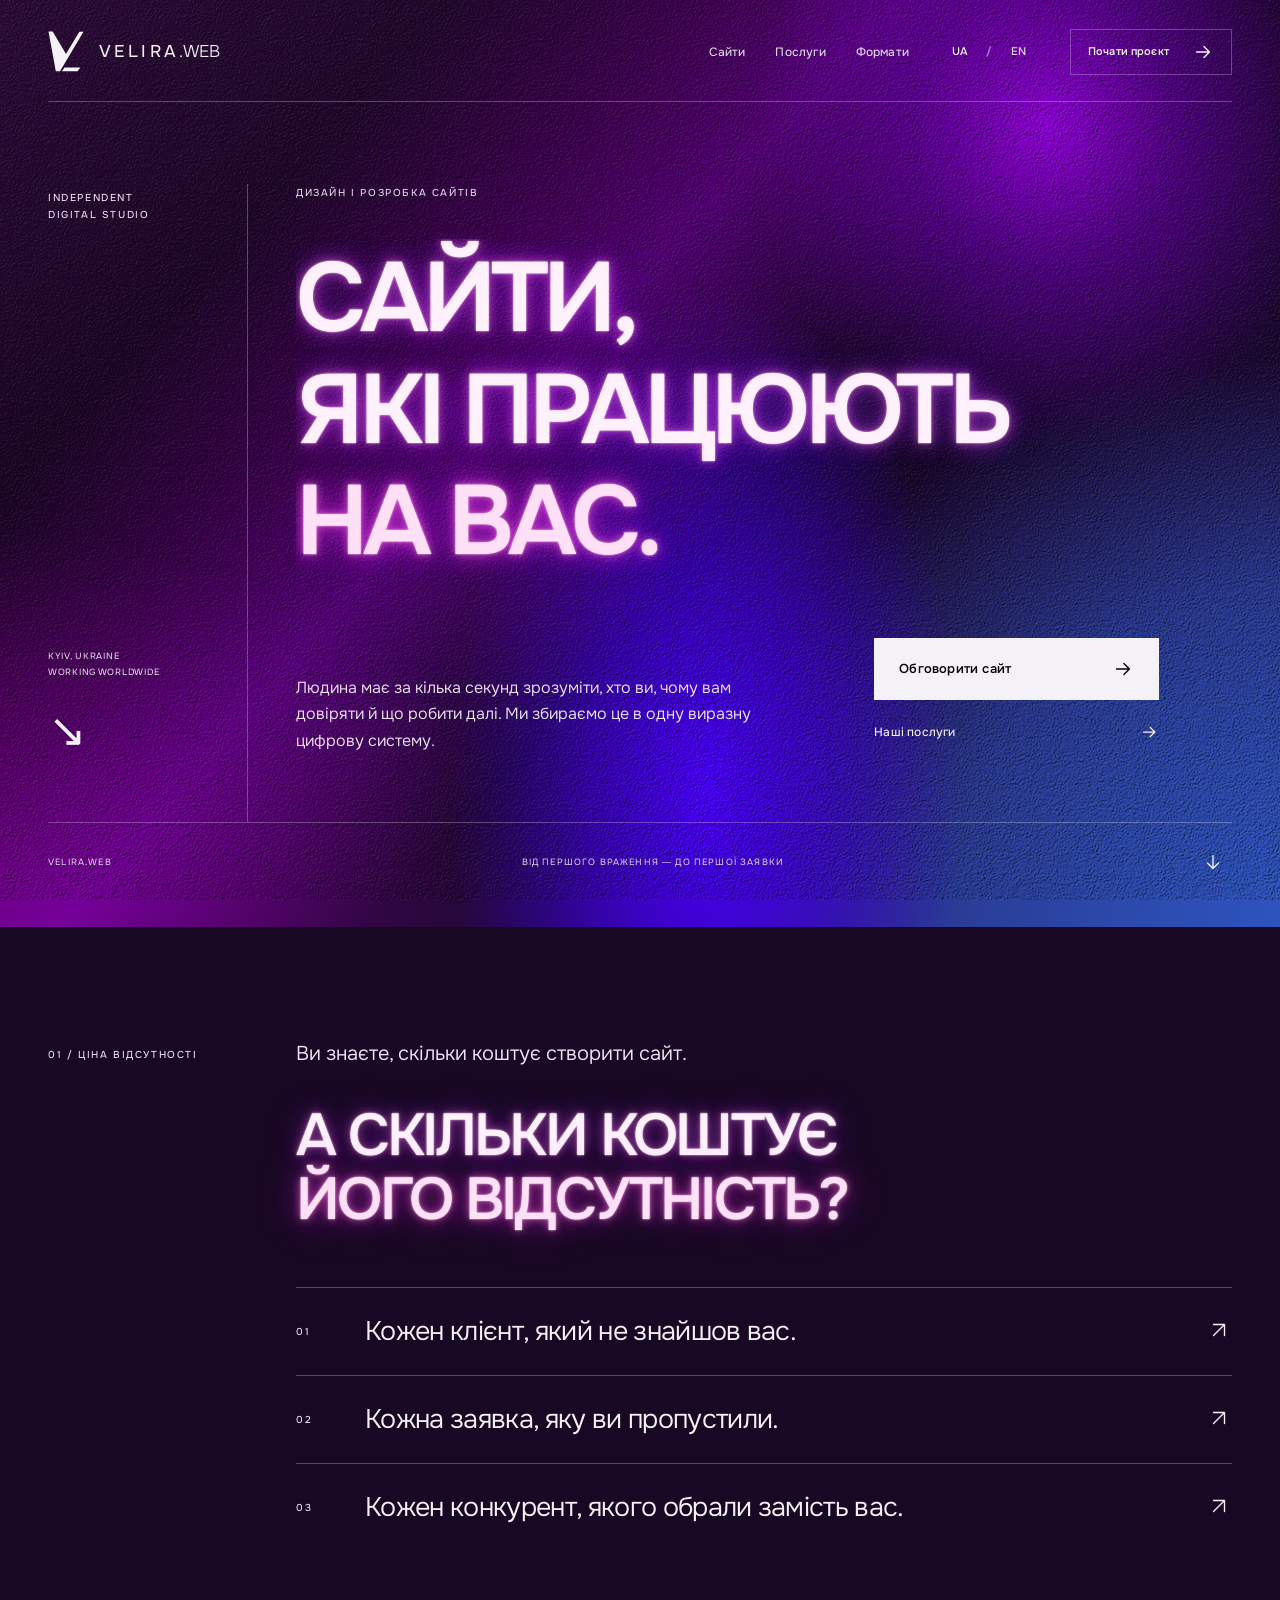
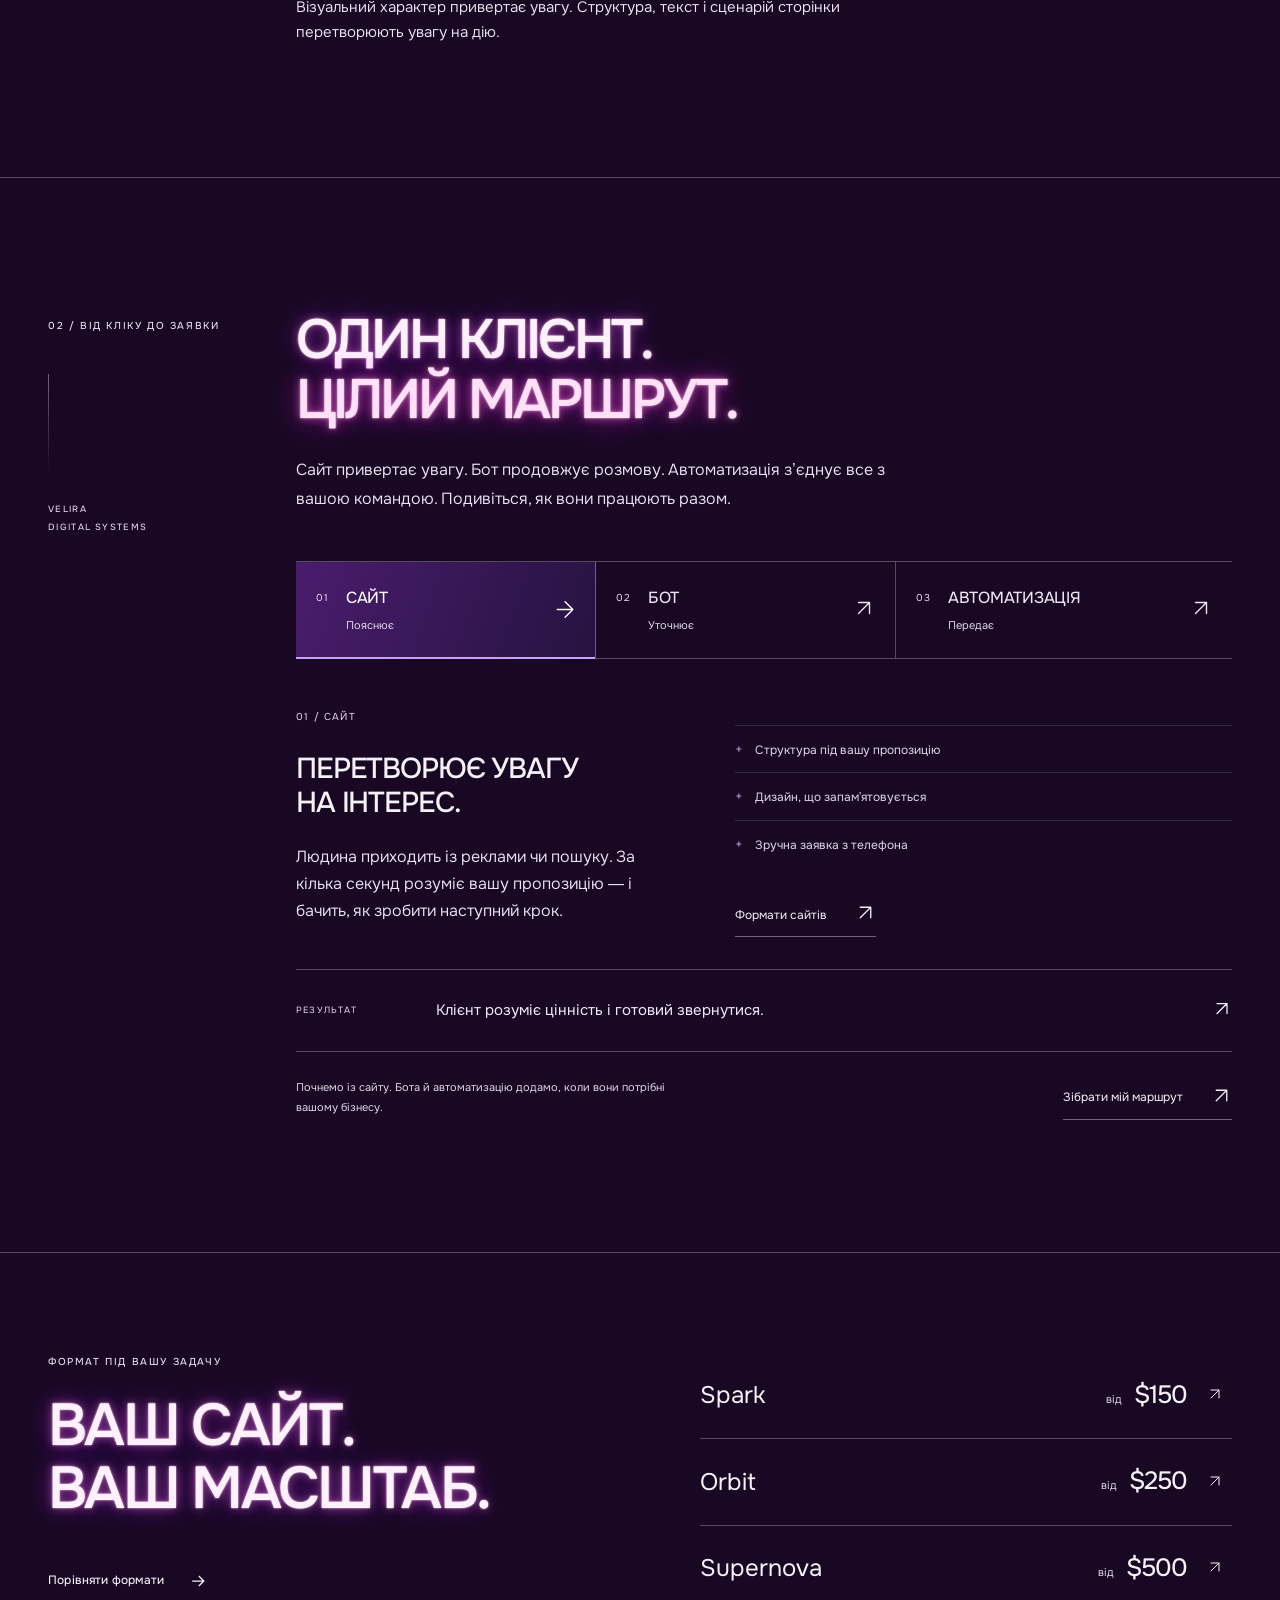
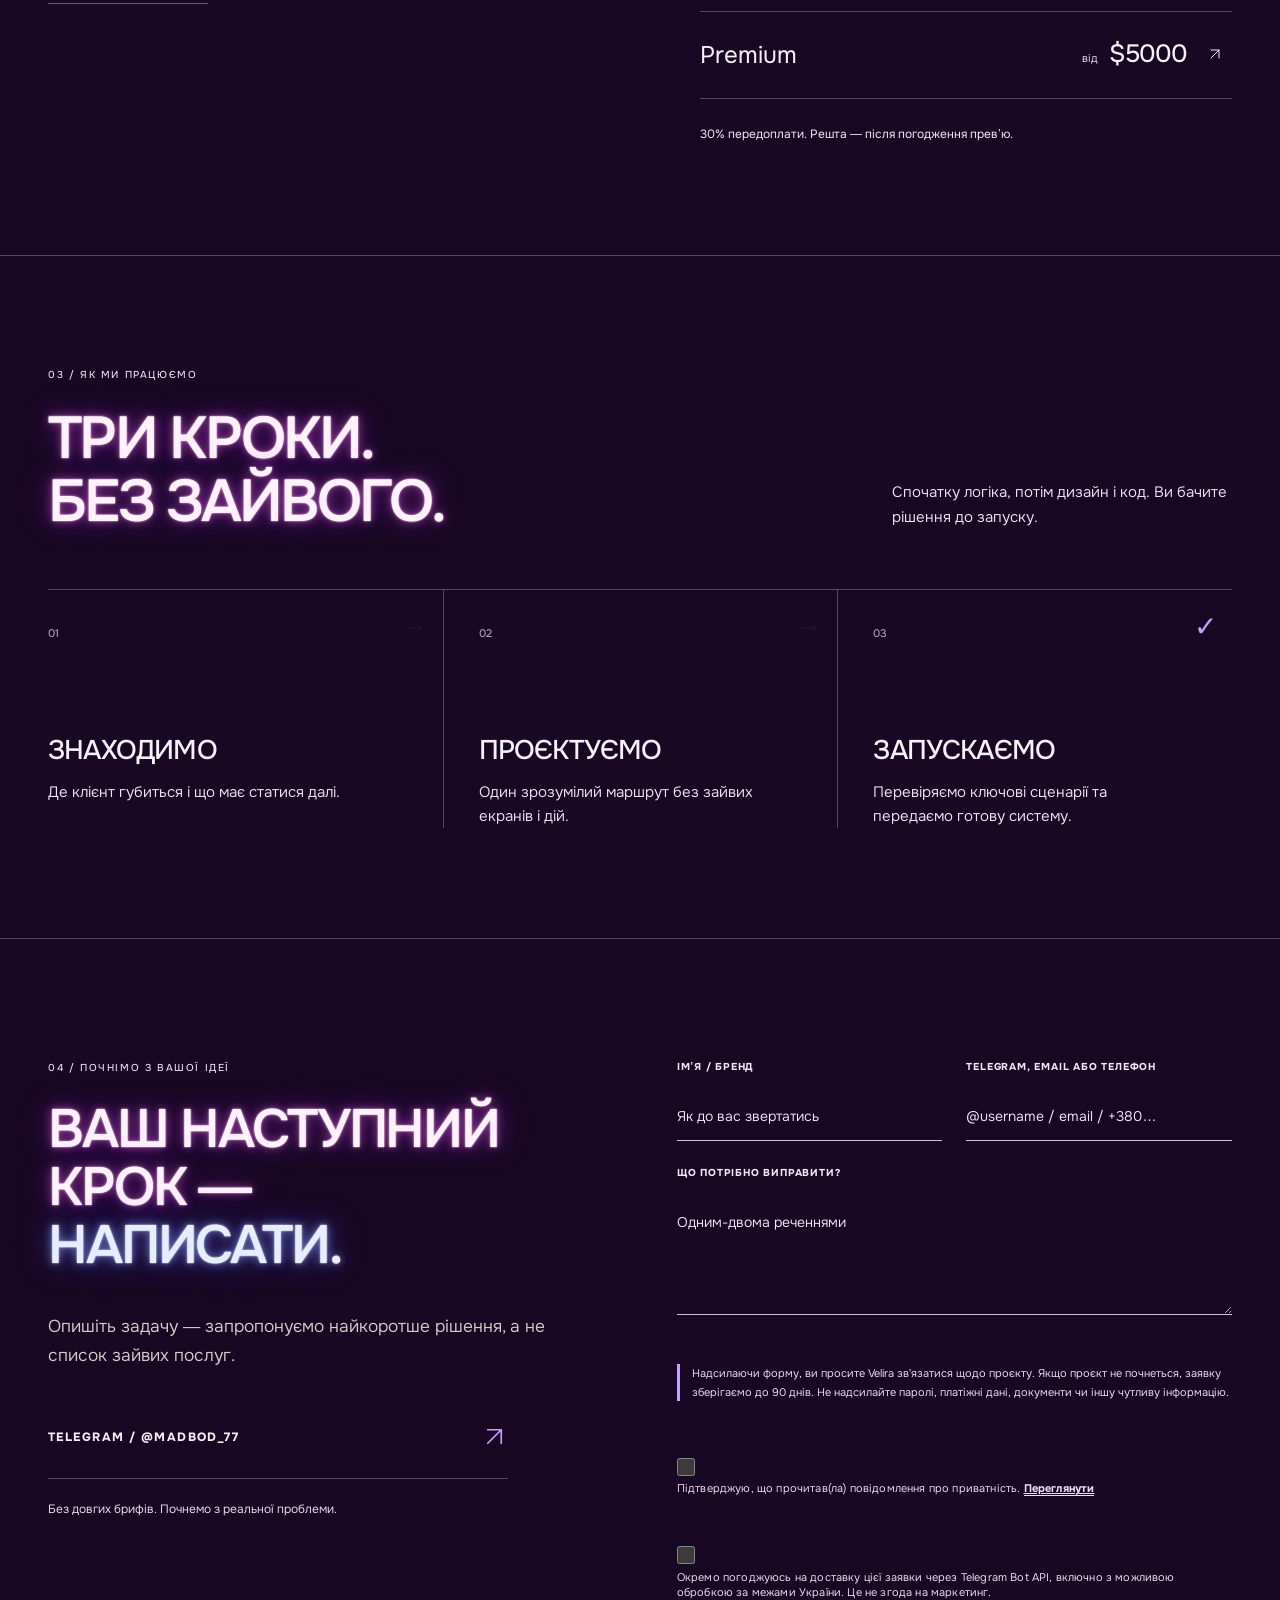
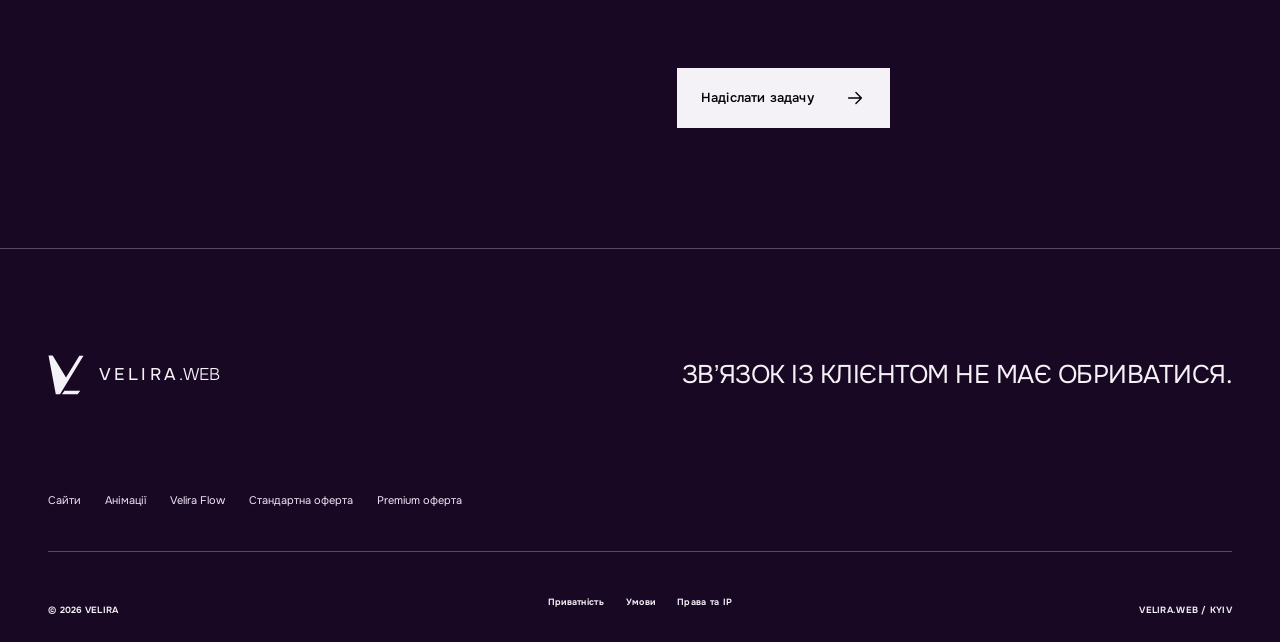
<file: index.html>
<!DOCTYPE html>
<html lang="uk" class="no-js"><head>
<meta charset="UTF-8" />
<meta name="viewport" content="width=device-width, initial-scale=1, viewport-fit=cover" />
<meta name="description" content="Velira створює сайти, Telegram-боти та автоматизації, які допомагають бізнесу не втрачати клієнтів після кліку." />
<meta name="theme-color" content="#050307" />
<meta property="og:type" content="website" />
<meta property="og:locale" content="uk_UA" />
<meta property="og:site_name" content="Velira" />
<meta property="og:title" content="Velira — сайти, Telegram-боти та автоматизації" />
<meta property="og:description" content="Один маршрут від першого кліку до заявки без втрат." />
<meta property="og:image" content="assets/img/velira-phone-hero.jpg" />
<meta name="twitter:card" content="summary_large_image" />
<title>Velira — сайти, Telegram-боти та автоматизації для бізнесу</title>
<link rel="icon" type="image/svg+xml" href="brand/velira-mark-clean.svg?v=faed01ee6c" />
<link rel="stylesheet" href="assets/css/velira-fonts.css?v=bc56376789" />

  <link rel="stylesheet" href="assets/css/veblix-home.css?v=83f161c44f" />
<noscript><style>.vl-nav__links{display:flex!important}[data-reveal]{opacity:1!important;transform:none!important}</style></noscript>
<link rel="stylesheet" href="assets/css/studio.css?v=156" />
<link rel="stylesheet" href="assets/css/services.css?v=138" />
<link rel="stylesheet" href="assets/css/studio-atmosphere.css?v=0bdb17833e" />
<link rel="stylesheet" href="assets/css/studio-neon.css?v=134" />
</head><body id="top" class="studio-home"><a class="vl-skip" href="#main-content"><span  data-ua="До головного вмісту" data-en="Skip to main content">До головного вмісту</span></a><header class="vl-nav" data-nav><a class="vl-brand" href="index.html" aria-label="Velira — на головну" data-aria-label-ua="Velira — на головну" data-aria-label-en="Velira — home"><span class="vl-brand__art"><img src="brand/velira-mark-clean.svg?v=faed01ee6c" alt="" width="38" height="43"/></span><span class="brand-word">VELIRA<span>.WEB</span></span></a><button class="vl-nav__toggle" type="button" aria-expanded="false" aria-controls="primary-nav" data-menu-toggle><span></span><span></span><span></span><b class="sr-only" data-ua="Меню" data-en="Menu">Меню</b></button><div class="vl-nav__panel" id="primary-nav" data-menu-panel><nav class="vl-nav__links" aria-label="Навігація" data-aria-label-ua="Навігація" data-aria-label-en="Navigation"><a href="websites.html" data-ua="Сайти" data-en="Websites">Сайти</a><a href="index.html#services" data-ua="Послуги" data-en="Services">Послуги</a><a href="websites.html#pricing" data-ua="Формати" data-en="Formats">Формати</a></nav><div class="vl-lang" role="group" aria-label="Мова / Language"><button type="button" class="is-active" data-lang="uk" aria-pressed="true">UA</button><span aria-hidden="true">/</span><button type="button" data-lang="en" aria-pressed="false">EN</button></div><a class="vl-button vl-button--nav" href="index.html#contact"><span  data-ua="Почати проєкт" data-en="Start a project">Почати проєкт</span><svg viewBox="0 0 24 24" aria-hidden="true"><path d="M5 12h14M13 6l6 6-6 6"/></svg></a></div></header><main id="main-content"><section class="studio-hero" aria-labelledby="hero-title"><div class="light-field" aria-hidden="true"><div class="light-beam"></div><div class="light-grain"></div></div><div class="hero-side"><span class="eyebrow">INDEPENDENT<br>DIGITAL STUDIO</span><span class="side-bottom">KYIV, UKRAINE<br>WORKING WORLDWIDE<span aria-hidden="true">↘</span></span></div><div class="hero-main"><p class="eyebrow hero-kicker"><span  data-ua="ДИЗАЙН І РОЗРОБКА САЙТІВ" data-en="WEBSITE DESIGN &amp; DEVELOPMENT">ДИЗАЙН І РОЗРОБКА САЙТІВ</span></p><h1 id="hero-title" class="studio-title"><span class="line-mask"><span class="hero-line" data-ua="САЙТИ," data-en="WEBSITES">САЙТИ,</span></span><span class="line-mask"><span class="hero-line" data-ua="ЯКІ ПРАЦЮЮТЬ" data-en="THAT WORK">ЯКІ ПРАЦЮЮТЬ</span></span><span class="line-mask"><span class="hero-line" data-ua="НА ВАС." data-en="FOR YOU.">НА ВАС.</span></span></h1><div class="hero-bottom"><p class="hero-description"><span  data-ua="Людина має за кілька секунд зрозуміти, хто ви, чому вам довіряти й що робити далі. Ми збираємо це в одну виразну цифрову систему." data-en="Within seconds, people should understand who you are, why to trust you and what to do next. We turn that into one expressive digital system.">Людина має за кілька секунд зрозуміти, хто ви, чому вам довіряти й що робити далі. Ми збираємо це в одну виразну цифрову систему.</span></p><div class="hero-actions"><a class="vl-button" href="#contact"><span  data-ua="Обговорити сайт" data-en="Discuss a website">Обговорити сайт</span><svg viewBox="0 0 24 24" aria-hidden="true"><path d="M5 12h14M13 6l6 6-6 6"/></svg></a><a class="vl-text-link" href="#services"><span  data-ua="Наші послуги" data-en="Our services">Наші послуги</span><svg viewBox="0 0 24 24" aria-hidden="true"><path d="M5 12h14M13 6l6 6-6 6"/></svg></a></div></div></div><div class="hero-caption"><span>VELIRA.WEB</span><span  data-ua="ВІД ПЕРШОГО ВРАЖЕННЯ — ДО ПЕРШОЇ ЗАЯВКИ" data-en="FROM FIRST IMPRESSION TO FIRST ENQUIRY">ВІД ПЕРШОГО ВРАЖЕННЯ — ДО ПЕРШОЇ ЗАЯВКИ</span><a href="#solutions" aria-label="Далі / Scroll down"><svg class="vl-arrow" width="1em" height="1em" viewBox="0 0 24 24" fill="none" stroke="currentColor" stroke-width="1.5" stroke-linecap="round" stroke-linejoin="round" aria-hidden="true" focusable="false"><path d="M12 5v14m-6-6 6 6 6-6"/></svg></a></div></section><section class="studio-value" id="solutions" aria-labelledby="value-title"><div class="section-label eyebrow">01 / <span  data-ua="ЦІНА ВІДСУТНОСТІ" data-en="THE COST OF ABSENCE">ЦІНА ВІДСУТНОСТІ</span></div><div class="value-content"><p class="value-intro" data-enter><span  data-ua="Ви знаєте, скільки коштує створити сайт." data-en="You know what it costs to build a website.">Ви знаєте, скільки коштує створити сайт.</span></p><h2 id="value-title" data-enter><span  data-ua="А СКІЛЬКИ КОШТУЄ" data-en="BUT WHAT DOES IT COST">А СКІЛЬКИ КОШТУЄ</span><span class="light-word" data-ua="ЙОГО ВІДСУТНІСТЬ?" data-en="NOT TO HAVE ONE?">ЙОГО ВІДСУТНІСТЬ?</span></h2><ol class="absence-list"><li data-enter><span class="eyebrow">01</span><p  data-ua="Кожен клієнт, який не знайшов вас." data-en="Every client who could not find you.">Кожен клієнт, який не знайшов вас.</p><span aria-hidden="true"><svg class="vl-arrow" width="1em" height="1em" viewBox="0 0 24 24" fill="none" stroke="currentColor" stroke-width="1.5" stroke-linecap="round" stroke-linejoin="round" aria-hidden="true" focusable="false"><path d="M6 18 18 6M6 6h12v12"/></svg></span></li><li data-enter><span class="eyebrow">02</span><p  data-ua="Кожна заявка, яку ви пропустили." data-en="Every enquiry you missed.">Кожна заявка, яку ви пропустили.</p><span aria-hidden="true"><svg class="vl-arrow" width="1em" height="1em" viewBox="0 0 24 24" fill="none" stroke="currentColor" stroke-width="1.5" stroke-linecap="round" stroke-linejoin="round" aria-hidden="true" focusable="false"><path d="M6 18 18 6M6 6h12v12"/></svg></span></li><li data-enter><span class="eyebrow">03</span><p  data-ua="Кожен конкурент, якого обрали замість вас." data-en="Every competitor chosen instead of you.">Кожен конкурент, якого обрали замість вас.</p><span aria-hidden="true"><svg class="vl-arrow" width="1em" height="1em" viewBox="0 0 24 24" fill="none" stroke="currentColor" stroke-width="1.5" stroke-linecap="round" stroke-linejoin="round" aria-hidden="true" focusable="false"><path d="M6 18 18 6M6 6h12v12"/></svg></span></li></ol><p class="value-note" data-enter><span  data-ua="Візуальний характер привертає увагу. Структура, текст і сценарій сторінки перетворюють увагу на дію." data-en="Visual character earns attention. Structure, copy and page flow turn that attention into action.">Візуальний характер привертає увагу. Структура, текст і сценарій сторінки перетворюють увагу на дію.</span></p></div></section><section class="studio-solutions sx-system" id="services" aria-labelledby="system-title"><div class="section-label eyebrow">02 / <span data-ua="ВІД КЛІКУ ДО ЗАЯВКИ" data-en="FROM CLICK TO ENQUIRY" >ВІД КЛІКУ ДО ЗАЯВКИ</span><span class="sx-rail-line" aria-hidden="true"></span><span class="sx-rail-caption">VELIRA<br>DIGITAL SYSTEMS</span></div><div class="sx-main"><header class="sx-heading" data-enter><h2 id="system-title"><span data-ua="ОДИН КЛІЄНТ." data-en="ONE CLIENT." >ОДИН КЛІЄНТ.</span><span class="sx-heading-accent"><span data-ua="ЦІЛИЙ МАРШРУТ." data-en="ONE CONNECTED JOURNEY." >ЦІЛИЙ МАРШРУТ.</span></span></h2><p><span data-ua="Сайт привертає увагу. Бот продовжує розмову. Автоматизація з’єднує все з вашою командою. Подивіться, як вони працюють разом." data-en="The website earns attention. The bot carries the conversation. Automation connects it all to your team. See how they work together." >Сайт привертає увагу. Бот продовжує розмову. Автоматизація з’єднує все з вашою командою. Подивіться, як вони працюють разом.</span></p></header><div class="sx-explorer"><div class="sx-tabs" aria-label="Кроки маршруту клієнта" data-aria-label-ua="Кроки маршруту клієнта" data-aria-label-en="Steps in the client journey"><button type="button" class="sx-tab" id="service-tab-website" data-service-tab="website"><span class="sx-tab-num">01</span><span class="sx-tab-name"><span data-ua="Сайт" data-en="Website">Сайт</span><small data-ua="Пояснює" data-en="Explains" >Пояснює</small></span><span class="sx-tab-arrow" aria-hidden="true"><svg class="vl-arrow" width="1em" height="1em" viewBox="0 0 24 24" fill="none" stroke="currentColor" stroke-width="1.5" stroke-linecap="round" stroke-linejoin="round" aria-hidden="true" focusable="false"><path d="M6 18 18 6M6 6h12v12"/></svg></span></button><button type="button" class="sx-tab" id="service-tab-bot" data-service-tab="bot"><span class="sx-tab-num">02</span><span class="sx-tab-name"><span data-ua="Бот" data-en="Bot">Бот</span><small data-ua="Уточнює" data-en="Clarifies" >Уточнює</small></span><span class="sx-tab-arrow" aria-hidden="true"><svg class="vl-arrow" width="1em" height="1em" viewBox="0 0 24 24" fill="none" stroke="currentColor" stroke-width="1.5" stroke-linecap="round" stroke-linejoin="round" aria-hidden="true" focusable="false"><path d="M6 18 18 6M6 6h12v12"/></svg></span></button><button type="button" class="sx-tab" id="service-tab-automation" data-service-tab="automation"><span class="sx-tab-num">03</span><span class="sx-tab-name"><span data-ua="Автоматизація" data-en="Automation">Автоматизація</span><small data-ua="Передає" data-en="Connects" >Передає</small></span><span class="sx-tab-arrow" aria-hidden="true"><svg class="vl-arrow" width="1em" height="1em" viewBox="0 0 24 24" fill="none" stroke="currentColor" stroke-width="1.5" stroke-linecap="round" stroke-linejoin="round" aria-hidden="true" focusable="false"><path d="M6 18 18 6M6 6h12v12"/></svg></span></button></div><div class="sx-panels"><article class="sx-panel" id="service-panel-website" data-service-panel="website" aria-labelledby="service-heading-website"><div class="sx-copy"><p class="sx-panel-kicker">01 / <span data-ua="САЙТ" data-en="WEBSITE" >САЙТ</span></p><h3 id="service-heading-website" class="sx-stagger"><span data-ua="ПЕРЕТВОРЮЄ УВАГУ" data-en="TURNS ATTENTION" >ПЕРЕТВОРЮЄ УВАГУ</span><span data-ua="НА ІНТЕРЕС." data-en="INTO INTEREST." >НА ІНТЕРЕС.</span></h3><p class="sx-description sx-stagger"><span data-ua="Людина приходить із реклами чи пошуку. За кілька секунд розуміє вашу пропозицію — і бачить, як зробити наступний крок." data-en="Someone arrives from an ad or search. Within seconds, they understand your offer — and see how to take the next step." >Людина приходить із реклами чи пошуку. За кілька секунд розуміє вашу пропозицію — і бачить, як зробити наступний крок.</span></p></div><div class="sx-details"><ul class="sx-features sx-stagger"><li><span data-ua="Структура під вашу пропозицію" data-en="Structure built around your offer" >Структура під вашу пропозицію</span></li><li><span data-ua="Дизайн, що запам’ятовується" data-en="Design people remember" >Дизайн, що запам’ятовується</span></li><li><span data-ua="Зручна заявка з телефона" data-en="Easy enquiries from a phone" >Зручна заявка з телефона</span></li></ul><a class="sx-detail-link" href="websites.html"><span data-ua="Формати сайтів" data-en="Website formats" >Формати сайтів</span><span aria-hidden="true"><svg class="vl-arrow" width="1em" height="1em" viewBox="0 0 24 24" fill="none" stroke="currentColor" stroke-width="1.5" stroke-linecap="round" stroke-linejoin="round" aria-hidden="true" focusable="false"><path d="M6 18 18 6M6 6h12v12"/></svg></span></a></div><div class="sx-outcome"><span class="sx-outcome-label"><span data-ua="РЕЗУЛЬТАТ" data-en="THE RESULT" >РЕЗУЛЬТАТ</span></span><p><span data-ua="Клієнт розуміє цінність і готовий звернутися." data-en="The client sees the value and is ready to reach out." >Клієнт розуміє цінність і готовий звернутися.</span></p><span aria-hidden="true"><svg class="vl-arrow" width="1em" height="1em" viewBox="0 0 24 24" fill="none" stroke="currentColor" stroke-width="1.5" stroke-linecap="round" stroke-linejoin="round" aria-hidden="true" focusable="false"><path d="M6 18 18 6M6 6h12v12"/></svg></span></div></article><article class="sx-panel" id="service-panel-bot" data-service-panel="bot" aria-labelledby="service-heading-bot"><div class="sx-copy"><p class="sx-panel-kicker">02 / <span data-ua="TELEGRAM-БОТ" data-en="TELEGRAM BOT" >TELEGRAM-БОТ</span></p><h3 id="service-heading-bot" class="sx-stagger"><span data-ua="ПІДХОПЛЮЄ ДІАЛОГ." data-en="KEEPS THE DIALOGUE." >ПІДХОПЛЮЄ ДІАЛОГ.</span><span data-ua="ЗБИРАЄ ГОЛОВНЕ." data-en="GETS THE DETAILS." >ЗБИРАЄ ГОЛОВНЕ.</span></h3><p class="sx-description sx-stagger"><span data-ua="Коли людині потрібна відповідь, бот допомагає розібратися: відповідає на типові питання, уточнює задачу й готує звернення для команди." data-en="When someone needs an answer, the bot helps: it handles common questions, clarifies the task and prepares the enquiry for your team." >Коли людині потрібна відповідь, бот допомагає розібратися: відповідає на типові питання, уточнює задачу й готує звернення для команди.</span></p></div><div class="sx-stage"><div class="sx-stage-label"><span><span data-ua="ПРИКЛАД СЦЕНАРІЮ" data-en="ILLUSTRATIVE SCENARIO" >ПРИКЛАД СЦЕНАРІЮ</span></span><span>02 / 03</span></div><div class="sx-chat sx-stagger"><div class="sx-chat-head"><span class="sx-chat-avatar" aria-hidden="true">V.</span><div><b>Velira Bot</b><small data-ua="ПРИКЛАД ДІАЛОГУ" data-en="SAMPLE CONVERSATION" >ПРИКЛАД ДІАЛОГУ</small></div><span class="sx-chat-symbol" aria-hidden="true"><svg class="vl-arrow" width="1em" height="1em" viewBox="0 0 24 24" fill="none" stroke="currentColor" stroke-width="1.5" stroke-linecap="round" stroke-linejoin="round" aria-hidden="true" focusable="false"><path d="M6 18 18 6M6 6h12v12"/></svg></span></div><div class="sx-chat-body"><div class="sx-message sx-stagger"><span data-ua="Вітаю! Допоможу уточнити вашу задачу. Що хочете створити?" data-en="Hello! Let’s clarify your task. What would you like to build?" >Вітаю! Допоможу уточнити вашу задачу. Що хочете створити?</span></div><div class="sx-message sx-message--client sx-stagger"><span data-ua="Сайт для мого бізнесу." data-en="A website for my business." >Сайт для мого бізнесу.</span></div><div class="sx-message sx-stagger"><span data-ua="Чудово. Зберемо деталі та передамо їх команді, щоб продовжити розмову по суті." data-en="Great. We’ll gather the details and pass them to the team for a focused conversation." >Чудово. Зберемо деталі та передамо їх команді, щоб продовжити розмову по суті.</span></div><div class="sx-chat-brief sx-stagger"><span><span data-ua="ЗАПИТ" data-en="ENQUIRY" >ЗАПИТ</span> V—01</span><p><span data-ua="Сайт для бізнесу" data-en="Business website" >Сайт для бізнесу</span><small><span data-ua="Джерело: сайт · Наступний крок: обговорення" data-en="Source: website · Next step: discussion" >Джерело: сайт · Наступний крок: обговорення</span></small></p></div><button class="sx-demo-action" type="button" data-service-next="automation"><span data-ua="Передати команді" data-en="Pass to the team" >Передати команді</span><span aria-hidden="true"><svg class="vl-arrow" width="1em" height="1em" viewBox="0 0 24 24" fill="none" stroke="currentColor" stroke-width="1.5" stroke-linecap="round" stroke-linejoin="round" aria-hidden="true" focusable="false"><path d="M6 18 18 6M6 6h12v12"/></svg></span></button></div></div><div class="sx-stage-hint"><span data-ua="Натисніть кнопку й пройдіть шлях клієнта" data-en="Press the button to follow the client’s journey" >Натисніть кнопку й пройдіть шлях клієнта</span></div></div><div class="sx-details"><ul class="sx-features sx-stagger"><li><span data-ua="Сценарій під ваші послуги" data-en="A conversation built for your services" >Сценарій під ваші послуги</span></li><li><span data-ua="Потрібні питання без довгого брифу" data-en="The right questions, without a long brief" >Потрібні питання без довгого брифу</span></li><li><span data-ua="Передача розмови людині" data-en="A clear handoff to a person" >Передача розмови людині</span></li></ul><a class="sx-detail-link" href="flow.html"><span data-ua="Можливості Velira Flow" data-en="Explore Velira Flow" >Можливості Velira Flow</span><span aria-hidden="true"><svg class="vl-arrow" width="1em" height="1em" viewBox="0 0 24 24" fill="none" stroke="currentColor" stroke-width="1.5" stroke-linecap="round" stroke-linejoin="round" aria-hidden="true" focusable="false"><path d="M6 18 18 6M6 6h12v12"/></svg></span></a></div><div class="sx-outcome"><span class="sx-outcome-label"><span data-ua="РЕЗУЛЬТАТ" data-en="THE RESULT" >РЕЗУЛЬТАТ</span></span><p><span data-ua="Ви отримуєте запит, у якому вже є суть." data-en="You receive an enquiry with the essentials already clear." >Ви отримуєте запит, у якому вже є суть.</span></p><span aria-hidden="true"><svg class="vl-arrow" width="1em" height="1em" viewBox="0 0 24 24" fill="none" stroke="currentColor" stroke-width="1.5" stroke-linecap="round" stroke-linejoin="round" aria-hidden="true" focusable="false"><path d="M6 18 18 6M6 6h12v12"/></svg></span></div></article><article class="sx-panel" id="service-panel-automation" data-service-panel="automation" aria-labelledby="service-heading-automation"><div class="sx-copy"><p class="sx-panel-kicker">03 / <span data-ua="АВТОМАТИЗАЦІЯ" data-en="AUTOMATION" >АВТОМАТИЗАЦІЯ</span></p><h3 id="service-heading-automation" class="sx-stagger"><span data-ua="ПЕРЕДАЄ ЗАЯВКУ." data-en="DELIVERS THE LEAD." >ПЕРЕДАЄ ЗАЯВКУ.</span><span data-ua="ЗБЕРІГАЄ КОНТЕКСТ." data-en="KEEPS THE CONTEXT." >ЗБЕРІГАЄ КОНТЕКСТ.</span></h3><p class="sx-description sx-stagger"><span data-ua="Дані не потрібно переносити вручну. Налаштований сценарій передає контакт, задачу та джерело звернення туди, де працює ваша команда." data-en="No need to copy details by hand. A configured workflow sends the contact, task and enquiry source to the tools your team uses." >Дані не потрібно переносити вручну. Налаштований сценарій передає контакт, задачу та джерело звернення туди, де працює ваша команда.</span></p></div><div class="sx-stage"><div class="sx-stage-label"><span><span data-ua="ПРИКЛАД СЦЕНАРІЮ" data-en="ILLUSTRATIVE SCENARIO" >ПРИКЛАД СЦЕНАРІЮ</span></span><span>03 / 03</span></div><div class="sx-flow sx-stagger"><div class="sx-flow-heading"><span><span data-ua="МАРШРУТ ЗАЯВКИ" data-en="ENQUIRY ROUTE" >МАРШРУТ ЗАЯВКИ</span></span><span>V—01</span></div><div class="sx-flow-route"><div class="sx-flow-node"><span class="sx-node-symbol" aria-hidden="true"><svg class="vl-arrow" width="1em" height="1em" viewBox="0 0 24 24" fill="none" stroke="currentColor" stroke-width="1.5" stroke-linecap="round" stroke-linejoin="round" aria-hidden="true" focusable="false"><path d="M6 18 18 6M6 6h12v12"/></svg></span><span data-ua="Сайт" data-en="Website" >Сайт</span></div><span class="sx-route-line" aria-hidden="true"></span><div class="sx-flow-node"><span class="sx-node-symbol" aria-hidden="true"><svg class="vl-arrow" width="1em" height="1em" viewBox="0 0 24 24" fill="none" stroke="currentColor" stroke-width="1.5" stroke-linecap="round" stroke-linejoin="round" aria-hidden="true" focusable="false"><path d="M6 4v12h13m-5-5 5 5-5 5"/></svg></span><span data-ua="Бот" data-en="Bot" >Бот</span></div><span class="sx-route-line" aria-hidden="true"></span><div class="sx-flow-node sx-flow-node--end"><span class="sx-node-symbol" aria-hidden="true">✓</span><span data-ua="Команда" data-en="Team" >Команда</span></div></div><div class="sx-lead sx-stagger"><div class="sx-lead-heading"><span data-ua="ЗАЯВКА З КОНТЕКСТОМ" data-en="AN ENQUIRY WITH CONTEXT" >ЗАЯВКА З КОНТЕКСТОМ</span><span aria-hidden="true"><svg class="vl-arrow" width="1em" height="1em" viewBox="0 0 24 24" fill="none" stroke="currentColor" stroke-width="1.5" stroke-linecap="round" stroke-linejoin="round" aria-hidden="true" focusable="false"><path d="M6 18 18 6M6 6h12v12"/></svg></span></div><dl><div><dt><span data-ua="Контакт" data-en="Contact" >Контакт</span></dt><dd><span data-ua="Дані клієнта" data-en="Client details" >Дані клієнта</span></dd></div><div><dt><span data-ua="Задача" data-en="Task" >Задача</span></dt><dd><span data-ua="Сайт для бізнесу" data-en="Business website" >Сайт для бізнесу</span></dd></div><div><dt><span data-ua="Джерело" data-en="Source" >Джерело</span></dt><dd><span data-ua="Сайт → Telegram-бот" data-en="Website → Telegram bot" >Сайт → Telegram-бот</span></dd></div></dl><div class="sx-lead-destination"><span aria-hidden="true"><svg class="vl-arrow" width="1em" height="1em" viewBox="0 0 24 24" fill="none" stroke="currentColor" stroke-width="1.5" stroke-linecap="round" stroke-linejoin="round" aria-hidden="true" focusable="false"><path d="M6 4v12h13m-5-5 5 5-5 5"/></svg></span><span data-ua="Таблиця або CRM + сповіщення команді" data-en="Spreadsheet or CRM + a team notification" >Таблиця або CRM + сповіщення команді</span></div></div><p class="sx-flow-note"><span data-ua="Інтеграції підбираємо під ваші інструменти та процес." data-en="We choose integrations to fit your tools and process." >Інтеграції підбираємо під ваші інструменти та процес.</span></p></div><div class="sx-stage-hint"><span data-ua="Так звернення стає зрозумілою задачею" data-en="This is how an enquiry becomes a clear task" >Так звернення стає зрозумілою задачею</span></div></div><div class="sx-details"><ul class="sx-features sx-stagger"><li><span data-ua="Форма й бот в одному маршруті" data-en="Forms and bot in one connected route" >Форма й бот в одному маршруті</span></li><li><span data-ua="Передача в таблицю або CRM" data-en="Delivery to a spreadsheet or CRM" >Передача в таблицю або CRM</span></li><li><span data-ua="Сповіщення відповідальній людині" data-en="A notification for the right person" >Сповіщення відповідальній людині</span></li></ul><a class="sx-detail-link" href="index.html#contact"><span data-ua="Обговорити автоматизацію" data-en="Discuss automation" >Обговорити автоматизацію</span><span aria-hidden="true"><svg class="vl-arrow" width="1em" height="1em" viewBox="0 0 24 24" fill="none" stroke="currentColor" stroke-width="1.5" stroke-linecap="round" stroke-linejoin="round" aria-hidden="true" focusable="false"><path d="M6 18 18 6M6 6h12v12"/></svg></span></a></div><div class="sx-outcome"><span class="sx-outcome-label"><span data-ua="РЕЗУЛЬТАТ" data-en="THE RESULT" >РЕЗУЛЬТАТ</span></span><p><span data-ua="Команда бачить, кому відповісти та з чого почати." data-en="Your team knows who to contact and where to start." >Команда бачить, кому відповісти та з чого почати.</span></p><span aria-hidden="true"><svg class="vl-arrow" width="1em" height="1em" viewBox="0 0 24 24" fill="none" stroke="currentColor" stroke-width="1.5" stroke-linecap="round" stroke-linejoin="round" aria-hidden="true" focusable="false"><path d="M6 18 18 6M6 6h12v12"/></svg></span></div></article></div></div><div class="sx-footer"><p><span data-ua="Почнемо із сайту. Бота й автоматизацію додамо, коли вони потрібні вашому бізнесу." data-en="Start with the website. Add a bot and automation when your business needs them." >Почнемо із сайту. Бота й автоматизацію додамо, коли вони потрібні вашому бізнесу.</span></p><a class="sx-detail-link" href="#contact"><span data-ua="Зібрати мій маршрут" data-en="Build my client journey" >Зібрати мій маршрут</span><span aria-hidden="true"><svg class="vl-arrow" width="1em" height="1em" viewBox="0 0 24 24" fill="none" stroke="currentColor" stroke-width="1.5" stroke-linecap="round" stroke-linejoin="round" aria-hidden="true" focusable="false"><path d="M6 18 18 6M6 6h12v12"/></svg></span></a></div></div></section><section class="studio-price" aria-labelledby="price-title"><div data-enter><p class="eyebrow"><span  data-ua="ФОРМАТ ПІД ВАШУ ЗАДАЧУ" data-en="A FORMAT FOR YOUR BRIEF">ФОРМАТ ПІД ВАШУ ЗАДАЧУ</span></p><h2 id="price-title"><span  data-ua="ВАШ САЙТ." data-en="YOUR WEBSITE.">ВАШ САЙТ.</span><span  data-ua="ВАШ МАСШТАБ." data-en="YOUR SCALE.">ВАШ МАСШТАБ.</span></h2><a class="vl-text-link" href="websites.html#pricing"><span  data-ua="Порівняти формати" data-en="Compare formats">Порівняти формати</span><svg viewBox="0 0 24 24" aria-hidden="true"><path d="M5 12h14M13 6l6 6-6 6"/></svg></a></div><div class="price-preview"><a href="websites.html#pricing"><span>Spark</span><b><span  data-ua="від" data-en="from">від</span> $150</b><span aria-hidden="true"><svg class="vl-arrow" width="1em" height="1em" viewBox="0 0 24 24" fill="none" stroke="currentColor" stroke-width="1.5" stroke-linecap="round" stroke-linejoin="round" aria-hidden="true" focusable="false"><path d="M6 18 18 6M6 6h12v12"/></svg></span></a><a href="websites.html#pricing"><span>Orbit</span><b><span  data-ua="від" data-en="from">від</span> $250</b><span aria-hidden="true"><svg class="vl-arrow" width="1em" height="1em" viewBox="0 0 24 24" fill="none" stroke="currentColor" stroke-width="1.5" stroke-linecap="round" stroke-linejoin="round" aria-hidden="true" focusable="false"><path d="M6 18 18 6M6 6h12v12"/></svg></span></a><a href="websites.html#pricing"><span>Supernova</span><b><span  data-ua="від" data-en="from">від</span> $500</b><span aria-hidden="true"><svg class="vl-arrow" width="1em" height="1em" viewBox="0 0 24 24" fill="none" stroke="currentColor" stroke-width="1.5" stroke-linecap="round" stroke-linejoin="round" aria-hidden="true" focusable="false"><path d="M6 18 18 6M6 6h12v12"/></svg></span></a><a href="websites.html#pricing"><span>Premium</span><b><span  data-ua="від" data-en="from">від</span> $5000</b><span aria-hidden="true"><svg class="vl-arrow" width="1em" height="1em" viewBox="0 0 24 24" fill="none" stroke="currentColor" stroke-width="1.5" stroke-linecap="round" stroke-linejoin="round" aria-hidden="true" focusable="false"><path d="M6 18 18 6M6 6h12v12"/></svg></span></a><p><span  data-ua="30% передоплати. Решта — після погодження прев’ю." data-en="30% deposit. The balance follows preview approval.">30% передоплати. Решта — після погодження прев’ю.</span></p></div></section><section class="vl-section vl-process" id="process" aria-labelledby="process-title">
      <div class="vl-wrap">
        <header class="vl-section__head vl-section__head--split" data-enter><div><p class="vl-index" data-ua="03 / ЯК МИ ПРАЦЮЄМО" data-en="03 / HOW WE WORK">03 / ЯК МИ ПРАЦЮЄМО</p><h2 id="process-title"><span data-ua="ТРИ КРОКИ." data-en="THREE STEPS.">ТРИ КРОКИ.</span><span data-ua="БЕЗ ЗАЙВОГО." data-en="NOTHING EXTRA.">БЕЗ ЗАЙВОГО.</span></h2></div><p data-ua="Спочатку логіка, потім дизайн і код. Ви бачите рішення до запуску." data-en="Logic first, then design and code. You see the solution before launch.">Спочатку логіка, потім дизайн і код. Ви бачите рішення до запуску.</p></header>
        <ol class="vl-steps">
          <li data-enter><span>01</span><h3 data-ua="ЗНАХОДИМО" data-en="FIND">ЗНАХОДИМО</h3><p data-ua="Де клієнт губиться і що має статися далі." data-en="Where the client gets lost and what should happen next.">Де клієнт губиться і що має статися далі.</p></li>
          <li data-enter><span>02</span><h3 data-ua="ПРОЄКТУЄМО" data-en="DESIGN">ПРОЄКТУЄМО</h3><p data-ua="Один зрозумілий маршрут без зайвих екранів і дій." data-en="One clear route without unnecessary screens or actions.">Один зрозумілий маршрут без зайвих екранів і дій.</p></li>
          <li data-enter><span>03</span><h3 data-ua="ЗАПУСКАЄМО" data-en="LAUNCH">ЗАПУСКАЄМО</h3><p data-ua="Перевіряємо ключові сценарії та передаємо готову систему." data-en="We verify the key scenarios and hand over a working system.">Перевіряємо ключові сценарії та передаємо готову систему.</p></li>
        </ol>
      </div>
    </section><section class="vl-contact" id="contact" aria-labelledby="contact-title">
      <div class="vl-wrap vl-contact__grid">
        <div class="vl-contact__copy" data-enter>
          <p class="vl-index" data-ua="04 / ПОЧНІМО З ВАШОЇ ІДЕЇ" data-en="04 / START WITH YOUR IDEA">04 / ПОЧНІМО З ВАШОЇ ІДЕЇ</p>
          <h2 id="contact-title"><span  data-ua="ВАШ НАСТУПНИЙ" data-en="YOUR NEXT">ВАШ НАСТУПНИЙ</span><span  data-ua="КРОК —" data-en="STEP —">КРОК —</span><span  data-ua="НАПИСАТИ." data-en="SAY HELLO.">НАПИСАТИ.</span></h2>
          <p data-ua="Опишіть задачу — запропонуємо найкоротше рішення, а не список зайвих послуг." data-en="Describe the problem and we’ll propose the shortest solution — not a list of services you do not need.">Опишіть задачу — запропонуємо найкоротше рішення, а не список зайвих послуг.</p>
          <a class="vl-telegram-link" href="https://t.me/madbod_77" target="_blank" rel="noopener"><span>TELEGRAM / @MADBOD_77</span><b><svg class="vl-arrow" width="1em" height="1em" viewBox="0 0 24 24" fill="none" stroke="currentColor" stroke-width="1.5" stroke-linecap="round" stroke-linejoin="round" aria-hidden="true" focusable="false"><path d="M6 18 18 6M6 6h12v12"/></svg></b></a>
          <p class="vl-contact__micro" data-ua="Без довгих брифів. Почнемо з реальної проблеми." data-en="No long briefs. We start with the real problem.">Без довгих брифів. Почнемо з реальної проблеми.</p>
        </div>
        <form class="vl-form" id="velira-lead-form" novalidate data-lead-form data-enter>
          <div class="vl-form__row">
            <label><span data-ua="Ім’я / бренд" data-en="Name / brand">Ім’я / бренд</span><input type="text" name="name" autocomplete="name" required maxlength="200" placeholder="Як до вас звертатись" data-placeholder-ua="Як до вас звертатись" data-placeholder-en="How should we address you?" /></label>
            <label><span data-ua="Telegram, email або телефон" data-en="Telegram, email or phone">Telegram, email або телефон</span><input type="text" name="contact" autocomplete="off" required maxlength="200" placeholder="@username / email / +380…" data-placeholder-ua="@username / email / +380…" data-placeholder-en="@username / email / phone" /></label>
          </div>
          <input type="hidden" name="plan" value="Потрібна діагностика" />
          <input type="hidden" name="privacyVersion" value="2026-08-25-v2" />
          <input type="hidden" name="source" value="home" />
          <label><span data-ua="Що потрібно виправити?" data-en="What needs fixing?">Що потрібно виправити?</span><textarea name="brief" rows="4" required maxlength="2000" placeholder="Одним-двома реченнями" data-placeholder-ua="Одним-двома реченнями" data-placeholder-en="One or two sentences"></textarea></label>
          <p class="vl-form__privacy-note" data-ua="Надсилаючи форму, ви просите Velira зв’язатися щодо проєкту. Якщо проєкт не почнеться, заявку зберігаємо до 90 днів. Не надсилайте паролі, платіжні дані, документи чи іншу чутливу інформацію." data-en="By submitting, you ask Velira to contact you about the project. If no project starts, we retain the enquiry for up to 90 days. Do not send passwords, payment data, identity documents or other sensitive information.">Надсилаючи форму, ви просите Velira зв’язатися щодо проєкту. Якщо проєкт не почнеться, заявку зберігаємо до 90 днів. Не надсилайте паролі, платіжні дані, документи чи іншу чутливу інформацію.</p>
          <label class="vl-form__consent"><input type="checkbox" name="privacyAcknowledged" value="true" required /><span><i></i><b data-ua="Підтверджую, що прочитав(ла) повідомлення про приватність." data-en="I confirm that I have read the Privacy Notice.">Підтверджую, що прочитав(ла) повідомлення про приватність.</b> <a href="privacy.html" data-href-ua="privacy.html" data-href-en="privacy-en.html" data-ua="Переглянути" data-en="Read it">Переглянути</a></span></label>
          <label class="vl-form__consent"><input type="checkbox" name="telegramDeliveryConsent" value="true" required /><span><i></i><b data-ua="Окремо погоджуюсь на доставку цієї заявки через Telegram Bot API, включно з можливою обробкою за межами України. Це не згода на маркетинг." data-en="I separately consent to delivery of this enquiry through Telegram Bot API, including possible processing outside Ukraine. This is not marketing consent.">Окремо погоджуюсь на доставку цієї заявки через Telegram Bot API, включно з можливою обробкою за межами України. Це не згода на маркетинг.</b></span></label>
          <label class="vl-form__trap" aria-hidden="true">Company<input type="text" name="company" tabindex="-1" autocomplete="off" /></label>
          <div class="vl-form__foot"><button class="vl-button" type="submit" data-submit><span data-ua="Надіслати задачу" data-en="Send the brief">Надіслати задачу</span><svg viewBox="0 0 24 24" aria-hidden="true"><path d="M5 12h14M13 6l6 6-6 6" /></svg></button><p class="vl-form__status" data-form-status role="status" aria-live="polite"></p></div>
          <noscript><p><a href="https://t.me/madbod_77">Напишіть нам у Telegram →</a></p></noscript>
        </form>
      </div>
    </section></main><footer class="vl-footer">
  <div class="vl-wrap">
    <div class="vl-footer__top"><a class="vl-brand vl-brand--footer" href="#top" aria-label="Velira — нагору" data-aria-label-ua="Velira — нагору" data-aria-label-en="Velira — back to top"><span class="vl-brand__art"><img src="brand/velira-mark-clean.svg?v=faed01ee6c" alt="" width="38" height="43"/></span><span class="brand-word">VELIRA<span>.WEB</span></span></a><p data-ua="ЗВ’ЯЗОК ІЗ КЛІЄНТОМ НЕ МАЄ ОБРИВАТИСЯ." data-en="THE LINE TO YOUR CLIENT SHOULD NEVER BREAK.">ЗВ’ЯЗОК ІЗ КЛІЄНТОМ НЕ МАЄ ОБРИВАТИСЯ.</p></div>
    <div class="studio-footer-links"><a href="websites.html" data-ua="Сайти" data-en="Websites">Сайти</a><a href="animations.html" data-ua="Анімації" data-en="Motion">Анімації</a><a href="flow.html">Velira Flow</a><a href="offer-standard.html" data-ua="Стандартна оферта" data-en="Standard offer">Стандартна оферта</a><a href="offer-premium.html" data-ua="Premium оферта" data-en="Premium offer">Premium оферта</a></div><div class="vl-footer__bottom"><span>© <span data-year>2026</span> VELIRA</span><div><a href="privacy.html" data-href-ua="privacy.html" data-href-en="privacy-en.html" data-ua="Приватність" data-en="Privacy">Приватність</a><a href="terms.html" data-href-ua="terms.html" data-href-en="terms-en.html" data-ua="Умови" data-en="Terms">Умови</a><a href="rights.html" data-href-ua="rights.html" data-href-en="rights-en.html" data-ua="Права та IP" data-en="Rights &amp; IP">Права та IP</a></div><span>VELIRA.WEB / KYIV</span></div>
  </div>
</footer><script src="assets/js/veblix-home.js?v=7bbd8d2612" defer></script><script src="assets/js/studio.js?v=138" defer></script><script src="assets/js/studio-metadata.js?v=6c267fd8c4" defer></script>
<script src="assets/js/services.js?v=138" defer></script>
</body></html>
</file>
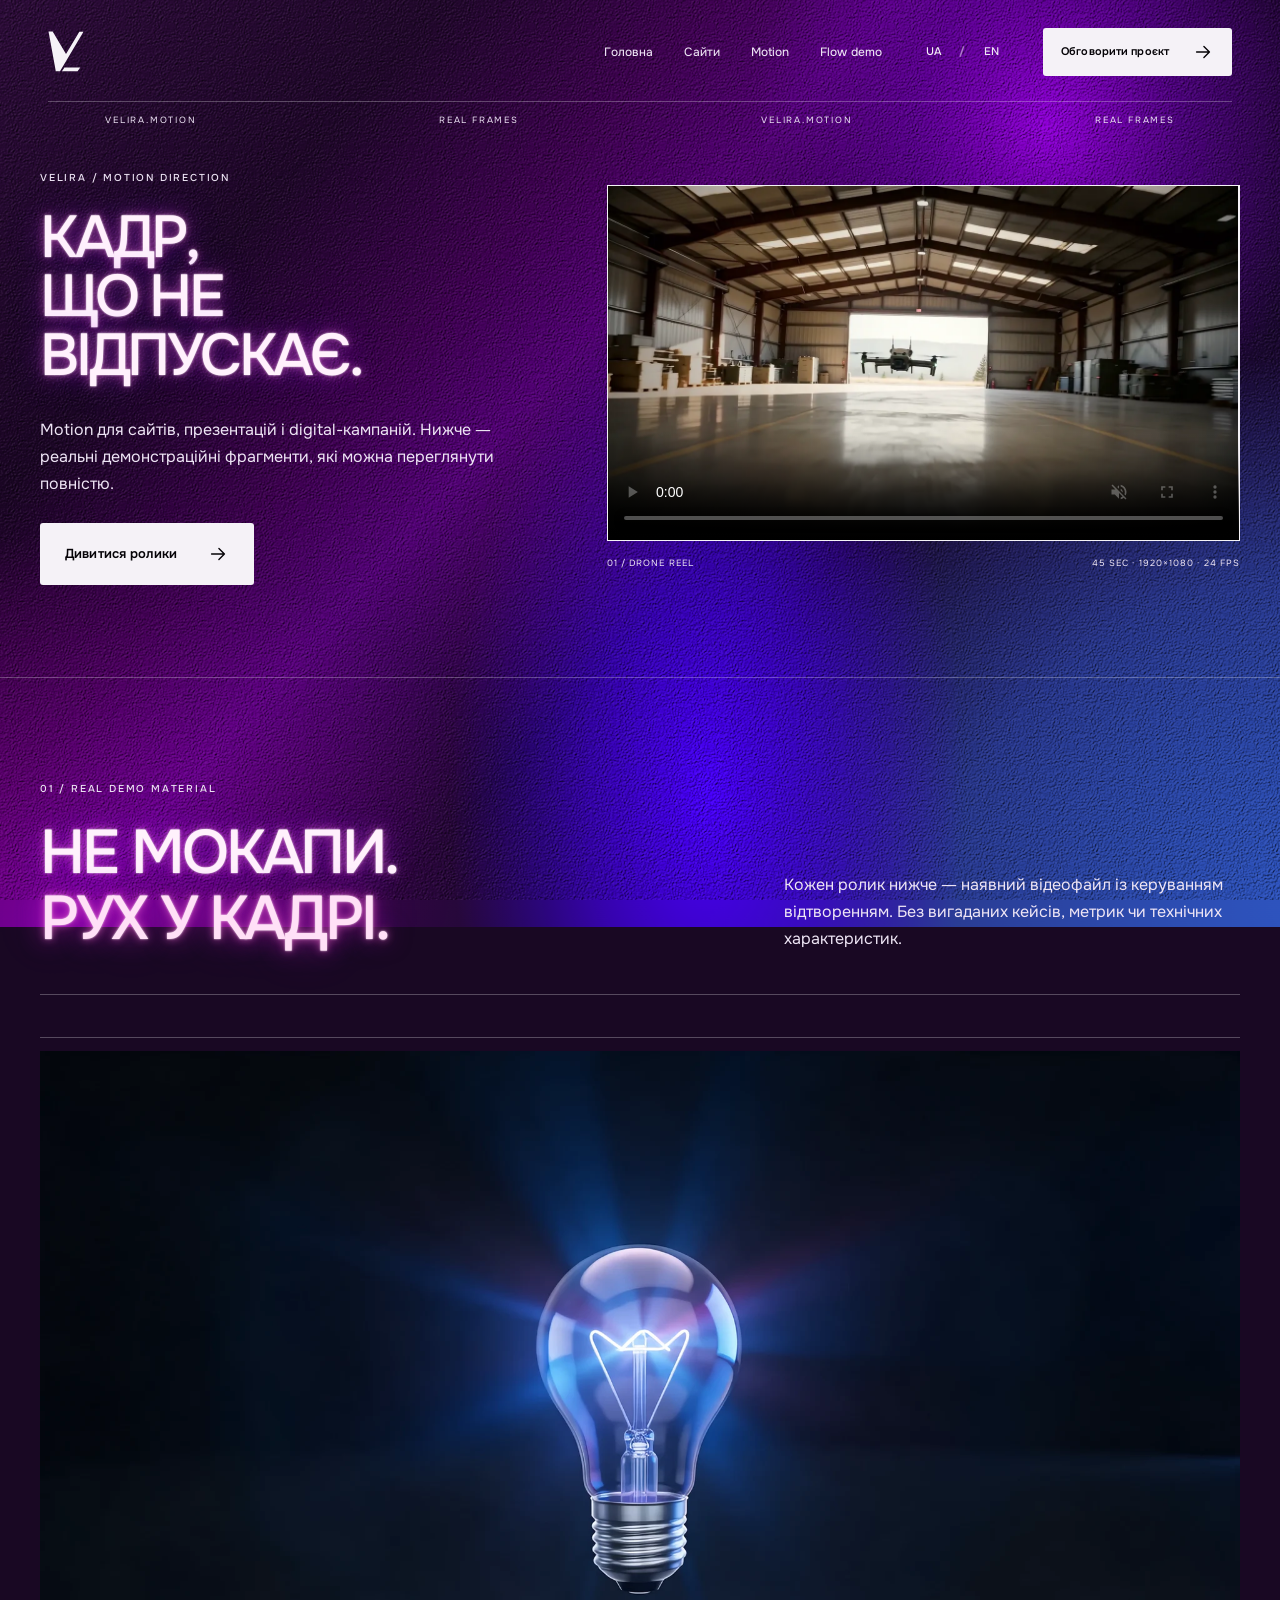
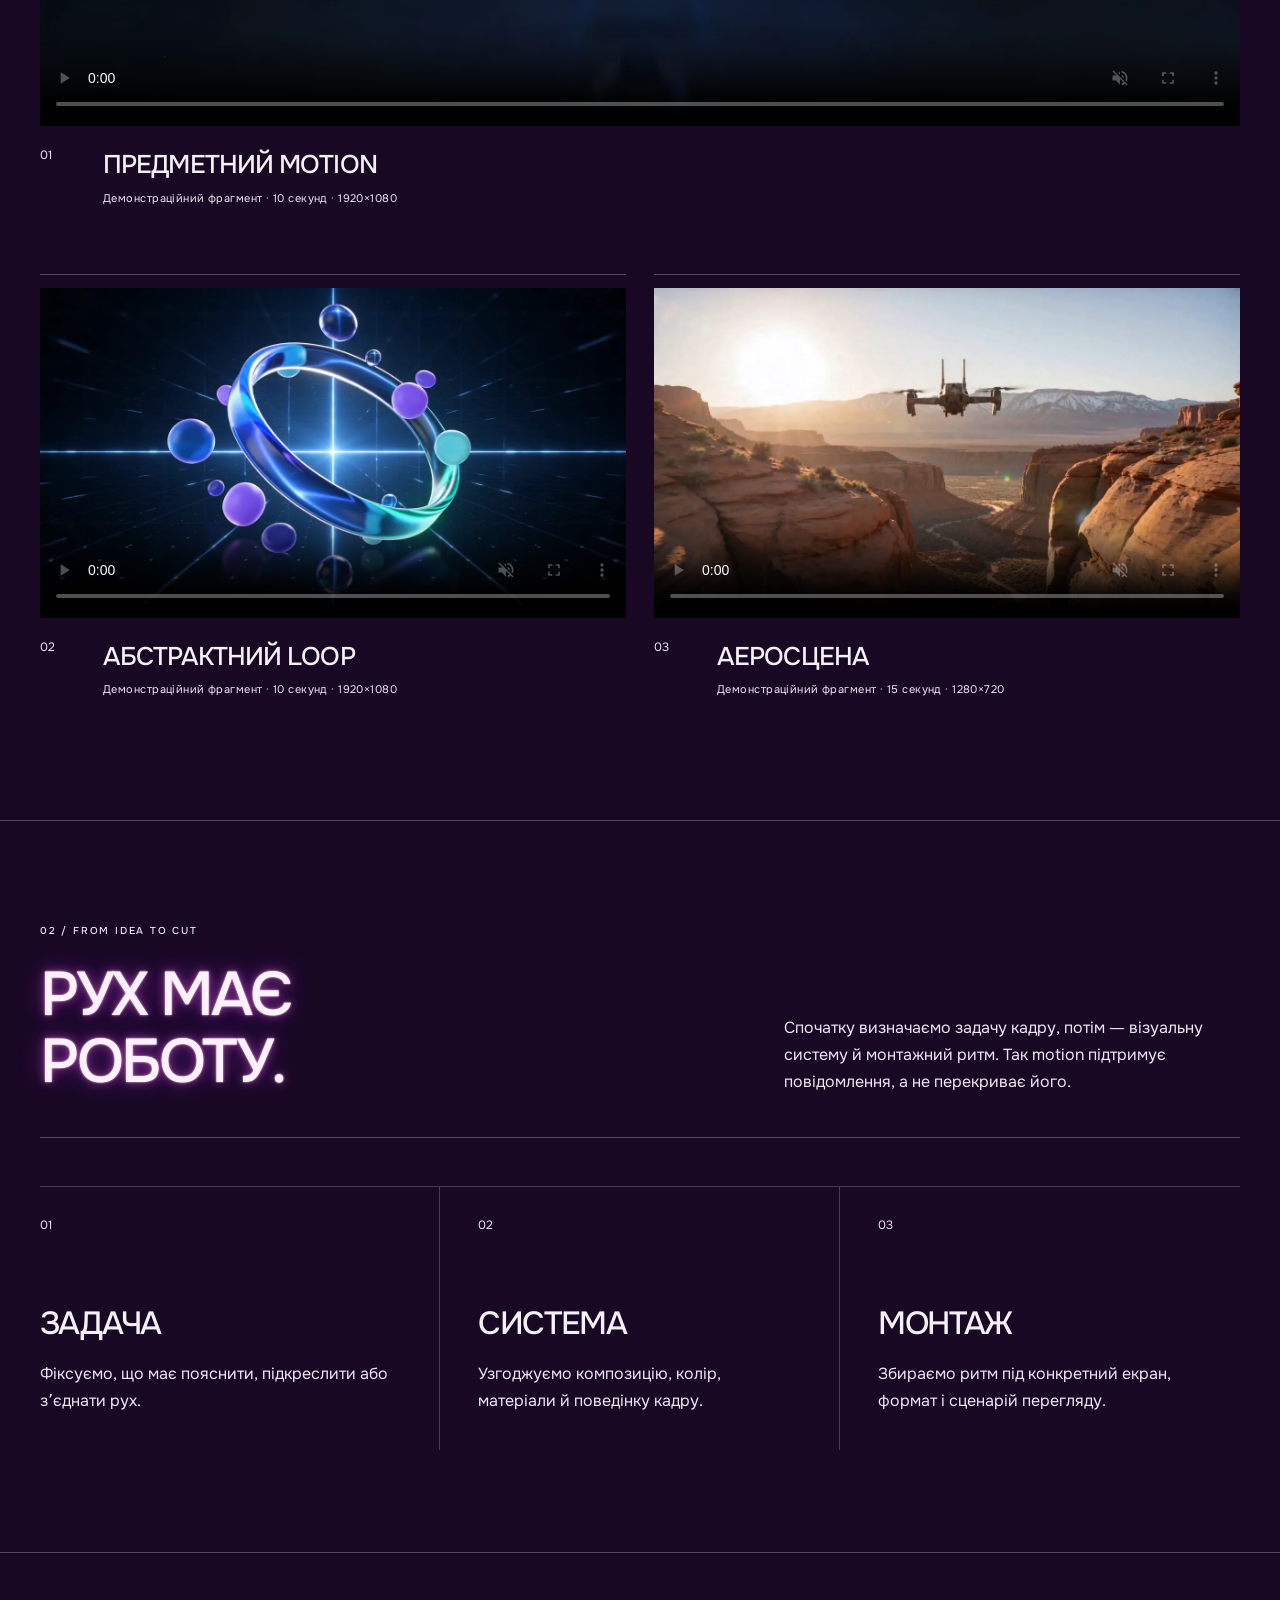
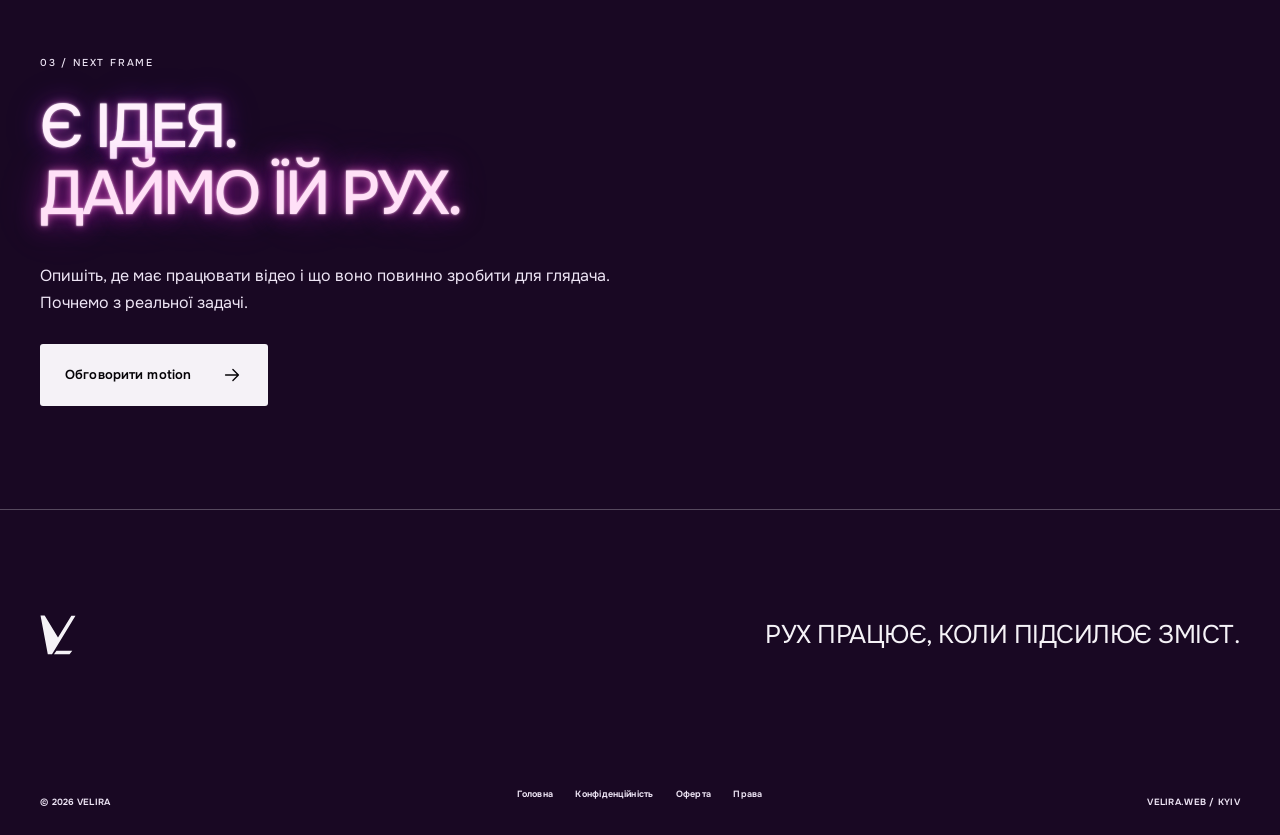
<file: animations.html>
<!DOCTYPE html>
<html lang="uk" class="no-js">
<head>
<meta charset="UTF-8" />
<meta name="viewport" content="width=device-width, initial-scale=1, viewport-fit=cover" />
<meta name="description" content="Velira Motion — motion-дизайн і відео для сайтів, презентацій та digital-кампаній. Перегляньте реальні демонстраційні ролики." />
<meta name="theme-color" content="#050307" />
<meta property="og:type" content="website" />
<meta property="og:locale" content="uk_UA" />
<meta property="og:site_name" content="Velira" />
<meta property="og:title" content="Velira Motion — motion-дизайн і відео" />
<meta property="og:description" content="Реальні демонстраційні ролики Velira: предметний motion, абстрактні brand loops та аеросцени." />
<meta property="og:image" content="video/showcase-drone-poster.webp" />
<meta name="twitter:card" content="summary_large_image" />
<title>Velira Motion — motion-дизайн і відео</title>
<link rel="stylesheet" href="assets/css/velira-fonts.css?v=bc56376789" />
<link rel="icon" type="image/svg+xml" href="brand/velira-mark-clean.svg?v=faed01ee6c" />
<link rel="preload" as="image" href="video/showcase-drone-poster.webp" fetchpriority="high" />
<link rel="stylesheet" href="assets/css/veblix-home.css?v=83f161c44f" />
<link rel="stylesheet" href="assets/css/velira-animations.css?v=9dbb83d200" />
<noscript><style>.vl-nav__links{display:flex!important}[data-reveal]{opacity:1!important;transform:none!important}</style></noscript>
<link rel="stylesheet" href="assets/css/studio.css?v=156" />
<link rel="stylesheet" href="assets/css/studio-secondary.css?v=adb4310653" />
<link rel="stylesheet" href="assets/css/studio-atmosphere.css?v=0bdb17833e" />
<link rel="stylesheet" href="assets/css/studio-neon.css?v=134" />
</head>
<body id="top" class="vla-page">
<a class="vl-skip" href="#main-content" data-ua="До головного вмісту" data-en="Skip to main content">До головного вмісту</a>

<header class="vl-nav" data-nav>
  <a class="vl-brand" href="index.html" aria-label="Velira — на головну" data-aria-label-ua="Velira — на головну" data-aria-label-en="Velira — home">
    <span class="vl-brand__art"><img src="brand/velira-mark-clean.svg?v=faed01ee6c" alt="" width="1280" height="1280" /></span>
  </a>
  <button class="vl-nav__toggle" type="button" aria-expanded="false" aria-controls="primary-nav" data-menu-toggle>
    <span></span><span></span><span></span><b class="sr-only" data-ua="Меню" data-en="Menu">Меню</b>
  </button>
  <div class="vl-nav__panel" id="primary-nav" data-menu-panel>
    <nav class="vl-nav__links" aria-label="Головна навігація" data-aria-label-ua="Головна навігація" data-aria-label-en="Primary navigation">
      <a href="index.html" data-ua="Головна" data-en="Home">Головна</a>
      <a href="websites.html" data-ua="Сайти" data-en="Websites">Сайти</a>
      <a href="#showcase">Motion</a>
      <a href="flow.html">Flow demo</a>
    </nav>
    <div class="vl-lang" role="group" aria-label="Мова / Language"><button type="button" class="is-active" data-lang="uk" aria-pressed="true">UA</button><span aria-hidden="true">/</span><button type="button" data-lang="en" aria-pressed="false">EN</button></div>
    <a class="vl-button vl-button--nav" href="websites.html#order"><span data-ua="Обговорити проєкт" data-en="Discuss a project">Обговорити проєкт</span><svg viewBox="0 0 24 24" aria-hidden="true"><path d="M5 12h14M13 6l6 6-6 6" /></svg></a>
  </div>
</header>

<main id="main-content">
  <section class="vla-hero" aria-labelledby="motion-title">
    <div class="vla-rail" aria-hidden="true"><span>VELIRA.MOTION</span><span>REAL FRAMES</span><span>VELIRA.MOTION</span><span>REAL FRAMES</span></div>
    <div class="vl-wrap vla-hero__grid">
      <div class="vla-hero__copy" data-reveal>
        <p class="vla-kicker">VELIRA / MOTION DIRECTION</p>
        <h1 id="motion-title"><span><b data-ua="КАДР," data-en="A FRAME">КАДР,</b><em data-ua="ЩО НЕ" data-en="THAT HOLDS">ЩО НЕ</em><em data-ua="ВІДПУСКАЄ." data-en="ATTENTION.">ВІДПУСКАЄ.</em></span></h1>
        <p data-ua="Motion для сайтів, презентацій і digital-кампаній. Нижче — реальні демонстраційні фрагменти, які можна переглянути повністю." data-en="Motion for websites, presentations and digital campaigns. Below are real demo clips you can watch in full.">Motion для сайтів, презентацій і digital-кампаній. Нижче — реальні демонстраційні фрагменти, які можна переглянути повністю.</p>
        <a class="vl-button" href="#showcase"><span data-ua="Дивитися ролики" data-en="Watch the reels">Дивитися ролики</span><svg viewBox="0 0 24 24" aria-hidden="true"><path d="M5 12h14M13 6l6 6-6 6" /></svg></a>
      </div>
      <figure class="vla-hero__media" data-reveal>
        <video controls muted playsinline preload="metadata" poster="video/showcase-drone-poster.webp" aria-label="Демонстраційний ролик із дроном" data-aria-label-ua="Демонстраційний ролик із дроном" data-aria-label-en="Drone demo reel"><source src="video/showcase-drone.mp4?v=2" type="video/mp4" /></video>
        <figcaption><span>01 / DRONE REEL</span><span>45 SEC · 1920×1080 · 24 FPS</span></figcaption>
      </figure>
    </div>
    <div class="vla-signal" aria-hidden="true"><i></i><i></i><i></i><i></i><i></i><i></i><i></i><i></i><i></i><i></i><i></i><i></i></div>
  </section>

  <section class="vla-showcase" id="showcase" aria-labelledby="showcase-title">
    <div class="vl-wrap">
      <header class="vla-section-head" data-reveal>
        <div><p class="vla-index">01 / REAL DEMO MATERIAL</p><h2 id="showcase-title"><span data-ua="НЕ МОКАПИ." data-en="NOT MOCKUPS.">НЕ МОКАПИ.</span><span class="is-red" data-ua="РУХ У КАДРІ." data-en="MOTION IN FRAME.">РУХ У КАДРІ.</span></h2></div>
        <p data-ua="Кожен ролик нижче — наявний відеофайл із керуванням відтворенням. Без вигаданих кейсів, метрик чи технічних характеристик." data-en="Every item below is a real playable video file. No invented cases, metrics or technical specs.">Кожен ролик нижче — наявний відеофайл із керуванням відтворенням. Без вигаданих кейсів, метрик чи технічних характеристик.</p>
      </header>
      <div class="vla-reels">
        <article class="vla-reel vla-reel--wide" data-reveal>
          <div class="vla-reel__media"><video controls muted playsinline preload="metadata" poster="video/veblix-hero-poster.webp?v=2" aria-label="Предметний motion-ролик із лампою" data-aria-label-ua="Предметний motion-ролик із лампою" data-aria-label-en="Object motion reel featuring a light bulb"><source src="video/veblix-hero.mp4" type="video/mp4" /></video></div>
          <div class="vla-reel__meta"><span>01</span><div><h3 data-ua="ПРЕДМЕТНИЙ MOTION" data-en="OBJECT MOTION">ПРЕДМЕТНИЙ MOTION</h3><p data-ua="Демонстраційний фрагмент · 10 секунд · 1920×1080" data-en="Demo clip · 10 seconds · 1920×1080">Демонстраційний фрагмент · 10 секунд · 1920×1080</p></div></div>
        </article>
        <article class="vla-reel" data-reveal>
          <div class="vla-reel__media"><video controls muted playsinline preload="metadata" poster="video/sec-bot-poster.webp" aria-label="Абстрактний motion-ролик" data-aria-label-ua="Абстрактний motion-ролик" data-aria-label-en="Abstract motion reel"><source src="video/sec-bot.mp4?v=1" type="video/mp4" /></video></div>
          <div class="vla-reel__meta"><span>02</span><div><h3 data-ua="АБСТРАКТНИЙ LOOP" data-en="ABSTRACT LOOP">АБСТРАКТНИЙ LOOP</h3><p data-ua="Демонстраційний фрагмент · 10 секунд · 1920×1080" data-en="Demo clip · 10 seconds · 1920×1080">Демонстраційний фрагмент · 10 секунд · 1920×1080</p></div></div>
        </article>
        <article class="vla-reel" data-reveal>
          <div class="vla-reel__media"><video controls muted playsinline preload="metadata" poster="video/anim-aerial-poster.webp" aria-label="Аеросцена з дроном" data-aria-label-ua="Аеросцена з дроном" data-aria-label-en="Aerial drone scene"><source src="video/anim-aerial.mp4" type="video/mp4" /></video></div>
          <div class="vla-reel__meta"><span>03</span><div><h3 data-ua="АЕРОСЦЕНА" data-en="AERIAL SCENE">АЕРОСЦЕНА</h3><p data-ua="Демонстраційний фрагмент · 15 секунд · 1280×720" data-en="Demo clip · 15 seconds · 1280×720">Демонстраційний фрагмент · 15 секунд · 1280×720</p></div></div>
        </article>
      </div>
    </div>
  </section>

  <section class="vla-method" aria-labelledby="method-title">
    <div class="vl-wrap">
      <header class="vla-section-head vla-section-head--light" data-reveal>
        <div><p class="vla-index">02 / FROM IDEA TO CUT</p><h2 id="method-title"><span data-ua="РУХ МАЄ" data-en="MOTION NEEDS">РУХ МАЄ</span><span data-ua="РОБОТУ." data-en="A PURPOSE.">РОБОТУ.</span></h2></div>
        <p data-ua="Спочатку визначаємо задачу кадру, потім — візуальну систему й монтажний ритм. Так motion підтримує повідомлення, а не перекриває його." data-en="First we define what the frame must do, then its visual system and editing rhythm. Motion supports the message instead of obscuring it.">Спочатку визначаємо задачу кадру, потім — візуальну систему й монтажний ритм. Так motion підтримує повідомлення, а не перекриває його.</p>
      </header>
      <ol class="vla-steps">
        <li data-reveal><span>01</span><h3 data-ua="ЗАДАЧА" data-en="PURPOSE">ЗАДАЧА</h3><p data-ua="Фіксуємо, що має пояснити, підкреслити або з’єднати рух." data-en="Define what the motion must explain, emphasize or connect.">Фіксуємо, що має пояснити, підкреслити або з’єднати рух.</p></li>
        <li data-reveal><span>02</span><h3 data-ua="СИСТЕМА" data-en="SYSTEM">СИСТЕМА</h3><p data-ua="Узгоджуємо композицію, колір, матеріали й поведінку кадру." data-en="Align composition, color, materials and frame behavior.">Узгоджуємо композицію, колір, матеріали й поведінку кадру.</p></li>
        <li data-reveal><span>03</span><h3 data-ua="МОНТАЖ" data-en="EDIT">МОНТАЖ</h3><p data-ua="Збираємо ритм під конкретний екран, формат і сценарій перегляду." data-en="Shape the rhythm for the target screen, format and viewing context.">Збираємо ритм під конкретний екран, формат і сценарій перегляду.</p></li>
      </ol>
    </div>
  </section>

  <section class="vla-cta" aria-labelledby="cta-title">
    <div class="vl-wrap vla-cta__inner" data-reveal>
      <p class="vla-index">03 / NEXT FRAME</p>
      <h2 id="cta-title"><span data-ua="Є ІДЕЯ." data-en="HAVE AN IDEA.">Є ІДЕЯ.</span><span class="is-red" data-ua="ДАЙМО ЇЙ РУХ." data-en="LET'S SET IT IN MOTION.">ДАЙМО ЇЙ РУХ.</span></h2>
      <p data-ua="Опишіть, де має працювати відео і що воно повинно зробити для глядача. Почнемо з реальної задачі." data-en="Tell us where the video will live and what it should do for the viewer. We’ll start with the real task.">Опишіть, де має працювати відео і що воно повинно зробити для глядача. Почнемо з реальної задачі.</p>
      <a class="vl-button" href="websites.html#order"><span data-ua="Обговорити motion" data-en="Discuss motion">Обговорити motion</span><svg viewBox="0 0 24 24" aria-hidden="true"><path d="M5 12h14M13 6l6 6-6 6" /></svg></a>
    </div>
  </section>
</main>

<footer class="vl-footer">
  <div class="vl-wrap">
    <div class="vl-footer__top"><a class="vl-brand vl-brand--footer" href="index.html" aria-label="Velira — на головну" data-aria-label-ua="Velira — на головну" data-aria-label-en="Velira — home"><span class="vl-brand__art"><img src="brand/velira-mark-clean.svg?v=faed01ee6c" alt="" width="1280" height="1280" /></span></a><p data-ua="РУХ ПРАЦЮЄ, КОЛИ ПІДСИЛЮЄ ЗМІСТ." data-en="MOTION WORKS WHEN IT STRENGTHENS THE MESSAGE.">РУХ ПРАЦЮЄ, КОЛИ ПІДСИЛЮЄ ЗМІСТ.</p></div>
    <div class="vl-footer__bottom"><span>© <span data-year>2026</span> VELIRA</span><div><a href="index.html" data-ua="Головна" data-en="Home">Головна</a><a href="privacy.html" data-ua="Конфіденційність" data-en="Privacy">Конфіденційність</a><a href="terms.html" data-ua="Оферта" data-en="Terms">Оферта</a><a href="rights.html" data-ua="Права" data-en="Rights">Права</a></div><span>VELIRA.WEB / KYIV</span></div>
  </div>
</footer>

<script src="assets/js/veblix-home.js?v=7bbd8d2612" defer></script>
<script src="assets/js/studio.js?v=fa6efc458a" defer></script>
<script src="assets/js/studio-metadata.js?v=6c267fd8c4" defer></script>
</body>
</html>
</file>
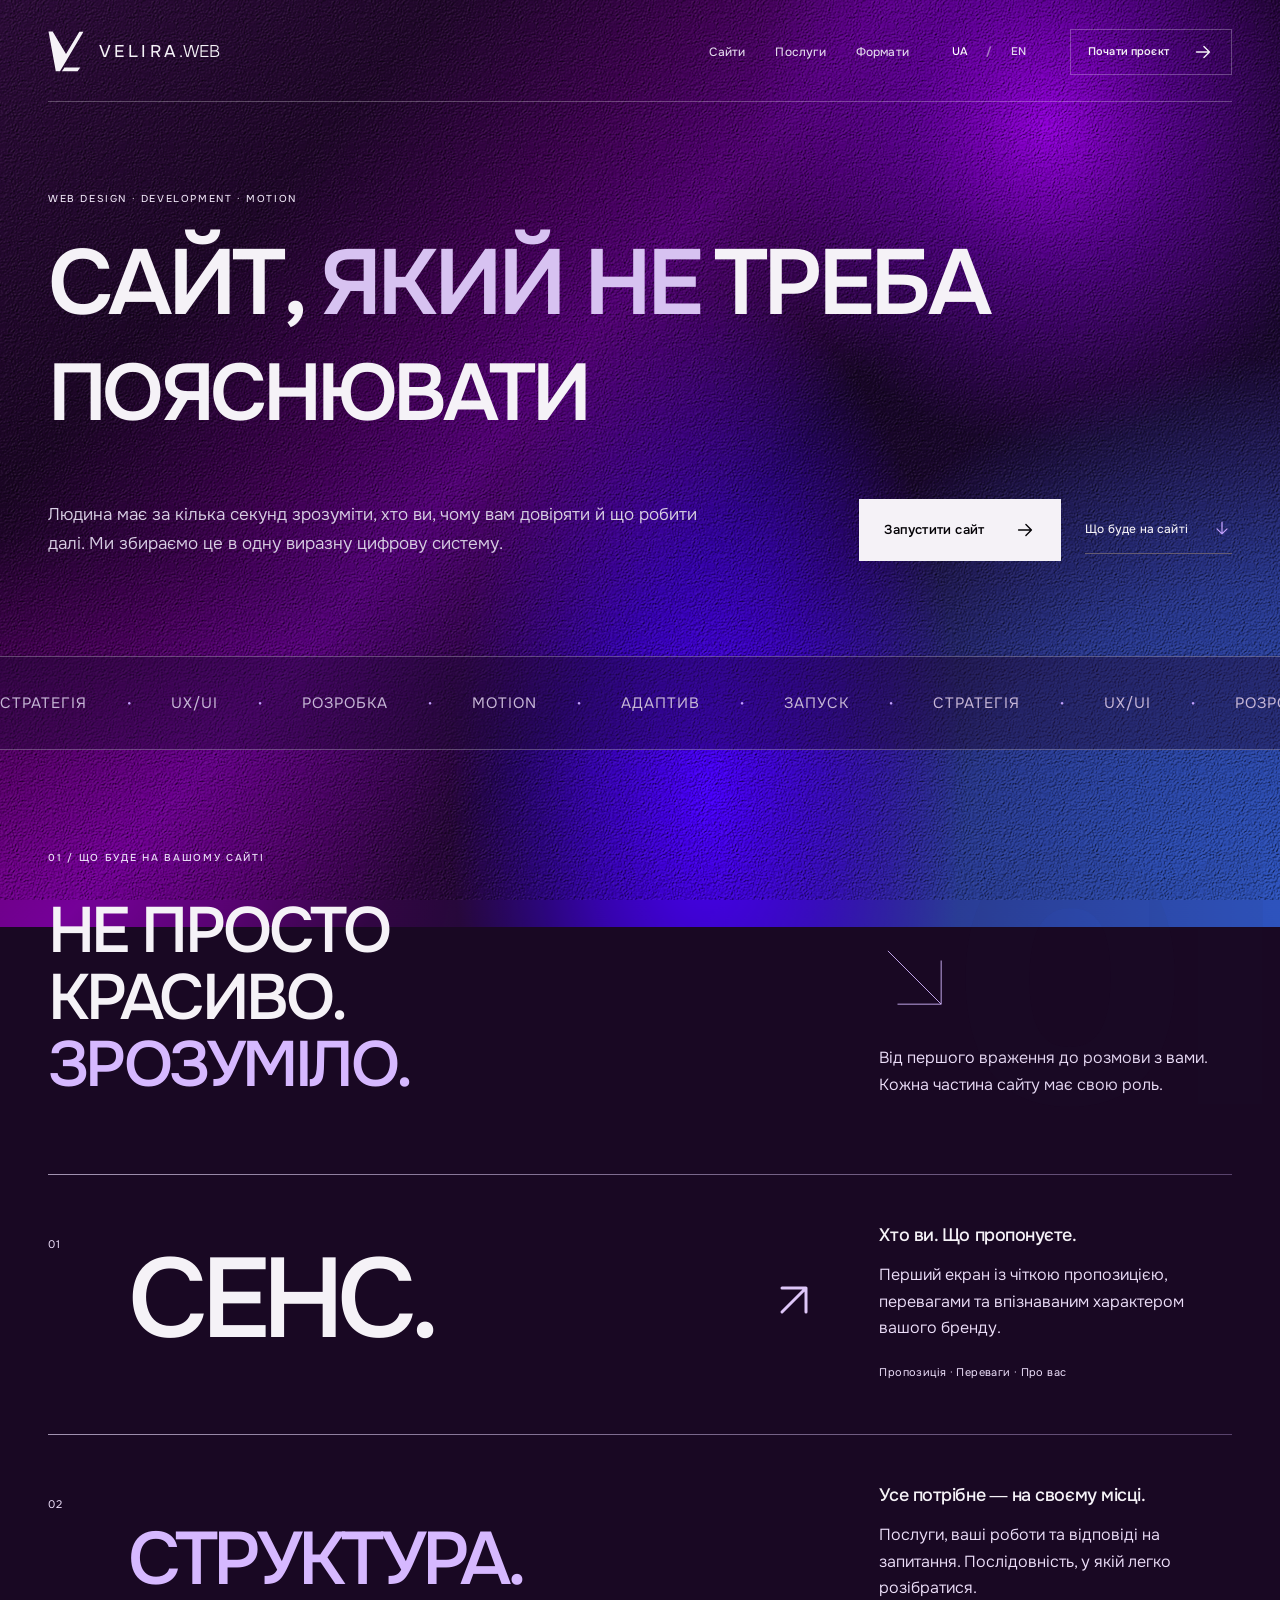
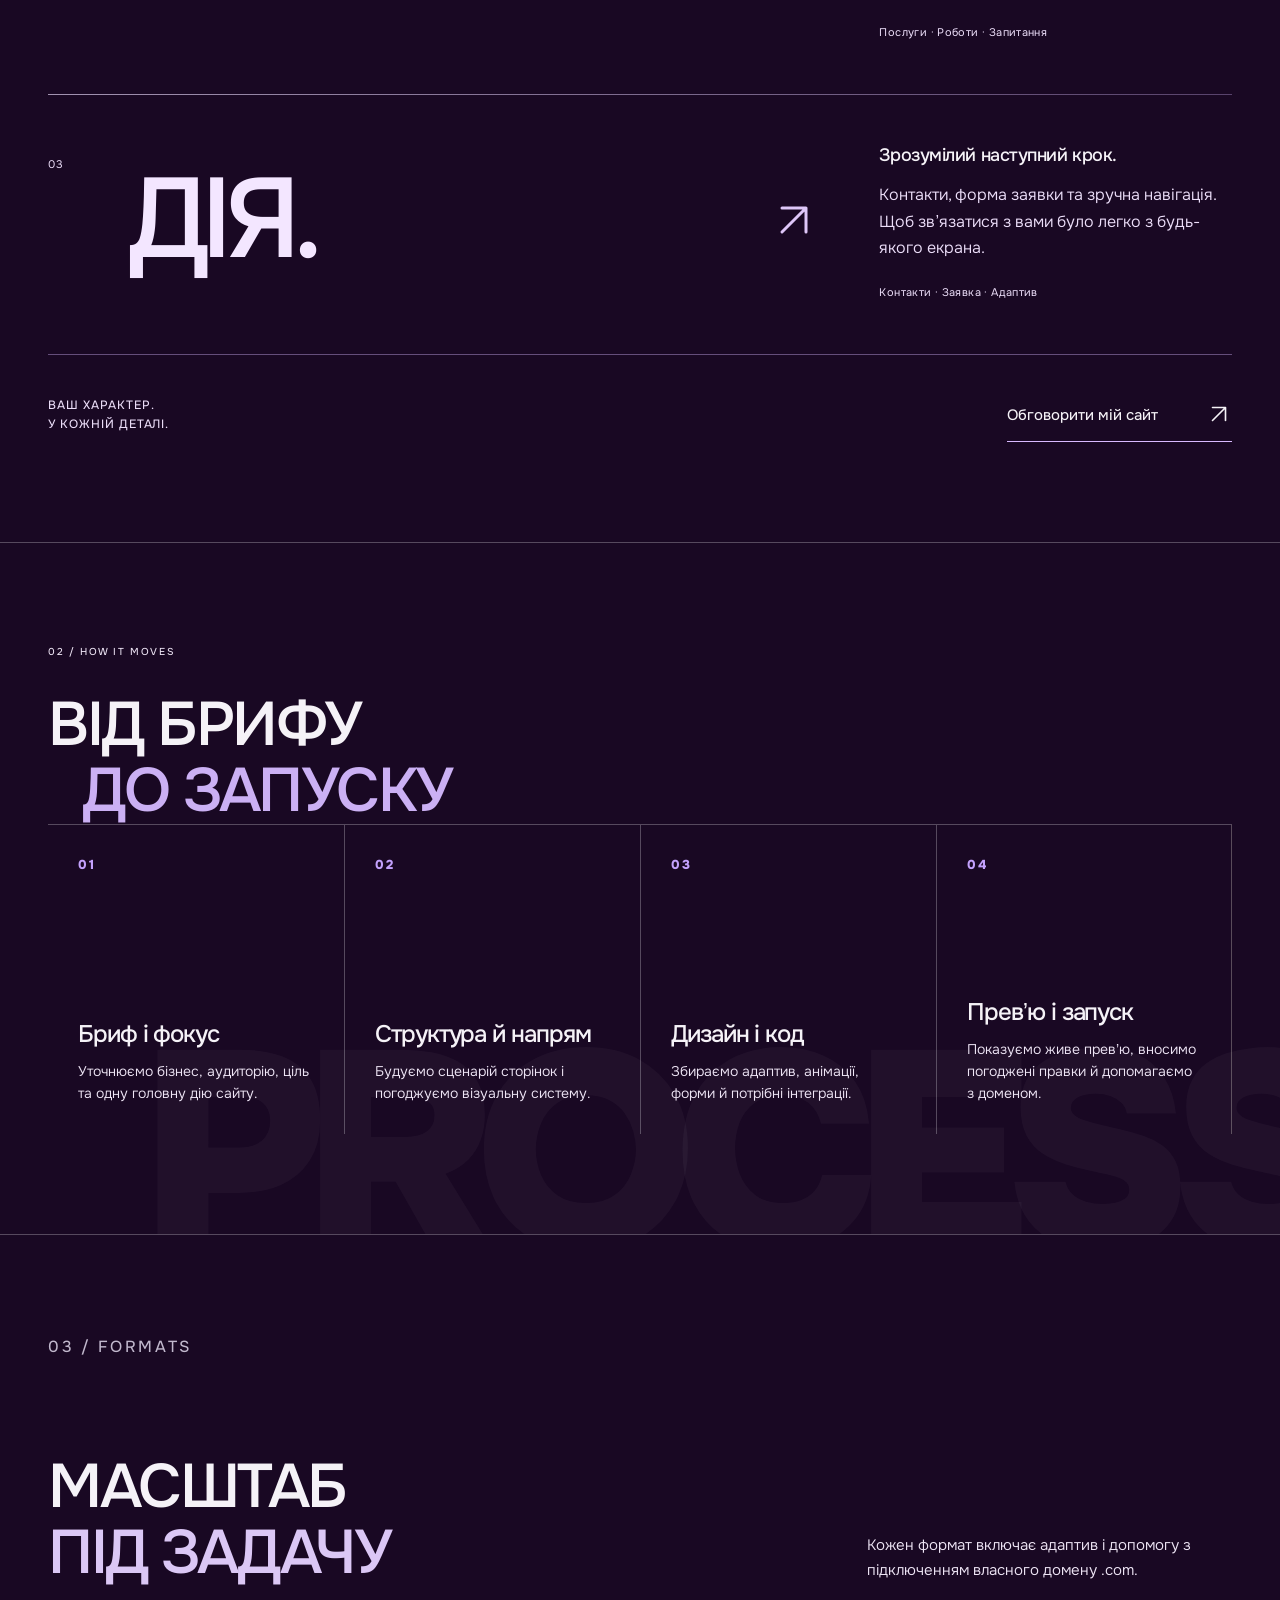
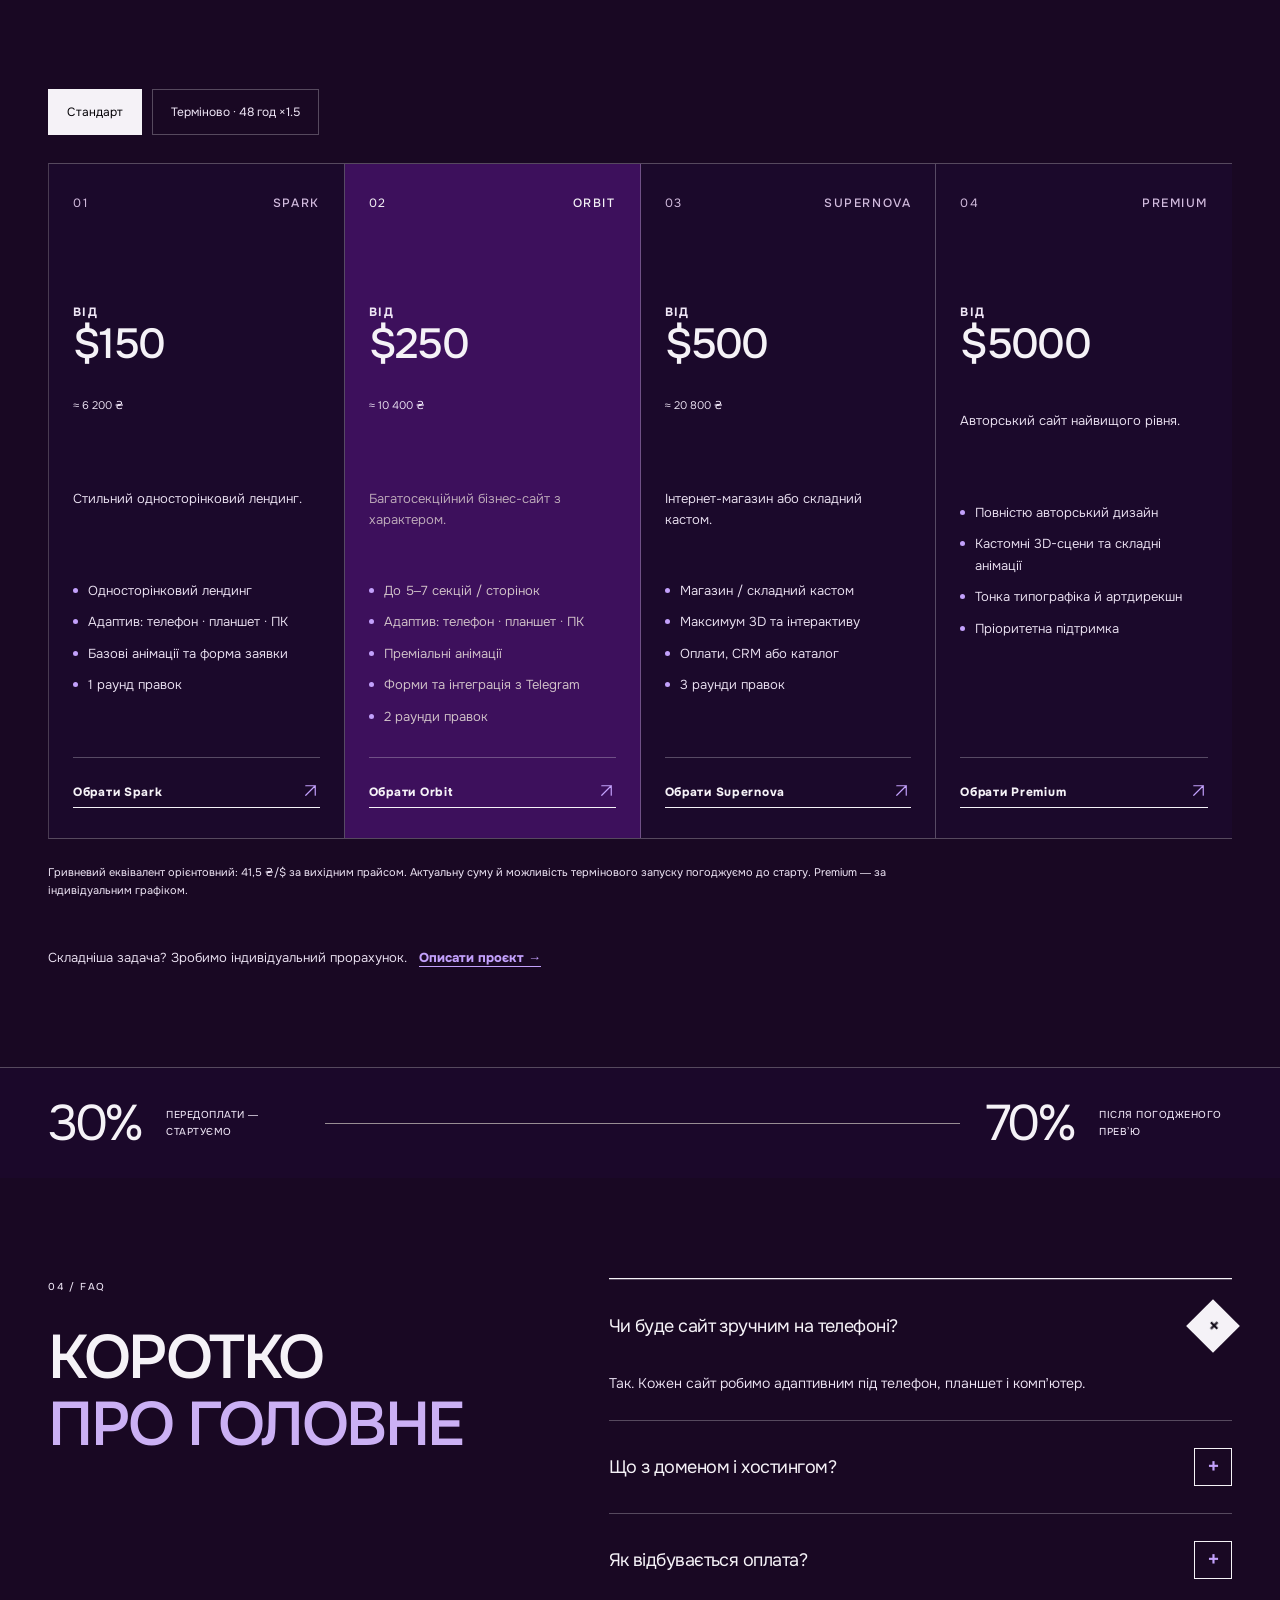
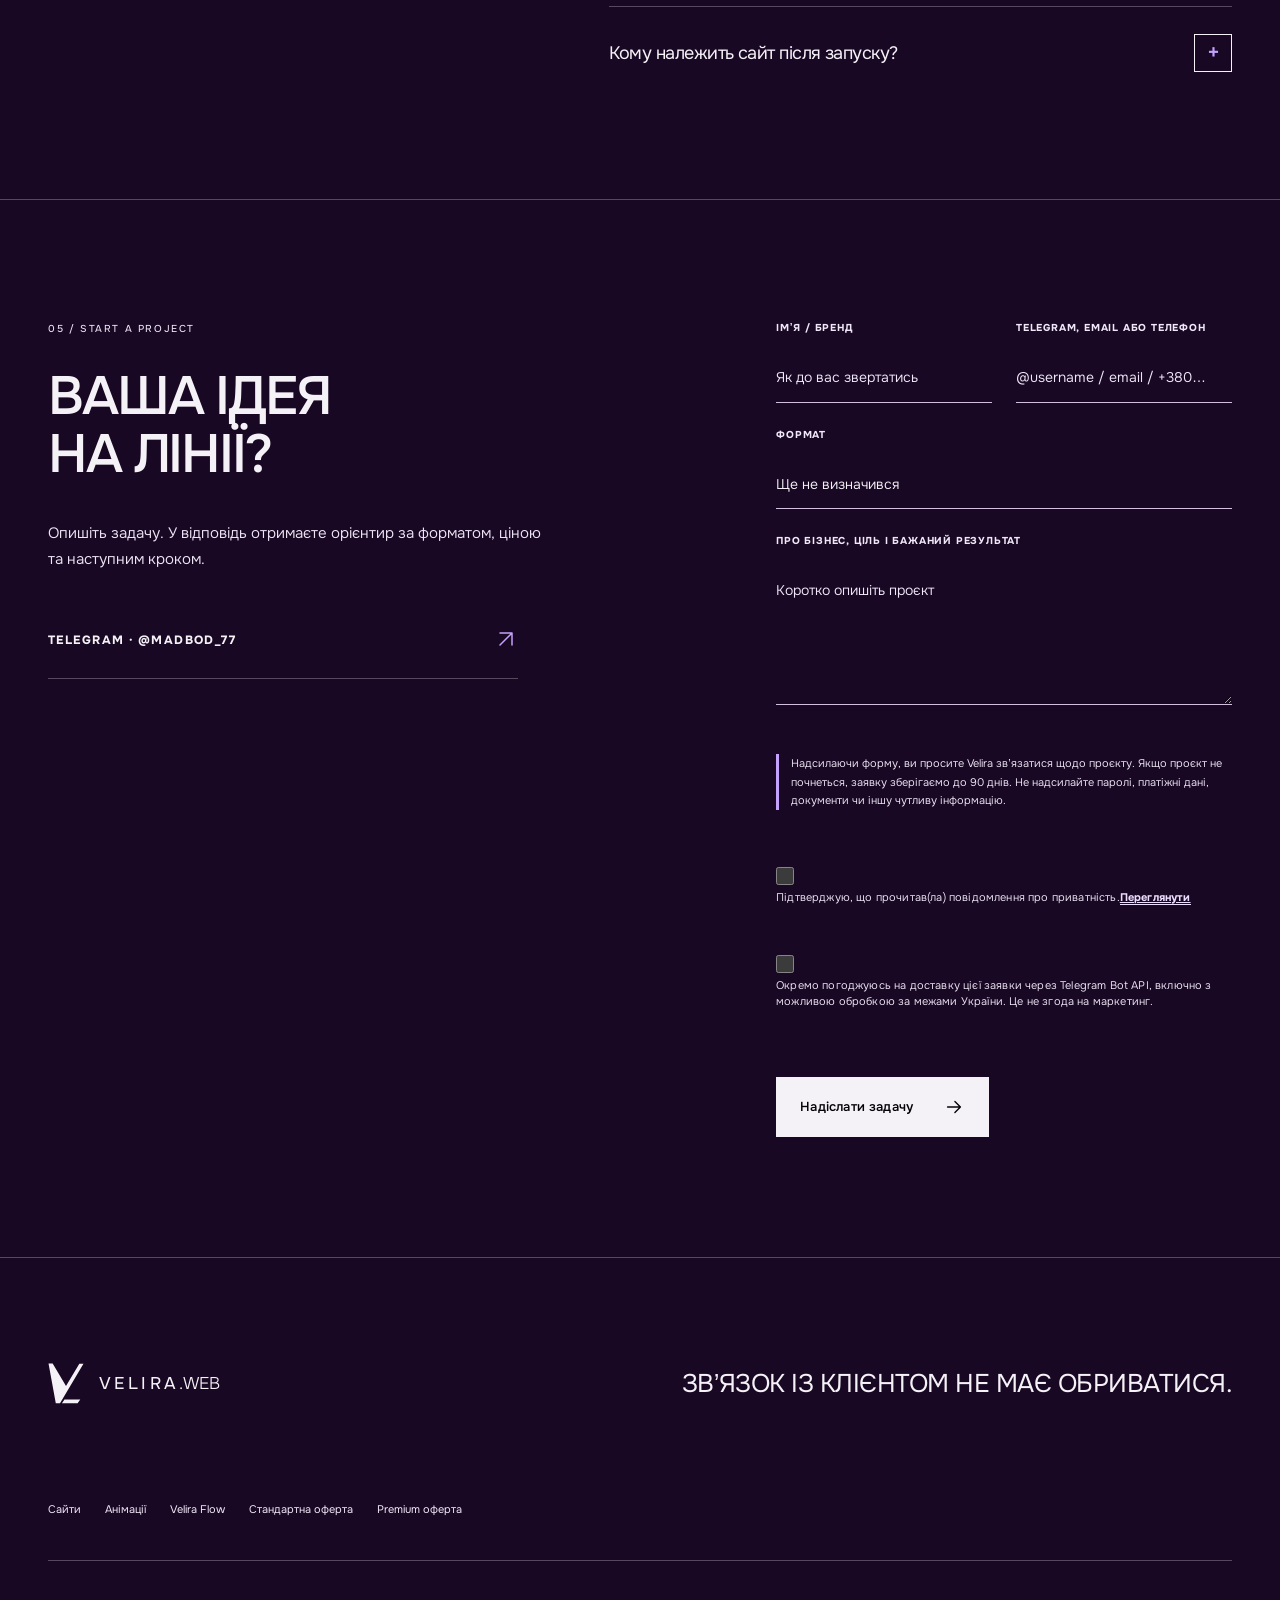
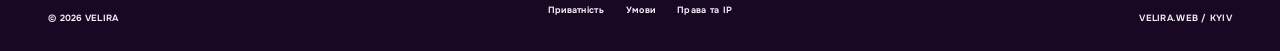
<file: desktop.html>
<!DOCTYPE html>
<html lang="uk" class="no-js">
<head>
<meta charset="UTF-8" />
<meta name="viewport" content="width=device-width, initial-scale=1, viewport-fit=cover" />
<meta name="description" content="Velira створює виразні адаптивні сайти під ключ: стратегія, UX/UI, розробка, motion та допомога із запуском." />
<meta name="theme-color" content="#050307" />
<meta property="og:type" content="website" />
<meta property="og:locale" content="uk_UA" />
<meta property="og:site_name" content="Velira" />
<meta property="og:title" content="Velira Websites — сайт, який не треба пояснювати" />
<meta property="og:description" content="Авторські сайти Velira: чітка логіка, сильний візуальний характер, адаптив і запуск під ключ." />
<meta property="og:image" content="brand/velira-logo-original.jpg" />
<meta name="twitter:card" content="summary_large_image" />
<title>Velira Websites — авторські сайти під ключ</title>
<link rel="icon" type="image/svg+xml" href="brand/velira-mark-clean.svg?v=faed01ee6c" />
<link rel="stylesheet" href="assets/css/velira-fonts.css?v=bc56376789" />
<link rel="stylesheet" href="assets/css/veblix-home.css?v=83f161c44f" />
<link rel="stylesheet" href="assets/css/velira-websites.css?v=5a70305627" />
<noscript><style>.vl-nav__links{display:flex!important}[data-reveal]{opacity:1!important;transform:none!important}</style></noscript>
<link rel="stylesheet" href="assets/css/studio.css?v=156"/>
<link rel="stylesheet" href="assets/css/studio-atmosphere.css?v=0bdb17833e" />
<link rel="stylesheet" href="assets/css/website-content.css?v=120" />
</head>
<body id="top" class="vw-page studio-websites">
<a class="vl-skip" href="#main-content" data-ua="До головного вмісту" data-en="Skip to main content">До головного вмісту</a>

<header class="vl-nav" data-nav><a class="vl-brand" href="index.html" aria-label="Velira — на головну" data-aria-label-ua="Velira — на головну" data-aria-label-en="Velira — home"><span class="vl-brand__art"><img src="brand/velira-mark-clean.svg?v=faed01ee6c" alt="" width="38" height="43"/></span><span class="brand-word">VELIRA<span>.WEB</span></span></a><button class="vl-nav__toggle" type="button" aria-expanded="false" aria-controls="primary-nav" data-menu-toggle><span></span><span></span><span></span><b class="sr-only" data-ua="Меню" data-en="Menu">Меню</b></button><div class="vl-nav__panel" id="primary-nav" data-menu-panel><nav class="vl-nav__links" aria-label="Навігація" data-aria-label-ua="Навігація" data-aria-label-en="Navigation"><a href="websites.html" data-ua="Сайти" data-en="Websites">Сайти</a><a href="index.html#services" data-ua="Послуги" data-en="Services">Послуги</a><a href="websites.html#pricing" data-ua="Формати" data-en="Formats">Формати</a></nav><div class="vl-lang" role="group" aria-label="Мова / Language"><button type="button" class="is-active" data-lang="uk" aria-pressed="true">UA</button><span aria-hidden="true">/</span><button type="button" data-lang="en" aria-pressed="false">EN</button></div><a class="vl-button vl-button--nav" href="index.html#contact"><span  data-ua="Почати проєкт" data-en="Start a project">Почати проєкт</span><svg viewBox="0 0 24 24" aria-hidden="true"><path d="M5 12h14M13 6l6 6-6 6"/></svg></a></div></header>

<main id="main-content">
  <section class="vw-hero" id="cinema" aria-labelledby="websites-title">
    <div class="light-field" aria-hidden="true"><div class="light-beam"></div><div class="light-grain"></div></div><div class="vw-hero__inner vl-wrap">
      <div class="vw-hero__copy" data-enter>
        <p class="vw-kicker">WEB DESIGN · DEVELOPMENT · MOTION</p>
        <h1 id="websites-title"><span class="line-mask"><span class="hero-line" data-ua="САЙТ," data-en="A WEBSITE">САЙТ,</span></span><span class="line-mask"><span class="hero-line" data-ua="ЯКИЙ НЕ" data-en="THAT NEEDS">ЯКИЙ НЕ</span></span><span class="line-mask"><span class="hero-line" data-ua="ТРЕБА" data-en="NO EXTRA">ТРЕБА</span></span><span class="line-mask"><span class="hero-line" data-ua="ПОЯСНЮВАТИ" data-en="EXPLANATION">ПОЯСНЮВАТИ</span></span></h1>
      </div>

      <div class="vw-hero__lede" data-enter>
        <p data-ua="Людина має за кілька секунд зрозуміти, хто ви, чому вам довіряти й що робити далі. Ми збираємо це в одну виразну цифрову систему." data-en="Within seconds, people should understand who you are, why to trust you and what to do next. We turn that into one expressive digital system.">Людина має за кілька секунд зрозуміти, хто ви, чому вам довіряти й що робити далі. Ми збираємо це в одну виразну цифрову систему.</p>
        <div class="vw-hero__actions"><a class="vl-button" href="#order"><span data-ua="Запустити сайт" data-en="Start a website">Запустити сайт</span><svg viewBox="0 0 24 24" aria-hidden="true"><path d="M5 12h14M13 6l6 6-6 6" /></svg></a><a class="vl-text-link" href="#website-content"><span data-ua="Що буде на сайті" data-en="What’s included">Що буде на сайті</span><b><svg class="vl-arrow" width="1em" height="1em" viewBox="0 0 24 24" fill="none" stroke="currentColor" stroke-width="1.5" stroke-linecap="round" stroke-linejoin="round" aria-hidden="true" focusable="false"><path d="M12 5v14m-6-6 6 6 6-6"/></svg></b></a></div>
      </div>
    </div>
    <svg class="vw-cable" viewBox="0 0 1440 210" preserveAspectRatio="none" aria-hidden="true"><path d="M-30 78C90 8 142 198 260 112S430 25 548 118s194 88 300-3 184-66 285 4 191 59 338-8" /></svg>
  </section>

  <section class="vl-marquee vw-marquee" data-marquee aria-label="Що входить у створення сайту" data-aria-label-ua="Що входить у створення сайту" data-aria-label-en="What website creation includes">
    <div class="vl-marquee__track"><span data-ua="СТРАТЕГІЯ" data-en="STRATEGY">СТРАТЕГІЯ</span><b>●</b><span>UX/UI</span><b>●</b><span data-ua="РОЗРОБКА" data-en="DEVELOPMENT">РОЗРОБКА</span><b>●</b><span>MOTION</span><b>●</b><span data-ua="АДАПТИВ" data-en="RESPONSIVE">АДАПТИВ</span><b>●</b><span data-ua="ЗАПУСК" data-en="LAUNCH">ЗАПУСК</span><b>●</b><span data-ua="СТРАТЕГІЯ" data-en="STRATEGY">СТРАТЕГІЯ</span><b>●</b><span>UX/UI</span><b>●</b><span data-ua="РОЗРОБКА" data-en="DEVELOPMENT">РОЗРОБКА</span><b>●</b><span>MOTION</span><b>●</b><span data-ua="АДАПТИВ" data-en="RESPONSIVE">АДАПТИВ</span><b>●</b><span data-ua="ЗАПУСК" data-en="LAUNCH">ЗАПУСК</span><b>●</b></div>
    <button class="vl-marquee__toggle" type="button" aria-label="Зупинити рух послуг" aria-pressed="false" data-marquee-toggle>Ⅱ</button>
  </section>

  <section class="vw-clarity vc-section" id="website-content" aria-labelledby="clarity-title">
  <div class="vl-wrap">
    <header class="vc-heading">
      <p class="vc-kicker">01 / <span data-ua="ЩО БУДЕ НА ВАШОМУ САЙТІ" data-en="WHAT GOES INTO YOUR WEBSITE">ЩО БУДЕ НА ВАШОМУ САЙТІ</span></p>
      <h2 id="clarity-title"><span data-ua="НЕ ПРОСТО" data-en="NOT JUST">НЕ ПРОСТО</span><span data-ua="КРАСИВО." data-en="BEAUTIFUL.">КРАСИВО.</span><span class="vc-accent" data-ua="ЗРОЗУМІЛО." data-en="CLEAR.">ЗРОЗУМІЛО.</span></h2>
      <div class="vc-intro"><svg class="vc-direction" viewBox="0 0 100 100" fill="none" aria-hidden="true"><path d="M12 12L84 84M25 84H84V25"/></svg><p data-ua="Від першого враження до розмови з вами. Кожна частина сайту має свою роль." data-en="From a first impression to a conversation with you. Every part of the website has a purpose.">Від першого враження до розмови з вами. Кожна частина сайту має свою роль.</p></div>
    </header>
    <ol class="vc-chapters" id="clarity-motion">
      <li class="vc-chapter vc-chapter--1" data-content-chapter>
        <span class="vc-rule" aria-hidden="true"></span>
        <span class="vc-number" aria-hidden="true">01</span>
        <div class="vc-title-mask"><h3 class="vc-word"><span data-ua="СЕНС." data-en="PURPOSE.">СЕНС.</span></h3></div>
        <div class="vc-copy"><p class="vc-subtitle" data-ua="Хто ви. Що пропонуєте." data-en="Who you are. What you offer.">Хто ви. Що пропонуєте.</p><p class="vc-description" data-ua="Перший екран із чіткою пропозицією, перевагами та впізнаваним характером вашого бренду." data-en="An opening screen with a clear offer, your strengths and a distinct expression of your brand.">Перший екран із чіткою пропозицією, перевагами та впізнаваним характером вашого бренду.</p><p class="vc-inclusions" data-ua="Пропозиція · Переваги · Про вас" data-en="Offer · Benefits · About you">Пропозиція · Переваги · Про вас</p></div>
        <span class="vc-marker" aria-hidden="true"><svg class="vl-arrow" width="1em" height="1em" viewBox="0 0 24 24" fill="none" stroke="currentColor" stroke-width="1.5" stroke-linecap="round" stroke-linejoin="round" aria-hidden="true" focusable="false"><path d="M6 18 18 6M6 6h12v12"/></svg></span>
      </li>
      <li class="vc-chapter vc-chapter--2" data-content-chapter>
        <span class="vc-rule" aria-hidden="true"></span>
        <span class="vc-number" aria-hidden="true">02</span>
        <div class="vc-title-mask"><h3 class="vc-word"><span data-ua="СТРУКТУРА." data-en="STRUCTURE.">СТРУКТУРА.</span></h3></div>
        <div class="vc-copy"><p class="vc-subtitle" data-ua="Усе потрібне — на своєму місці." data-en="Everything in its place.">Усе потрібне — на своєму місці.</p><p class="vc-description" data-ua="Послуги, ваші роботи та відповіді на запитання. Послідовність, у якій легко розібратися." data-en="Services, your work and answers to common questions. A sequence that is easy to follow.">Послуги, ваші роботи та відповіді на запитання. Послідовність, у якій легко розібратися.</p><p class="vc-inclusions" data-ua="Послуги · Роботи · Запитання" data-en="Services · Work · Questions">Послуги · Роботи · Запитання</p></div>
        <span class="vc-marker" aria-hidden="true"><svg class="vl-arrow" width="1em" height="1em" viewBox="0 0 24 24" fill="none" stroke="currentColor" stroke-width="1.5" stroke-linecap="round" stroke-linejoin="round" aria-hidden="true" focusable="false"><path d="M6 18 18 6M6 6h12v12"/></svg></span>
      </li>
      <li class="vc-chapter vc-chapter--3" data-content-chapter>
        <span class="vc-rule" aria-hidden="true"></span>
        <span class="vc-number" aria-hidden="true">03</span>
        <div class="vc-title-mask"><h3 class="vc-word"><span data-ua="ДІЯ." data-en="ACTION.">ДІЯ.</span></h3></div>
        <div class="vc-copy"><p class="vc-subtitle" data-ua="Зрозумілий наступний крок." data-en="A clear next step.">Зрозумілий наступний крок.</p><p class="vc-description" data-ua="Контакти, форма заявки та зручна навігація. Щоб зв’язатися з вами було легко з будь-якого екрана." data-en="Contact details, an enquiry form and intuitive navigation. So reaching you feels easy on every screen.">Контакти, форма заявки та зручна навігація. Щоб зв’язатися з вами було легко з будь-якого екрана.</p><p class="vc-inclusions" data-ua="Контакти · Заявка · Адаптив" data-en="Contact · Enquiry · Responsive design">Контакти · Заявка · Адаптив</p></div>
        <span class="vc-marker" aria-hidden="true"><svg class="vl-arrow" width="1em" height="1em" viewBox="0 0 24 24" fill="none" stroke="currentColor" stroke-width="1.5" stroke-linecap="round" stroke-linejoin="round" aria-hidden="true" focusable="false"><path d="M6 18 18 6M6 6h12v12"/></svg></span>
      </li>
    </ol>
    <div class="vc-finale"><p data-ua="ВАШ ХАРАКТЕР.
У КОЖНІЙ ДЕТАЛІ." data-en="YOUR IDENTITY.
IN EVERY DETAIL.">ВАШ ХАРАКТЕР.
У КОЖНІЙ ДЕТАЛІ.</p><a class="vc-cta" href="#order"><span data-ua="Обговорити мій сайт" data-en="Discuss my website">Обговорити мій сайт</span><span aria-hidden="true"><svg class="vl-arrow" width="1em" height="1em" viewBox="0 0 24 24" fill="none" stroke="currentColor" stroke-width="1.5" stroke-linecap="round" stroke-linejoin="round" aria-hidden="true" focusable="false"><path d="M6 18 18 6M6 6h12v12"/></svg></span></a></div>
  </div>
</section>

  <section class="vw-process" id="cinema-story" aria-labelledby="process-title">
    <div class="vw-process__intro vl-wrap" data-enter><p class="vw-kicker">02 / HOW IT MOVES</p><h2 id="process-title"><span data-ua="ВІД БРИФУ" data-en="FROM BRIEF">ВІД БРИФУ</span><span class="vw-outline" data-ua="ДО ЗАПУСКУ" data-en="TO LAUNCH">ДО ЗАПУСКУ</span></h2></div>
    <div class="vw-process__line" aria-hidden="true"></div>
    <div class="vw-process__grid vl-wrap">
      <article data-enter><span>01</span><div><h3 data-ua="Бриф і фокус" data-en="Brief and focus">Бриф і фокус</h3><p data-ua="Уточнюємо бізнес, аудиторію, ціль та одну головну дію сайту." data-en="We clarify the business, audience, goal and the website’s primary action.">Уточнюємо бізнес, аудиторію, ціль та одну головну дію сайту.</p></div></article>
      <article data-enter><span>02</span><div><h3 data-ua="Структура й напрям" data-en="Structure and direction">Структура й напрям</h3><p data-ua="Будуємо сценарій сторінок і погоджуємо візуальну систему." data-en="We build the page flow and align on the visual system.">Будуємо сценарій сторінок і погоджуємо візуальну систему.</p></div></article>
      <article data-enter><span>03</span><div><h3 data-ua="Дизайн і код" data-en="Design and code">Дизайн і код</h3><p data-ua="Збираємо адаптив, анімації, форми й потрібні інтеграції." data-en="We build the responsive layout, motion, forms and required integrations.">Збираємо адаптив, анімації, форми й потрібні інтеграції.</p></div></article>
      <article data-enter><span>04</span><div><h3 data-ua="Прев’ю і запуск" data-en="Preview and launch">Прев’ю і запуск</h3><p data-ua="Показуємо живе прев’ю, вносимо погоджені правки й допомагаємо з доменом." data-en="We show a live preview, make the agreed revisions and help connect the domain.">Показуємо живе прев’ю, вносимо погоджені правки й допомагаємо з доменом.</p></div></article>
    </div>
  </section>



  <section class="vw-pricing" id="pricing" aria-labelledby="pricing-title">
    <div class="vl-wrap">
      <header class="vw-pricing__head" data-enter><p class="vw-kicker">03 / FORMATS</p><h2 id="pricing-title"><span data-ua="МАСШТАБ" data-en="SCOPE">МАСШТАБ</span><span class="vw-shadow" data-ua="ПІД ЗАДАЧУ" data-en="TO FIT THE JOB">ПІД ЗАДАЧУ</span></h2><p data-ua="Кожен формат включає адаптив і допомогу з підключенням власного домену .com." data-en="Every format includes responsive layouts and help connecting your own .com domain.">Кожен формат включає адаптив і допомогу з підключенням власного домену .com.</p></header>
      <div class="studio-pricing-mode" role="group" aria-label="Режим ціни" data-aria-label-ua="Режим ціни" data-aria-label-en="Price mode"><button type="button" data-price-mode="standard" aria-pressed="true"><span data-ua="Стандарт" data-en="Standard">Стандарт</span></button><button type="button" data-price-mode="rush" aria-pressed="false"><span data-ua="Терміново · 48 год ×1.5" data-en="Rush · 48 h ×1.5">Терміново · 48 год ×1.5</span></button></div><div class="vw-plans">
        <article data-enter><div class="vw-plan__top"><span>01</span><b>SPARK</b></div><h3><small data-ua="від" data-en="from">від</small> <span data-studio-price="150">$150</span></h3><p class="studio-uah" data-studio-uah="150"></p><p data-ua="Стильний односторінковий лендинг." data-en="A focused one-page landing site.">Стильний односторінковий лендинг.</p><ul><li data-ua="Односторінковий лендинг" data-en="One-page landing site">Односторінковий лендинг</li><li data-ua="Адаптив: телефон · планшет · ПК" data-en="Responsive: phone · tablet · desktop">Адаптив: телефон · планшет · ПК</li><li data-ua="Базові анімації та форма заявки" data-en="Essential motion and lead form">Базові анімації та форма заявки</li><li data-ua="1 раунд правок" data-en="1 revision round">1 раунд правок</li></ul><a href="#order"><span data-ua="Обрати Spark" data-en="Choose Spark">Обрати Spark</span><b><svg class="vl-arrow" width="1em" height="1em" viewBox="0 0 24 24" fill="none" stroke="currentColor" stroke-width="1.5" stroke-linecap="round" stroke-linejoin="round" aria-hidden="true" focusable="false"><path d="M6 18 18 6M6 6h12v12"/></svg></b></a></article>
        <article class="is-featured" data-enter><div class="vw-plan__top"><span>02</span><b>ORBIT</b></div><h3><small data-ua="від" data-en="from">від</small> <span data-studio-price="250">$250</span></h3><p class="studio-uah" data-studio-uah="250"></p><p data-ua="Багатосекційний бізнес-сайт з характером." data-en="A distinctive multi-section business website.">Багатосекційний бізнес-сайт з характером.</p><ul><li data-ua="До 5–7 секцій / сторінок" data-en="Up to 5–7 sections / pages">До 5–7 секцій / сторінок</li><li data-ua="Адаптив: телефон · планшет · ПК" data-en="Responsive: phone · tablet · desktop">Адаптив: телефон · планшет · ПК</li><li data-ua="Преміальні анімації" data-en="Premium motion">Преміальні анімації</li><li data-ua="Форми та інтеграція з Telegram" data-en="Forms and Telegram integration">Форми та інтеграція з Telegram</li><li data-ua="2 раунди правок" data-en="2 revision rounds">2 раунди правок</li></ul><a href="#order"><span data-ua="Обрати Orbit" data-en="Choose Orbit">Обрати Orbit</span><b><svg class="vl-arrow" width="1em" height="1em" viewBox="0 0 24 24" fill="none" stroke="currentColor" stroke-width="1.5" stroke-linecap="round" stroke-linejoin="round" aria-hidden="true" focusable="false"><path d="M6 18 18 6M6 6h12v12"/></svg></b></a></article>
        <article data-enter><div class="vw-plan__top"><span>03</span><b>SUPERNOVA</b></div><h3><small data-ua="від" data-en="from">від</small> <span data-studio-price="500">$500</span></h3><p class="studio-uah" data-studio-uah="500"></p><p data-ua="Інтернет-магазин або складний кастом." data-en="An online store or complex custom build.">Інтернет-магазин або складний кастом.</p><ul><li data-ua="Магазин / складний кастом" data-en="Store / complex custom build">Магазин / складний кастом</li><li data-ua="Максимум 3D та інтерактиву" data-en="Advanced 3D and interaction">Максимум 3D та інтерактиву</li><li data-ua="Оплати, CRM або каталог" data-en="Payments, CRM or catalogue">Оплати, CRM або каталог</li><li data-ua="3 раунди правок" data-en="3 revision rounds">3 раунди правок</li></ul><a href="#order"><span data-ua="Обрати Supernova" data-en="Choose Supernova">Обрати Supernova</span><b><svg class="vl-arrow" width="1em" height="1em" viewBox="0 0 24 24" fill="none" stroke="currentColor" stroke-width="1.5" stroke-linecap="round" stroke-linejoin="round" aria-hidden="true" focusable="false"><path d="M6 18 18 6M6 6h12v12"/></svg></b></a></article>
        <article data-enter><div class="vw-plan__top"><span>04</span><b>PREMIUM</b></div><h3><small data-ua="від" data-en="from">від</small> $5000</h3><p data-ua="Авторський сайт найвищого рівня." data-en="A fully bespoke flagship website.">Авторський сайт найвищого рівня.</p><ul><li data-ua="Повністю авторський дизайн" data-en="Fully bespoke design">Повністю авторський дизайн</li><li data-ua="Кастомні 3D-сцени та складні анімації" data-en="Custom 3D scenes and advanced motion">Кастомні 3D-сцени та складні анімації</li><li data-ua="Тонка типографіка й артдирекшн" data-en="Typography and art direction">Тонка типографіка й артдирекшн</li><li data-ua="Пріоритетна підтримка" data-en="Priority support">Пріоритетна підтримка</li></ul><a href="#order"><span data-ua="Обрати Premium" data-en="Choose Premium">Обрати Premium</span><b><svg class="vl-arrow" width="1em" height="1em" viewBox="0 0 24 24" fill="none" stroke="currentColor" stroke-width="1.5" stroke-linecap="round" stroke-linejoin="round" aria-hidden="true" focusable="false"><path d="M6 18 18 6M6 6h12v12"/></svg></b></a></article>
      </div><p class="studio-rate-note" data-ua="Гривневий еквівалент орієнтовний: 41,5 ₴/$ за вихідним прайсом. Актуальну суму й можливість термінового запуску погоджуємо до старту. Premium — за індивідуальним графіком." data-en="UAH estimates use the original price list rate of 41.5 ₴/$. The final amount and rush availability are agreed before work starts. Premium follows a custom schedule.">Гривневий еквівалент орієнтовний: 41,5 ₴/$ за вихідним прайсом. Актуальну суму й можливість термінового запуску погоджуємо до старту. Premium — за індивідуальним графіком.</p>
      <p class="vw-pricing__note" data-enter><span data-ua="Складніша задача? Зробимо індивідуальний прорахунок." data-en="More complex brief? We will prepare a custom estimate.">Складніша задача? Зробимо індивідуальний прорахунок.</span> <a href="#order" data-ua="Описати проєкт →" data-en="Describe the project →">Описати проєкт →</a></p>
    </div>
  </section>

  <section class="vw-payment" aria-label="Умови старту" data-aria-label-ua="Умови старту" data-aria-label-en="Project start terms">
    <div class="vl-wrap" data-enter><span>30%</span><p data-ua="ПЕРЕДОПЛАТИ — СТАРТУЄМО" data-en="DEPOSIT — WE START">ПЕРЕДОПЛАТИ — СТАРТУЄМО</p><i></i><span>70%</span><p data-ua="ПІСЛЯ ПОГОДЖЕНОГО ПРЕВ’Ю" data-en="AFTER APPROVED PREVIEW">ПІСЛЯ ПОГОДЖЕНОГО ПРЕВ’Ю</p></div>
  </section>

  <section class="vw-faq" id="faq" aria-labelledby="faq-title">
    <div class="vl-wrap vw-faq__grid">
      <header data-enter><p class="vw-kicker">04 / FAQ</p><h2 id="faq-title"><span data-ua="КОРОТКО" data-en="STRAIGHT">КОРОТКО</span><span class="is-red" data-ua="ПРО ГОЛОВНЕ" data-en="ANSWERS">ПРО ГОЛОВНЕ</span></h2></header>
      <div class="vw-faq__items">
        <details open data-enter><summary><span data-ua="Чи буде сайт зручним на телефоні?" data-en="Will the website work well on mobile?">Чи буде сайт зручним на телефоні?</span><b aria-hidden="true">+</b></summary><p data-ua="Так. Кожен сайт робимо адаптивним під телефон, планшет і комп’ютер." data-en="Yes. Every website is built responsively for phone, tablet and desktop.">Так. Кожен сайт робимо адаптивним під телефон, планшет і комп’ютер.</p></details>
        <details data-enter><summary><span data-ua="Що з доменом і хостингом?" data-en="What about domain and hosting?">Що з доменом і хостингом?</span><b aria-hidden="true">+</b></summary><p data-ua="Допомагаємо опублікувати сайт із HTTPS і підключити ваш власний домен .com. Домен оплачується окремо у реєстратора." data-en="We help publish the site with HTTPS and connect your own .com domain. The domain is paid separately to the registrar.">Допомагаємо опублікувати сайт із HTTPS і підключити ваш власний домен .com. Домен оплачується окремо у реєстратора.</p></details>
        <details data-enter><summary><span data-ua="Як відбувається оплата?" data-en="How does payment work?">Як відбувається оплата?</span><b aria-hidden="true">+</b></summary><p data-ua="30% передоплати перед стартом. Решта 70% — після погодження живого прев’ю перед публікацією." data-en="A 30% deposit starts the project. The remaining 70% is due after approving the live preview, before publication.">30% передоплати перед стартом. Решта 70% — після погодження живого прев’ю перед публікацією.</p></details>
        <details data-enter><summary><span data-ua="Кому належить сайт після запуску?" data-en="Who owns the website after launch?">Кому належить сайт після запуску?</span><b aria-hidden="true">+</b></summary><p><span data-ua="Після повної оплати ви отримуєте погоджені файли, доступи та права. Деталі зафіксовані на сторінці" data-en="After full payment you receive the agreed files, access and rights. Details are set out on the">Після повної оплати ви отримуєте погоджені файли, доступи та права. Деталі зафіксовані на сторінці</span> <a href="rights.html" data-href-ua="rights.html" data-href-en="rights-en.html" data-ua="прав та IP" data-en="Rights &amp; IP page">прав та IP</a>.</p></details>
      </div>
    </div>
  </section>

  <span id="cinema-bot" aria-hidden="true"></span><section class="vw-order" id="order" aria-labelledby="order-title">
    <div class="vl-wrap vw-order__grid">
      <div class="vw-order__copy" data-enter><p class="vw-kicker">05 / START A PROJECT</p><h2 id="order-title"><span data-ua="ВАША ІДЕЯ" data-en="YOUR IDEA">ВАША ІДЕЯ</span><span data-ua="НА ЛІНІЇ?" data-en="ON THE LINE?">НА ЛІНІЇ?</span></h2><p data-ua="Опишіть задачу. У відповідь отримаєте орієнтир за форматом, ціною та наступним кроком." data-en="Describe the brief. We will reply with a recommended format, price direction and next step.">Опишіть задачу. У відповідь отримаєте орієнтир за форматом, ціною та наступним кроком.</p><a class="vw-telegram" href="https://t.me/madbod_77" target="_blank" rel="noopener noreferrer"><span>TELEGRAM · @MADBOD_77</span><b><svg class="vl-arrow" width="1em" height="1em" viewBox="0 0 24 24" fill="none" stroke="currentColor" stroke-width="1.5" stroke-linecap="round" stroke-linejoin="round" aria-hidden="true" focusable="false"><path d="M6 18 18 6M6 6h12v12"/></svg></b></a></div>
      <form class="vl-form" id="velira-websites-form" novalidate data-lead-form data-enter>
        <div class="vl-form__row"><label><span data-ua="Ім’я / бренд" data-en="Name / brand">Ім’я / бренд</span><input type="text" name="name" autocomplete="name" required maxlength="200" placeholder="Як до вас звертатись" data-placeholder-ua="Як до вас звертатись" data-placeholder-en="How should we address you?" /></label><label><span data-ua="Telegram, email або телефон" data-en="Telegram, email or phone">Telegram, email або телефон</span><input type="text" name="contact" autocomplete="off" required maxlength="200" placeholder="@username / email / +380…" data-placeholder-ua="@username / email / +380…" data-placeholder-en="@username / email / phone" /></label></div>
        <label><span data-ua="Формат" data-en="Format">Формат</span><select name="plan"><option value="Ще не визначився" data-ua="Ще не визначився" data-en="Not sure yet">Ще не визначився</option><option value="Spark — від $150" data-ua="Spark — від $150" data-en="Spark — from $150">Spark — від $150</option><option value="Orbit — від $250" data-ua="Orbit — від $250" data-en="Orbit — from $250">Orbit — від $250</option><option value="Supernova — від $500" data-ua="Supernova — від $500" data-en="Supernova — from $500">Supernova — від $500</option><option value="Premium — від $5000" data-ua="Premium — від $5000" data-en="Premium — from $5000">Premium — від $5000</option></select></label>
        <input type="hidden" name="privacyVersion" value="2026-08-25-v2" />
        <input type="hidden" name="source" value="websites" />
        <label><span data-ua="Про бізнес, ціль і бажаний результат" data-en="Business, goal and desired outcome">Про бізнес, ціль і бажаний результат</span><textarea name="brief" rows="5" maxlength="2000" placeholder="Коротко опишіть проєкт" data-placeholder-ua="Коротко опишіть проєкт" data-placeholder-en="Briefly describe the project"></textarea></label>
        <p class="vl-form__privacy-note" data-ua="Надсилаючи форму, ви просите Velira зв’язатися щодо проєкту. Якщо проєкт не почнеться, заявку зберігаємо до 90 днів. Не надсилайте паролі, платіжні дані, документи чи іншу чутливу інформацію." data-en="By submitting, you ask Velira to contact you about the project. If no project starts, we retain the enquiry for up to 90 days. Do not send passwords, payment data, identity documents or other sensitive information.">Надсилаючи форму, ви просите Velira зв’язатися щодо проєкту. Якщо проєкт не почнеться, заявку зберігаємо до 90 днів. Не надсилайте паролі, платіжні дані, документи чи іншу чутливу інформацію.</p>
        <label class="vl-form__consent"><input type="checkbox" name="privacyAcknowledged" value="true" required /><span><i></i><b data-ua="Підтверджую, що прочитав(ла) повідомлення про приватність." data-en="I confirm that I have read the Privacy Notice.">Підтверджую, що прочитав(ла) повідомлення про приватність.</b><a href="privacy.html" data-href-ua="privacy.html" data-href-en="privacy-en.html" data-ua="Переглянути" data-en="Read it">Переглянути</a></span></label>
        <label class="vl-form__consent"><input type="checkbox" name="telegramDeliveryConsent" value="true" required /><span><i></i><b data-ua="Окремо погоджуюсь на доставку цієї заявки через Telegram Bot API, включно з можливою обробкою за межами України. Це не згода на маркетинг." data-en="I separately consent to delivery of this enquiry through Telegram Bot API, including possible processing outside Ukraine. This is not marketing consent.">Окремо погоджуюсь на доставку цієї заявки через Telegram Bot API, включно з можливою обробкою за межами України. Це не згода на маркетинг.</b></span></label>
        <label class="vl-form__trap" aria-hidden="true">Company<input type="text" name="company" tabindex="-1" autocomplete="off" /></label>
        <div class="vl-form__foot"><button class="vl-button" type="submit" data-submit><span data-ua="Надіслати задачу" data-en="Send the brief">Надіслати задачу</span><svg viewBox="0 0 24 24" aria-hidden="true"><path d="M5 12h14M13 6l6 6-6 6" /></svg></button><p class="vl-form__status" data-form-status role="status" aria-live="polite"></p></div>
        <noscript><p><a href="https://t.me/madbod_77">Напишіть нам у Telegram →</a></p></noscript>
      </form>
    </div>
  </section>
</main>

<footer class="vl-footer" id="contacts">
  <div class="vl-wrap">
    <div class="vl-footer__top"><a class="vl-brand vl-brand--footer" href="#top" aria-label="Velira — нагору" data-aria-label-ua="Velira — нагору" data-aria-label-en="Velira — back to top"><span class="vl-brand__art"><img src="brand/velira-mark-clean.svg?v=faed01ee6c" alt="" width="38" height="43"/></span><span class="brand-word">VELIRA<span>.WEB</span></span></a><p data-ua="ЗВ’ЯЗОК ІЗ КЛІЄНТОМ НЕ МАЄ ОБРИВАТИСЯ." data-en="THE LINE TO YOUR CLIENT SHOULD NEVER BREAK.">ЗВ’ЯЗОК ІЗ КЛІЄНТОМ НЕ МАЄ ОБРИВАТИСЯ.</p></div>
    <div class="studio-footer-links"><a href="websites.html" data-ua="Сайти" data-en="Websites">Сайти</a><a href="animations.html" data-ua="Анімації" data-en="Motion">Анімації</a><a href="flow.html">Velira Flow</a><a href="offer-standard.html" data-ua="Стандартна оферта" data-en="Standard offer">Стандартна оферта</a><a href="offer-premium.html" data-ua="Premium оферта" data-en="Premium offer">Premium оферта</a></div><div class="vl-footer__bottom"><span>© <span data-year>2026</span> VELIRA</span><div><a href="privacy.html" data-href-ua="privacy.html" data-href-en="privacy-en.html" data-ua="Приватність" data-en="Privacy">Приватність</a><a href="terms.html" data-href-ua="terms.html" data-href-en="terms-en.html" data-ua="Умови" data-en="Terms">Умови</a><a href="rights.html" data-href-ua="rights.html" data-href-en="rights-en.html" data-ua="Права та IP" data-en="Rights &amp; IP">Права та IP</a></div><span>VELIRA.WEB / KYIV</span></div>
  </div>
</footer>

<script src="assets/js/veblix-home.js?v=7bbd8d2612" defer></script>
<script src="config.js?v=cb76aa0d3f"></script><script src="assets/js/studio.js?v=138" defer></script>
<script src="assets/js/studio-metadata.js?v=6c267fd8c4" defer></script>
<script src="assets/js/website-content.js?v=120" defer></script>
</body>
</html>
</file>
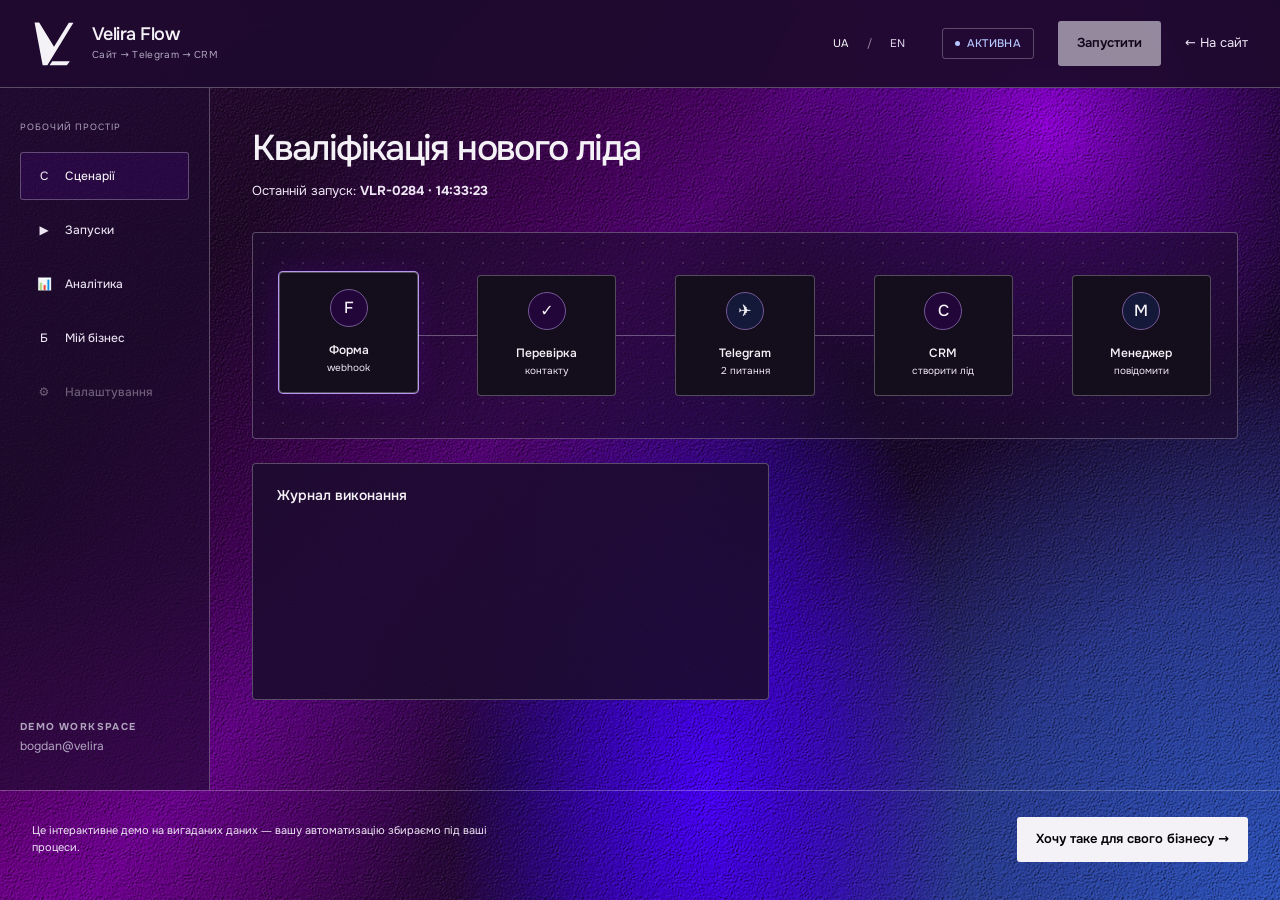
<file: flow.html>
<!DOCTYPE html>
<html lang="uk" data-theme="dark">
<head>
<meta charset="UTF-8" />
<meta name="viewport" content="width=device-width, initial-scale=1, viewport-fit=cover" />
<meta name="description" content="Velira Flow — живе демо: як автоматизація приймає заявку, кваліфікує ліда і рахує аналітику вашого бізнесу." />
<meta name="theme-color" content="#050307" />
<title>Velira Flow — демо автоматизації та аналітики</title>
<link rel="stylesheet" href="assets/css/velira-fonts.css?v=bc56376789">
<link rel="stylesheet" href="assets/css/veblix-flow.css?v=7d9a597e7a" />
<link rel="stylesheet" href="assets/css/studio.css?v=156" />
<link rel="stylesheet" href="assets/css/studio-secondary.css?v=adb4310653" />
<link rel="stylesheet" href="assets/css/studio-atmosphere.css?v=0bdb17833e" />
</head>
<body class="fl">
<a class="fl-skip" href="#flow-content">До головного вмісту</a>

<!-- ===== TOP BAR ===== -->
<header class="fl-top">
  <div class="fl-top__brand">
    <a href="index.html" class="fl-top__home" aria-label="Velira — на головну"><img class="fl-logo" src="brand/velira-mark-clean.svg?v=faed01ee6c" alt="Velira" width="48" height="48"></a>
    <div>
      <p class="fl-top__name">Velira Flow</p>
      <p class="fl-top__crumb">Сайт → Telegram → CRM</p>
    </div>
  </div>
  <div class="fl-top__right"><div class="studio-locale" data-flow-languages role="group" aria-label="Мова / Language"><button type="button" data-flow-language="uk" aria-pressed="true">UA</button><span aria-hidden="true">/</span><button type="button" data-flow-language="en" aria-pressed="false">EN</button></div>
    <span class="fl-badge fl-badge--live"><i></i>Активна</span>
    <button class="vh-btn" type="button" data-run>Запустити</button>
    <a class="fl-top__back" href="index.html">← На сайт</a>
  </div>
</header>

<div class="fl-shell">
  <!-- ===== SIDEBAR ===== -->
  <aside class="fl-side">
    <p class="fl-side__label">Робочий простір</p>
    <nav class="fl-tabs" role="tablist" aria-label="Розділи демо">
      <button class="fl-tab is-active" role="tab" aria-selected="true"  data-tab="scen"><span>C</span>Сценарії</button>
      <button class="fl-tab" role="tab" aria-selected="false" data-tab="runs"><span>▶</span>Запуски</button>
      <button class="fl-tab" role="tab" aria-selected="false" data-tab="stats"><span>📊</span>Аналітика</button>
      <button class="fl-tab" role="tab" aria-selected="false" data-tab="biz"><span>Б</span>Мій бізнес</button>
      <button class="fl-tab is-off" type="button" disabled title="Недоступно в демо"><span>⚙</span>Налаштування</button>
    </nav>
    <div class="fl-side__foot">
      <p>Demo workspace</p>
      <p>bogdan@velira</p>
    </div>
  </aside>

  <!-- ===== MAIN ===== -->
  <main class="fl-main" id="flow-content">

    <!-- ПАНЕЛЬ 1: СЦЕНАРІЙ -->
    <section class="fl-panel is-active" data-panel="scen" role="tabpanel" aria-label="Сценарії">
      <header class="fl-panel__head">
        <div>
          <h1>Кваліфікація нового ліда</h1>
          <p class="fl-sub">Останній запуск: <b data-last-run>—</b></p>
        </div>
        <span class="fl-badge fl-badge--ok" data-run-status hidden>Успішно · <b data-run-ms>1.8с</b></span>
      </header>

      <div class="fl-canvas" role="group" aria-label="Схема сценарію">
        <ol class="fl-flow">
          <li class="fl-node" data-node="0" style="--node:#C91C16">
            <span class="fl-node__check" aria-hidden="true">✓</span>
            <span class="fl-node__icon">F</span>
            <b>Форма</b><i>webhook</i>
          </li>
          <li class="fl-conn" aria-hidden="true"><i></i></li>
          <li class="fl-node" data-node="1" style="--node:#6F9092">
            <span class="fl-node__check" aria-hidden="true">✓</span>
            <span class="fl-node__icon">✓</span>
            <b>Перевірка</b><i>контакту</i>
          </li>
          <li class="fl-conn" aria-hidden="true"><i></i></li>
          <li class="fl-node" data-node="2" style="--node:#35405B">
            <span class="fl-node__check" aria-hidden="true">✓</span>
            <span class="fl-node__icon">✈</span>
            <b>Telegram</b><i>2 питання</i>
          </li>
          <li class="fl-conn" aria-hidden="true"><i></i></li>
          <li class="fl-node" data-node="3" style="--node:#D84A3F">
            <span class="fl-node__check" aria-hidden="true">✓</span>
            <span class="fl-node__icon">C</span>
            <b>CRM</b><i>створити лід</i>
          </li>
          <li class="fl-conn" aria-hidden="true"><i></i></li>
          <li class="fl-node" data-node="4" style="--node:#7E9A9A">
            <span class="fl-node__check" aria-hidden="true">✓</span>
            <span class="fl-node__icon">М</span>
            <b>Менеджер</b><i>повідомити</i>
          </li>
        </ol>
      </div>

      <div class="fl-grid2">
        <article class="fl-card">
          <h2>Журнал виконання</h2>
          <ul class="fl-journal" data-journal aria-live="polite">
            <li class="fl-journal__empty">Натисни «Запустити» — і дивись, як заявка проходить сценарій.</li>
          </ul>
        </article>

        <article class="fl-card fl-lead" data-lead hidden>
          <h2>CRM · <span data-lead-id>VLR-0000</span></h2>
          <div class="fl-lead__who">
            <span class="fl-lead__ava" data-lead-ava>О</span>
            <div><b data-lead-name>—</b><i data-lead-handle>—</i></div>
          </div>
          <dl class="fl-lead__rows">
            <div><dt>Послуга</dt><dd data-lead-service>—</dd></div>
            <div><dt>Бюджет</dt><dd data-lead-budget>—</dd></div>
            <div><dt>Запуск</dt><dd data-lead-when>—</dd></div>
          </dl>
          <p class="fl-lead__ok">Кваліфіковано ✓</p>
        </article>
      </div>
    </section>

    <!-- ПАНЕЛЬ 2: ЗАПУСКИ -->
    <section class="fl-panel" data-panel="runs" role="tabpanel" aria-label="Запуски" hidden>
      <header class="fl-panel__head">
        <div>
          <h1>Запуски</h1>
          <p class="fl-sub">Кожен прогін сценарію — один рядок. Запусти ще раз — з'явиться згори.</p>
        </div>
      </header>
      <article class="fl-card fl-runs-card" tabindex="0" role="region" aria-label="Журнал запусків">
        <table class="fl-table">
          <thead><tr><th>Лід</th><th>Час</th><th>Джерело</th><th>Результат</th><th>Тривалість</th></tr></thead>
          <tbody data-runs></tbody>
        </table>
      </article>
    </section>

    <!-- ПАНЕЛЬ 3: АНАЛІТИКА -->
    <section class="fl-panel" data-panel="stats" role="tabpanel" aria-label="Аналітика" hidden>
      <header class="fl-panel__head">
        <div>
          <h1>Аналітика продажів <span class="fl-badge fl-badge--demo">демо-дані</span></h1>
          <p class="fl-sub">Демонстраційні дані за 01–30 червня · змінюються після кожного запуску сценарію</p>
        </div>
      </header>

      <div class="fl-kpis">
        <article class="fl-kpi" style="--kpi:#C91C16"><b data-kpi-leads>48</b><span class="fl-kpi__delta" data-kpi-leads-d>+14%</span><i>Заявок</i></article>
        <article class="fl-kpi" style="--kpi:#6F9092"><b data-kpi-qual>27</b><span class="fl-kpi__delta" data-kpi-qual-d>+8%</span><i>Кваліфіковано</i></article>
        <article class="fl-kpi" style="--kpi:#35405B"><b data-kpi-conv>56%</b><span class="fl-kpi__delta" data-kpi-conv-d>+5%</span><i>Конверсія</i></article>
        <article class="fl-kpi" style="--kpi:#B81712"><b data-kpi-first>38с</b><span class="fl-kpi__delta">−12с</span><i>Перша відповідь</i></article>
      </div>

      <div class="fl-grid2 fl-grid2--stats">
        <article class="fl-card">
          <h2>Заявки за 30 днів</h2>
          <svg class="fl-chart" viewBox="0 0 560 220" role="img" aria-label="Графік заявок за 30 днів" data-chart preserveAspectRatio="none"></svg>
        </article>
        <article class="fl-card">
          <h2>Воронка</h2>
          <ul class="fl-funnel" data-funnel>
            <li style="--w:84%"><b>1 284</b><span>відвідування</span></li>
            <li style="--w:76%"><b data-fun-leads>48</b><span>заявок</span></li>
            <li style="--w:58%"><b data-fun-qual>27</b><span>кваліфіковано</span></li>
            <li style="--w:42%"><b>11</b><span>дзвінків</span></li>
          </ul>
        </article>
      </div>

      <article class="fl-card fl-reco">
        <span class="fl-reco__mark" aria-hidden="true">!</span>
        <div>
          <h2>Рекомендація на наступний місяць</h2>
          <p><b>Приклад гіпотези: приберіть поле «Коментар» на мобільних і перевірте, чи зменшаться відмови.</b></p>
          <p class="fl-sub">Це демонстраційна рекомендація. У реальному проєкті висновок потребує A/B тесту та ваших даних.</p>
        </div>
      </article>
    </section>

    <!-- ПАНЕЛЬ 4: МІЙ БІЗНЕС (реальний аналізатор) -->
    <section class="fl-panel" data-panel="biz" role="tabpanel" aria-label="Мій бізнес" hidden>
      <header class="fl-panel__head">
        <div>
          <h1>Аналіз вашого бізнесу</h1>
          <p class="fl-sub">Введіть свої цифри за місяць — порахуємо конверсії, знайдемо найбільший виток і оцінимо потенціал. <b>Дані рахуються у вашому браузері й нікуди не надсилаються</b>, доки ви самі не натиснете «Надіслати аудит».</p>
        </div>
      </header>

      <div class="fl-grid2 fl-grid2--biz">
        <article class="fl-card">
          <h2>Цифри за місяць</h2>
          <form class="fl-form" data-biz-form novalidate>
            <label><span>Відвідування сайту</span><input type="number" min="0" inputmode="numeric" name="visits" placeholder="напр. 1200" required></label>
            <label><span>Заявок / звернень</span><input type="number" min="0" inputmode="numeric" name="leads" placeholder="напр. 45" required></label>
            <label><span>Кваліфікованих (реальні розмови)</span><input type="number" min="0" inputmode="numeric" name="qual" placeholder="напр. 24" required></label>
            <label><span>Продажів / угод</span><input type="number" min="0" inputmode="numeric" name="sales" placeholder="напр. 8" required></label>
            <label><span>Середній чек, ₴ <em>необовʼязково</em></span><input type="number" min="0" inputmode="numeric" name="check" placeholder="напр. 6500"></label>
            <label><span>Перша відповідь клієнту, хв <em>необовʼязково</em></span><input type="number" min="0" inputmode="numeric" name="resp" placeholder="напр. 40"></label>
            <div class="fl-form__row">
              <button class="vh-btn" type="submit">Порахувати →</button>
              <button class="fl-ghostbtn" type="button" data-biz-example>Заповнити прикладом</button>
            </div>
            <p class="fl-form__err" data-biz-err hidden>Заповніть чотири основні поля числами (продажі ≤ кваліфіковані ≤ заявки ≤ відвідування).</p>
          </form>
        </article>

        <article class="fl-card fl-bizres" data-biz-res hidden>
          <h2>Ваша воронка</h2>
          <ul class="fl-funnel" data-biz-funnel></ul>
          <div class="fl-bizkpis" data-biz-kpis></div>
        </article>
      </div>

      <article class="fl-card fl-reco" data-biz-insights hidden>
        <span class="fl-reco__mark" aria-hidden="true">!</span>
        <div data-biz-insights-body>
          <h2>Що підтягнути першим</h2>
        </div>
      </article>

      <div class="fl-grid2 fl-grid2--biz" data-biz-extra hidden>
        <article class="fl-card">
          <h2>Динаміка по місяцях <span class="fl-sub" style="font-size:12px">(збережені у цьому браузері)</span></h2>
          <svg class="fl-chart" viewBox="0 0 560 220" role="img" aria-label="Динаміка ваших заявок і продажів" data-biz-chart preserveAspectRatio="none"></svg>
          <p class="fl-sub" data-biz-chart-hint>Збережіть два і більше місяців — з'явиться графік динаміки.</p>
        </article>
        <article class="fl-card">
          <h2>Аудит від Velira</h2>
          <p class="fl-sub" style="margin-bottom:12px">Надішлемо ваші цифри Богдану — повернемось із планом, який виток закривати першим і чим (сайт, бот чи автоматизація).</p>
          <form class="fl-form" data-audit-form novalidate>
            <label><span>Ім'я</span><input type="text" name="name" autocomplete="name" maxlength="200" placeholder="Як до вас звертатись" required></label>
            <label><span>Telegram або телефон</span><input type="text" name="contact" autocomplete="off" maxlength="200" placeholder="@username" required></label>
            <input type="hidden" name="privacyVersion" value="2026-08-25-v2">
            <input type="hidden" name="source" value="flow">
            <label class="fl-form__trap" aria-hidden="true"><span>Company</span><input type="text" name="company" tabindex="-1" autocomplete="off"></label>
            <p class="fl-form__privacy-note">Надсилаючи форму, ви просите Velira зв’язатися щодо проєкту. Якщо проєкт не почнеться, заявку зберігаємо до 90 днів. Не надсилайте паролі, платіжні дані, документи чи іншу чутливу інформацію.</p>
            <label class="fl-form__consent"><input type="checkbox" name="privacyAcknowledged" value="true" required><span>Підтверджую, що прочитав(ла) <a href="privacy.html">повідомлення про приватність</a>.</span></label>
            <label class="fl-form__consent"><input type="checkbox" name="telegramDeliveryConsent" value="true" required><span>Окремо погоджуюсь на доставку цієї заявки через Telegram Bot API, включно з можливою обробкою за межами України. Це не згода на маркетинг.</span></label>
            <div class="fl-form__row">
              <button class="vh-btn" type="submit" data-audit-send>Надіслати аудит →</button>
              
              
            </div>
            
          </form>
        </article>
      </div>
    <div class="fl-local-tools"><button class="fl-ghostbtn" type="button" data-biz-save>Зберегти місяць</button><button class="fl-ghostbtn" type="button" data-biz-clear>Очистити локальні дані</button></div><p class="fl-form__err" data-audit-msg role="status" aria-live="polite" hidden></p></section>

  </main>
</div>

<footer class="fl-foot">
  <span>Це інтерактивне демо на вигаданих даних — вашу автоматизацію збираємо під ваші процеси.</span>
  <a class="vh-btn" href="https://t.me/madbod_77" target="_blank" rel="noopener">Хочу таке для свого бізнесу →</a>
</footer>

<script src="assets/js/veblix-flow.js?v=18072e46c4" defer></script>
<script src="assets/js/studio-locales.js?v=97ab730df9" defer></script><script src="assets/js/studio-metadata.js?v=6c267fd8c4" defer></script>
</body>
</html>
</file>
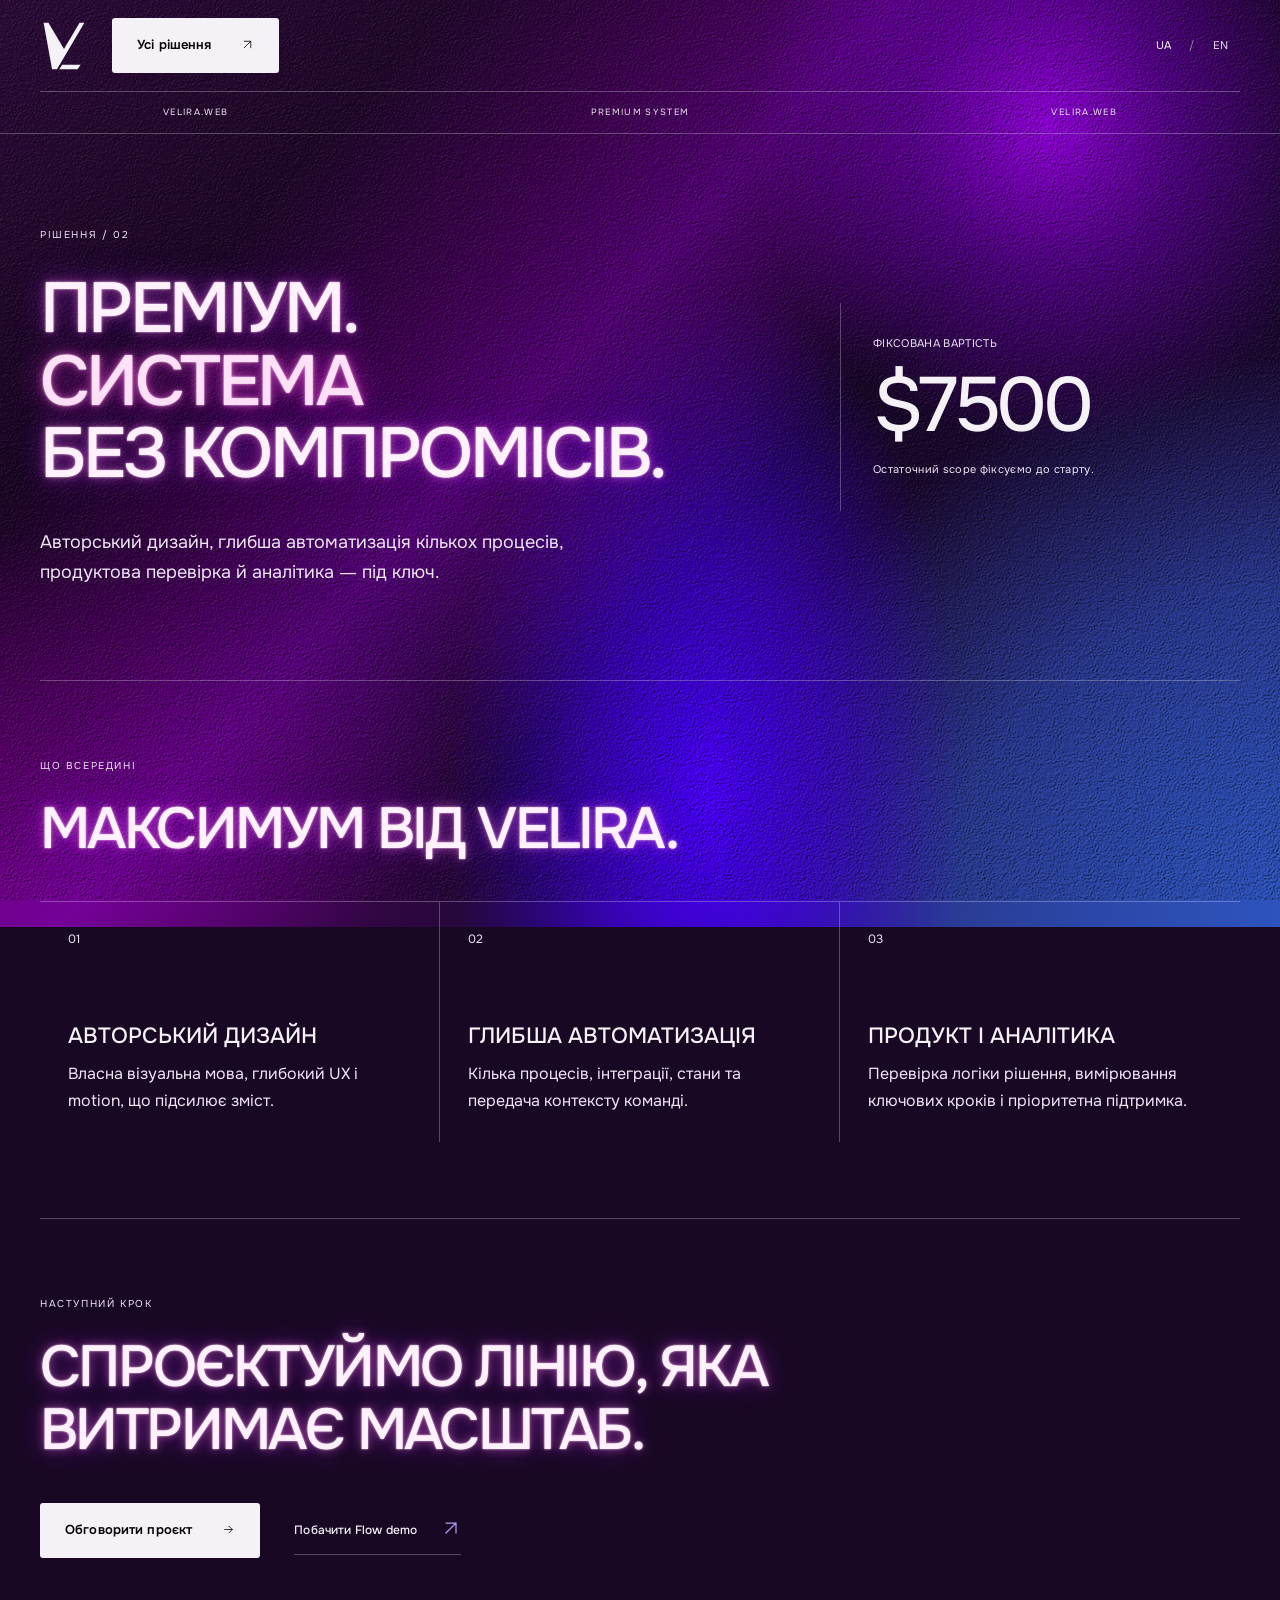
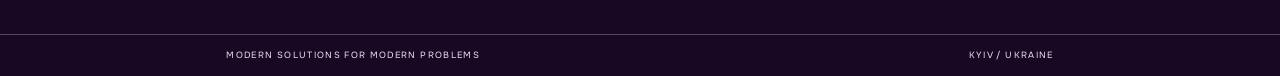
<file: offer-premium.html>
<!DOCTYPE html>
<html lang="uk">
<head>
<meta charset="UTF-8" />
<meta name="viewport" content="width=device-width, initial-scale=1, viewport-fit=cover" />
<meta name="description" content="Velira Premium System — авторський дизайн, глибша автоматизація, продуктова перевірка та аналітика за $7500." />
<meta name="theme-color" content="#050307" />
<title>Velira — Premium System · $7500</title>
<link rel="stylesheet" href="assets/css/velira-fonts.css?v=bc56376789" />
<link rel="icon" type="image/svg+xml" href="brand/velira-mark-clean.svg?v=faed01ee6c" />
<link rel="stylesheet" href="assets/css/veblix-home.css?v=83f161c44f" />
<link rel="stylesheet" href="assets/css/studio.css?v=156" />
<link rel="stylesheet" href="assets/css/studio-secondary.css?v=adb4310653" />
<link rel="stylesheet" href="assets/css/studio-atmosphere.css?v=0bdb17833e" />
<link rel="stylesheet" href="assets/css/studio-neon.css?v=134" />
</head>
<body class="vl-offer-body vl-offer-body--premium">
<a class="vl-skip" href="#offer-content">До головного вмісту</a>
<header class="vl-offer-nav">
  <a class="vl-offer-brand" href="index.html" aria-label="Velira — на головну"><img src="brand/velira-mark-clean.svg?v=faed01ee6c" alt="Velira" width="1280" height="1280" /></a>
  <a class="vl-button vl-button--small" href="index.html#solutions"><span>Усі рішення</span><b aria-hidden="true"><svg class="vl-arrow" width="1em" height="1em" viewBox="0 0 24 24" fill="none" stroke="currentColor" stroke-width="1.5" stroke-linecap="round" stroke-linejoin="round" aria-hidden="true" focusable="false"><path d="M6 18 18 6M6 6h12v12"/></svg></b></a>
<div class="studio-locale" data-flow-languages role="group" aria-label="Мова / Language"><button type="button" data-flow-language="uk" aria-pressed="true">UA</button><span aria-hidden="true">/</span><button type="button" data-flow-language="en" aria-pressed="false">EN</button></div></header>
<main class="vl-offer vl-offer--premium" id="offer-content">
  <div class="vl-offer__rail" aria-hidden="true"><span>VELIRA.WEB</span><span>PREMIUM SYSTEM</span><span>VELIRA.WEB</span></div>
  <div class="vl-offer__grid">
    <section class="vl-offer__intro" aria-labelledby="offer-title">
      <p class="vl-index">РІШЕННЯ / 02</p>
      <h1 id="offer-title"><span>ПРЕМІУМ.</span><span class="is-red">СИСТЕМА</span><span>БЕЗ КОМПРОМІСІВ.</span></h1>
      <p class="vl-offer__summary">Авторський дизайн, глибша автоматизація кількох процесів, продуктова перевірка й аналітика — під ключ.</p>
    </section>
    <aside class="vl-offer__price" aria-label="Вартість"><span>ФІКСОВАНА ВАРТІСТЬ</span><strong>$7500</strong><small>Остаточний scope фіксуємо до старту.</small></aside>
    <section class="vl-offer__scope" aria-labelledby="scope-title">
      <p class="vl-index">ЩО ВСЕРЕДИНІ</p><h2 id="scope-title">МАКСИМУМ ВІД VELIRA.</h2>
      <ol>
        <li><span>01</span><div><h3>АВТОРСЬКИЙ ДИЗАЙН</h3><p>Власна візуальна мова, глибокий UX і motion, що підсилює зміст.</p></div></li>
        <li><span>02</span><div><h3>ГЛИБША АВТОМАТИЗАЦІЯ</h3><p>Кілька процесів, інтеграції, стани та передача контексту команді.</p></div></li>
        <li><span>03</span><div><h3>ПРОДУКТ І АНАЛІТИКА</h3><p>Перевірка логіки рішення, вимірювання ключових кроків і пріоритетна підтримка.</p></div></li>
      </ol>
    </section>
    <section class="vl-offer__cta" aria-labelledby="cta-title">
      <p class="vl-index">НАСТУПНИЙ КРОК</p><h2 id="cta-title">СПРОЄКТУЙМО ЛІНІЮ, ЯКА ВИТРИМАЄ МАСШТАБ.</h2>
      <div><a class="vl-button" href="index.html#contact"><span>Обговорити проєкт</span><b aria-hidden="true"><svg class="vl-arrow" width="1em" height="1em" viewBox="0 0 24 24" fill="none" stroke="currentColor" stroke-width="1.5" stroke-linecap="round" stroke-linejoin="round" aria-hidden="true" focusable="false"><path d="M5 12h14m-6-6 6 6-6 6"/></svg></b></a><a class="vl-text-link" href="flow.html">Побачити Flow demo <b><svg class="vl-arrow" width="1em" height="1em" viewBox="0 0 24 24" fill="none" stroke="currentColor" stroke-width="1.5" stroke-linecap="round" stroke-linejoin="round" aria-hidden="true" focusable="false"><path d="M6 18 18 6M6 6h12v12"/></svg></b></a></div>
    </section>
  </div>
  <div class="vl-offer__rail vl-offer__rail--bottom" aria-hidden="true"><span>MODERN SOLUTIONS FOR MODERN PROBLEMS</span><span>KYIV / UKRAINE</span></div>
</main>
<script src="assets/js/studio-locales.js?v=97ab730df9" defer></script><script src="assets/js/studio-metadata.js?v=6c267fd8c4" defer></script>
</body>
</html>
</file>
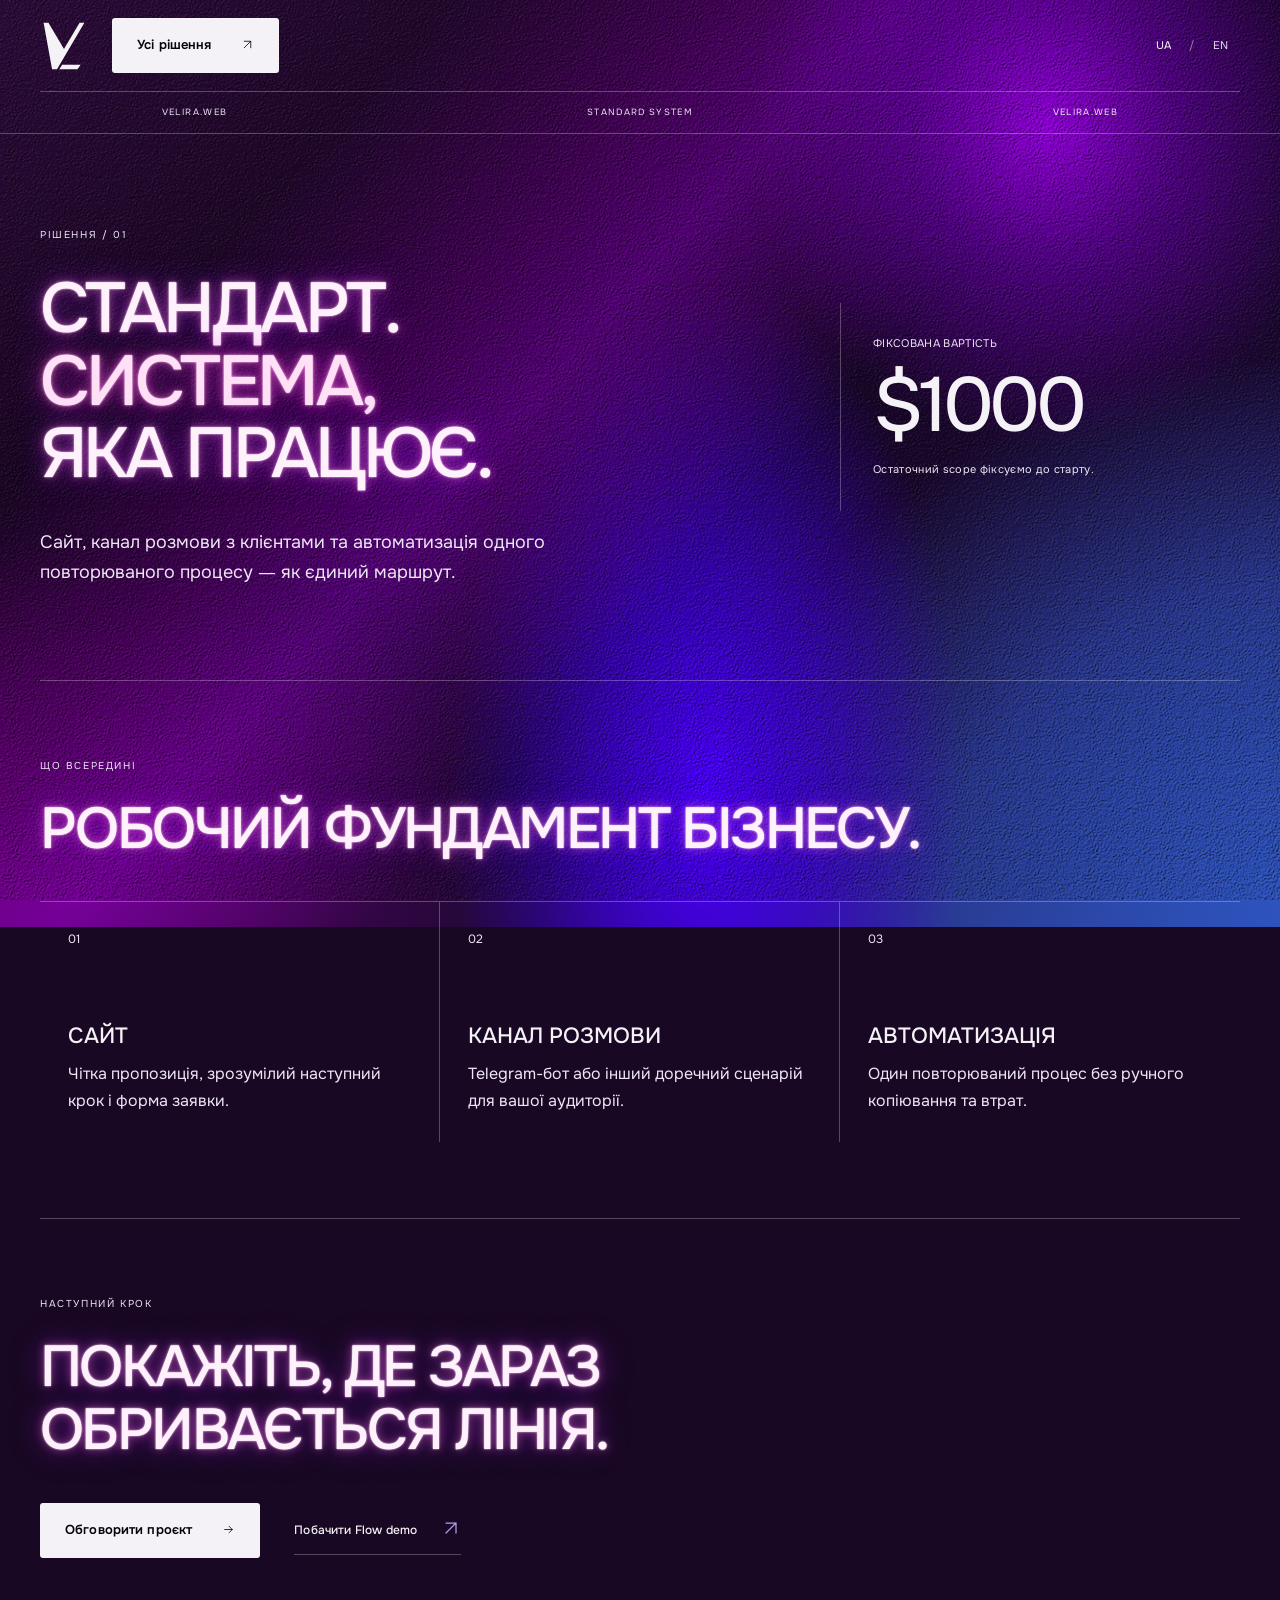
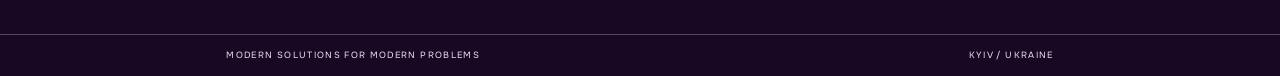
<file: offer-standard.html>
<!DOCTYPE html>
<html lang="uk">
<head>
<meta charset="UTF-8" />
<meta name="viewport" content="width=device-width, initial-scale=1, viewport-fit=cover" />
<meta name="description" content="Velira Standard System — сайт, канал розмови та автоматизація для бізнесу за $1000." />
<meta name="theme-color" content="#050307" />
<title>Velira — Standard System · $1000</title>
<link rel="stylesheet" href="assets/css/velira-fonts.css?v=bc56376789" />
<link rel="icon" type="image/svg+xml" href="brand/velira-mark-clean.svg?v=faed01ee6c" />
<link rel="stylesheet" href="assets/css/veblix-home.css?v=83f161c44f" />
<link rel="stylesheet" href="assets/css/studio.css?v=156" />
<link rel="stylesheet" href="assets/css/studio-secondary.css?v=adb4310653" />
<link rel="stylesheet" href="assets/css/studio-atmosphere.css?v=0bdb17833e" />
<link rel="stylesheet" href="assets/css/studio-neon.css?v=134" />
</head>
<body class="vl-offer-body">
<a class="vl-skip" href="#offer-content">До головного вмісту</a>
<header class="vl-offer-nav">
  <a class="vl-offer-brand" href="index.html" aria-label="Velira — на головну"><img src="brand/velira-mark-clean.svg?v=faed01ee6c" alt="Velira" width="1280" height="1280" /></a>
  <a class="vl-button vl-button--small" href="index.html#solutions"><span>Усі рішення</span><b aria-hidden="true"><svg class="vl-arrow" width="1em" height="1em" viewBox="0 0 24 24" fill="none" stroke="currentColor" stroke-width="1.5" stroke-linecap="round" stroke-linejoin="round" aria-hidden="true" focusable="false"><path d="M6 18 18 6M6 6h12v12"/></svg></b></a>
<div class="studio-locale" data-flow-languages role="group" aria-label="Мова / Language"><button type="button" data-flow-language="uk" aria-pressed="true">UA</button><span aria-hidden="true">/</span><button type="button" data-flow-language="en" aria-pressed="false">EN</button></div></header>
<main class="vl-offer" id="offer-content">
  <div class="vl-offer__rail" aria-hidden="true"><span>VELIRA.WEB</span><span>STANDARD SYSTEM</span><span>VELIRA.WEB</span></div>
  <div class="vl-offer__grid">
    <section class="vl-offer__intro" aria-labelledby="offer-title">
      <p class="vl-index">РІШЕННЯ / 01</p>
      <h1 id="offer-title"><span>СТАНДАРТ.</span><span class="is-red">СИСТЕМА,</span><span>ЯКА ПРАЦЮЄ.</span></h1>
      <p class="vl-offer__summary">Сайт, канал розмови з клієнтами та автоматизація одного повторюваного процесу — як єдиний маршрут.</p>
    </section>
    <aside class="vl-offer__price" aria-label="Вартість"><span>ФІКСОВАНА ВАРТІСТЬ</span><strong>$1000</strong><small>Остаточний scope фіксуємо до старту.</small></aside>
    <section class="vl-offer__scope" aria-labelledby="scope-title">
      <p class="vl-index">ЩО ВСЕРЕДИНІ</p><h2 id="scope-title">РОБОЧИЙ ФУНДАМЕНТ БІЗНЕСУ.</h2>
      <ol>
        <li><span>01</span><div><h3>САЙТ</h3><p>Чітка пропозиція, зрозумілий наступний крок і форма заявки.</p></div></li>
        <li><span>02</span><div><h3>КАНАЛ РОЗМОВИ</h3><p>Telegram-бот або інший доречний сценарій для вашої аудиторії.</p></div></li>
        <li><span>03</span><div><h3>АВТОМАТИЗАЦІЯ</h3><p>Один повторюваний процес без ручного копіювання та втрат.</p></div></li>
      </ol>
    </section>
    <section class="vl-offer__cta" aria-labelledby="cta-title">
      <p class="vl-index">НАСТУПНИЙ КРОК</p><h2 id="cta-title">ПОКАЖІТЬ, ДЕ ЗАРАЗ ОБРИВАЄТЬСЯ ЛІНІЯ.</h2>
      <div><a class="vl-button" href="index.html#contact"><span>Обговорити проєкт</span><b aria-hidden="true"><svg class="vl-arrow" width="1em" height="1em" viewBox="0 0 24 24" fill="none" stroke="currentColor" stroke-width="1.5" stroke-linecap="round" stroke-linejoin="round" aria-hidden="true" focusable="false"><path d="M5 12h14m-6-6 6 6-6 6"/></svg></b></a><a class="vl-text-link" href="flow.html">Побачити Flow demo <b><svg class="vl-arrow" width="1em" height="1em" viewBox="0 0 24 24" fill="none" stroke="currentColor" stroke-width="1.5" stroke-linecap="round" stroke-linejoin="round" aria-hidden="true" focusable="false"><path d="M6 18 18 6M6 6h12v12"/></svg></b></a></div>
    </section>
  </div>
  <div class="vl-offer__rail vl-offer__rail--bottom" aria-hidden="true"><span>MODERN SOLUTIONS FOR MODERN PROBLEMS</span><span>KYIV / UKRAINE</span></div>
</main>
<script src="assets/js/studio-locales.js?v=97ab730df9" defer></script><script src="assets/js/studio-metadata.js?v=6c267fd8c4" defer></script>
</body>
</html>
</file>
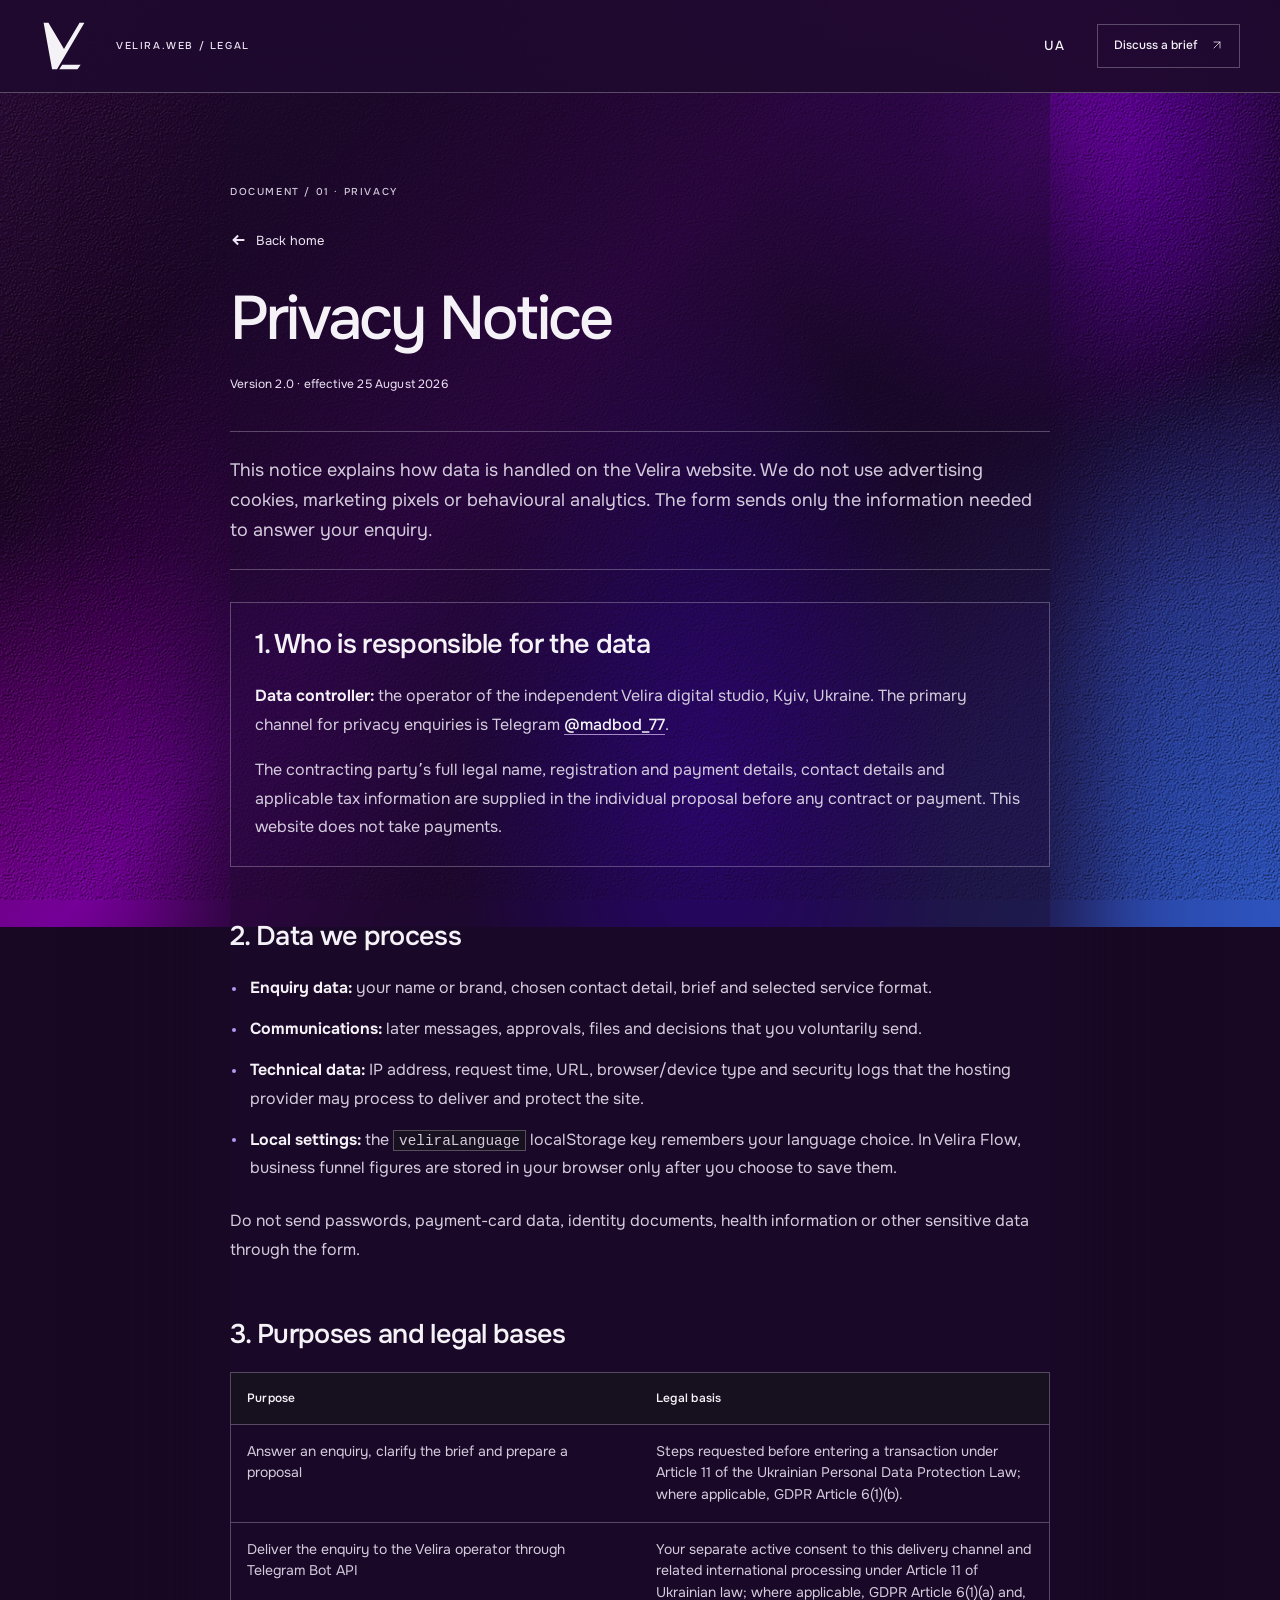
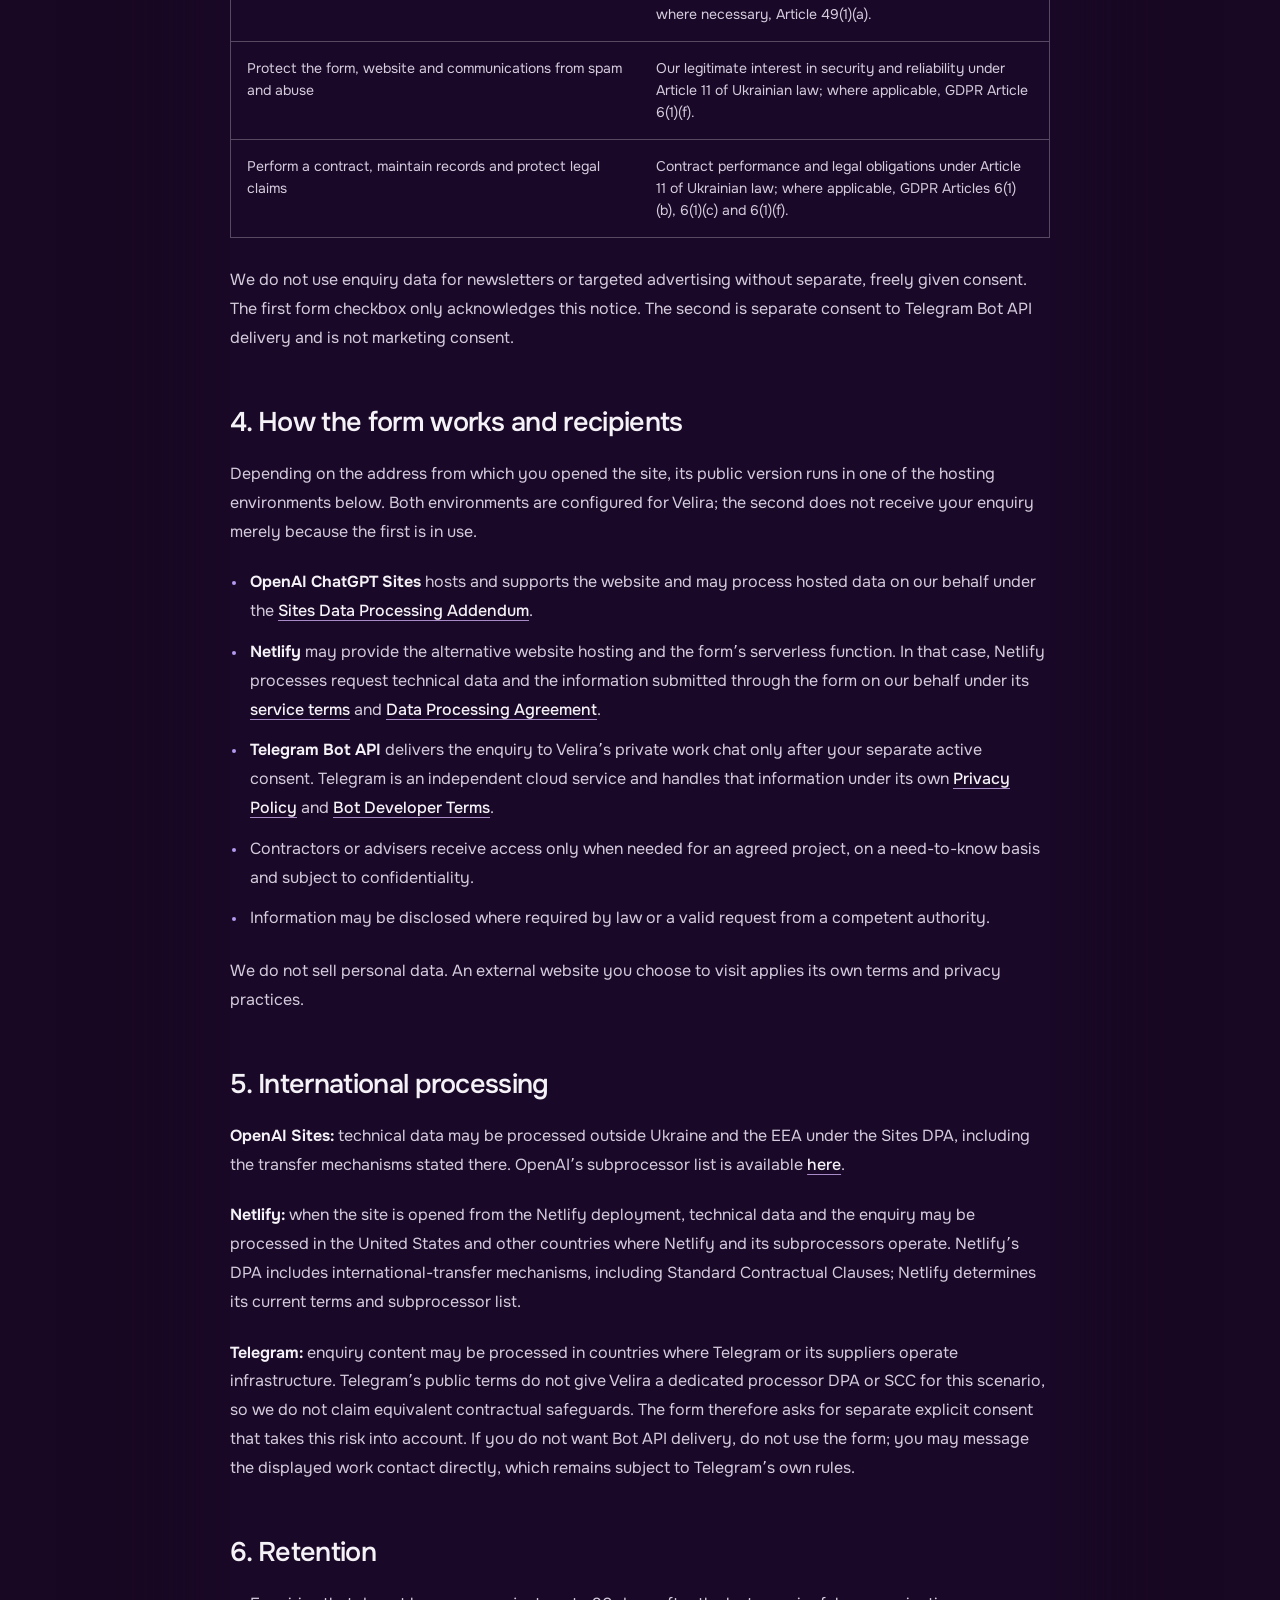
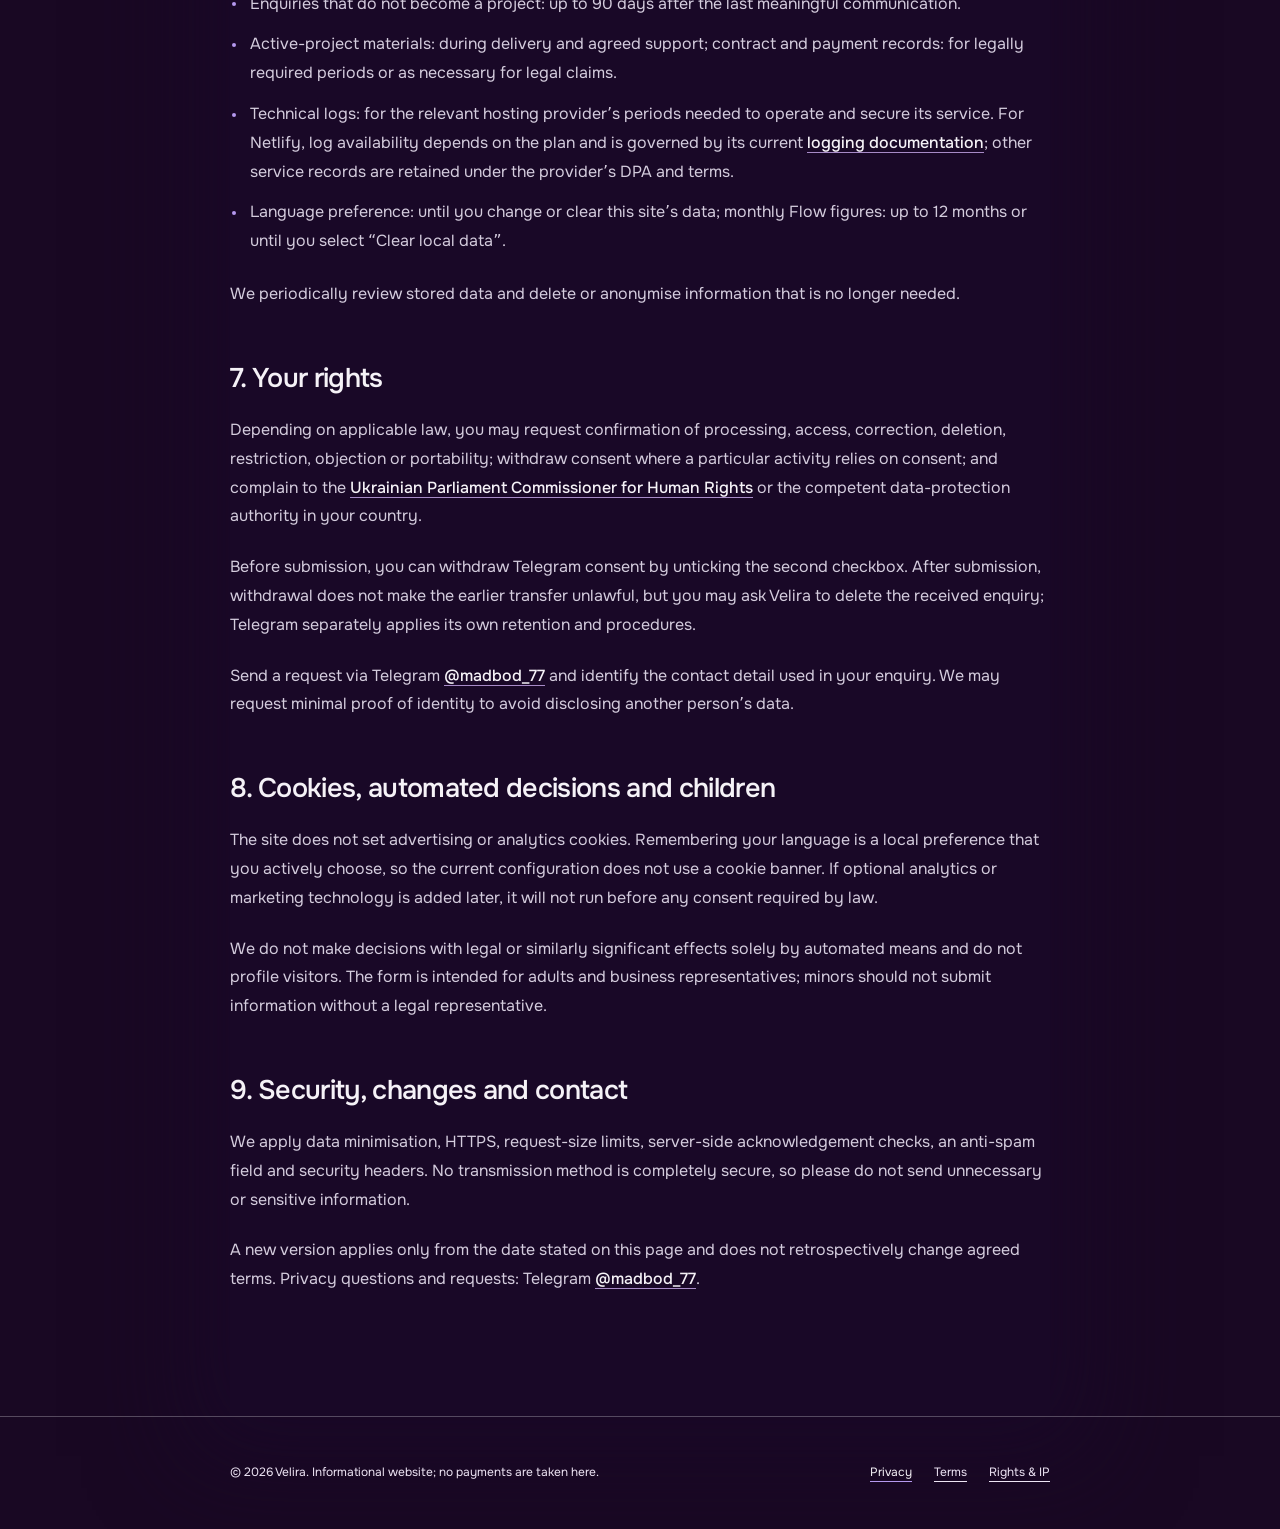
<file: privacy-en.html>
<!DOCTYPE html>
<html lang="en">
<head>
<meta charset="UTF-8" />
<meta name="viewport" content="width=device-width, initial-scale=1" />
<meta name="description" content="Velira privacy notice: data collected, purposes, legal bases, recipients, retention and your rights." />
<meta name="theme-color" content="#050307" />
<title>Privacy Notice — Velira</title>
<link rel="stylesheet" href="assets/css/velira-fonts.css?v=bc56376789" />
<link rel="icon" type="image/svg+xml" href="brand/velira-mark-clean.svg?v=faed01ee6c" />
<link rel="stylesheet" href="assets/css/velira-legal.css?v=fcde07d772" />
<link rel="stylesheet" href="assets/css/studio.css?v=156" />
<link rel="stylesheet" href="assets/css/studio-secondary.css?v=adb4310653" />
<link rel="stylesheet" href="assets/css/studio-atmosphere.css?v=0bdb17833e" />
</head>
<body class="legal-page">
<a class="skip-link" href="#legal-content">Skip to main content</a>
<div class="legal-grid" aria-hidden="true"></div>

<header class="legal-header">
  <div class="legal-wrap legal-header__inner">
    <a href="index.html" class="legal-logo" aria-label="Velira — home"><img src="brand/velira-mark-clean.svg?v=faed01ee6c" alt="Velira" width="1280" height="1280" decoding="async"></a>
    <span class="legal-header__label" aria-hidden="true">VELIRA.WEB / LEGAL</span>
    <div class="legal-header__actions"><a class="legal-lang" href="privacy.html" lang="uk" hreflang="uk" aria-label="Прочитати українською">UA</a><a href="index.html#contact" class="legal-cta">Discuss a brief <span aria-hidden="true"><svg class="vl-arrow" width="1em" height="1em" viewBox="0 0 24 24" fill="none" stroke="currentColor" stroke-width="1.5" stroke-linecap="round" stroke-linejoin="round" aria-hidden="true" focusable="false"><path d="M6 18 18 6M6 6h12v12"/></svg></span></a></div>
  </div>
</header>

<main class="legal legal-wrap" id="legal-content">
  <p class="legal-kicker" aria-hidden="true">DOCUMENT / 01 · PRIVACY</p>
  <a href="index.html" class="back-home"><svg viewBox="0 0 20 20" width="18" height="18" fill="none" stroke="currentColor" stroke-width="2.2" aria-hidden="true"><path d="M16 10H4M9 5L4 10l5 5"/></svg>Back home</a>
  <h1>Privacy Notice</h1>
  <p class="updated">Version 2.0 · effective 25 August 2026</p>

  <p>This notice explains how data is handled on the Velira website. We do not use advertising cookies, marketing pixels or behavioural analytics. The form sends only the information needed to answer your enquiry.</p>

  <aside class="legal-note" aria-labelledby="controller-title">
    <h2 id="controller-title">1. Who is responsible for the data</h2>
    <p><strong>Data controller:</strong> the operator of the independent Velira digital studio, Kyiv, Ukraine. The primary channel for privacy enquiries is Telegram <a href="https://t.me/madbod_77" target="_blank" rel="noopener noreferrer">@madbod_77</a>.</p>
    <p>The contracting party’s full legal name, registration and payment details, contact details and applicable tax information are supplied in the individual proposal before any contract or payment. This website does not take payments.</p>
  </aside>

  <h2>2. Data we process</h2>
  <ul>
    <li><strong>Enquiry data:</strong> your name or brand, chosen contact detail, brief and selected service format.</li>
    <li><strong>Communications:</strong> later messages, approvals, files and decisions that you voluntarily send.</li>
    <li><strong>Technical data:</strong> IP address, request time, URL, browser/device type and security logs that the hosting provider may process to deliver and protect the site.</li>
    <li><strong>Local settings:</strong> the <code>veliraLanguage</code> localStorage key remembers your language choice. In Velira Flow, business funnel figures are stored in your browser only after you choose to save them.</li>
  </ul>
  <p>Do not send passwords, payment-card data, identity documents, health information or other sensitive data through the form.</p>

  <h2>3. Purposes and legal bases</h2>
  <div class="legal-table-wrap" tabindex="0" role="region" aria-label="Processing purposes and legal bases">
    <table>
      <thead><tr><th>Purpose</th><th>Legal basis</th></tr></thead>
      <tbody>
        <tr><td>Answer an enquiry, clarify the brief and prepare a proposal</td><td>Steps requested before entering a transaction under Article 11 of the Ukrainian Personal Data Protection Law; where applicable, GDPR Article 6(1)(b).</td></tr>
        <tr><td>Deliver the enquiry to the Velira operator through Telegram Bot API</td><td>Your separate active consent to this delivery channel and related international processing under Article 11 of Ukrainian law; where applicable, GDPR Article 6(1)(a) and, where necessary, Article 49(1)(a).</td></tr>
        <tr><td>Protect the form, website and communications from spam and abuse</td><td>Our legitimate interest in security and reliability under Article 11 of Ukrainian law; where applicable, GDPR Article 6(1)(f).</td></tr>
        <tr><td>Perform a contract, maintain records and protect legal claims</td><td>Contract performance and legal obligations under Article 11 of Ukrainian law; where applicable, GDPR Articles 6(1)(b), 6(1)(c) and 6(1)(f).</td></tr>
      </tbody>
    </table>
  </div>
  <p>We do not use enquiry data for newsletters or targeted advertising without separate, freely given consent. The first form checkbox only acknowledges this notice. The second is separate consent to Telegram Bot API delivery and is not marketing consent.</p>

  <h2>4. How the form works and recipients</h2>
  <p>Depending on the address from which you opened the site, its public version runs in one of the hosting environments below. Both environments are configured for Velira; the second does not receive your enquiry merely because the first is in use.</p>
  <ul>
    <li><strong>OpenAI ChatGPT Sites</strong> hosts and supports the website and may process hosted data on our behalf under the <a href="https://openai.com/policies/chatgpt-sites-data-processing-addendum/" target="_blank" rel="noopener noreferrer">Sites Data Processing Addendum</a>.</li>
    <li><strong>Netlify</strong> may provide the alternative website hosting and the form’s serverless function. In that case, Netlify processes request technical data and the information submitted through the form on our behalf under its <a href="https://www.netlify.com/legal/self-serve-subscription-agreement" target="_blank" rel="noopener noreferrer">service terms</a> and <a href="https://www.netlify.com/pdf/netlify-dpa.pdf" target="_blank" rel="noopener noreferrer">Data Processing Agreement</a>.</li>
    <li><strong>Telegram Bot API</strong> delivers the enquiry to Velira’s private work chat only after your separate active consent. Telegram is an independent cloud service and handles that information under its own <a href="https://telegram.org/privacy" target="_blank" rel="noopener noreferrer">Privacy Policy</a> and <a href="https://telegram.org/tos/bot-developers" target="_blank" rel="noopener noreferrer">Bot Developer Terms</a>.</li>
    <li>Contractors or advisers receive access only when needed for an agreed project, on a need-to-know basis and subject to confidentiality.</li>
    <li>Information may be disclosed where required by law or a valid request from a competent authority.</li>
  </ul>
  <p>We do not sell personal data. An external website you choose to visit applies its own terms and privacy practices.</p>

  <h2>5. International processing</h2>
  <p><strong>OpenAI Sites:</strong> technical data may be processed outside Ukraine and the EEA under the Sites DPA, including the transfer mechanisms stated there. OpenAI’s subprocessor list is available <a href="https://openai.com/policies/sub-processor-list/" target="_blank" rel="noopener noreferrer">here</a>.</p>
  <p><strong>Netlify:</strong> when the site is opened from the Netlify deployment, technical data and the enquiry may be processed in the United States and other countries where Netlify and its subprocessors operate. Netlify’s DPA includes international-transfer mechanisms, including Standard Contractual Clauses; Netlify determines its current terms and subprocessor list.</p>
  <p><strong>Telegram:</strong> enquiry content may be processed in countries where Telegram or its suppliers operate infrastructure. Telegram’s public terms do not give Velira a dedicated processor DPA or SCC for this scenario, so we do not claim equivalent contractual safeguards. The form therefore asks for separate explicit consent that takes this risk into account. If you do not want Bot API delivery, do not use the form; you may message the displayed work contact directly, which remains subject to Telegram’s own rules.</p>

  <h2>6. Retention</h2>
  <ul>
    <li>Enquiries that do not become a project: up to 90 days after the last meaningful communication.</li>
    <li>Active-project materials: during delivery and agreed support; contract and payment records: for legally required periods or as necessary for legal claims.</li>
    <li>Technical logs: for the relevant hosting provider’s periods needed to operate and secure its service. For Netlify, log availability depends on the plan and is governed by its current <a href="https://docs.netlify.com/manage/monitoring/logs/" target="_blank" rel="noopener noreferrer">logging documentation</a>; other service records are retained under the provider’s DPA and terms.</li>
    <li>Language preference: until you change or clear this site’s data; monthly Flow figures: up to 12 months or until you select “Clear local data”.</li>
  </ul>
  <p>We periodically review stored data and delete or anonymise information that is no longer needed.</p>

  <h2>7. Your rights</h2>
  <p>Depending on applicable law, you may request confirmation of processing, access, correction, deletion, restriction, objection or portability; withdraw consent where a particular activity relies on consent; and complain to the <a href="https://ombudsman.gov.ua/" target="_blank" rel="noopener noreferrer">Ukrainian Parliament Commissioner for Human Rights</a> or the competent data-protection authority in your country.</p>
  <p>Before submission, you can withdraw Telegram consent by unticking the second checkbox. After submission, withdrawal does not make the earlier transfer unlawful, but you may ask Velira to delete the received enquiry; Telegram separately applies its own retention and procedures.</p>
  <p>Send a request via Telegram <a href="https://t.me/madbod_77" target="_blank" rel="noopener noreferrer">@madbod_77</a> and identify the contact detail used in your enquiry. We may request minimal proof of identity to avoid disclosing another person’s data.</p>

  <h2>8. Cookies, automated decisions and children</h2>
  <p>The site does not set advertising or analytics cookies. Remembering your language is a local preference that you actively choose, so the current configuration does not use a cookie banner. If optional analytics or marketing technology is added later, it will not run before any consent required by law.</p>
  <p>We do not make decisions with legal or similarly significant effects solely by automated means and do not profile visitors. The form is intended for adults and business representatives; minors should not submit information without a legal representative.</p>

  <h2>9. Security, changes and contact</h2>
  <p>We apply data minimisation, HTTPS, request-size limits, server-side acknowledgement checks, an anti-spam field and security headers. No transmission method is completely secure, so please do not send unnecessary or sensitive information.</p>
  <p>A new version applies only from the date stated on this page and does not retrospectively change agreed terms. Privacy questions and requests: Telegram <a href="https://t.me/madbod_77" target="_blank" rel="noopener noreferrer">@madbod_77</a>.</p>
</main>

<footer class="legal-footer">
  <div class="legal-wrap legal-footer__inner">
    <p>© 2026 Velira. Informational website; no payments are taken here.</p>
    <nav aria-label="Legal pages"><a href="privacy-en.html" aria-current="page">Privacy</a><a href="terms-en.html">Terms</a><a href="rights-en.html">Rights &amp; IP</a></nav>
  </div>
</footer>
</body>
</html>
</file>
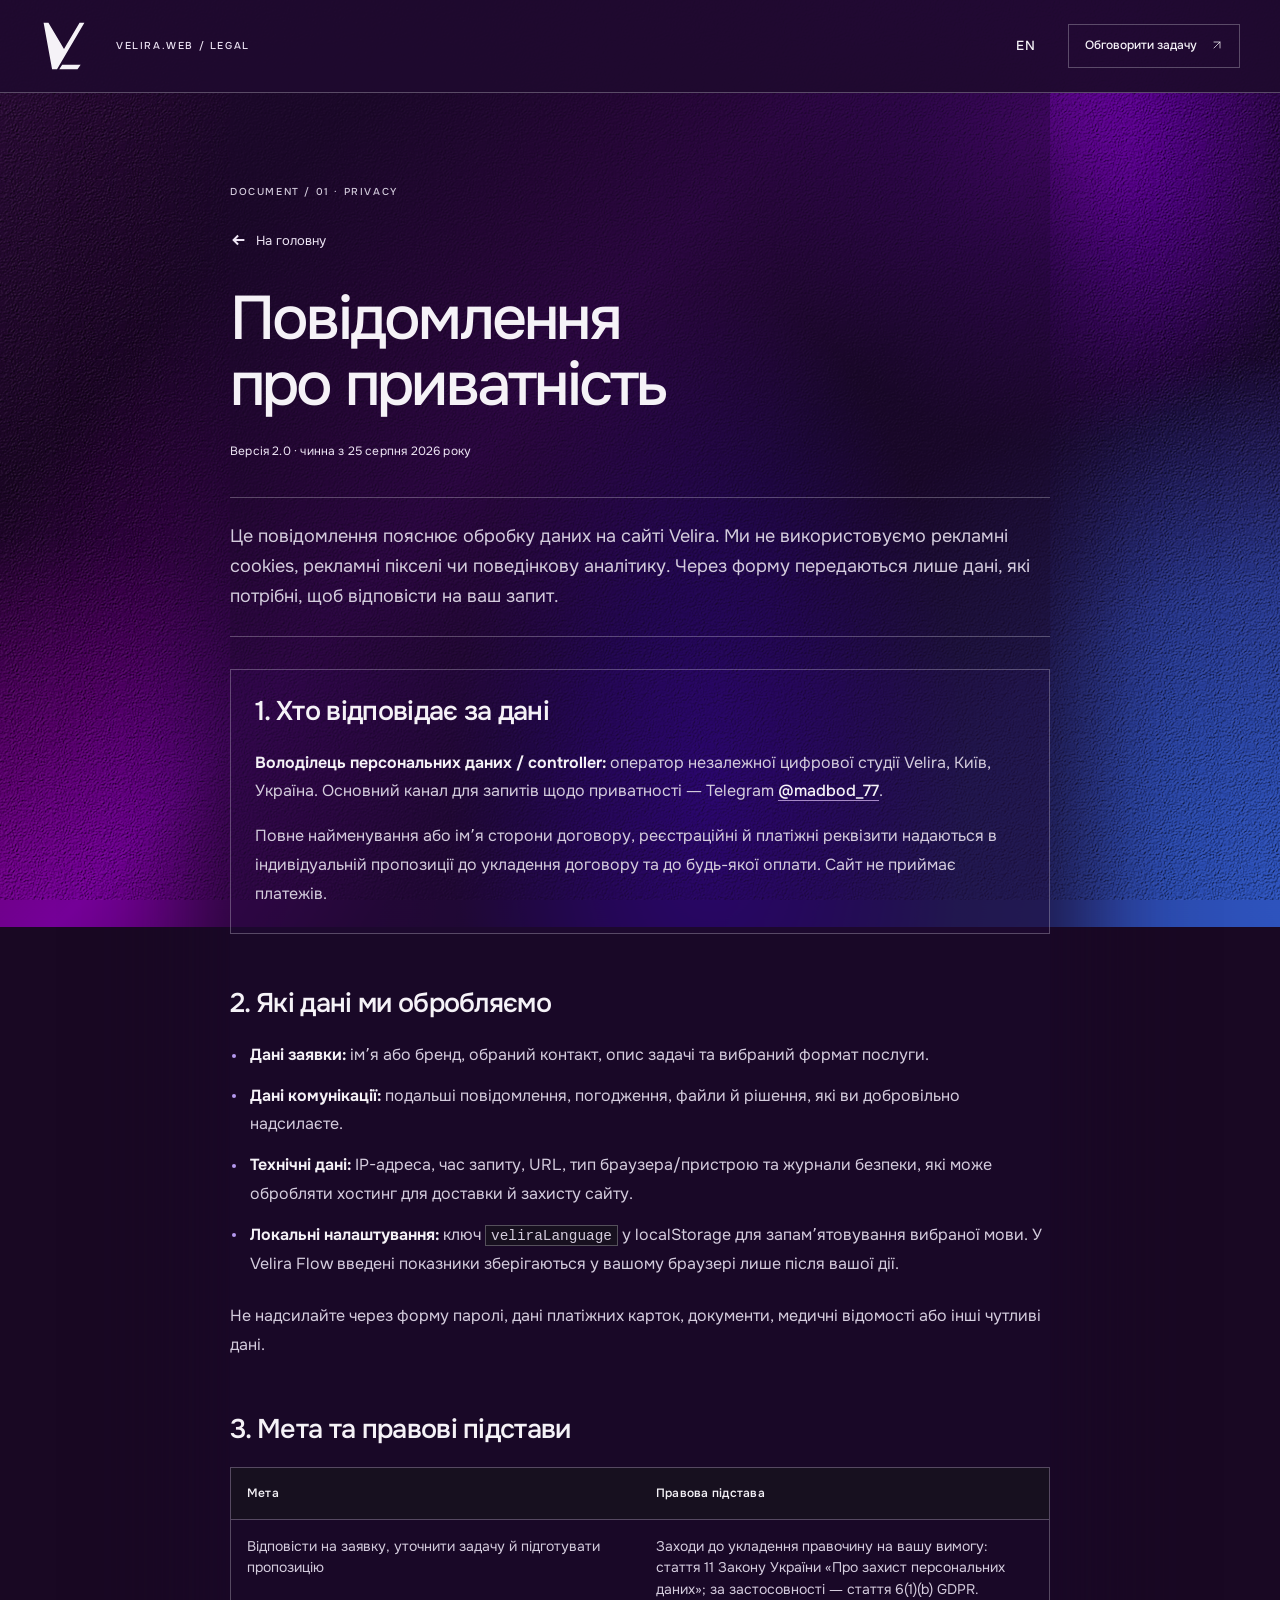
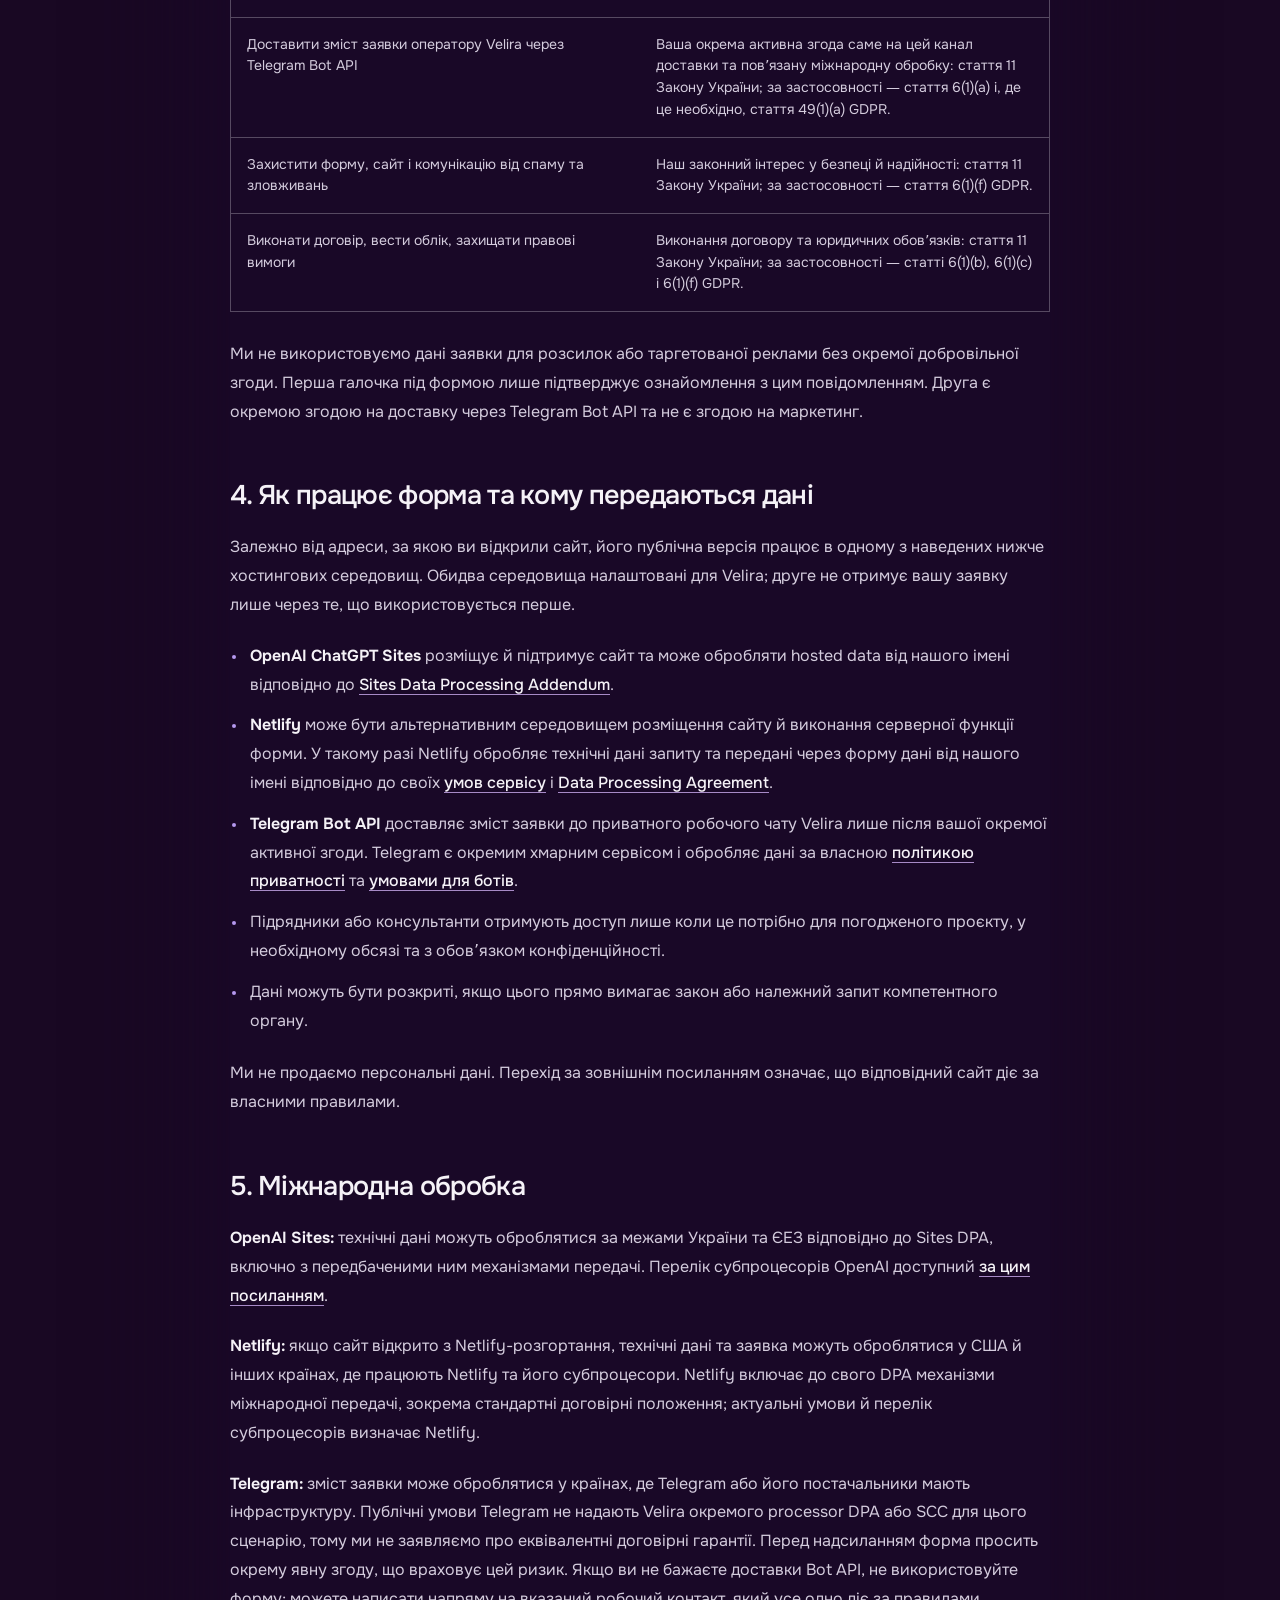
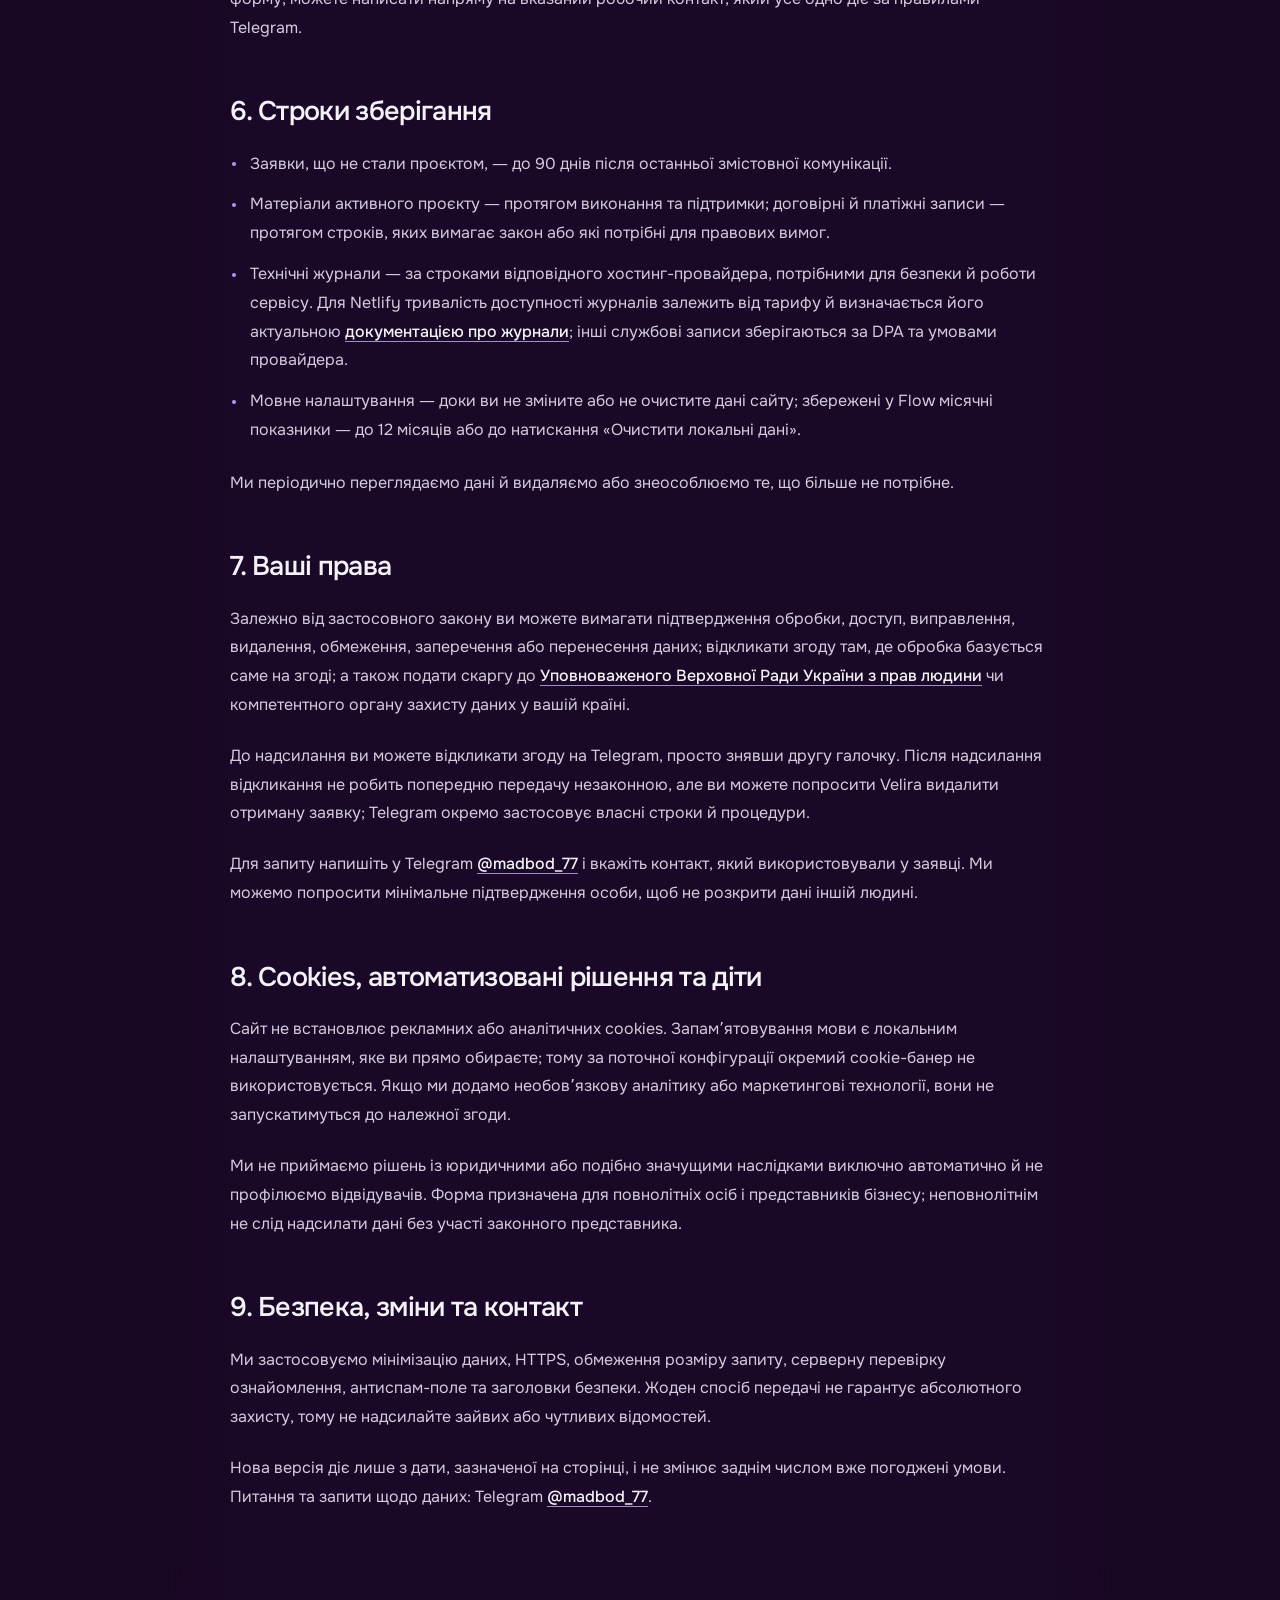
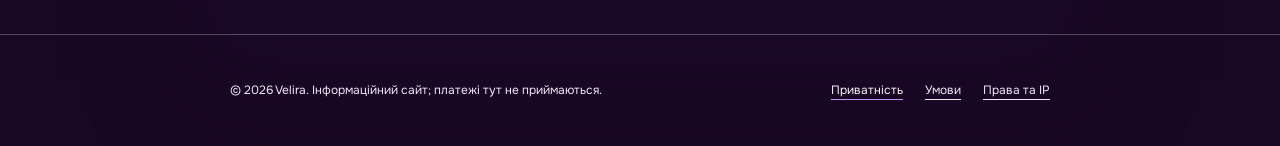
<file: privacy.html>
<!DOCTYPE html>
<html lang="uk">
<head>
<meta charset="UTF-8" />
<meta name="viewport" content="width=device-width, initial-scale=1" />
<meta name="description" content="Повідомлення Velira про приватність: які дані збираються, навіщо, кому передаються, строки зберігання та ваші права." />
<meta name="theme-color" content="#050307" />
<title>Повідомлення про приватність — Velira</title>
<link rel="stylesheet" href="assets/css/velira-fonts.css?v=bc56376789" />
<link rel="icon" type="image/svg+xml" href="brand/velira-mark-clean.svg?v=faed01ee6c" />
<link rel="stylesheet" href="assets/css/velira-legal.css?v=fcde07d772" />
<link rel="stylesheet" href="assets/css/studio.css?v=156" />
<link rel="stylesheet" href="assets/css/studio-secondary.css?v=adb4310653" />
<link rel="stylesheet" href="assets/css/studio-atmosphere.css?v=0bdb17833e" />
</head>
<body class="legal-page">
<a class="skip-link" href="#legal-content">До основного змісту</a>
<div class="legal-grid" aria-hidden="true"></div>

<header class="legal-header">
  <div class="legal-wrap legal-header__inner">
    <a href="index.html" class="legal-logo" aria-label="Velira — на головну"><img src="brand/velira-mark-clean.svg?v=faed01ee6c" alt="Velira" width="1280" height="1280" decoding="async"></a>
    <span class="legal-header__label" aria-hidden="true">VELIRA.WEB / LEGAL</span>
    <div class="legal-header__actions"><a class="legal-lang" href="privacy-en.html" lang="en" hreflang="en" aria-label="Read this notice in English">EN</a><a href="index.html#contact" class="legal-cta">Обговорити задачу <span aria-hidden="true"><svg class="vl-arrow" width="1em" height="1em" viewBox="0 0 24 24" fill="none" stroke="currentColor" stroke-width="1.5" stroke-linecap="round" stroke-linejoin="round" aria-hidden="true" focusable="false"><path d="M6 18 18 6M6 6h12v12"/></svg></span></a></div>
  </div>
</header>

<main class="legal legal-wrap" id="legal-content">
  <p class="legal-kicker" aria-hidden="true">DOCUMENT / 01 · PRIVACY</p>
  <a href="index.html" class="back-home"><svg viewBox="0 0 20 20" width="18" height="18" fill="none" stroke="currentColor" stroke-width="2.2" aria-hidden="true"><path d="M16 10H4M9 5L4 10l5 5"/></svg>На головну</a>
  <h1>Повідомлення про приватність</h1>
  <p class="updated">Версія 2.0 · чинна з 25 серпня 2026 року</p>

  <p>Це повідомлення пояснює обробку даних на сайті Velira. Ми не використовуємо рекламні cookies, рекламні пікселі чи поведінкову аналітику. Через форму передаються лише дані, які потрібні, щоб відповісти на ваш запит.</p>

  <aside class="legal-note" aria-labelledby="controller-title">
    <h2 id="controller-title">1. Хто відповідає за дані</h2>
    <p><strong>Володілець персональних даних / controller:</strong> оператор незалежної цифрової студії Velira, Київ, Україна. Основний канал для запитів щодо приватності — Telegram <a href="https://t.me/madbod_77" target="_blank" rel="noopener noreferrer">@madbod_77</a>.</p>
    <p>Повне найменування або ім’я сторони договору, реєстраційні й платіжні реквізити надаються в індивідуальній пропозиції до укладення договору та до будь-якої оплати. Сайт не приймає платежів.</p>
  </aside>

  <h2>2. Які дані ми обробляємо</h2>
  <ul>
    <li><strong>Дані заявки:</strong> ім’я або бренд, обраний контакт, опис задачі та вибраний формат послуги.</li>
    <li><strong>Дані комунікації:</strong> подальші повідомлення, погодження, файли й рішення, які ви добровільно надсилаєте.</li>
    <li><strong>Технічні дані:</strong> IP-адреса, час запиту, URL, тип браузера/пристрою та журнали безпеки, які може обробляти хостинг для доставки й захисту сайту.</li>
    <li><strong>Локальні налаштування:</strong> ключ <code>veliraLanguage</code> у localStorage для запам’ятовування вибраної мови. У Velira Flow введені показники зберігаються у вашому браузері лише після вашої дії.</li>
  </ul>
  <p>Не надсилайте через форму паролі, дані платіжних карток, документи, медичні відомості або інші чутливі дані.</p>

  <h2>3. Мета та правові підстави</h2>
  <div class="legal-table-wrap" tabindex="0" role="region" aria-label="Мета і правові підстави обробки">
    <table>
      <thead><tr><th>Мета</th><th>Правова підстава</th></tr></thead>
      <tbody>
        <tr><td>Відповісти на заявку, уточнити задачу й підготувати пропозицію</td><td>Заходи до укладення правочину на вашу вимогу: стаття 11 Закону України «Про захист персональних даних»; за застосовності — стаття 6(1)(b) GDPR.</td></tr>
        <tr><td>Доставити зміст заявки оператору Velira через Telegram Bot API</td><td>Ваша окрема активна згода саме на цей канал доставки та пов’язану міжнародну обробку: стаття 11 Закону України; за застосовності — стаття 6(1)(a) і, де це необхідно, стаття 49(1)(a) GDPR.</td></tr>
        <tr><td>Захистити форму, сайт і комунікацію від спаму та зловживань</td><td>Наш законний інтерес у безпеці й надійності: стаття 11 Закону України; за застосовності — стаття 6(1)(f) GDPR.</td></tr>
        <tr><td>Виконати договір, вести облік, захищати правові вимоги</td><td>Виконання договору та юридичних обов’язків: стаття 11 Закону України; за застосовності — статті 6(1)(b), 6(1)(c) і 6(1)(f) GDPR.</td></tr>
      </tbody>
    </table>
  </div>
  <p>Ми не використовуємо дані заявки для розсилок або таргетованої реклами без окремої добровільної згоди. Перша галочка під формою лише підтверджує ознайомлення з цим повідомленням. Друга є окремою згодою на доставку через Telegram Bot API та не є згодою на маркетинг.</p>

  <h2>4. Як працює форма та кому передаються дані</h2>
  <p>Залежно від адреси, за якою ви відкрили сайт, його публічна версія працює в одному з наведених нижче хостингових середовищ. Обидва середовища налаштовані для Velira; друге не отримує вашу заявку лише через те, що використовується перше.</p>
  <ul>
    <li><strong>OpenAI ChatGPT Sites</strong> розміщує й підтримує сайт та може обробляти hosted data від нашого імені відповідно до <a href="https://openai.com/policies/chatgpt-sites-data-processing-addendum/" target="_blank" rel="noopener noreferrer">Sites Data Processing Addendum</a>.</li>
    <li><strong>Netlify</strong> може бути альтернативним середовищем розміщення сайту й виконання серверної функції форми. У такому разі Netlify обробляє технічні дані запиту та передані через форму дані від нашого імені відповідно до своїх <a href="https://www.netlify.com/legal/self-serve-subscription-agreement" target="_blank" rel="noopener noreferrer">умов сервісу</a> і <a href="https://www.netlify.com/pdf/netlify-dpa.pdf" target="_blank" rel="noopener noreferrer">Data Processing Agreement</a>.</li>
    <li><strong>Telegram Bot API</strong> доставляє зміст заявки до приватного робочого чату Velira лише після вашої окремої активної згоди. Telegram є окремим хмарним сервісом і обробляє дані за власною <a href="https://telegram.org/privacy" target="_blank" rel="noopener noreferrer">політикою приватності</a> та <a href="https://telegram.org/tos/bot-developers" target="_blank" rel="noopener noreferrer">умовами для ботів</a>.</li>
    <li>Підрядники або консультанти отримують доступ лише коли це потрібно для погодженого проєкту, у необхідному обсязі та з обов’язком конфіденційності.</li>
    <li>Дані можуть бути розкриті, якщо цього прямо вимагає закон або належний запит компетентного органу.</li>
  </ul>
  <p>Ми не продаємо персональні дані. Перехід за зовнішнім посиланням означає, що відповідний сайт діє за власними правилами.</p>

  <h2>5. Міжнародна обробка</h2>
  <p><strong>OpenAI Sites:</strong> технічні дані можуть оброблятися за межами України та ЄЕЗ відповідно до Sites DPA, включно з передбаченими ним механізмами передачі. Перелік субпроцесорів OpenAI доступний <a href="https://openai.com/policies/sub-processor-list/" target="_blank" rel="noopener noreferrer">за цим посиланням</a>.</p>
  <p><strong>Netlify:</strong> якщо сайт відкрито з Netlify-розгортання, технічні дані та заявка можуть оброблятися у США й інших країнах, де працюють Netlify та його субпроцесори. Netlify включає до свого DPA механізми міжнародної передачі, зокрема стандартні договірні положення; актуальні умови й перелік субпроцесорів визначає Netlify.</p>
  <p><strong>Telegram:</strong> зміст заявки може оброблятися у країнах, де Telegram або його постачальники мають інфраструктуру. Публічні умови Telegram не надають Velira окремого processor DPA або SCC для цього сценарію, тому ми не заявляємо про еквівалентні договірні гарантії. Перед надсиланням форма просить окрему явну згоду, що враховує цей ризик. Якщо ви не бажаєте доставки Bot API, не використовуйте форму; можете написати напряму на вказаний робочий контакт, який усе одно діє за правилами Telegram.</p>

  <h2>6. Строки зберігання</h2>
  <ul>
    <li>Заявки, що не стали проєктом, — до 90 днів після останньої змістовної комунікації.</li>
    <li>Матеріали активного проєкту — протягом виконання та підтримки; договірні й платіжні записи — протягом строків, яких вимагає закон або які потрібні для правових вимог.</li>
    <li>Технічні журнали — за строками відповідного хостинг-провайдера, потрібними для безпеки й роботи сервісу. Для Netlify тривалість доступності журналів залежить від тарифу й визначається його актуальною <a href="https://docs.netlify.com/manage/monitoring/logs/" target="_blank" rel="noopener noreferrer">документацією про журнали</a>; інші службові записи зберігаються за DPA та умовами провайдера.</li>
    <li>Мовне налаштування — доки ви не зміните або не очистите дані сайту; збережені у Flow місячні показники — до 12 місяців або до натискання «Очистити локальні дані».</li>
  </ul>
  <p>Ми періодично переглядаємо дані й видаляємо або знеособлюємо те, що більше не потрібне.</p>

  <h2>7. Ваші права</h2>
  <p>Залежно від застосовного закону ви можете вимагати підтвердження обробки, доступ, виправлення, видалення, обмеження, заперечення або перенесення даних; відкликати згоду там, де обробка базується саме на згоді; а також подати скаргу до <a href="https://ombudsman.gov.ua/" target="_blank" rel="noopener noreferrer">Уповноваженого Верховної Ради України з прав людини</a> чи компетентного органу захисту даних у вашій країні.</p>
  <p>До надсилання ви можете відкликати згоду на Telegram, просто знявши другу галочку. Після надсилання відкликання не робить попередню передачу незаконною, але ви можете попросити Velira видалити отриману заявку; Telegram окремо застосовує власні строки й процедури.</p>
  <p>Для запиту напишіть у Telegram <a href="https://t.me/madbod_77" target="_blank" rel="noopener noreferrer">@madbod_77</a> і вкажіть контакт, який використовували у заявці. Ми можемо попросити мінімальне підтвердження особи, щоб не розкрити дані іншій людині.</p>

  <h2>8. Cookies, автоматизовані рішення та діти</h2>
  <p>Сайт не встановлює рекламних або аналітичних cookies. Запам’ятовування мови є локальним налаштуванням, яке ви прямо обираєте; тому за поточної конфігурації окремий cookie-банер не використовується. Якщо ми додамо необов’язкову аналітику або маркетингові технології, вони не запускатимуться до належної згоди.</p>
  <p>Ми не приймаємо рішень із юридичними або подібно значущими наслідками виключно автоматично й не профілюємо відвідувачів. Форма призначена для повнолітніх осіб і представників бізнесу; неповнолітнім не слід надсилати дані без участі законного представника.</p>

  <h2>9. Безпека, зміни та контакт</h2>
  <p>Ми застосовуємо мінімізацію даних, HTTPS, обмеження розміру запиту, серверну перевірку ознайомлення, антиспам-поле та заголовки безпеки. Жоден спосіб передачі не гарантує абсолютного захисту, тому не надсилайте зайвих або чутливих відомостей.</p>
  <p>Нова версія діє лише з дати, зазначеної на сторінці, і не змінює заднім числом вже погоджені умови. Питання та запити щодо даних: Telegram <a href="https://t.me/madbod_77" target="_blank" rel="noopener noreferrer">@madbod_77</a>.</p>
</main>

<footer class="legal-footer">
  <div class="legal-wrap legal-footer__inner">
    <p>© 2026 Velira. Інформаційний сайт; платежі тут не приймаються.</p>
    <nav aria-label="Юридичні сторінки"><a href="privacy.html" aria-current="page">Приватність</a><a href="terms.html">Умови</a><a href="rights.html">Права та IP</a></nav>
  </div>
</footer>
</body>
</html>
</file>
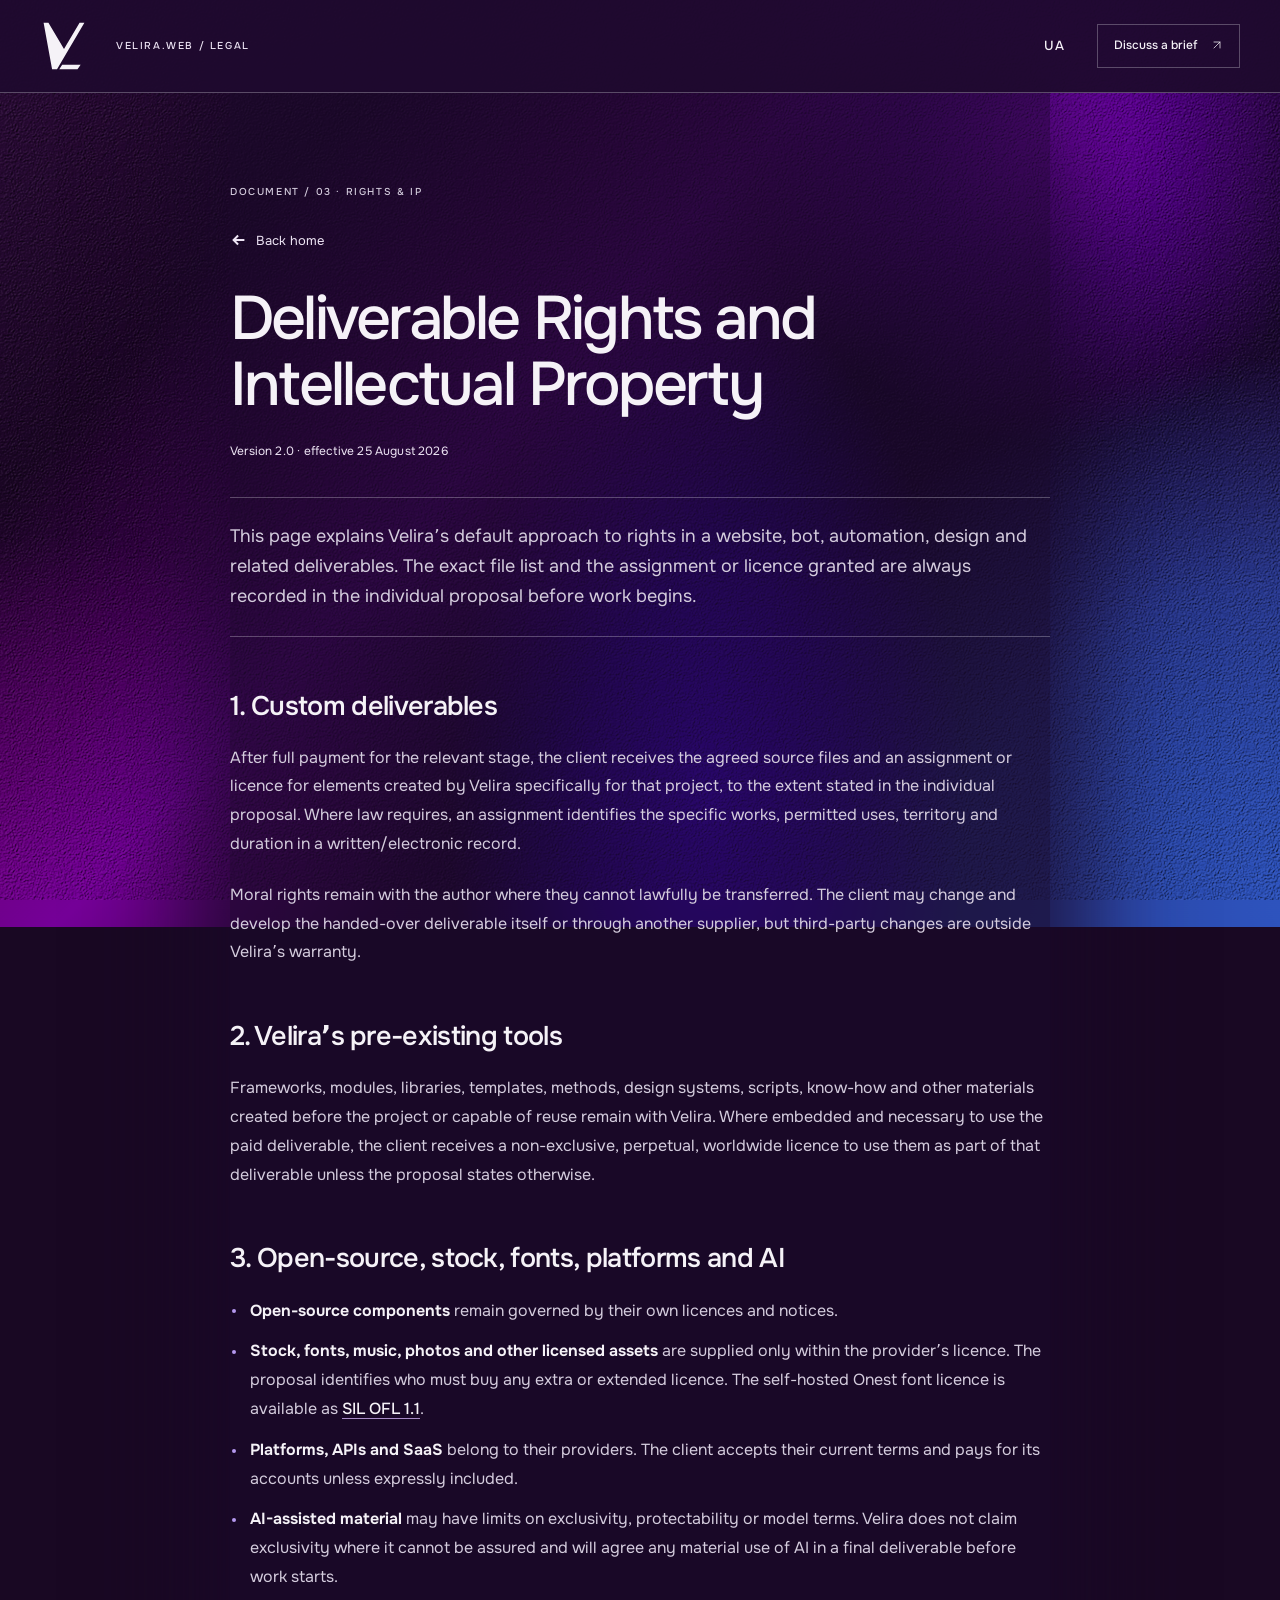
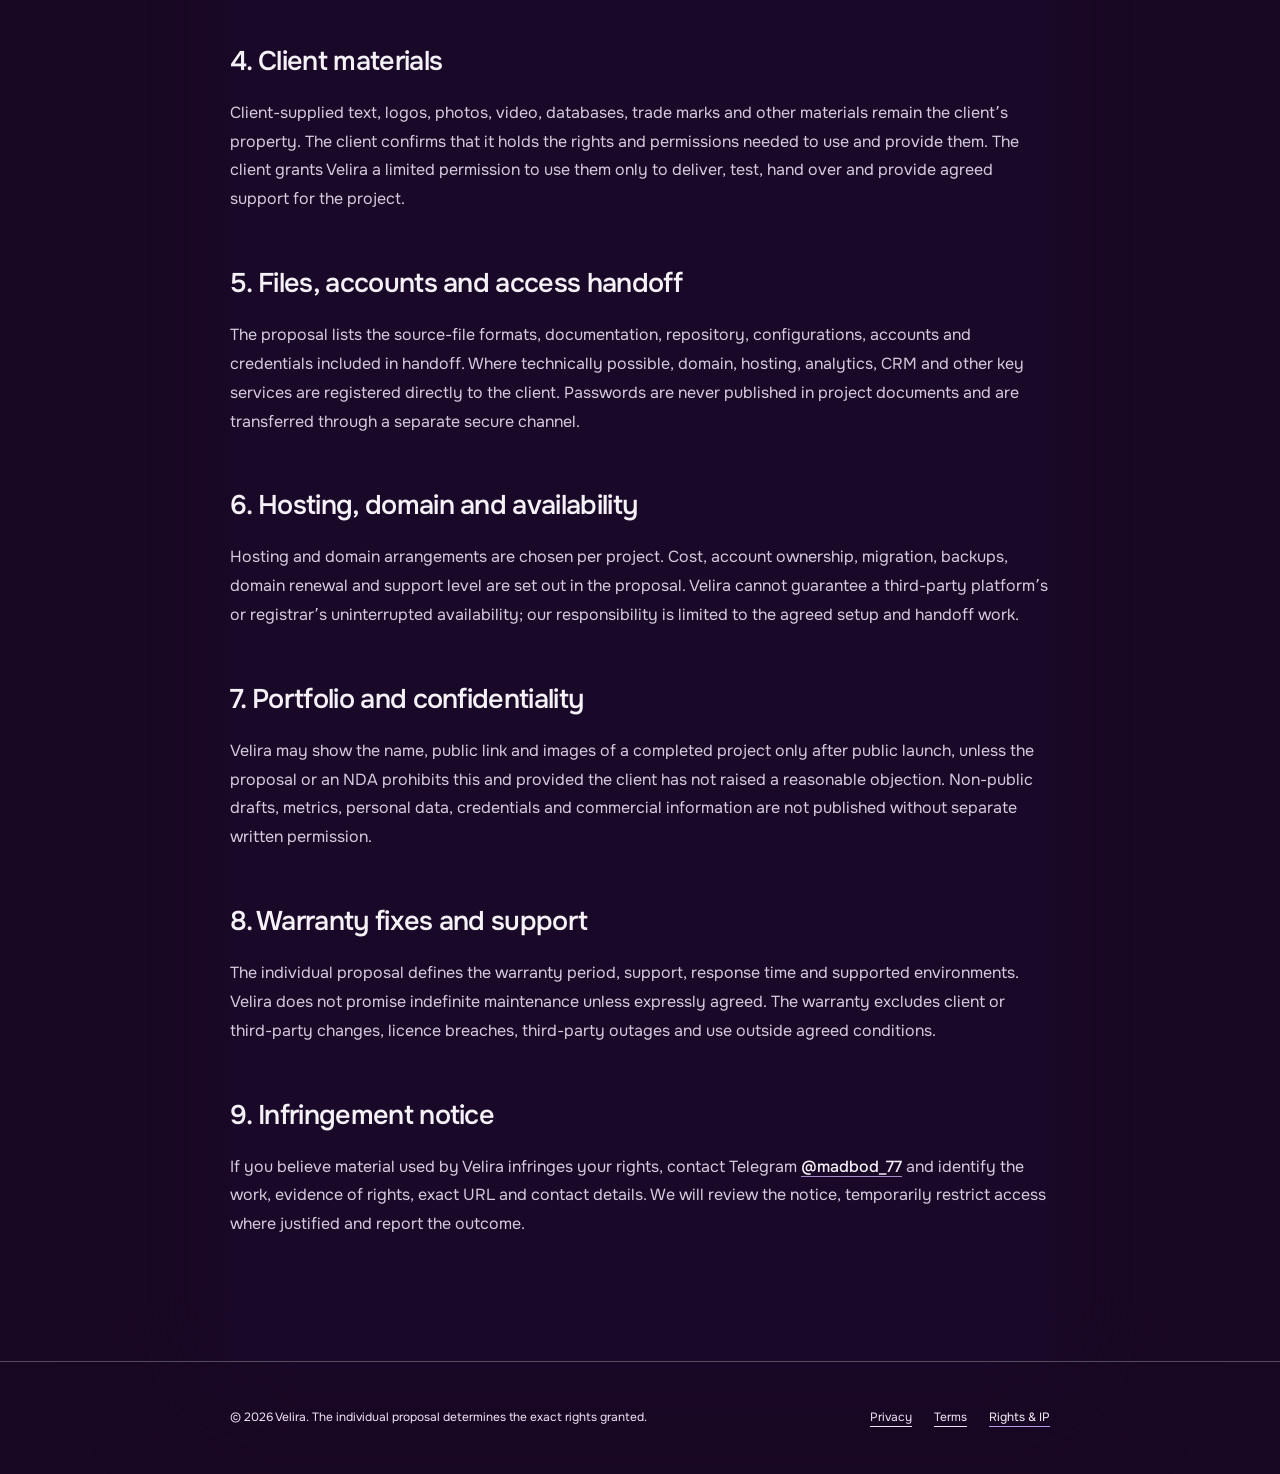
<file: rights-en.html>
<!DOCTYPE html>
<html lang="en">
<head>
<meta charset="UTF-8" />
<meta name="viewport" content="width=device-width, initial-scale=1" />
<meta name="description" content="How Velira separates rights in custom deliverables, studio tools, open-source, stock and AI-assisted materials." />
<meta name="theme-color" content="#050307" />
<title>Deliverable Rights and Intellectual Property — Velira</title>
<link rel="stylesheet" href="assets/css/velira-fonts.css?v=bc56376789" />
<link rel="icon" type="image/svg+xml" href="brand/velira-mark-clean.svg?v=faed01ee6c" />
<link rel="stylesheet" href="assets/css/velira-legal.css?v=fcde07d772" />
<link rel="stylesheet" href="assets/css/studio.css?v=156" />
<link rel="stylesheet" href="assets/css/studio-secondary.css?v=adb4310653" />
<link rel="stylesheet" href="assets/css/studio-atmosphere.css?v=0bdb17833e" />
</head>
<body class="legal-page">
<a class="skip-link" href="#legal-content">Skip to main content</a>
<div class="legal-grid" aria-hidden="true"></div>

<header class="legal-header">
  <div class="legal-wrap legal-header__inner">
    <a href="index.html" class="legal-logo" aria-label="Velira — home"><img src="brand/velira-mark-clean.svg?v=faed01ee6c" alt="Velira" width="1280" height="1280" decoding="async"></a>
    <span class="legal-header__label" aria-hidden="true">VELIRA.WEB / LEGAL</span>
    <div class="legal-header__actions"><a class="legal-lang" href="rights.html" lang="uk" hreflang="uk" aria-label="Прочитати українською">UA</a><a href="index.html#contact" class="legal-cta">Discuss a brief <span aria-hidden="true"><svg class="vl-arrow" width="1em" height="1em" viewBox="0 0 24 24" fill="none" stroke="currentColor" stroke-width="1.5" stroke-linecap="round" stroke-linejoin="round" aria-hidden="true" focusable="false"><path d="M6 18 18 6M6 6h12v12"/></svg></span></a></div>
  </div>
</header>

<main class="legal legal-wrap" id="legal-content">
  <p class="legal-kicker" aria-hidden="true">DOCUMENT / 03 · RIGHTS &amp; IP</p>
  <a href="index.html" class="back-home"><svg viewBox="0 0 20 20" width="18" height="18" fill="none" stroke="currentColor" stroke-width="2.2" aria-hidden="true"><path d="M16 10H4M9 5L4 10l5 5"/></svg>Back home</a>
  <h1>Deliverable Rights and Intellectual Property</h1>
  <p class="updated">Version 2.0 · effective 25 August 2026</p>

  <p>This page explains Velira’s default approach to rights in a website, bot, automation, design and related deliverables. The exact file list and the assignment or licence granted are always recorded in the individual proposal before work begins.</p>

  <h2>1. Custom deliverables</h2>
  <p>After full payment for the relevant stage, the client receives the agreed source files and an assignment or licence for elements created by Velira specifically for that project, to the extent stated in the individual proposal. Where law requires, an assignment identifies the specific works, permitted uses, territory and duration in a written/electronic record.</p>
  <p>Moral rights remain with the author where they cannot lawfully be transferred. The client may change and develop the handed-over deliverable itself or through another supplier, but third-party changes are outside Velira’s warranty.</p>

  <h2>2. Velira’s pre-existing tools</h2>
  <p>Frameworks, modules, libraries, templates, methods, design systems, scripts, know-how and other materials created before the project or capable of reuse remain with Velira. Where embedded and necessary to use the paid deliverable, the client receives a non-exclusive, perpetual, worldwide licence to use them as part of that deliverable unless the proposal states otherwise.</p>

  <h2>3. Open-source, stock, fonts, platforms and AI</h2>
  <ul>
    <li><strong>Open-source components</strong> remain governed by their own licences and notices.</li>
    <li><strong>Stock, fonts, music, photos and other licensed assets</strong> are supplied only within the provider’s licence. The proposal identifies who must buy any extra or extended licence. The self-hosted Onest font licence is available as <a href="assets/fonts/OFL-Onest.txt">SIL OFL 1.1</a>.</li>
    <li><strong>Platforms, APIs and SaaS</strong> belong to their providers. The client accepts their current terms and pays for its accounts unless expressly included.</li>
    <li><strong>AI-assisted material</strong> may have limits on exclusivity, protectability or model terms. Velira does not claim exclusivity where it cannot be assured and will agree any material use of AI in a final deliverable before work starts.</li>
  </ul>

  <h2>4. Client materials</h2>
  <p>Client-supplied text, logos, photos, video, databases, trade marks and other materials remain the client’s property. The client confirms that it holds the rights and permissions needed to use and provide them. The client grants Velira a limited permission to use them only to deliver, test, hand over and provide agreed support for the project.</p>

  <h2>5. Files, accounts and access handoff</h2>
  <p>The proposal lists the source-file formats, documentation, repository, configurations, accounts and credentials included in handoff. Where technically possible, domain, hosting, analytics, CRM and other key services are registered directly to the client. Passwords are never published in project documents and are transferred through a separate secure channel.</p>

  <h2>6. Hosting, domain and availability</h2>
  <p>Hosting and domain arrangements are chosen per project. Cost, account ownership, migration, backups, domain renewal and support level are set out in the proposal. Velira cannot guarantee a third-party platform’s or registrar’s uninterrupted availability; our responsibility is limited to the agreed setup and handoff work.</p>

  <h2>7. Portfolio and confidentiality</h2>
  <p>Velira may show the name, public link and images of a completed project only after public launch, unless the proposal or an NDA prohibits this and provided the client has not raised a reasonable objection. Non-public drafts, metrics, personal data, credentials and commercial information are not published without separate written permission.</p>

  <h2>8. Warranty fixes and support</h2>
  <p>The individual proposal defines the warranty period, support, response time and supported environments. Velira does not promise indefinite maintenance unless expressly agreed. The warranty excludes client or third-party changes, licence breaches, third-party outages and use outside agreed conditions.</p>

  <h2>9. Infringement notice</h2>
  <p>If you believe material used by Velira infringes your rights, contact Telegram <a href="https://t.me/madbod_77" target="_blank" rel="noopener noreferrer">@madbod_77</a> and identify the work, evidence of rights, exact URL and contact details. We will review the notice, temporarily restrict access where justified and report the outcome.</p>
</main>

<footer class="legal-footer">
  <div class="legal-wrap legal-footer__inner">
    <p>© 2026 Velira. The individual proposal determines the exact rights granted.</p>
    <nav aria-label="Legal pages"><a href="privacy-en.html">Privacy</a><a href="terms-en.html">Terms</a><a href="rights-en.html" aria-current="page">Rights &amp; IP</a></nav>
  </div>
</footer>
</body>
</html>
</file>
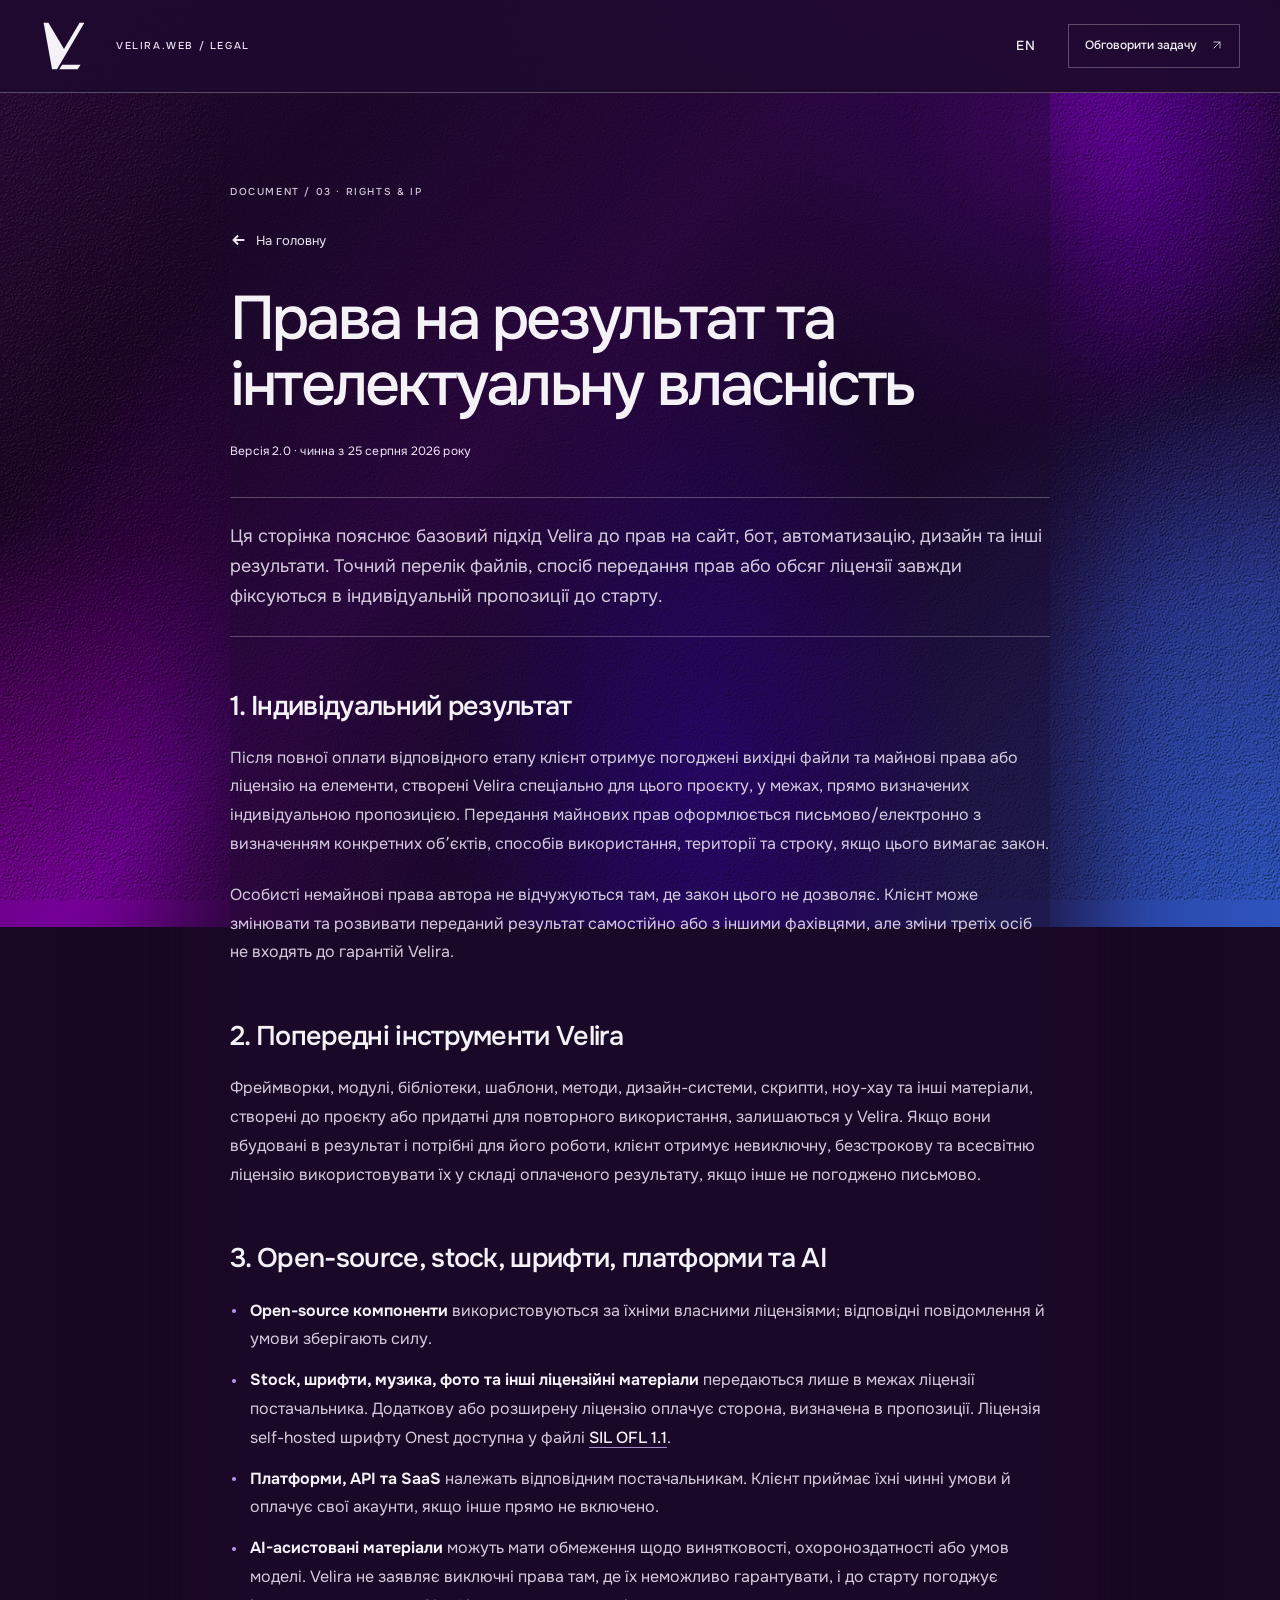
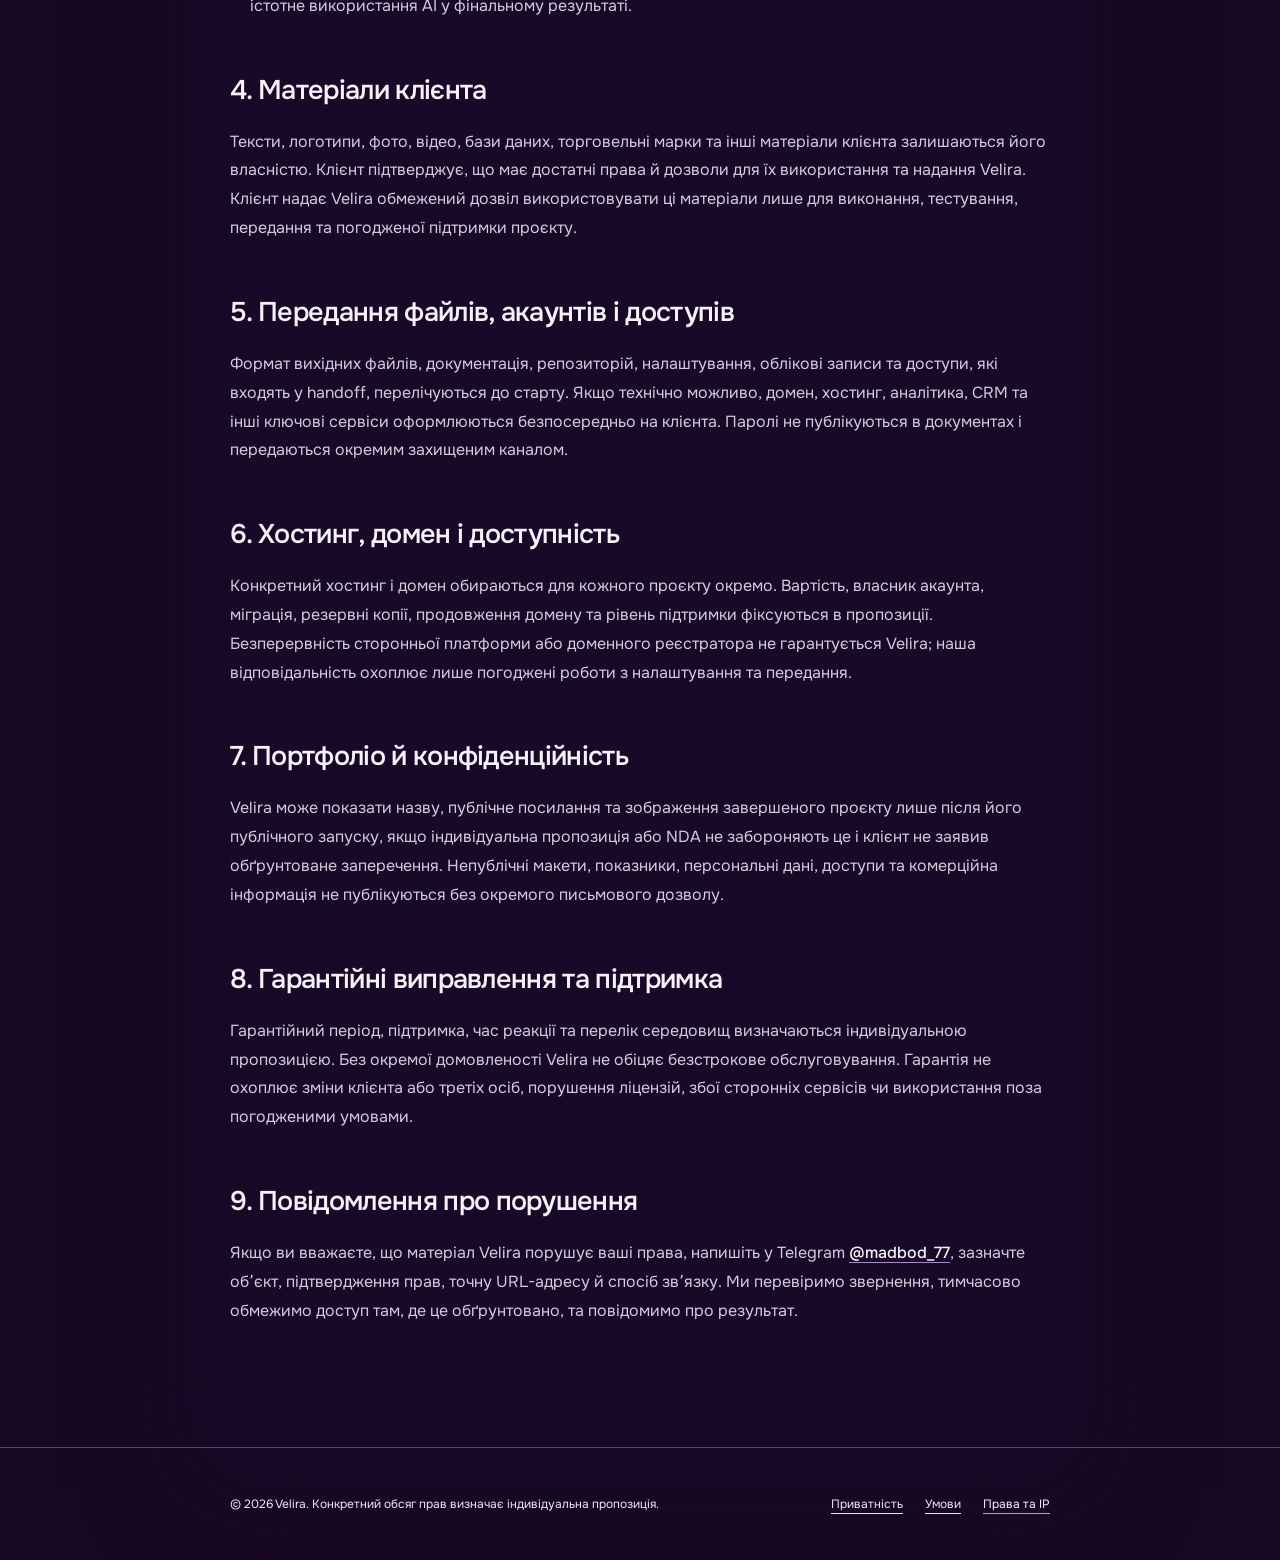
<file: rights.html>
<!DOCTYPE html>
<html lang="uk">
<head>
<meta charset="UTF-8" />
<meta name="viewport" content="width=device-width, initial-scale=1" />
<meta name="description" content="Як Velira розмежовує права на індивідуальний результат, інструменти студії, open-source, stock та AI-матеріали." />
<meta name="theme-color" content="#050307" />
<title>Права на результат та інтелектуальну власність — Velira</title>
<link rel="stylesheet" href="assets/css/velira-fonts.css?v=bc56376789" />
<link rel="icon" type="image/svg+xml" href="brand/velira-mark-clean.svg?v=faed01ee6c" />
<link rel="stylesheet" href="assets/css/velira-legal.css?v=fcde07d772" />
<link rel="stylesheet" href="assets/css/studio.css?v=156" />
<link rel="stylesheet" href="assets/css/studio-secondary.css?v=adb4310653" />
<link rel="stylesheet" href="assets/css/studio-atmosphere.css?v=0bdb17833e" />
</head>
<body class="legal-page">
<a class="skip-link" href="#legal-content">До основного змісту</a>
<div class="legal-grid" aria-hidden="true"></div>

<header class="legal-header">
  <div class="legal-wrap legal-header__inner">
    <a href="index.html" class="legal-logo" aria-label="Velira — на головну"><img src="brand/velira-mark-clean.svg?v=faed01ee6c" alt="Velira" width="1280" height="1280" decoding="async"></a>
    <span class="legal-header__label" aria-hidden="true">VELIRA.WEB / LEGAL</span>
    <div class="legal-header__actions"><a class="legal-lang" href="rights-en.html" lang="en" hreflang="en" aria-label="Read this rights notice in English">EN</a><a href="index.html#contact" class="legal-cta">Обговорити задачу <span aria-hidden="true"><svg class="vl-arrow" width="1em" height="1em" viewBox="0 0 24 24" fill="none" stroke="currentColor" stroke-width="1.5" stroke-linecap="round" stroke-linejoin="round" aria-hidden="true" focusable="false"><path d="M6 18 18 6M6 6h12v12"/></svg></span></a></div>
  </div>
</header>

<main class="legal legal-wrap" id="legal-content">
  <p class="legal-kicker" aria-hidden="true">DOCUMENT / 03 · RIGHTS &amp; IP</p>
  <a href="index.html" class="back-home"><svg viewBox="0 0 20 20" width="18" height="18" fill="none" stroke="currentColor" stroke-width="2.2" aria-hidden="true"><path d="M16 10H4M9 5L4 10l5 5"/></svg>На головну</a>
  <h1>Права на результат та інтелектуальну власність</h1>
  <p class="updated">Версія 2.0 · чинна з 25 серпня 2026 року</p>

  <p>Ця сторінка пояснює базовий підхід Velira до прав на сайт, бот, автоматизацію, дизайн та інші результати. Точний перелік файлів, спосіб передання прав або обсяг ліцензії завжди фіксуються в індивідуальній пропозиції до старту.</p>

  <h2>1. Індивідуальний результат</h2>
  <p>Після повної оплати відповідного етапу клієнт отримує погоджені вихідні файли та майнові права або ліцензію на елементи, створені Velira спеціально для цього проєкту, у межах, прямо визначених індивідуальною пропозицією. Передання майнових прав оформлюється письмово/електронно з визначенням конкретних об’єктів, способів використання, території та строку, якщо цього вимагає закон.</p>
  <p>Особисті немайнові права автора не відчужуються там, де закон цього не дозволяє. Клієнт може змінювати та розвивати переданий результат самостійно або з іншими фахівцями, але зміни третіх осіб не входять до гарантій Velira.</p>

  <h2>2. Попередні інструменти Velira</h2>
  <p>Фреймворки, модулі, бібліотеки, шаблони, методи, дизайн-системи, скрипти, ноу-хау та інші матеріали, створені до проєкту або придатні для повторного використання, залишаються у Velira. Якщо вони вбудовані в результат і потрібні для його роботи, клієнт отримує невиключну, безстрокову та всесвітню ліцензію використовувати їх у складі оплаченого результату, якщо інше не погоджено письмово.</p>

  <h2>3. Open-source, stock, шрифти, платформи та AI</h2>
  <ul>
    <li><strong>Open-source компоненти</strong> використовуються за їхніми власними ліцензіями; відповідні повідомлення й умови зберігають силу.</li>
    <li><strong>Stock, шрифти, музика, фото та інші ліцензійні матеріали</strong> передаються лише в межах ліцензії постачальника. Додаткову або розширену ліцензію оплачує сторона, визначена в пропозиції. Ліцензія self-hosted шрифту Onest доступна у файлі <a href="assets/fonts/OFL-Onest.txt">SIL OFL 1.1</a>.</li>
    <li><strong>Платформи, API та SaaS</strong> належать відповідним постачальникам. Клієнт приймає їхні чинні умови й оплачує свої акаунти, якщо інше прямо не включено.</li>
    <li><strong>AI-асистовані матеріали</strong> можуть мати обмеження щодо винятковості, охороноздатності або умов моделі. Velira не заявляє виключні права там, де їх неможливо гарантувати, і до старту погоджує істотне використання AI у фінальному результаті.</li>
  </ul>

  <h2>4. Матеріали клієнта</h2>
  <p>Тексти, логотипи, фото, відео, бази даних, торговельні марки та інші матеріали клієнта залишаються його власністю. Клієнт підтверджує, що має достатні права й дозволи для їх використання та надання Velira. Клієнт надає Velira обмежений дозвіл використовувати ці матеріали лише для виконання, тестування, передання та погодженої підтримки проєкту.</p>

  <h2>5. Передання файлів, акаунтів і доступів</h2>
  <p>Формат вихідних файлів, документація, репозиторій, налаштування, облікові записи та доступи, які входять у handoff, перелічуються до старту. Якщо технічно можливо, домен, хостинг, аналітика, CRM та інші ключові сервіси оформлюються безпосередньо на клієнта. Паролі не публікуються в документах і передаються окремим захищеним каналом.</p>

  <h2>6. Хостинг, домен і доступність</h2>
  <p>Конкретний хостинг і домен обираються для кожного проєкту окремо. Вартість, власник акаунта, міграція, резервні копії, продовження домену та рівень підтримки фіксуються в пропозиції. Безперервність сторонньої платформи або доменного реєстратора не гарантується Velira; наша відповідальність охоплює лише погоджені роботи з налаштування та передання.</p>

  <h2>7. Портфоліо й конфіденційність</h2>
  <p>Velira може показати назву, публічне посилання та зображення завершеного проєкту лише після його публічного запуску, якщо індивідуальна пропозиція або NDA не забороняють це і клієнт не заявив обґрунтоване заперечення. Непублічні макети, показники, персональні дані, доступи та комерційна інформація не публікуються без окремого письмового дозволу.</p>

  <h2>8. Гарантійні виправлення та підтримка</h2>
  <p>Гарантійний період, підтримка, час реакції та перелік середовищ визначаються індивідуальною пропозицією. Без окремої домовленості Velira не обіцяє безстрокове обслуговування. Гарантія не охоплює зміни клієнта або третіх осіб, порушення ліцензій, збої сторонніх сервісів чи використання поза погодженими умовами.</p>

  <h2>9. Повідомлення про порушення</h2>
  <p>Якщо ви вважаєте, що матеріал Velira порушує ваші права, напишіть у Telegram <a href="https://t.me/madbod_77" target="_blank" rel="noopener noreferrer">@madbod_77</a>, зазначте об’єкт, підтвердження прав, точну URL-адресу й спосіб зв’язку. Ми перевіримо звернення, тимчасово обмежимо доступ там, де це обґрунтовано, та повідомимо про результат.</p>
</main>

<footer class="legal-footer">
  <div class="legal-wrap legal-footer__inner">
    <p>© 2026 Velira. Конкретний обсяг прав визначає індивідуальна пропозиція.</p>
    <nav aria-label="Юридичні сторінки"><a href="privacy.html">Приватність</a><a href="terms.html">Умови</a><a href="rights.html" aria-current="page">Права та IP</a></nav>
  </div>
</footer>
</body>
</html>
</file>
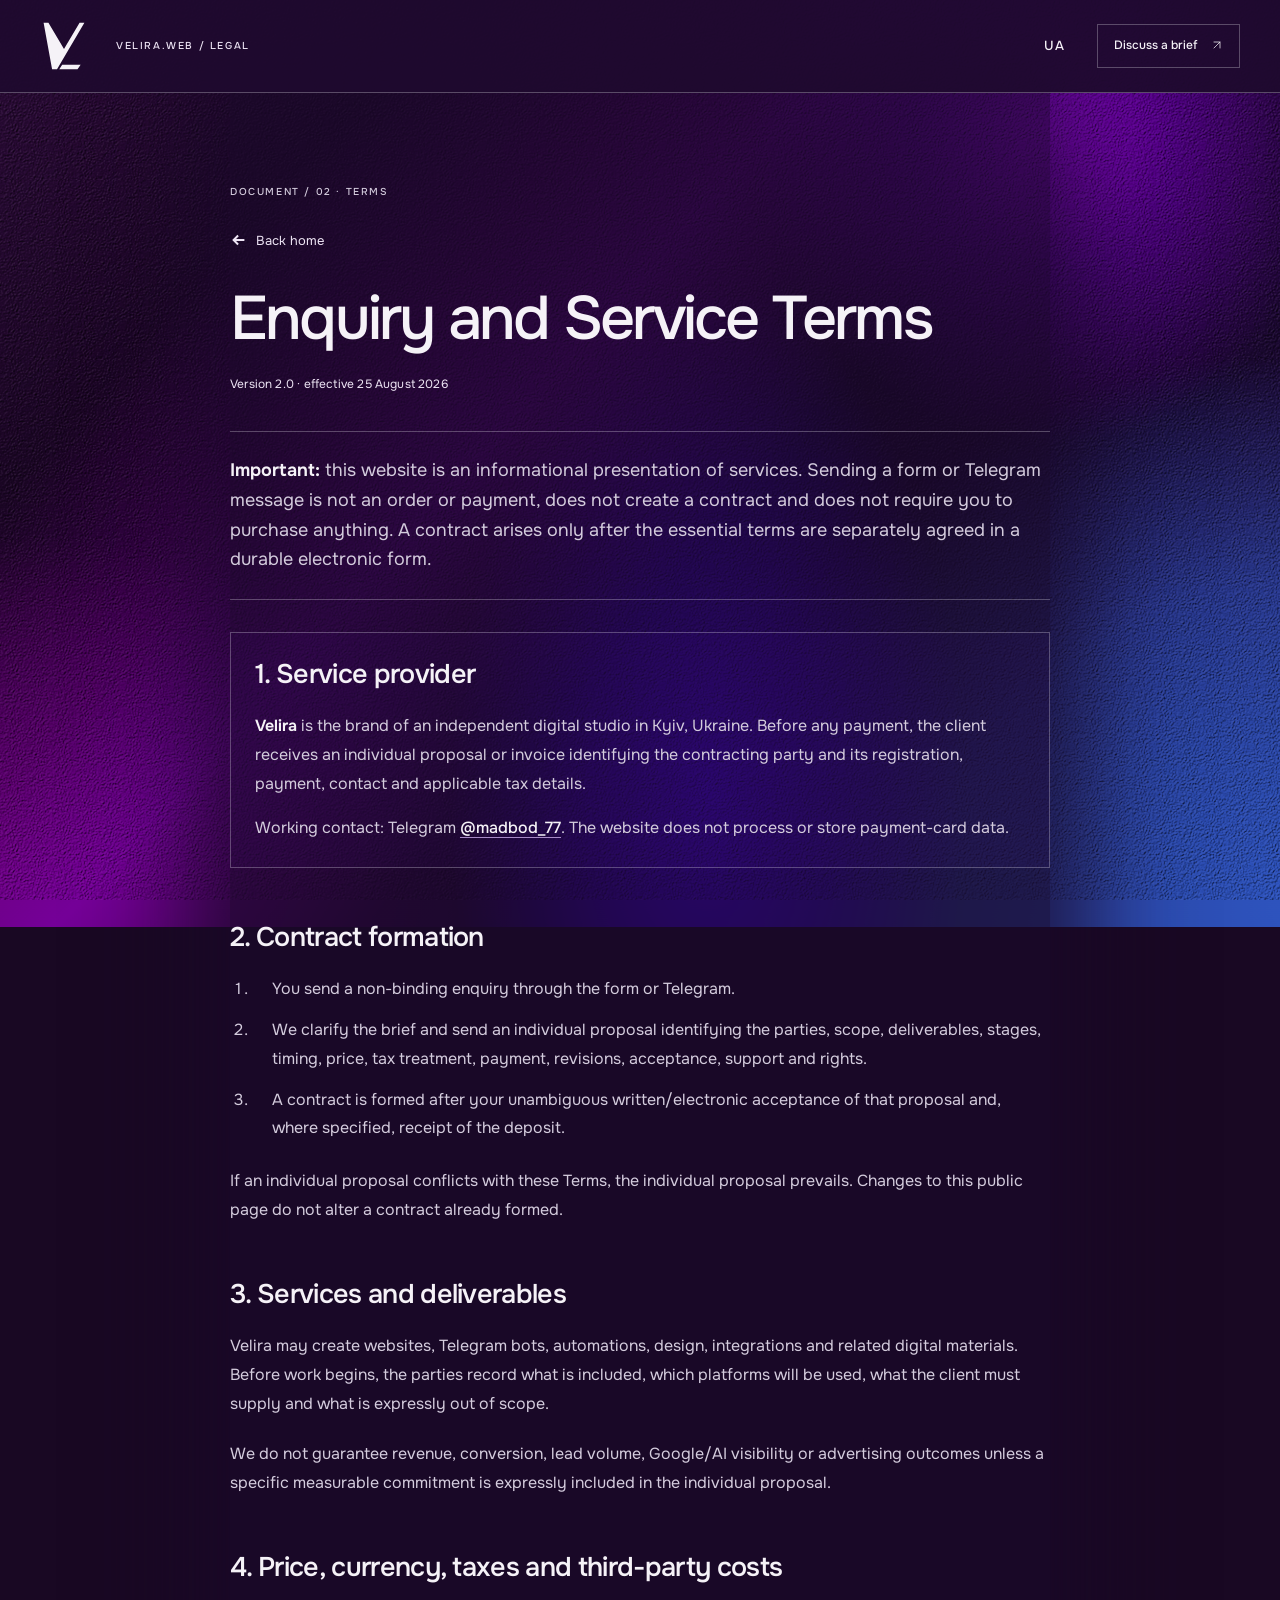
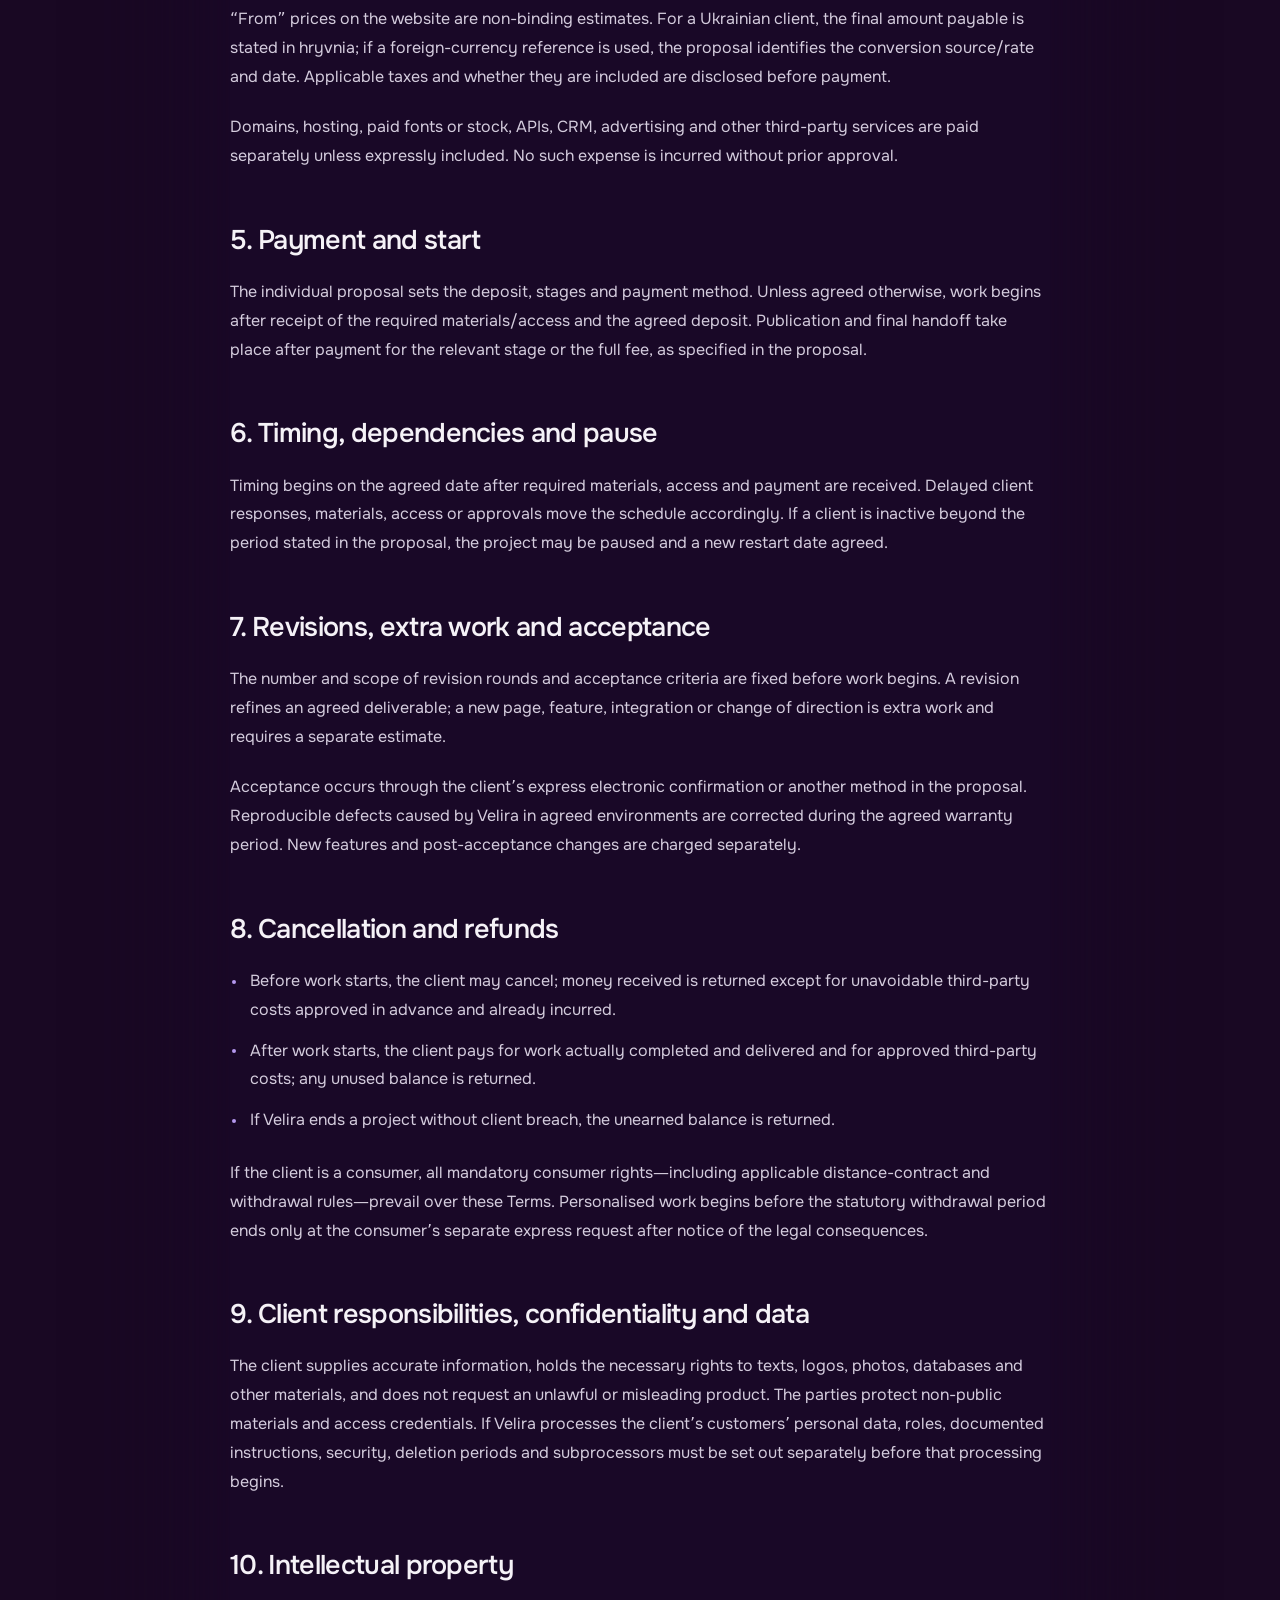
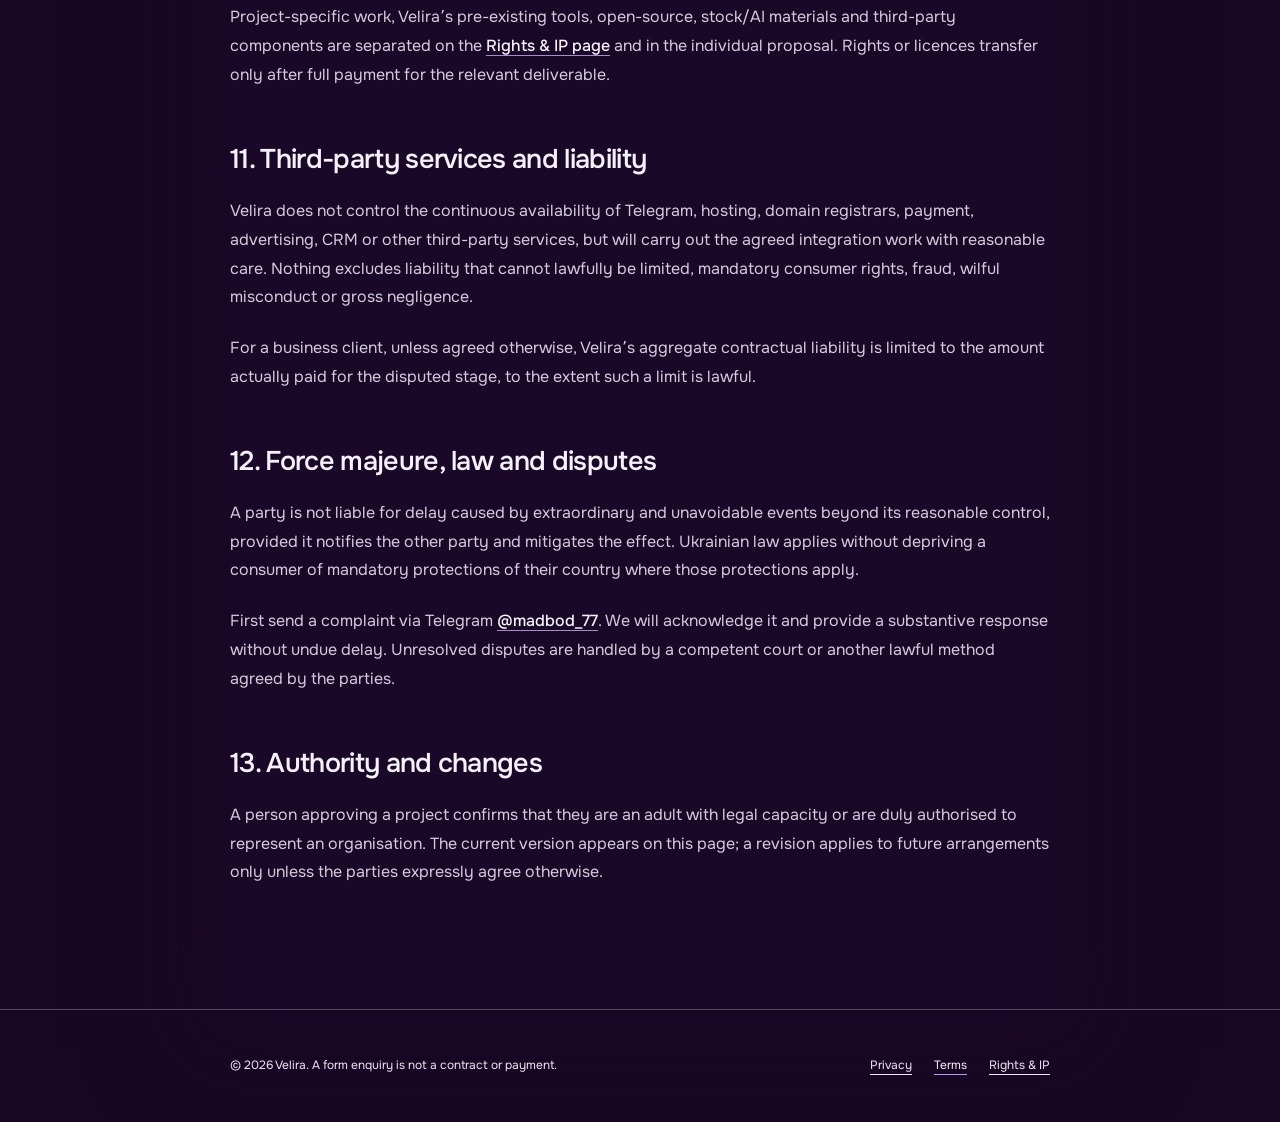
<file: terms-en.html>
<!DOCTYPE html>
<html lang="en">
<head>
<meta charset="UTF-8" />
<meta name="viewport" content="width=device-width, initial-scale=1" />
<meta name="description" content="Velira enquiry and service terms: contract formation, price, payment, revisions, cancellation, liability and complaints." />
<meta name="theme-color" content="#050307" />
<title>Enquiry and Service Terms — Velira</title>
<link rel="stylesheet" href="assets/css/velira-fonts.css?v=bc56376789" />
<link rel="icon" type="image/svg+xml" href="brand/velira-mark-clean.svg?v=faed01ee6c" />
<link rel="stylesheet" href="assets/css/velira-legal.css?v=fcde07d772" />
<link rel="stylesheet" href="assets/css/studio.css?v=156" />
<link rel="stylesheet" href="assets/css/studio-secondary.css?v=adb4310653" />
<link rel="stylesheet" href="assets/css/studio-atmosphere.css?v=0bdb17833e" />
</head>
<body class="legal-page">
<a class="skip-link" href="#legal-content">Skip to main content</a>
<div class="legal-grid" aria-hidden="true"></div>

<header class="legal-header">
  <div class="legal-wrap legal-header__inner">
    <a href="index.html" class="legal-logo" aria-label="Velira — home"><img src="brand/velira-mark-clean.svg?v=faed01ee6c" alt="Velira" width="1280" height="1280" decoding="async"></a>
    <span class="legal-header__label" aria-hidden="true">VELIRA.WEB / LEGAL</span>
    <div class="legal-header__actions"><a class="legal-lang" href="terms.html" lang="uk" hreflang="uk" aria-label="Прочитати українською">UA</a><a href="index.html#contact" class="legal-cta">Discuss a brief <span aria-hidden="true"><svg class="vl-arrow" width="1em" height="1em" viewBox="0 0 24 24" fill="none" stroke="currentColor" stroke-width="1.5" stroke-linecap="round" stroke-linejoin="round" aria-hidden="true" focusable="false"><path d="M6 18 18 6M6 6h12v12"/></svg></span></a></div>
  </div>
</header>

<main class="legal legal-wrap" id="legal-content">
  <p class="legal-kicker" aria-hidden="true">DOCUMENT / 02 · TERMS</p>
  <a href="index.html" class="back-home"><svg viewBox="0 0 20 20" width="18" height="18" fill="none" stroke="currentColor" stroke-width="2.2" aria-hidden="true"><path d="M16 10H4M9 5L4 10l5 5"/></svg>Back home</a>
  <h1>Enquiry and Service Terms</h1>
  <p class="updated">Version 2.0 · effective 25 August 2026</p>

  <p><strong>Important:</strong> this website is an informational presentation of services. Sending a form or Telegram message is not an order or payment, does not create a contract and does not require you to purchase anything. A contract arises only after the essential terms are separately agreed in a durable electronic form.</p>

  <aside class="legal-note" aria-labelledby="provider-title">
    <h2 id="provider-title">1. Service provider</h2>
    <p><strong>Velira</strong> is the brand of an independent digital studio in Kyiv, Ukraine. Before any payment, the client receives an individual proposal or invoice identifying the contracting party and its registration, payment, contact and applicable tax details.</p>
    <p>Working contact: Telegram <a href="https://t.me/madbod_77" target="_blank" rel="noopener noreferrer">@madbod_77</a>. The website does not process or store payment-card data.</p>
  </aside>

  <h2>2. Contract formation</h2>
  <ol class="legal-ordered">
    <li>You send a non-binding enquiry through the form or Telegram.</li>
    <li>We clarify the brief and send an individual proposal identifying the parties, scope, deliverables, stages, timing, price, tax treatment, payment, revisions, acceptance, support and rights.</li>
    <li>A contract is formed after your unambiguous written/electronic acceptance of that proposal and, where specified, receipt of the deposit.</li>
  </ol>
  <p>If an individual proposal conflicts with these Terms, the individual proposal prevails. Changes to this public page do not alter a contract already formed.</p>

  <h2>3. Services and deliverables</h2>
  <p>Velira may create websites, Telegram bots, automations, design, integrations and related digital materials. Before work begins, the parties record what is included, which platforms will be used, what the client must supply and what is expressly out of scope.</p>
  <p>We do not guarantee revenue, conversion, lead volume, Google/AI visibility or advertising outcomes unless a specific measurable commitment is expressly included in the individual proposal.</p>

  <h2>4. Price, currency, taxes and third-party costs</h2>
  <p>“From” prices on the website are non-binding estimates. For a Ukrainian client, the final amount payable is stated in hryvnia; if a foreign-currency reference is used, the proposal identifies the conversion source/rate and date. Applicable taxes and whether they are included are disclosed before payment.</p>
  <p>Domains, hosting, paid fonts or stock, APIs, CRM, advertising and other third-party services are paid separately unless expressly included. No such expense is incurred without prior approval.</p>

  <h2>5. Payment and start</h2>
  <p>The individual proposal sets the deposit, stages and payment method. Unless agreed otherwise, work begins after receipt of the required materials/access and the agreed deposit. Publication and final handoff take place after payment for the relevant stage or the full fee, as specified in the proposal.</p>

  <h2>6. Timing, dependencies and pause</h2>
  <p>Timing begins on the agreed date after required materials, access and payment are received. Delayed client responses, materials, access or approvals move the schedule accordingly. If a client is inactive beyond the period stated in the proposal, the project may be paused and a new restart date agreed.</p>

  <h2>7. Revisions, extra work and acceptance</h2>
  <p>The number and scope of revision rounds and acceptance criteria are fixed before work begins. A revision refines an agreed deliverable; a new page, feature, integration or change of direction is extra work and requires a separate estimate.</p>
  <p>Acceptance occurs through the client’s express electronic confirmation or another method in the proposal. Reproducible defects caused by Velira in agreed environments are corrected during the agreed warranty period. New features and post-acceptance changes are charged separately.</p>

  <h2>8. Cancellation and refunds</h2>
  <ul>
    <li>Before work starts, the client may cancel; money received is returned except for unavoidable third-party costs approved in advance and already incurred.</li>
    <li>After work starts, the client pays for work actually completed and delivered and for approved third-party costs; any unused balance is returned.</li>
    <li>If Velira ends a project without client breach, the unearned balance is returned.</li>
  </ul>
  <p>If the client is a consumer, all mandatory consumer rights—including applicable distance-contract and withdrawal rules—prevail over these Terms. Personalised work begins before the statutory withdrawal period ends only at the consumer’s separate express request after notice of the legal consequences.</p>

  <h2>9. Client responsibilities, confidentiality and data</h2>
  <p>The client supplies accurate information, holds the necessary rights to texts, logos, photos, databases and other materials, and does not request an unlawful or misleading product. The parties protect non-public materials and access credentials. If Velira processes the client’s customers’ personal data, roles, documented instructions, security, deletion periods and subprocessors must be set out separately before that processing begins.</p>

  <h2>10. Intellectual property</h2>
  <p>Project-specific work, Velira’s pre-existing tools, open-source, stock/AI materials and third-party components are separated on the <a href="rights-en.html">Rights &amp; IP page</a> and in the individual proposal. Rights or licences transfer only after full payment for the relevant deliverable.</p>

  <h2>11. Third-party services and liability</h2>
  <p>Velira does not control the continuous availability of Telegram, hosting, domain registrars, payment, advertising, CRM or other third-party services, but will carry out the agreed integration work with reasonable care. Nothing excludes liability that cannot lawfully be limited, mandatory consumer rights, fraud, wilful misconduct or gross negligence.</p>
  <p>For a business client, unless agreed otherwise, Velira’s aggregate contractual liability is limited to the amount actually paid for the disputed stage, to the extent such a limit is lawful.</p>

  <h2>12. Force majeure, law and disputes</h2>
  <p>A party is not liable for delay caused by extraordinary and unavoidable events beyond its reasonable control, provided it notifies the other party and mitigates the effect. Ukrainian law applies without depriving a consumer of mandatory protections of their country where those protections apply.</p>
  <p>First send a complaint via Telegram <a href="https://t.me/madbod_77" target="_blank" rel="noopener noreferrer">@madbod_77</a>. We will acknowledge it and provide a substantive response without undue delay. Unresolved disputes are handled by a competent court or another lawful method agreed by the parties.</p>

  <h2>13. Authority and changes</h2>
  <p>A person approving a project confirms that they are an adult with legal capacity or are duly authorised to represent an organisation. The current version appears on this page; a revision applies to future arrangements only unless the parties expressly agree otherwise.</p>
</main>

<footer class="legal-footer">
  <div class="legal-wrap legal-footer__inner">
    <p>© 2026 Velira. A form enquiry is not a contract or payment.</p>
    <nav aria-label="Legal pages"><a href="privacy-en.html">Privacy</a><a href="terms-en.html" aria-current="page">Terms</a><a href="rights-en.html">Rights &amp; IP</a></nav>
  </div>
</footer>
</body>
</html>
</file>
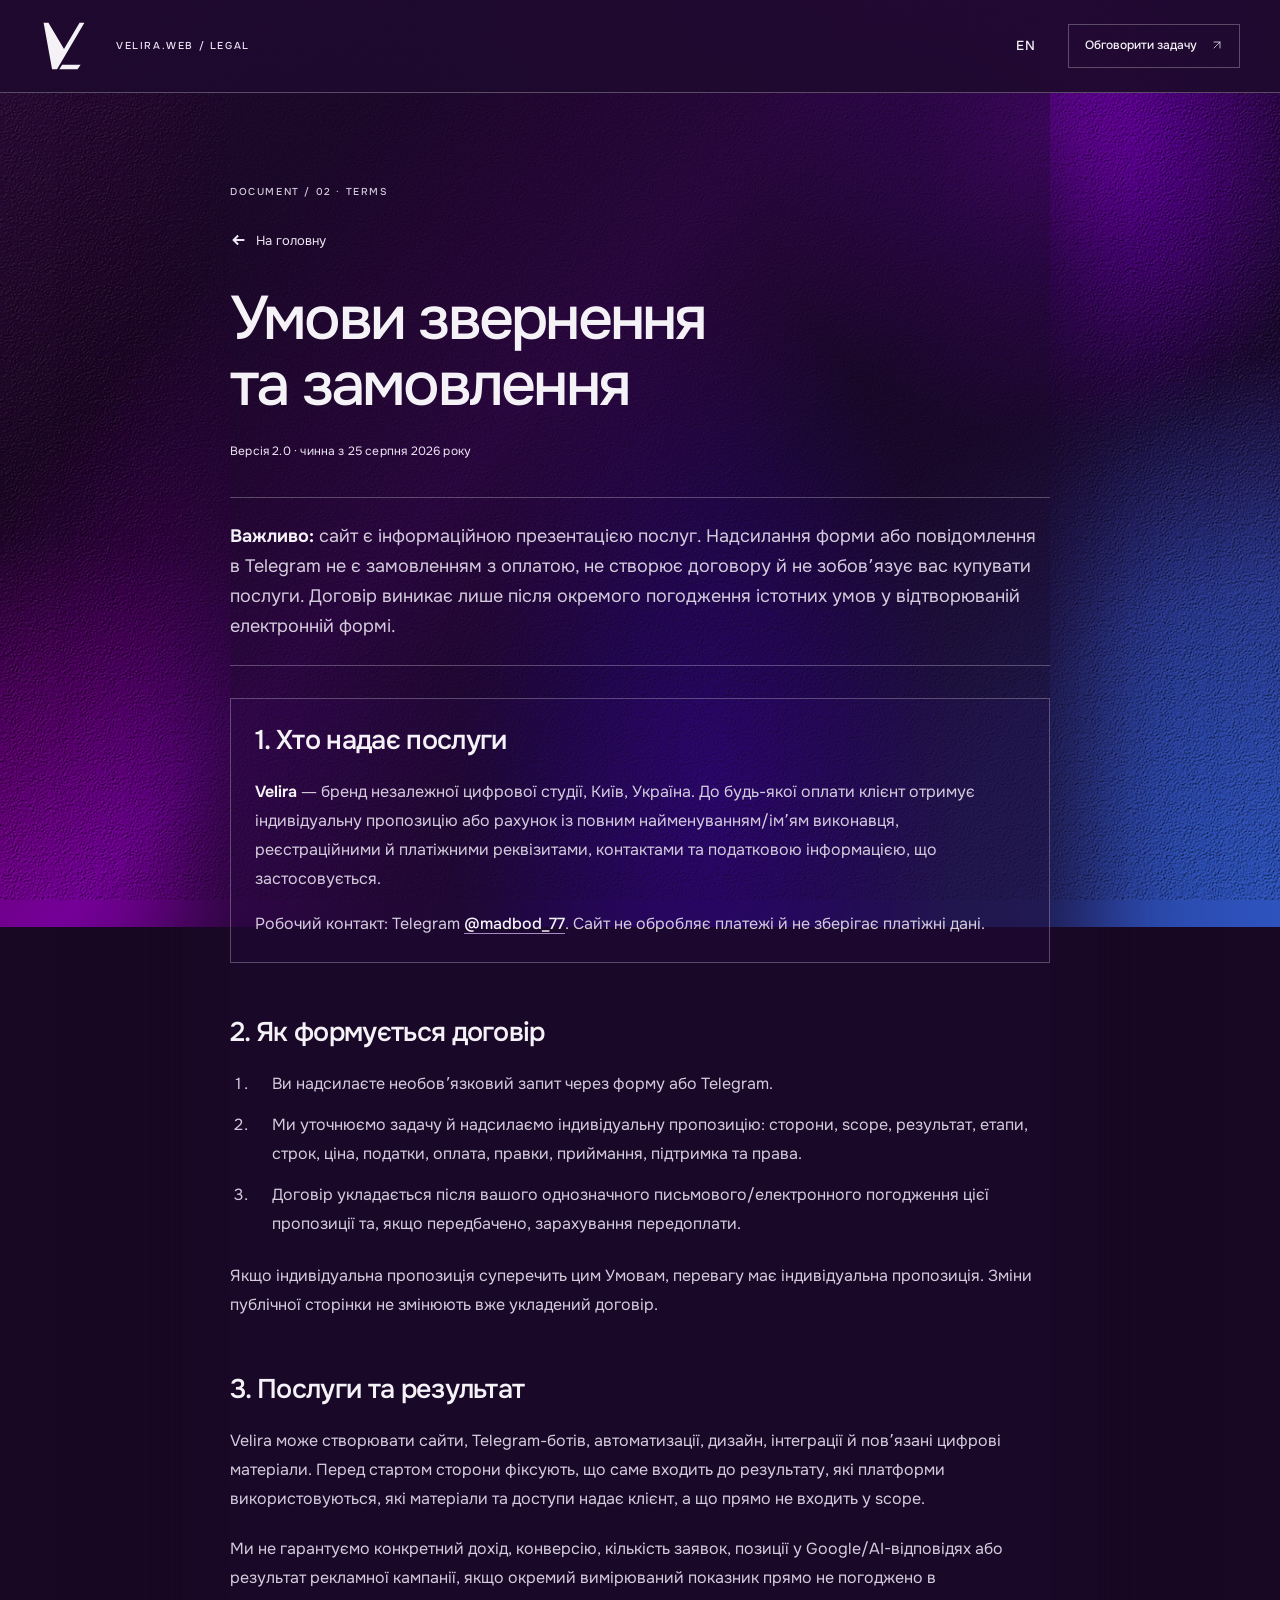
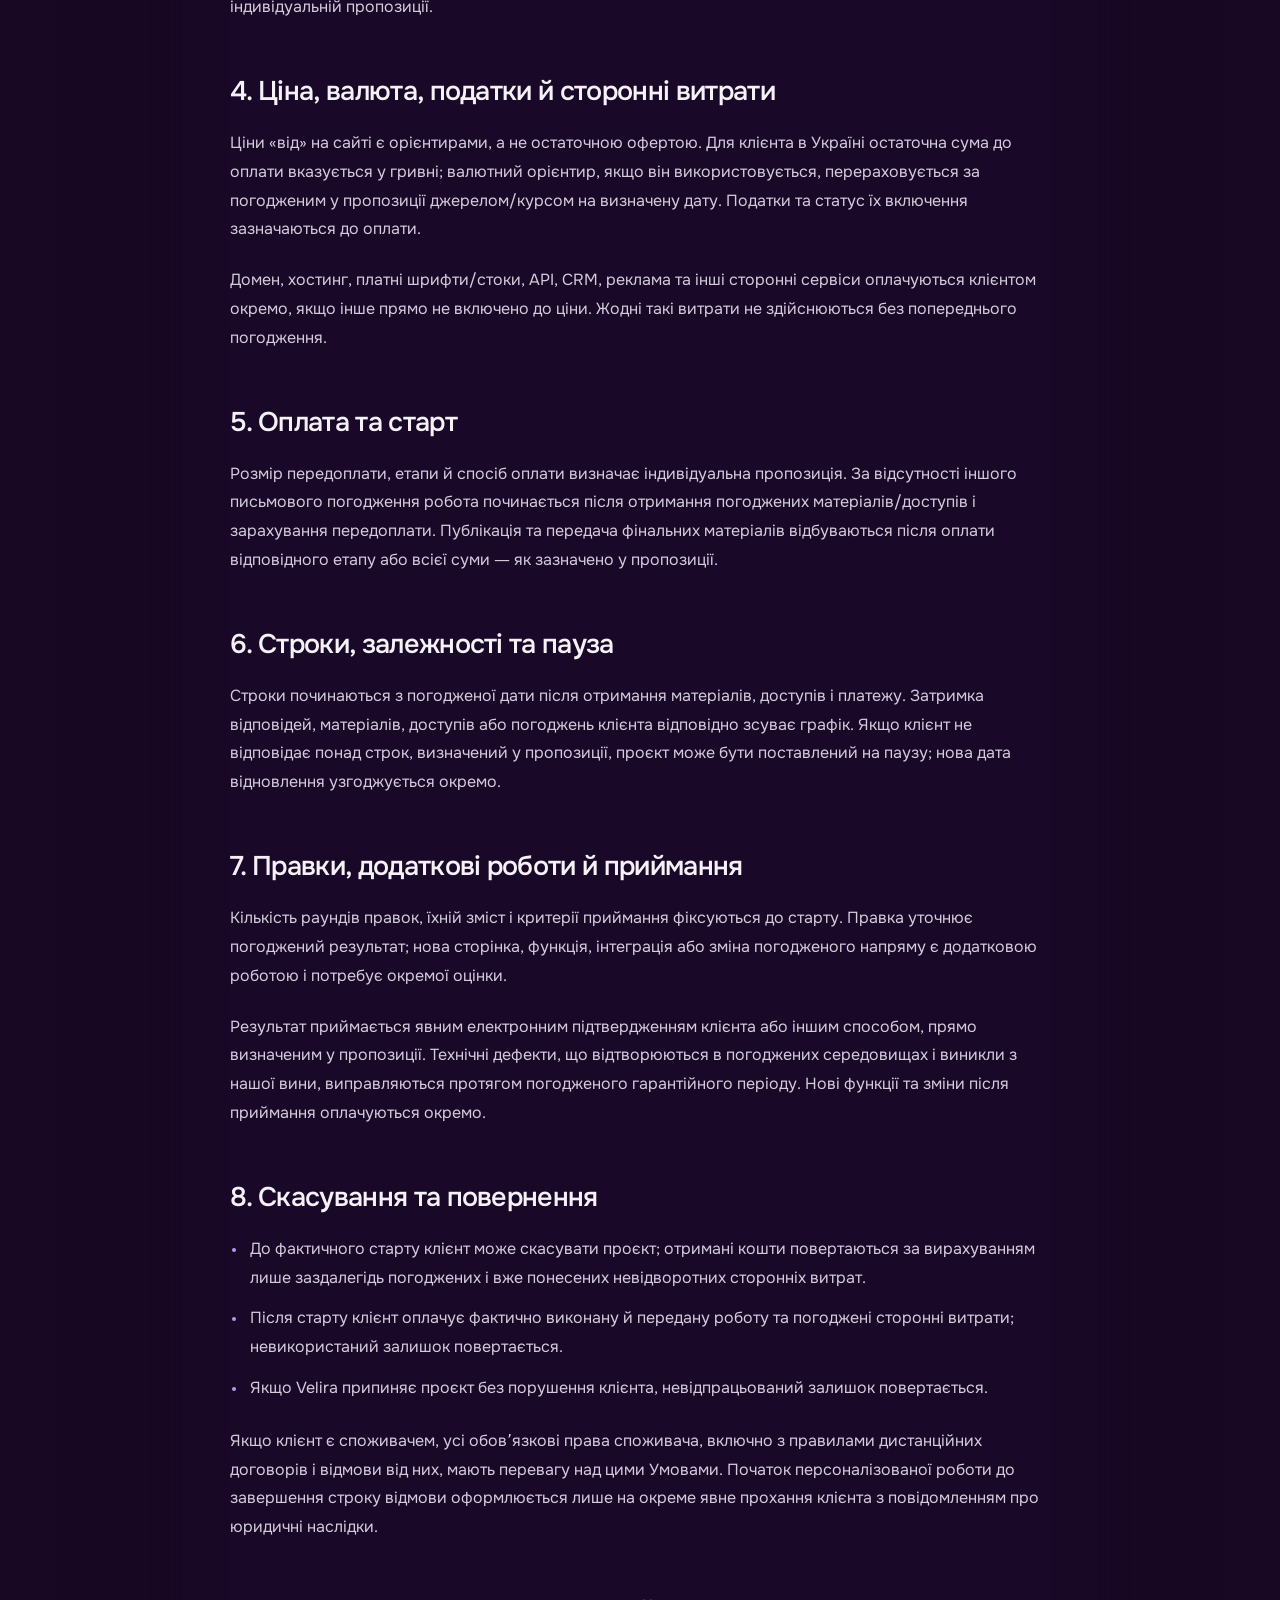
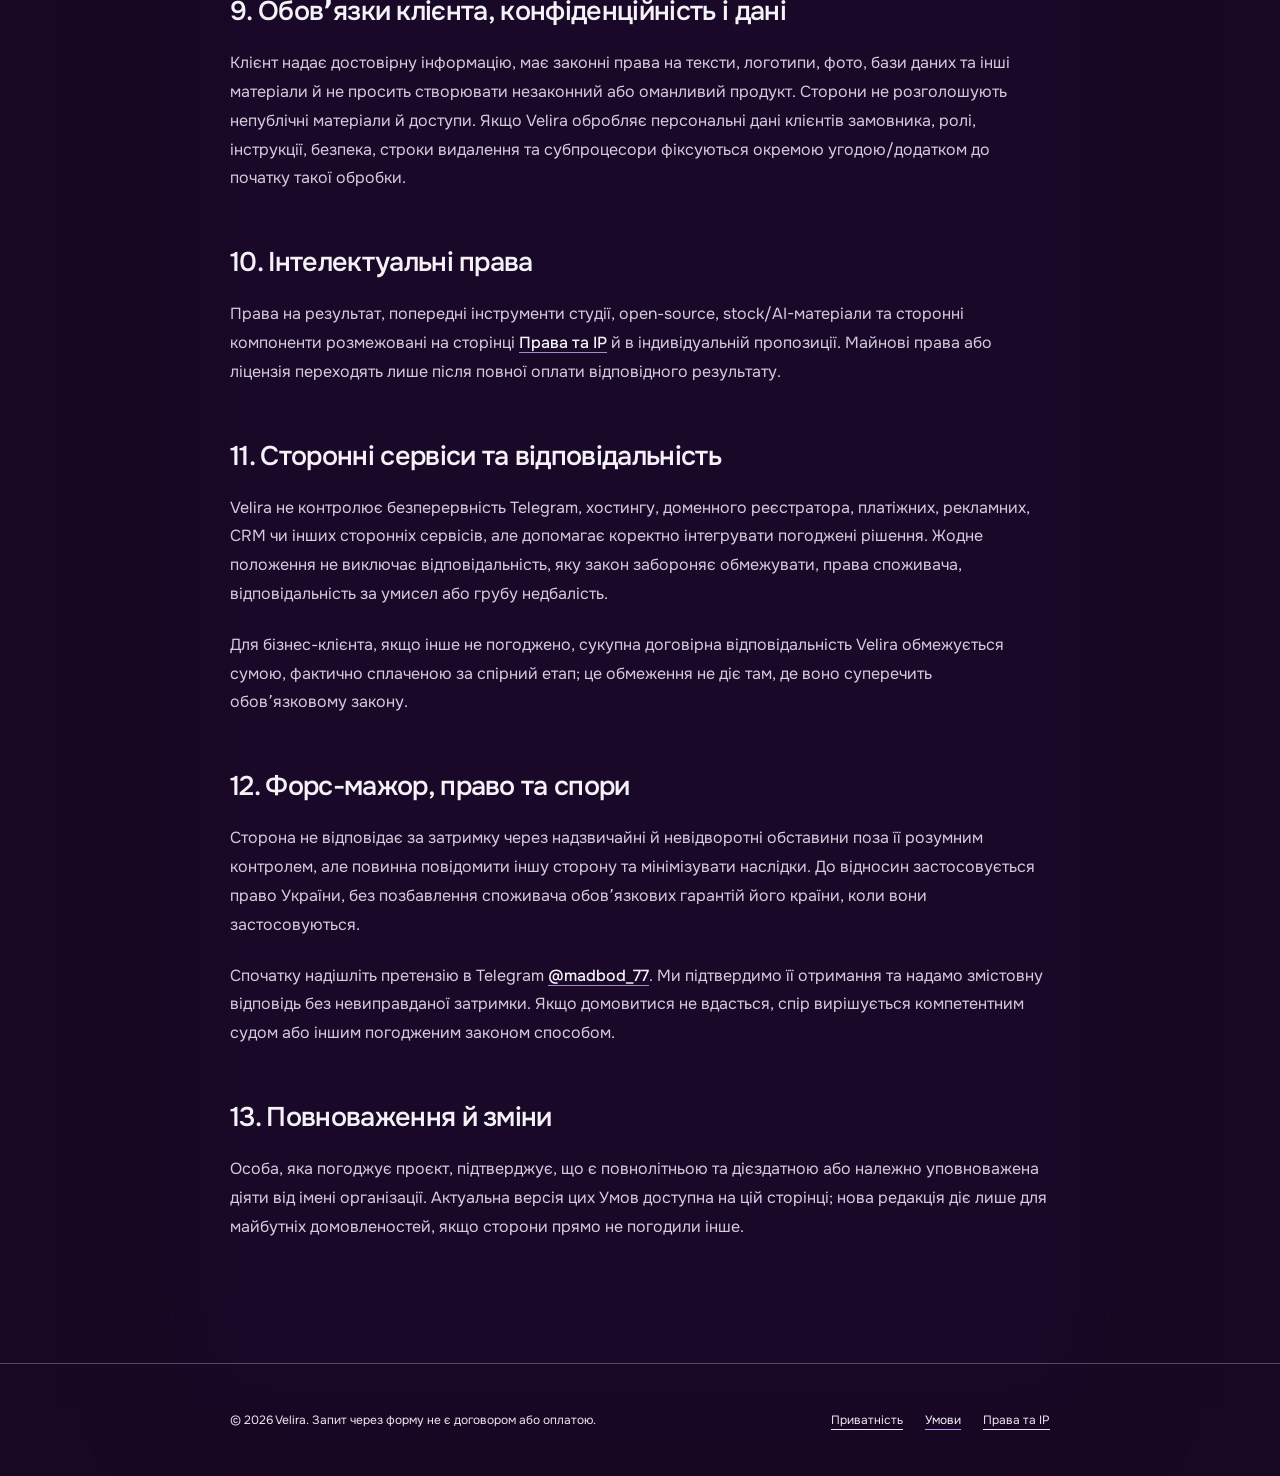
<file: terms.html>
<!DOCTYPE html>
<html lang="uk">
<head>
<meta charset="UTF-8" />
<meta name="viewport" content="width=device-width, initial-scale=1" />
<meta name="description" content="Умови звернення та замовлення послуг Velira: як формується договір, ціна, оплата, правки, скасування, відповідальність і претензії." />
<meta name="theme-color" content="#050307" />
<title>Умови звернення та замовлення — Velira</title>
<link rel="stylesheet" href="assets/css/velira-fonts.css?v=bc56376789" />
<link rel="icon" type="image/svg+xml" href="brand/velira-mark-clean.svg?v=faed01ee6c" />
<link rel="stylesheet" href="assets/css/velira-legal.css?v=fcde07d772" />
<link rel="stylesheet" href="assets/css/studio.css?v=156" />
<link rel="stylesheet" href="assets/css/studio-secondary.css?v=adb4310653" />
<link rel="stylesheet" href="assets/css/studio-atmosphere.css?v=0bdb17833e" />
</head>
<body class="legal-page">
<a class="skip-link" href="#legal-content">До основного змісту</a>
<div class="legal-grid" aria-hidden="true"></div>

<header class="legal-header">
  <div class="legal-wrap legal-header__inner">
    <a href="index.html" class="legal-logo" aria-label="Velira — на головну"><img src="brand/velira-mark-clean.svg?v=faed01ee6c" alt="Velira" width="1280" height="1280" decoding="async"></a>
    <span class="legal-header__label" aria-hidden="true">VELIRA.WEB / LEGAL</span>
    <div class="legal-header__actions"><a class="legal-lang" href="terms-en.html" lang="en" hreflang="en" aria-label="Read these terms in English">EN</a><a href="index.html#contact" class="legal-cta">Обговорити задачу <span aria-hidden="true"><svg class="vl-arrow" width="1em" height="1em" viewBox="0 0 24 24" fill="none" stroke="currentColor" stroke-width="1.5" stroke-linecap="round" stroke-linejoin="round" aria-hidden="true" focusable="false"><path d="M6 18 18 6M6 6h12v12"/></svg></span></a></div>
  </div>
</header>

<main class="legal legal-wrap" id="legal-content">
  <p class="legal-kicker" aria-hidden="true">DOCUMENT / 02 · TERMS</p>
  <a href="index.html" class="back-home"><svg viewBox="0 0 20 20" width="18" height="18" fill="none" stroke="currentColor" stroke-width="2.2" aria-hidden="true"><path d="M16 10H4M9 5L4 10l5 5"/></svg>На головну</a>
  <h1>Умови звернення та замовлення</h1>
  <p class="updated">Версія 2.0 · чинна з 25 серпня 2026 року</p>

  <p><strong>Важливо:</strong> сайт є інформаційною презентацією послуг. Надсилання форми або повідомлення в Telegram не є замовленням з оплатою, не створює договору й не зобов’язує вас купувати послуги. Договір виникає лише після окремого погодження істотних умов у відтворюваній електронній формі.</p>

  <aside class="legal-note" aria-labelledby="provider-title">
    <h2 id="provider-title">1. Хто надає послуги</h2>
    <p><strong>Velira</strong> — бренд незалежної цифрової студії, Київ, Україна. До будь-якої оплати клієнт отримує індивідуальну пропозицію або рахунок із повним найменуванням/ім’ям виконавця, реєстраційними й платіжними реквізитами, контактами та податковою інформацією, що застосовується.</p>
    <p>Робочий контакт: Telegram <a href="https://t.me/madbod_77" target="_blank" rel="noopener noreferrer">@madbod_77</a>. Сайт не обробляє платежі й не зберігає платіжні дані.</p>
  </aside>

  <h2>2. Як формується договір</h2>
  <ol class="legal-ordered">
    <li>Ви надсилаєте необов’язковий запит через форму або Telegram.</li>
    <li>Ми уточнюємо задачу й надсилаємо індивідуальну пропозицію: сторони, scope, результат, етапи, строк, ціна, податки, оплата, правки, приймання, підтримка та права.</li>
    <li>Договір укладається після вашого однозначного письмового/електронного погодження цієї пропозиції та, якщо передбачено, зарахування передоплати.</li>
  </ol>
  <p>Якщо індивідуальна пропозиція суперечить цим Умовам, перевагу має індивідуальна пропозиція. Зміни публічної сторінки не змінюють вже укладений договір.</p>

  <h2>3. Послуги та результат</h2>
  <p>Velira може створювати сайти, Telegram-ботів, автоматизації, дизайн, інтеграції й пов’язані цифрові матеріали. Перед стартом сторони фіксують, що саме входить до результату, які платформи використовуються, які матеріали та доступи надає клієнт, а що прямо не входить у scope.</p>
  <p>Ми не гарантуємо конкретний дохід, конверсію, кількість заявок, позиції у Google/AI-відповідях або результат рекламної кампанії, якщо окремий вимірюваний показник прямо не погоджено в індивідуальній пропозиції.</p>

  <h2>4. Ціна, валюта, податки й сторонні витрати</h2>
  <p>Ціни «від» на сайті є орієнтирами, а не остаточною офертою. Для клієнта в Україні остаточна сума до оплати вказується у гривні; валютний орієнтир, якщо він використовується, перераховується за погодженим у пропозиції джерелом/курсом на визначену дату. Податки та статус їх включення зазначаються до оплати.</p>
  <p>Домен, хостинг, платні шрифти/стоки, API, CRM, реклама та інші сторонні сервіси оплачуються клієнтом окремо, якщо інше прямо не включено до ціни. Жодні такі витрати не здійснюються без попереднього погодження.</p>

  <h2>5. Оплата та старт</h2>
  <p>Розмір передоплати, етапи й спосіб оплати визначає індивідуальна пропозиція. За відсутності іншого письмового погодження робота починається після отримання погоджених матеріалів/доступів і зарахування передоплати. Публікація та передача фінальних матеріалів відбуваються після оплати відповідного етапу або всієї суми — як зазначено у пропозиції.</p>

  <h2>6. Строки, залежності та пауза</h2>
  <p>Строки починаються з погодженої дати після отримання матеріалів, доступів і платежу. Затримка відповідей, матеріалів, доступів або погоджень клієнта відповідно зсуває графік. Якщо клієнт не відповідає понад строк, визначений у пропозиції, проєкт може бути поставлений на паузу; нова дата відновлення узгоджується окремо.</p>

  <h2>7. Правки, додаткові роботи й приймання</h2>
  <p>Кількість раундів правок, їхній зміст і критерії приймання фіксуються до старту. Правка уточнює погоджений результат; нова сторінка, функція, інтеграція або зміна погодженого напряму є додатковою роботою і потребує окремої оцінки.</p>
  <p>Результат приймається явним електронним підтвердженням клієнта або іншим способом, прямо визначеним у пропозиції. Технічні дефекти, що відтворюються в погоджених середовищах і виникли з нашої вини, виправляються протягом погодженого гарантійного періоду. Нові функції та зміни після приймання оплачуються окремо.</p>

  <h2>8. Скасування та повернення</h2>
  <ul>
    <li>До фактичного старту клієнт може скасувати проєкт; отримані кошти повертаються за вирахуванням лише заздалегідь погоджених і вже понесених невідворотних сторонніх витрат.</li>
    <li>Після старту клієнт оплачує фактично виконану й передану роботу та погоджені сторонні витрати; невикористаний залишок повертається.</li>
    <li>Якщо Velira припиняє проєкт без порушення клієнта, невідпрацьований залишок повертається.</li>
  </ul>
  <p>Якщо клієнт є споживачем, усі обов’язкові права споживача, включно з правилами дистанційних договорів і відмови від них, мають перевагу над цими Умовами. Початок персоналізованої роботи до завершення строку відмови оформлюється лише на окреме явне прохання клієнта з повідомленням про юридичні наслідки.</p>

  <h2>9. Обов’язки клієнта, конфіденційність і дані</h2>
  <p>Клієнт надає достовірну інформацію, має законні права на тексти, логотипи, фото, бази даних та інші матеріали й не просить створювати незаконний або оманливий продукт. Сторони не розголошують непублічні матеріали й доступи. Якщо Velira обробляє персональні дані клієнтів замовника, ролі, інструкції, безпека, строки видалення та субпроцесори фіксуються окремою угодою/додатком до початку такої обробки.</p>

  <h2>10. Інтелектуальні права</h2>
  <p>Права на результат, попередні інструменти студії, open-source, stock/AI-матеріали та сторонні компоненти розмежовані на сторінці <a href="rights.html">Права та IP</a> й в індивідуальній пропозиції. Майнові права або ліцензія переходять лише після повної оплати відповідного результату.</p>

  <h2>11. Сторонні сервіси та відповідальність</h2>
  <p>Velira не контролює безперервність Telegram, хостингу, доменного реєстратора, платіжних, рекламних, CRM чи інших сторонніх сервісів, але допомагає коректно інтегрувати погоджені рішення. Жодне положення не виключає відповідальність, яку закон забороняє обмежувати, права споживача, відповідальність за умисел або грубу недбалість.</p>
  <p>Для бізнес-клієнта, якщо інше не погоджено, сукупна договірна відповідальність Velira обмежується сумою, фактично сплаченою за спірний етап; це обмеження не діє там, де воно суперечить обов’язковому закону.</p>

  <h2>12. Форс-мажор, право та спори</h2>
  <p>Сторона не відповідає за затримку через надзвичайні й невідворотні обставини поза її розумним контролем, але повинна повідомити іншу сторону та мінімізувати наслідки. До відносин застосовується право України, без позбавлення споживача обов’язкових гарантій його країни, коли вони застосовуються.</p>
  <p>Спочатку надішліть претензію в Telegram <a href="https://t.me/madbod_77" target="_blank" rel="noopener noreferrer">@madbod_77</a>. Ми підтвердимо її отримання та надамо змістовну відповідь без невиправданої затримки. Якщо домовитися не вдасться, спір вирішується компетентним судом або іншим погодженим законом способом.</p>

  <h2>13. Повноваження й зміни</h2>
  <p>Особа, яка погоджує проєкт, підтверджує, що є повнолітньою та дієздатною або належно уповноважена діяти від імені організації. Актуальна версія цих Умов доступна на цій сторінці; нова редакція діє лише для майбутніх домовленостей, якщо сторони прямо не погодили інше.</p>
</main>

<footer class="legal-footer">
  <div class="legal-wrap legal-footer__inner">
    <p>© 2026 Velira. Запит через форму не є договором або оплатою.</p>
    <nav aria-label="Юридичні сторінки"><a href="privacy.html">Приватність</a><a href="terms.html" aria-current="page">Умови</a><a href="rights.html">Права та IP</a></nav>
  </div>
</footer>
</body>
</html>
</file>
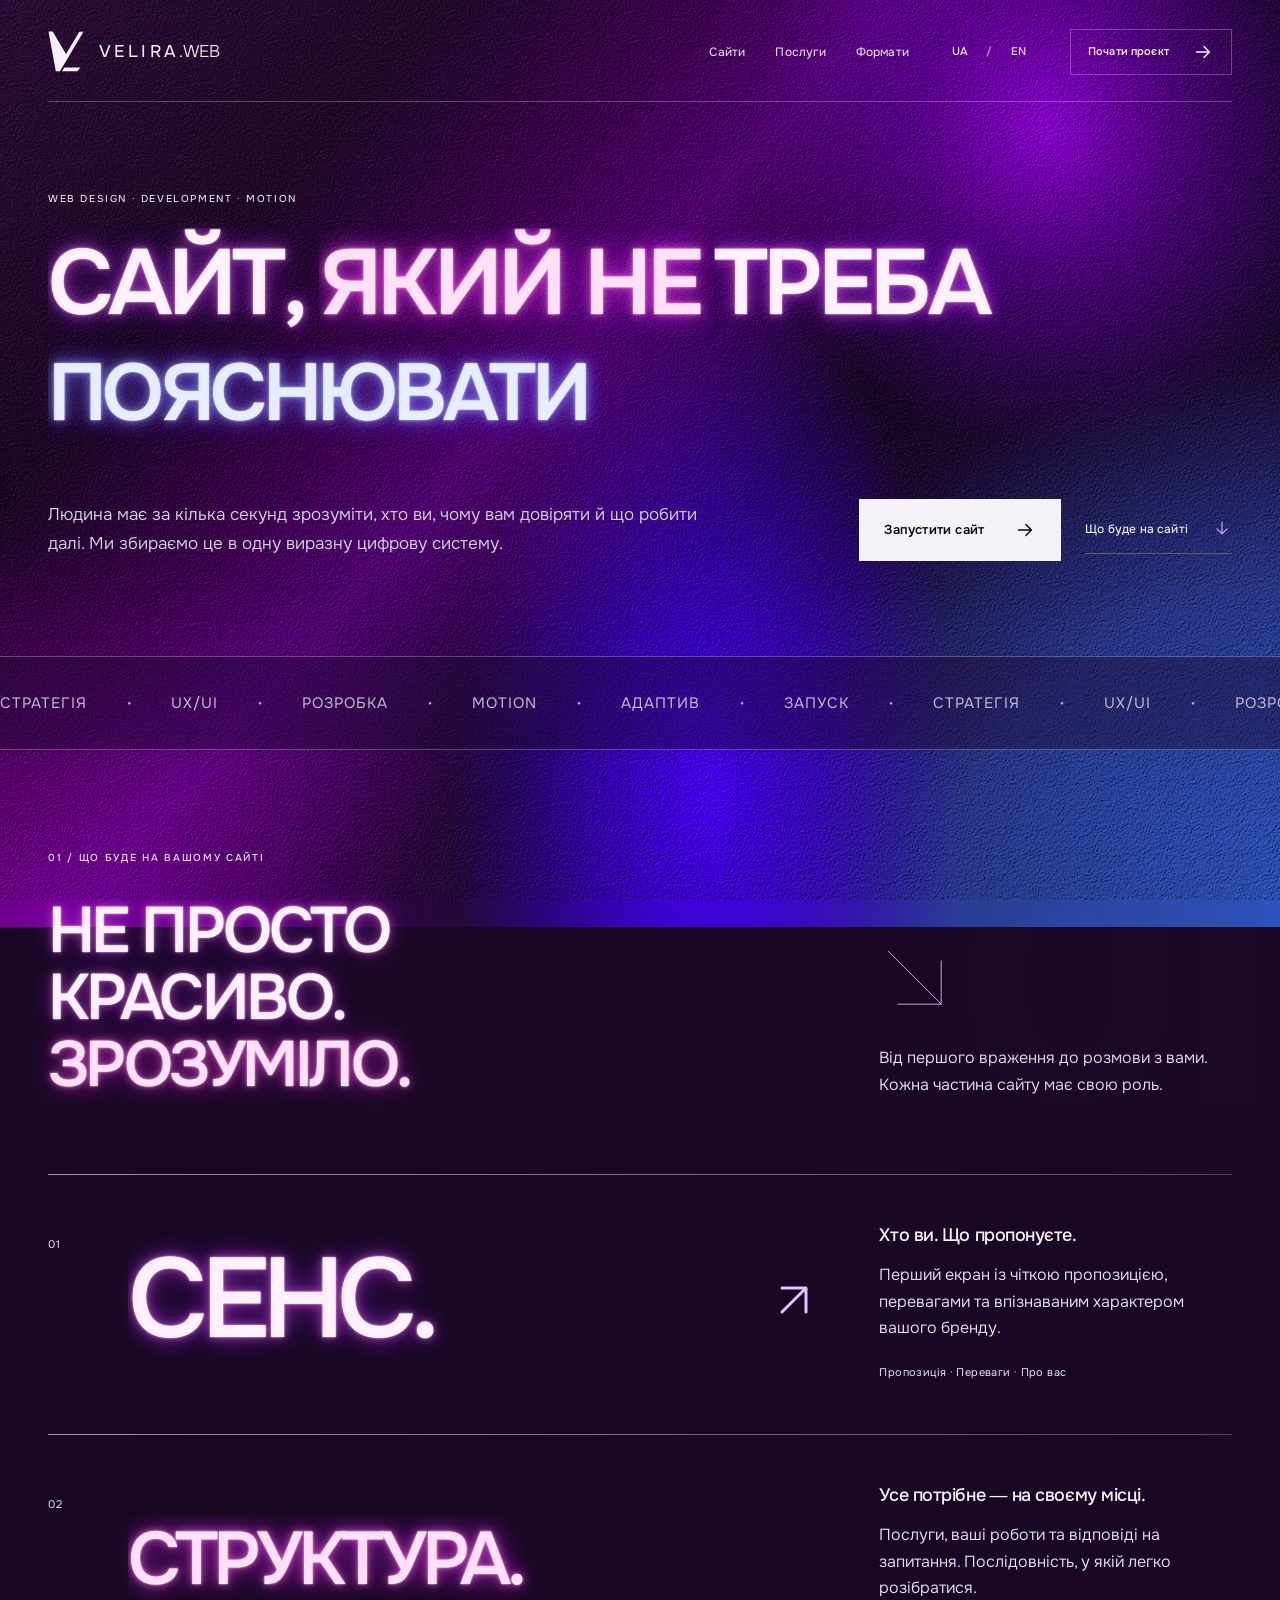
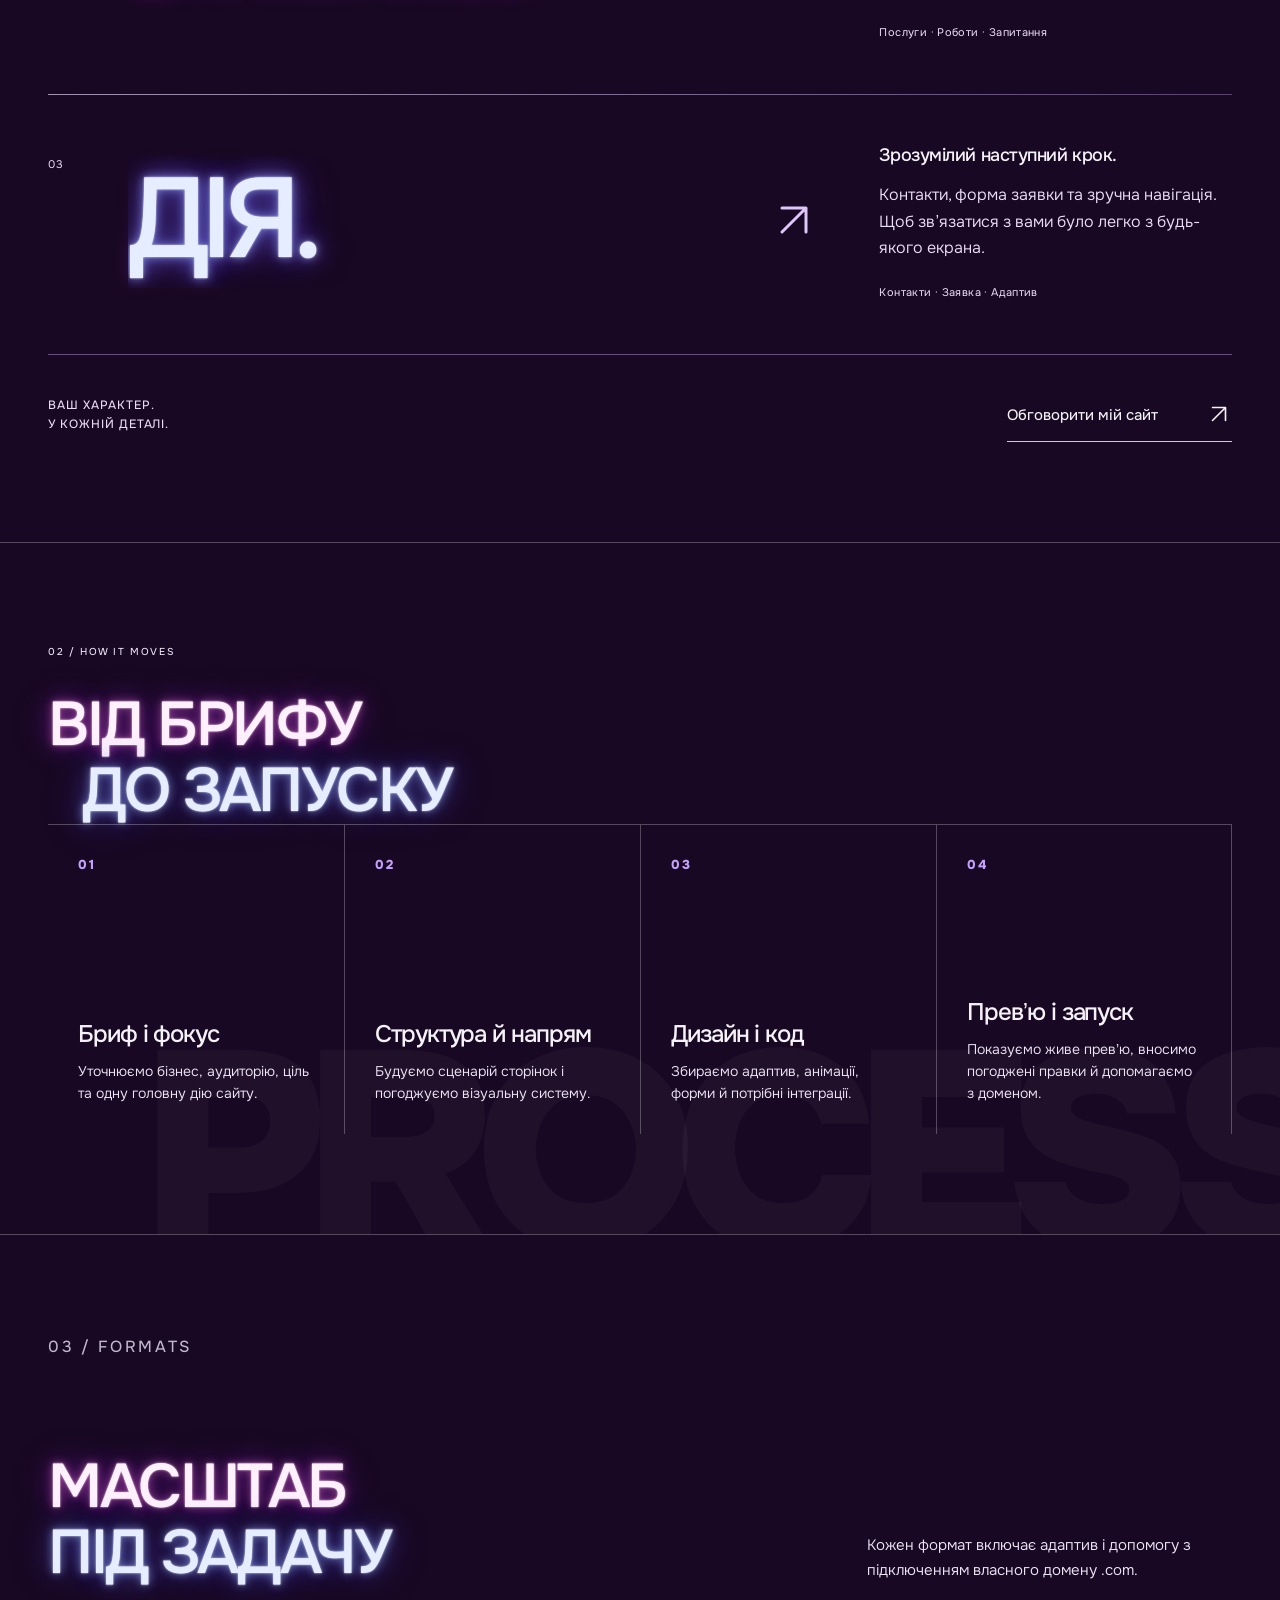
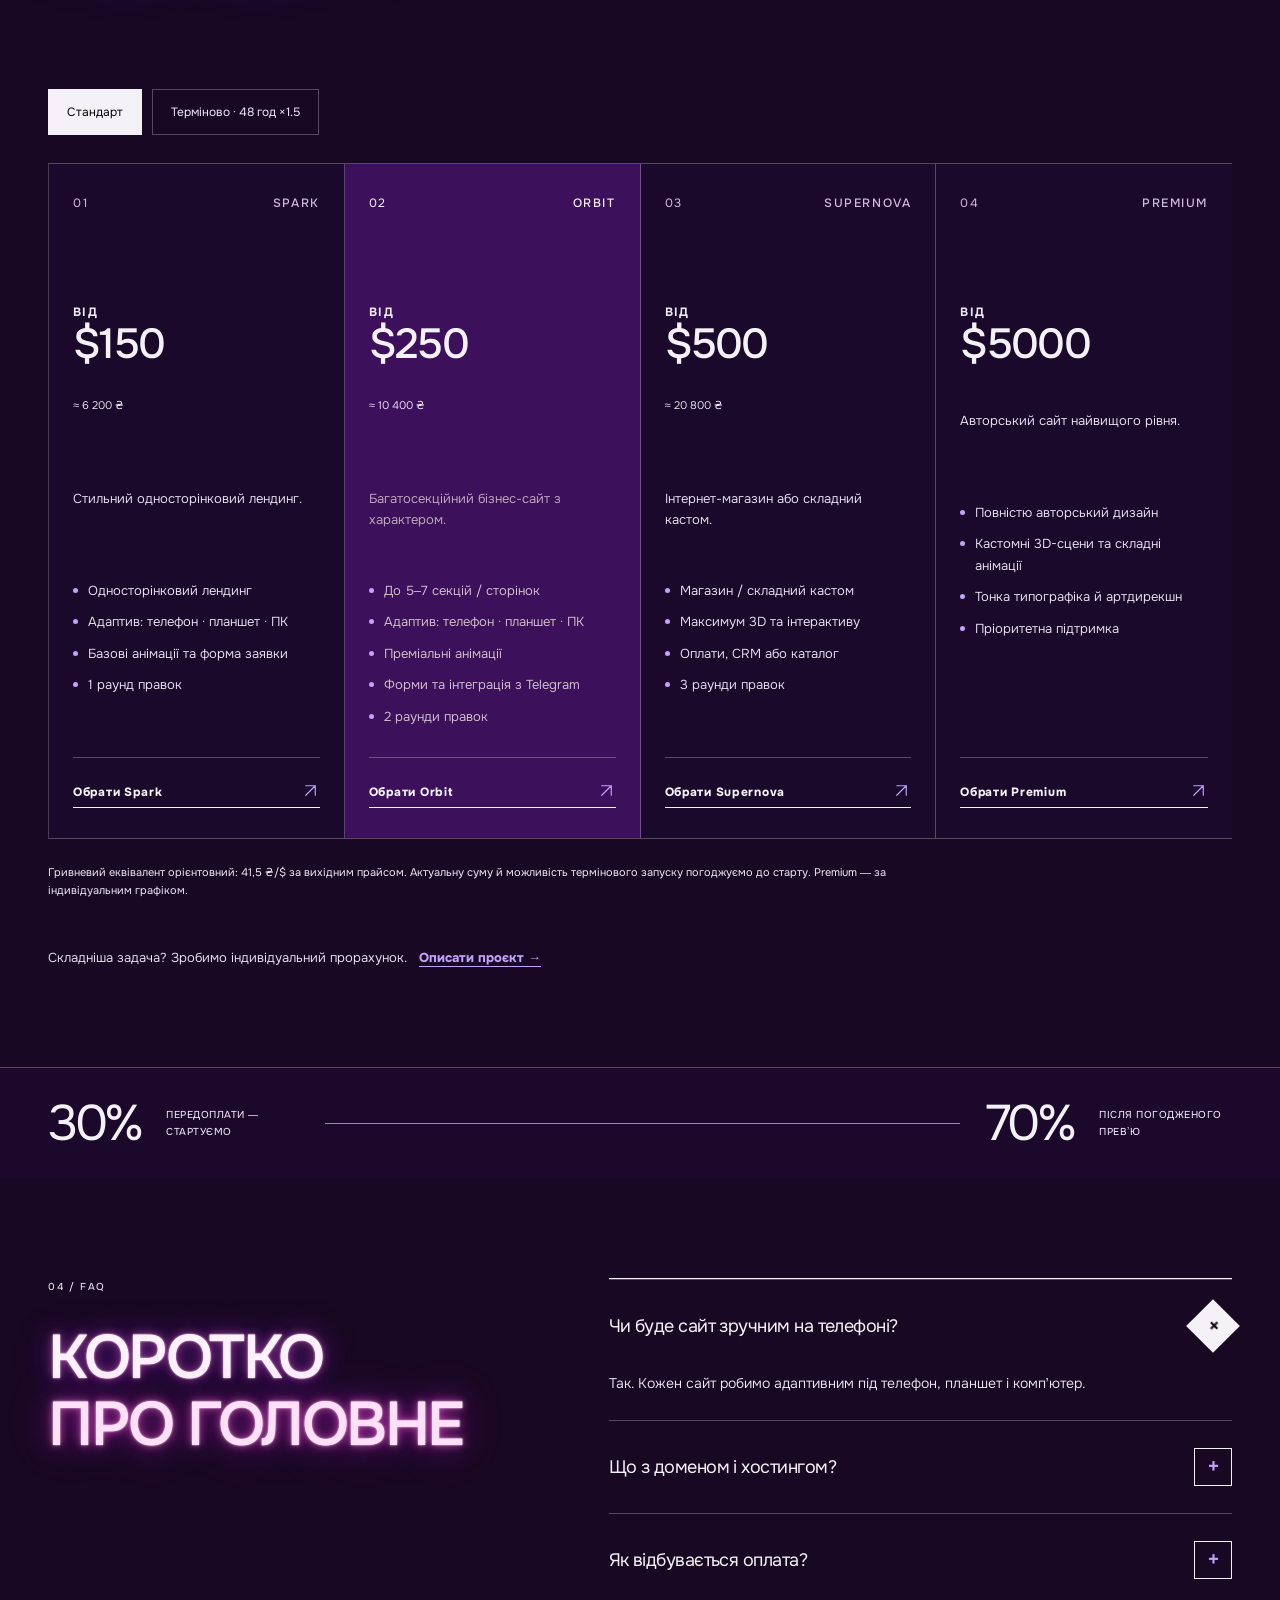
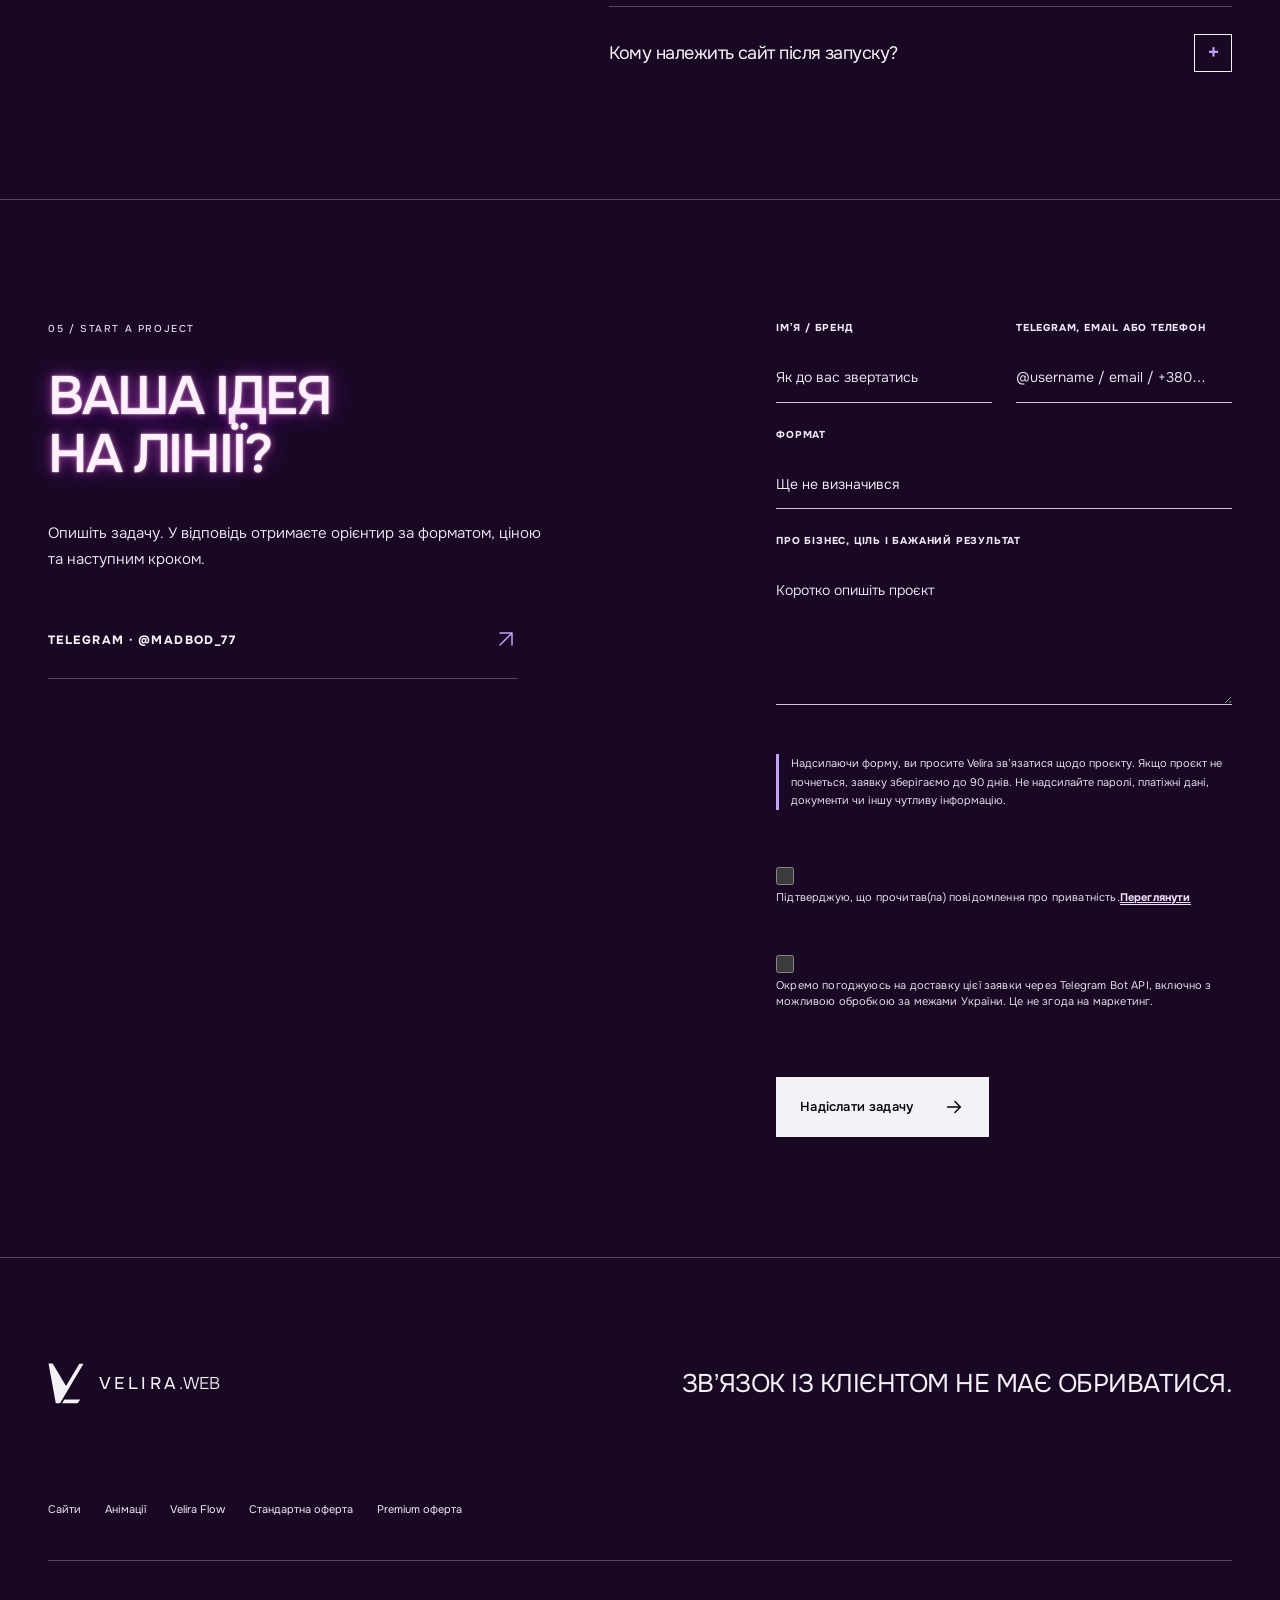
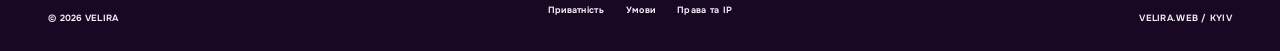
<file: websites.html>
<!DOCTYPE html>
<html lang="uk" class="no-js">
<head>
<meta charset="UTF-8" />
<meta name="viewport" content="width=device-width, initial-scale=1, viewport-fit=cover" />
<meta name="description" content="Velira створює виразні адаптивні сайти під ключ: стратегія, UX/UI, розробка, motion та допомога із запуском." />
<meta name="theme-color" content="#050307" />
<meta property="og:type" content="website" />
<meta property="og:locale" content="uk_UA" />
<meta property="og:site_name" content="Velira" />
<meta property="og:title" content="Velira Websites — сайт, який не треба пояснювати" />
<meta property="og:description" content="Авторські сайти Velira: чітка логіка, сильний візуальний характер, адаптив і запуск під ключ." />
<meta property="og:image" content="brand/velira-logo-original.jpg" />
<meta name="twitter:card" content="summary_large_image" />
<title>Velira Websites — авторські сайти під ключ</title>
<link rel="icon" type="image/svg+xml" href="brand/velira-mark-clean.svg?v=faed01ee6c" />
<link rel="stylesheet" href="assets/css/velira-fonts.css?v=bc56376789" />
<link rel="stylesheet" href="assets/css/veblix-home.css?v=83f161c44f" />
<link rel="stylesheet" href="assets/css/velira-websites.css?v=5a70305627" />
<noscript><style>.vl-nav__links{display:flex!important}[data-reveal]{opacity:1!important;transform:none!important}</style></noscript>
<link rel="stylesheet" href="assets/css/studio.css?v=156"/>
<link rel="stylesheet" href="assets/css/studio-atmosphere.css?v=0bdb17833e" />
<link rel="stylesheet" href="assets/css/website-content.css?v=120" />
<link rel="stylesheet" href="assets/css/studio-neon.css?v=134" />
</head>
<body id="top" class="vw-page studio-websites">
<a class="vl-skip" href="#main-content" data-ua="До головного вмісту" data-en="Skip to main content">До головного вмісту</a>

<header class="vl-nav" data-nav><a class="vl-brand" href="index.html" aria-label="Velira — на головну" data-aria-label-ua="Velira — на головну" data-aria-label-en="Velira — home"><span class="vl-brand__art"><img src="brand/velira-mark-clean.svg?v=faed01ee6c" alt="" width="38" height="43"/></span><span class="brand-word">VELIRA<span>.WEB</span></span></a><button class="vl-nav__toggle" type="button" aria-expanded="false" aria-controls="primary-nav" data-menu-toggle><span></span><span></span><span></span><b class="sr-only" data-ua="Меню" data-en="Menu">Меню</b></button><div class="vl-nav__panel" id="primary-nav" data-menu-panel><nav class="vl-nav__links" aria-label="Навігація" data-aria-label-ua="Навігація" data-aria-label-en="Navigation"><a href="websites.html" data-ua="Сайти" data-en="Websites">Сайти</a><a href="index.html#services" data-ua="Послуги" data-en="Services">Послуги</a><a href="websites.html#pricing" data-ua="Формати" data-en="Formats">Формати</a></nav><div class="vl-lang" role="group" aria-label="Мова / Language"><button type="button" class="is-active" data-lang="uk" aria-pressed="true">UA</button><span aria-hidden="true">/</span><button type="button" data-lang="en" aria-pressed="false">EN</button></div><a class="vl-button vl-button--nav" href="index.html#contact"><span  data-ua="Почати проєкт" data-en="Start a project">Почати проєкт</span><svg viewBox="0 0 24 24" aria-hidden="true"><path d="M5 12h14M13 6l6 6-6 6"/></svg></a></div></header>

<main id="main-content">
  <section class="vw-hero" id="cinema" aria-labelledby="websites-title">
    <div class="light-field" aria-hidden="true"><div class="light-beam"></div><div class="light-grain"></div></div><div class="vw-hero__inner vl-wrap">
      <div class="vw-hero__copy" data-enter>
        <p class="vw-kicker">WEB DESIGN · DEVELOPMENT · MOTION</p>
        <h1 id="websites-title"><span class="line-mask"><span class="hero-line" data-ua="САЙТ," data-en="A WEBSITE">САЙТ,</span></span><span class="line-mask"><span class="hero-line" data-ua="ЯКИЙ НЕ" data-en="THAT NEEDS">ЯКИЙ НЕ</span></span><span class="line-mask"><span class="hero-line" data-ua="ТРЕБА" data-en="NO EXTRA">ТРЕБА</span></span><span class="line-mask"><span class="hero-line" data-ua="ПОЯСНЮВАТИ" data-en="EXPLANATION">ПОЯСНЮВАТИ</span></span></h1>
      </div>

      <div class="vw-hero__lede" data-enter>
        <p data-ua="Людина має за кілька секунд зрозуміти, хто ви, чому вам довіряти й що робити далі. Ми збираємо це в одну виразну цифрову систему." data-en="Within seconds, people should understand who you are, why to trust you and what to do next. We turn that into one expressive digital system.">Людина має за кілька секунд зрозуміти, хто ви, чому вам довіряти й що робити далі. Ми збираємо це в одну виразну цифрову систему.</p>
        <div class="vw-hero__actions"><a class="vl-button" href="#order"><span data-ua="Запустити сайт" data-en="Start a website">Запустити сайт</span><svg viewBox="0 0 24 24" aria-hidden="true"><path d="M5 12h14M13 6l6 6-6 6" /></svg></a><a class="vl-text-link" href="#website-content"><span data-ua="Що буде на сайті" data-en="What’s included">Що буде на сайті</span><b><svg class="vl-arrow" width="1em" height="1em" viewBox="0 0 24 24" fill="none" stroke="currentColor" stroke-width="1.5" stroke-linecap="round" stroke-linejoin="round" aria-hidden="true" focusable="false"><path d="M12 5v14m-6-6 6 6 6-6"/></svg></b></a></div>
      </div>
    </div>
    <svg class="vw-cable" viewBox="0 0 1440 210" preserveAspectRatio="none" aria-hidden="true"><path d="M-30 78C90 8 142 198 260 112S430 25 548 118s194 88 300-3 184-66 285 4 191 59 338-8" /></svg>
  </section>

  <section class="vl-marquee vw-marquee" data-marquee aria-label="Що входить у створення сайту" data-aria-label-ua="Що входить у створення сайту" data-aria-label-en="What website creation includes">
    <div class="vl-marquee__track"><span data-ua="СТРАТЕГІЯ" data-en="STRATEGY">СТРАТЕГІЯ</span><b>●</b><span>UX/UI</span><b>●</b><span data-ua="РОЗРОБКА" data-en="DEVELOPMENT">РОЗРОБКА</span><b>●</b><span>MOTION</span><b>●</b><span data-ua="АДАПТИВ" data-en="RESPONSIVE">АДАПТИВ</span><b>●</b><span data-ua="ЗАПУСК" data-en="LAUNCH">ЗАПУСК</span><b>●</b><span data-ua="СТРАТЕГІЯ" data-en="STRATEGY">СТРАТЕГІЯ</span><b>●</b><span>UX/UI</span><b>●</b><span data-ua="РОЗРОБКА" data-en="DEVELOPMENT">РОЗРОБКА</span><b>●</b><span>MOTION</span><b>●</b><span data-ua="АДАПТИВ" data-en="RESPONSIVE">АДАПТИВ</span><b>●</b><span data-ua="ЗАПУСК" data-en="LAUNCH">ЗАПУСК</span><b>●</b></div>
    <button class="vl-marquee__toggle" type="button" aria-label="Зупинити рух послуг" aria-pressed="false" data-marquee-toggle>Ⅱ</button>
  </section>

  <section class="vw-clarity vc-section" id="website-content" aria-labelledby="clarity-title">
  <div class="vl-wrap">
    <header class="vc-heading">
      <p class="vc-kicker">01 / <span data-ua="ЩО БУДЕ НА ВАШОМУ САЙТІ" data-en="WHAT GOES INTO YOUR WEBSITE">ЩО БУДЕ НА ВАШОМУ САЙТІ</span></p>
      <h2 id="clarity-title"><span data-ua="НЕ ПРОСТО" data-en="NOT JUST">НЕ ПРОСТО</span><span data-ua="КРАСИВО." data-en="BEAUTIFUL.">КРАСИВО.</span><span class="vc-accent" data-ua="ЗРОЗУМІЛО." data-en="CLEAR.">ЗРОЗУМІЛО.</span></h2>
      <div class="vc-intro"><svg class="vc-direction" viewBox="0 0 100 100" fill="none" aria-hidden="true"><path d="M12 12L84 84M25 84H84V25"/></svg><p data-ua="Від першого враження до розмови з вами. Кожна частина сайту має свою роль." data-en="From a first impression to a conversation with you. Every part of the website has a purpose.">Від першого враження до розмови з вами. Кожна частина сайту має свою роль.</p></div>
    </header>
    <ol class="vc-chapters" id="clarity-motion">
      <li class="vc-chapter vc-chapter--1" data-content-chapter>
        <span class="vc-rule" aria-hidden="true"></span>
        <span class="vc-number" aria-hidden="true">01</span>
        <div class="vc-title-mask"><h3 class="vc-word"><span data-ua="СЕНС." data-en="PURPOSE.">СЕНС.</span></h3></div>
        <div class="vc-copy"><p class="vc-subtitle" data-ua="Хто ви. Що пропонуєте." data-en="Who you are. What you offer.">Хто ви. Що пропонуєте.</p><p class="vc-description" data-ua="Перший екран із чіткою пропозицією, перевагами та впізнаваним характером вашого бренду." data-en="An opening screen with a clear offer, your strengths and a distinct expression of your brand.">Перший екран із чіткою пропозицією, перевагами та впізнаваним характером вашого бренду.</p><p class="vc-inclusions" data-ua="Пропозиція · Переваги · Про вас" data-en="Offer · Benefits · About you">Пропозиція · Переваги · Про вас</p></div>
        <span class="vc-marker" aria-hidden="true"><svg class="vl-arrow" width="1em" height="1em" viewBox="0 0 24 24" fill="none" stroke="currentColor" stroke-width="1.5" stroke-linecap="round" stroke-linejoin="round" aria-hidden="true" focusable="false"><path d="M6 18 18 6M6 6h12v12"/></svg></span>
      </li>
      <li class="vc-chapter vc-chapter--2" data-content-chapter>
        <span class="vc-rule" aria-hidden="true"></span>
        <span class="vc-number" aria-hidden="true">02</span>
        <div class="vc-title-mask"><h3 class="vc-word"><span data-ua="СТРУКТУРА." data-en="STRUCTURE.">СТРУКТУРА.</span></h3></div>
        <div class="vc-copy"><p class="vc-subtitle" data-ua="Усе потрібне — на своєму місці." data-en="Everything in its place.">Усе потрібне — на своєму місці.</p><p class="vc-description" data-ua="Послуги, ваші роботи та відповіді на запитання. Послідовність, у якій легко розібратися." data-en="Services, your work and answers to common questions. A sequence that is easy to follow.">Послуги, ваші роботи та відповіді на запитання. Послідовність, у якій легко розібратися.</p><p class="vc-inclusions" data-ua="Послуги · Роботи · Запитання" data-en="Services · Work · Questions">Послуги · Роботи · Запитання</p></div>
        <span class="vc-marker" aria-hidden="true"><svg class="vl-arrow" width="1em" height="1em" viewBox="0 0 24 24" fill="none" stroke="currentColor" stroke-width="1.5" stroke-linecap="round" stroke-linejoin="round" aria-hidden="true" focusable="false"><path d="M6 18 18 6M6 6h12v12"/></svg></span>
      </li>
      <li class="vc-chapter vc-chapter--3" data-content-chapter>
        <span class="vc-rule" aria-hidden="true"></span>
        <span class="vc-number" aria-hidden="true">03</span>
        <div class="vc-title-mask"><h3 class="vc-word"><span data-ua="ДІЯ." data-en="ACTION.">ДІЯ.</span></h3></div>
        <div class="vc-copy"><p class="vc-subtitle" data-ua="Зрозумілий наступний крок." data-en="A clear next step.">Зрозумілий наступний крок.</p><p class="vc-description" data-ua="Контакти, форма заявки та зручна навігація. Щоб зв’язатися з вами було легко з будь-якого екрана." data-en="Contact details, an enquiry form and intuitive navigation. So reaching you feels easy on every screen.">Контакти, форма заявки та зручна навігація. Щоб зв’язатися з вами було легко з будь-якого екрана.</p><p class="vc-inclusions" data-ua="Контакти · Заявка · Адаптив" data-en="Contact · Enquiry · Responsive design">Контакти · Заявка · Адаптив</p></div>
        <span class="vc-marker" aria-hidden="true"><svg class="vl-arrow" width="1em" height="1em" viewBox="0 0 24 24" fill="none" stroke="currentColor" stroke-width="1.5" stroke-linecap="round" stroke-linejoin="round" aria-hidden="true" focusable="false"><path d="M6 18 18 6M6 6h12v12"/></svg></span>
      </li>
    </ol>
    <div class="vc-finale"><p data-ua="ВАШ ХАРАКТЕР.
У КОЖНІЙ ДЕТАЛІ." data-en="YOUR IDENTITY.
IN EVERY DETAIL.">ВАШ ХАРАКТЕР.
У КОЖНІЙ ДЕТАЛІ.</p><a class="vc-cta" href="#order"><span data-ua="Обговорити мій сайт" data-en="Discuss my website">Обговорити мій сайт</span><span aria-hidden="true"><svg class="vl-arrow" width="1em" height="1em" viewBox="0 0 24 24" fill="none" stroke="currentColor" stroke-width="1.5" stroke-linecap="round" stroke-linejoin="round" aria-hidden="true" focusable="false"><path d="M6 18 18 6M6 6h12v12"/></svg></span></a></div>
  </div>
</section>

  <section class="vw-process" id="cinema-story" aria-labelledby="process-title">
    <div class="vw-process__intro vl-wrap" data-enter><p class="vw-kicker">02 / HOW IT MOVES</p><h2 id="process-title"><span data-ua="ВІД БРИФУ" data-en="FROM BRIEF">ВІД БРИФУ</span><span class="vw-outline" data-ua="ДО ЗАПУСКУ" data-en="TO LAUNCH">ДО ЗАПУСКУ</span></h2></div>
    <div class="vw-process__line" aria-hidden="true"></div>
    <div class="vw-process__grid vl-wrap">
      <article data-enter><span>01</span><div><h3 data-ua="Бриф і фокус" data-en="Brief and focus">Бриф і фокус</h3><p data-ua="Уточнюємо бізнес, аудиторію, ціль та одну головну дію сайту." data-en="We clarify the business, audience, goal and the website’s primary action.">Уточнюємо бізнес, аудиторію, ціль та одну головну дію сайту.</p></div></article>
      <article data-enter><span>02</span><div><h3 data-ua="Структура й напрям" data-en="Structure and direction">Структура й напрям</h3><p data-ua="Будуємо сценарій сторінок і погоджуємо візуальну систему." data-en="We build the page flow and align on the visual system.">Будуємо сценарій сторінок і погоджуємо візуальну систему.</p></div></article>
      <article data-enter><span>03</span><div><h3 data-ua="Дизайн і код" data-en="Design and code">Дизайн і код</h3><p data-ua="Збираємо адаптив, анімації, форми й потрібні інтеграції." data-en="We build the responsive layout, motion, forms and required integrations.">Збираємо адаптив, анімації, форми й потрібні інтеграції.</p></div></article>
      <article data-enter><span>04</span><div><h3 data-ua="Прев’ю і запуск" data-en="Preview and launch">Прев’ю і запуск</h3><p data-ua="Показуємо живе прев’ю, вносимо погоджені правки й допомагаємо з доменом." data-en="We show a live preview, make the agreed revisions and help connect the domain.">Показуємо живе прев’ю, вносимо погоджені правки й допомагаємо з доменом.</p></div></article>
    </div>
  </section>



  <section class="vw-pricing" id="pricing" aria-labelledby="pricing-title">
    <div class="vl-wrap">
      <header class="vw-pricing__head" data-enter><p class="vw-kicker">03 / FORMATS</p><h2 id="pricing-title"><span data-ua="МАСШТАБ" data-en="SCOPE">МАСШТАБ</span><span class="vw-shadow" data-ua="ПІД ЗАДАЧУ" data-en="TO FIT THE JOB">ПІД ЗАДАЧУ</span></h2><p data-ua="Кожен формат включає адаптив і допомогу з підключенням власного домену .com." data-en="Every format includes responsive layouts and help connecting your own .com domain.">Кожен формат включає адаптив і допомогу з підключенням власного домену .com.</p></header>
      <div class="studio-pricing-mode" role="group" aria-label="Режим ціни" data-aria-label-ua="Режим ціни" data-aria-label-en="Price mode"><button type="button" data-price-mode="standard" aria-pressed="true"><span data-ua="Стандарт" data-en="Standard">Стандарт</span></button><button type="button" data-price-mode="rush" aria-pressed="false"><span data-ua="Терміново · 48 год ×1.5" data-en="Rush · 48 h ×1.5">Терміново · 48 год ×1.5</span></button></div><div class="vw-plans">
        <article data-enter><div class="vw-plan__top"><span>01</span><b>SPARK</b></div><h3><small data-ua="від" data-en="from">від</small> <span data-studio-price="150">$150</span></h3><p class="studio-uah" data-studio-uah="150"></p><p data-ua="Стильний односторінковий лендинг." data-en="A focused one-page landing site.">Стильний односторінковий лендинг.</p><ul><li data-ua="Односторінковий лендинг" data-en="One-page landing site">Односторінковий лендинг</li><li data-ua="Адаптив: телефон · планшет · ПК" data-en="Responsive: phone · tablet · desktop">Адаптив: телефон · планшет · ПК</li><li data-ua="Базові анімації та форма заявки" data-en="Essential motion and lead form">Базові анімації та форма заявки</li><li data-ua="1 раунд правок" data-en="1 revision round">1 раунд правок</li></ul><a href="#order"><span data-ua="Обрати Spark" data-en="Choose Spark">Обрати Spark</span><b><svg class="vl-arrow" width="1em" height="1em" viewBox="0 0 24 24" fill="none" stroke="currentColor" stroke-width="1.5" stroke-linecap="round" stroke-linejoin="round" aria-hidden="true" focusable="false"><path d="M6 18 18 6M6 6h12v12"/></svg></b></a></article>
        <article class="is-featured" data-enter><div class="vw-plan__top"><span>02</span><b>ORBIT</b></div><h3><small data-ua="від" data-en="from">від</small> <span data-studio-price="250">$250</span></h3><p class="studio-uah" data-studio-uah="250"></p><p data-ua="Багатосекційний бізнес-сайт з характером." data-en="A distinctive multi-section business website.">Багатосекційний бізнес-сайт з характером.</p><ul><li data-ua="До 5–7 секцій / сторінок" data-en="Up to 5–7 sections / pages">До 5–7 секцій / сторінок</li><li data-ua="Адаптив: телефон · планшет · ПК" data-en="Responsive: phone · tablet · desktop">Адаптив: телефон · планшет · ПК</li><li data-ua="Преміальні анімації" data-en="Premium motion">Преміальні анімації</li><li data-ua="Форми та інтеграція з Telegram" data-en="Forms and Telegram integration">Форми та інтеграція з Telegram</li><li data-ua="2 раунди правок" data-en="2 revision rounds">2 раунди правок</li></ul><a href="#order"><span data-ua="Обрати Orbit" data-en="Choose Orbit">Обрати Orbit</span><b><svg class="vl-arrow" width="1em" height="1em" viewBox="0 0 24 24" fill="none" stroke="currentColor" stroke-width="1.5" stroke-linecap="round" stroke-linejoin="round" aria-hidden="true" focusable="false"><path d="M6 18 18 6M6 6h12v12"/></svg></b></a></article>
        <article data-enter><div class="vw-plan__top"><span>03</span><b>SUPERNOVA</b></div><h3><small data-ua="від" data-en="from">від</small> <span data-studio-price="500">$500</span></h3><p class="studio-uah" data-studio-uah="500"></p><p data-ua="Інтернет-магазин або складний кастом." data-en="An online store or complex custom build.">Інтернет-магазин або складний кастом.</p><ul><li data-ua="Магазин / складний кастом" data-en="Store / complex custom build">Магазин / складний кастом</li><li data-ua="Максимум 3D та інтерактиву" data-en="Advanced 3D and interaction">Максимум 3D та інтерактиву</li><li data-ua="Оплати, CRM або каталог" data-en="Payments, CRM or catalogue">Оплати, CRM або каталог</li><li data-ua="3 раунди правок" data-en="3 revision rounds">3 раунди правок</li></ul><a href="#order"><span data-ua="Обрати Supernova" data-en="Choose Supernova">Обрати Supernova</span><b><svg class="vl-arrow" width="1em" height="1em" viewBox="0 0 24 24" fill="none" stroke="currentColor" stroke-width="1.5" stroke-linecap="round" stroke-linejoin="round" aria-hidden="true" focusable="false"><path d="M6 18 18 6M6 6h12v12"/></svg></b></a></article>
        <article data-enter><div class="vw-plan__top"><span>04</span><b>PREMIUM</b></div><h3><small data-ua="від" data-en="from">від</small> $5000</h3><p data-ua="Авторський сайт найвищого рівня." data-en="A fully bespoke flagship website.">Авторський сайт найвищого рівня.</p><ul><li data-ua="Повністю авторський дизайн" data-en="Fully bespoke design">Повністю авторський дизайн</li><li data-ua="Кастомні 3D-сцени та складні анімації" data-en="Custom 3D scenes and advanced motion">Кастомні 3D-сцени та складні анімації</li><li data-ua="Тонка типографіка й артдирекшн" data-en="Typography and art direction">Тонка типографіка й артдирекшн</li><li data-ua="Пріоритетна підтримка" data-en="Priority support">Пріоритетна підтримка</li></ul><a href="#order"><span data-ua="Обрати Premium" data-en="Choose Premium">Обрати Premium</span><b><svg class="vl-arrow" width="1em" height="1em" viewBox="0 0 24 24" fill="none" stroke="currentColor" stroke-width="1.5" stroke-linecap="round" stroke-linejoin="round" aria-hidden="true" focusable="false"><path d="M6 18 18 6M6 6h12v12"/></svg></b></a></article>
      </div><p class="studio-rate-note" data-ua="Гривневий еквівалент орієнтовний: 41,5 ₴/$ за вихідним прайсом. Актуальну суму й можливість термінового запуску погоджуємо до старту. Premium — за індивідуальним графіком." data-en="UAH estimates use the original price list rate of 41.5 ₴/$. The final amount and rush availability are agreed before work starts. Premium follows a custom schedule.">Гривневий еквівалент орієнтовний: 41,5 ₴/$ за вихідним прайсом. Актуальну суму й можливість термінового запуску погоджуємо до старту. Premium — за індивідуальним графіком.</p>
      <p class="vw-pricing__note" data-enter><span data-ua="Складніша задача? Зробимо індивідуальний прорахунок." data-en="More complex brief? We will prepare a custom estimate.">Складніша задача? Зробимо індивідуальний прорахунок.</span> <a href="#order" data-ua="Описати проєкт →" data-en="Describe the project →">Описати проєкт →</a></p>
    </div>
  </section>

  <section class="vw-payment" aria-label="Умови старту" data-aria-label-ua="Умови старту" data-aria-label-en="Project start terms">
    <div class="vl-wrap" data-enter><span>30%</span><p data-ua="ПЕРЕДОПЛАТИ — СТАРТУЄМО" data-en="DEPOSIT — WE START">ПЕРЕДОПЛАТИ — СТАРТУЄМО</p><i></i><span>70%</span><p data-ua="ПІСЛЯ ПОГОДЖЕНОГО ПРЕВ’Ю" data-en="AFTER APPROVED PREVIEW">ПІСЛЯ ПОГОДЖЕНОГО ПРЕВ’Ю</p></div>
  </section>

  <section class="vw-faq" id="faq" aria-labelledby="faq-title">
    <div class="vl-wrap vw-faq__grid">
      <header data-enter><p class="vw-kicker">04 / FAQ</p><h2 id="faq-title"><span data-ua="КОРОТКО" data-en="STRAIGHT">КОРОТКО</span><span class="is-red" data-ua="ПРО ГОЛОВНЕ" data-en="ANSWERS">ПРО ГОЛОВНЕ</span></h2></header>
      <div class="vw-faq__items">
        <details open data-enter><summary><span data-ua="Чи буде сайт зручним на телефоні?" data-en="Will the website work well on mobile?">Чи буде сайт зручним на телефоні?</span><b aria-hidden="true">+</b></summary><p data-ua="Так. Кожен сайт робимо адаптивним під телефон, планшет і комп’ютер." data-en="Yes. Every website is built responsively for phone, tablet and desktop.">Так. Кожен сайт робимо адаптивним під телефон, планшет і комп’ютер.</p></details>
        <details data-enter><summary><span data-ua="Що з доменом і хостингом?" data-en="What about domain and hosting?">Що з доменом і хостингом?</span><b aria-hidden="true">+</b></summary><p data-ua="Допомагаємо опублікувати сайт із HTTPS і підключити ваш власний домен .com. Домен оплачується окремо у реєстратора." data-en="We help publish the site with HTTPS and connect your own .com domain. The domain is paid separately to the registrar.">Допомагаємо опублікувати сайт із HTTPS і підключити ваш власний домен .com. Домен оплачується окремо у реєстратора.</p></details>
        <details data-enter><summary><span data-ua="Як відбувається оплата?" data-en="How does payment work?">Як відбувається оплата?</span><b aria-hidden="true">+</b></summary><p data-ua="30% передоплати перед стартом. Решта 70% — після погодження живого прев’ю перед публікацією." data-en="A 30% deposit starts the project. The remaining 70% is due after approving the live preview, before publication.">30% передоплати перед стартом. Решта 70% — після погодження живого прев’ю перед публікацією.</p></details>
        <details data-enter><summary><span data-ua="Кому належить сайт після запуску?" data-en="Who owns the website after launch?">Кому належить сайт після запуску?</span><b aria-hidden="true">+</b></summary><p><span data-ua="Після повної оплати ви отримуєте погоджені файли, доступи та права. Деталі зафіксовані на сторінці" data-en="After full payment you receive the agreed files, access and rights. Details are set out on the">Після повної оплати ви отримуєте погоджені файли, доступи та права. Деталі зафіксовані на сторінці</span> <a href="rights.html" data-href-ua="rights.html" data-href-en="rights-en.html" data-ua="прав та IP" data-en="Rights &amp; IP page">прав та IP</a>.</p></details>
      </div>
    </div>
  </section>

  <span id="cinema-bot" aria-hidden="true"></span><section class="vw-order" id="order" aria-labelledby="order-title">
    <div class="vl-wrap vw-order__grid">
      <div class="vw-order__copy" data-enter><p class="vw-kicker">05 / START A PROJECT</p><h2 id="order-title"><span data-ua="ВАША ІДЕЯ" data-en="YOUR IDEA">ВАША ІДЕЯ</span><span data-ua="НА ЛІНІЇ?" data-en="ON THE LINE?">НА ЛІНІЇ?</span></h2><p data-ua="Опишіть задачу. У відповідь отримаєте орієнтир за форматом, ціною та наступним кроком." data-en="Describe the brief. We will reply with a recommended format, price direction and next step.">Опишіть задачу. У відповідь отримаєте орієнтир за форматом, ціною та наступним кроком.</p><a class="vw-telegram" href="https://t.me/madbod_77" target="_blank" rel="noopener noreferrer"><span>TELEGRAM · @MADBOD_77</span><b><svg class="vl-arrow" width="1em" height="1em" viewBox="0 0 24 24" fill="none" stroke="currentColor" stroke-width="1.5" stroke-linecap="round" stroke-linejoin="round" aria-hidden="true" focusable="false"><path d="M6 18 18 6M6 6h12v12"/></svg></b></a></div>
      <form class="vl-form" id="velira-websites-form" novalidate data-lead-form data-enter>
        <div class="vl-form__row"><label><span data-ua="Ім’я / бренд" data-en="Name / brand">Ім’я / бренд</span><input type="text" name="name" autocomplete="name" required maxlength="200" placeholder="Як до вас звертатись" data-placeholder-ua="Як до вас звертатись" data-placeholder-en="How should we address you?" /></label><label><span data-ua="Telegram, email або телефон" data-en="Telegram, email or phone">Telegram, email або телефон</span><input type="text" name="contact" autocomplete="off" required maxlength="200" placeholder="@username / email / +380…" data-placeholder-ua="@username / email / +380…" data-placeholder-en="@username / email / phone" /></label></div>
        <label><span data-ua="Формат" data-en="Format">Формат</span><select name="plan"><option value="Ще не визначився" data-ua="Ще не визначився" data-en="Not sure yet">Ще не визначився</option><option value="Spark — від $150" data-ua="Spark — від $150" data-en="Spark — from $150">Spark — від $150</option><option value="Orbit — від $250" data-ua="Orbit — від $250" data-en="Orbit — from $250">Orbit — від $250</option><option value="Supernova — від $500" data-ua="Supernova — від $500" data-en="Supernova — from $500">Supernova — від $500</option><option value="Premium — від $5000" data-ua="Premium — від $5000" data-en="Premium — from $5000">Premium — від $5000</option></select></label>
        <input type="hidden" name="privacyVersion" value="2026-08-25-v2" />
        <input type="hidden" name="source" value="websites" />
        <label><span data-ua="Про бізнес, ціль і бажаний результат" data-en="Business, goal and desired outcome">Про бізнес, ціль і бажаний результат</span><textarea name="brief" rows="5" maxlength="2000" placeholder="Коротко опишіть проєкт" data-placeholder-ua="Коротко опишіть проєкт" data-placeholder-en="Briefly describe the project"></textarea></label>
        <p class="vl-form__privacy-note" data-ua="Надсилаючи форму, ви просите Velira зв’язатися щодо проєкту. Якщо проєкт не почнеться, заявку зберігаємо до 90 днів. Не надсилайте паролі, платіжні дані, документи чи іншу чутливу інформацію." data-en="By submitting, you ask Velira to contact you about the project. If no project starts, we retain the enquiry for up to 90 days. Do not send passwords, payment data, identity documents or other sensitive information.">Надсилаючи форму, ви просите Velira зв’язатися щодо проєкту. Якщо проєкт не почнеться, заявку зберігаємо до 90 днів. Не надсилайте паролі, платіжні дані, документи чи іншу чутливу інформацію.</p>
        <label class="vl-form__consent"><input type="checkbox" name="privacyAcknowledged" value="true" required /><span><i></i><b data-ua="Підтверджую, що прочитав(ла) повідомлення про приватність." data-en="I confirm that I have read the Privacy Notice.">Підтверджую, що прочитав(ла) повідомлення про приватність.</b><a href="privacy.html" data-href-ua="privacy.html" data-href-en="privacy-en.html" data-ua="Переглянути" data-en="Read it">Переглянути</a></span></label>
        <label class="vl-form__consent"><input type="checkbox" name="telegramDeliveryConsent" value="true" required /><span><i></i><b data-ua="Окремо погоджуюсь на доставку цієї заявки через Telegram Bot API, включно з можливою обробкою за межами України. Це не згода на маркетинг." data-en="I separately consent to delivery of this enquiry through Telegram Bot API, including possible processing outside Ukraine. This is not marketing consent.">Окремо погоджуюсь на доставку цієї заявки через Telegram Bot API, включно з можливою обробкою за межами України. Це не згода на маркетинг.</b></span></label>
        <label class="vl-form__trap" aria-hidden="true">Company<input type="text" name="company" tabindex="-1" autocomplete="off" /></label>
        <div class="vl-form__foot"><button class="vl-button" type="submit" data-submit><span data-ua="Надіслати задачу" data-en="Send the brief">Надіслати задачу</span><svg viewBox="0 0 24 24" aria-hidden="true"><path d="M5 12h14M13 6l6 6-6 6" /></svg></button><p class="vl-form__status" data-form-status role="status" aria-live="polite"></p></div>
        <noscript><p><a href="https://t.me/madbod_77">Напишіть нам у Telegram →</a></p></noscript>
      </form>
    </div>
  </section>
</main>

<footer class="vl-footer" id="contacts">
  <div class="vl-wrap">
    <div class="vl-footer__top"><a class="vl-brand vl-brand--footer" href="#top" aria-label="Velira — нагору" data-aria-label-ua="Velira — нагору" data-aria-label-en="Velira — back to top"><span class="vl-brand__art"><img src="brand/velira-mark-clean.svg?v=faed01ee6c" alt="" width="38" height="43"/></span><span class="brand-word">VELIRA<span>.WEB</span></span></a><p data-ua="ЗВ’ЯЗОК ІЗ КЛІЄНТОМ НЕ МАЄ ОБРИВАТИСЯ." data-en="THE LINE TO YOUR CLIENT SHOULD NEVER BREAK.">ЗВ’ЯЗОК ІЗ КЛІЄНТОМ НЕ МАЄ ОБРИВАТИСЯ.</p></div>
    <div class="studio-footer-links"><a href="websites.html" data-ua="Сайти" data-en="Websites">Сайти</a><a href="animations.html" data-ua="Анімації" data-en="Motion">Анімації</a><a href="flow.html">Velira Flow</a><a href="offer-standard.html" data-ua="Стандартна оферта" data-en="Standard offer">Стандартна оферта</a><a href="offer-premium.html" data-ua="Premium оферта" data-en="Premium offer">Premium оферта</a></div><div class="vl-footer__bottom"><span>© <span data-year>2026</span> VELIRA</span><div><a href="privacy.html" data-href-ua="privacy.html" data-href-en="privacy-en.html" data-ua="Приватність" data-en="Privacy">Приватність</a><a href="terms.html" data-href-ua="terms.html" data-href-en="terms-en.html" data-ua="Умови" data-en="Terms">Умови</a><a href="rights.html" data-href-ua="rights.html" data-href-en="rights-en.html" data-ua="Права та IP" data-en="Rights &amp; IP">Права та IP</a></div><span>VELIRA.WEB / KYIV</span></div>
  </div>
</footer>

<script src="assets/js/veblix-home.js?v=7bbd8d2612" defer></script>
<script src="config.js?v=cb76aa0d3f"></script><script src="assets/js/studio.js?v=138" defer></script>
<script src="assets/js/studio-metadata.js?v=6c267fd8c4" defer></script>
<script src="assets/js/website-content.js?v=120" defer></script>
</body>
</html>
</file>
<file: assets/css/velira-fonts.css>
/* Self-hosted Onest subsets: no third-party font request or visitor IP disclosure. */
@font-face {
  font-family: "Onest";
  src: url("../fonts/onest-cyrillic.woff2") format("woff2");
  font-style: normal;
  font-weight: 100 900;
  font-display: swap;
  unicode-range: U+0400-052F, U+2DE0-2DFF, U+A640-A69F, U+FE2E-FE2F, U+2116;
}

@font-face {
  font-family: "Onest";
  src: url("../fonts/onest-latin.woff2") format("woff2");
  font-style: normal;
  font-weight: 100 900;
  font-display: swap;
  unicode-range: U+0000-024F, U+1E00-1EFF, U+20AC, U+2122;
}
</file>
<file: assets/css/veblix-home.css>
/*
 * Velira / home
 * DESIGN.md is the visual source of truth.
 * The exact owner-supplied brand/velira-logo-original.jpg is cropped/scaled;
 * the footer variant is inverted in CSS for white artwork on black.
 */

:root {
  --vl-paper: #f4e8c5;
  --vl-paper-soft: #fff9ea;
  --vl-peach: #e8c3a8;
  --vl-navy: #303647;
  --vl-navy-deep: #252a38;
  --vl-teal: #496b6e;
  --vl-red: #c80d0a;
  --vl-red-dark: #9e0907;
  --vl-ink: #101114;
  --vl-white: #fffdf6;
  --vl-rule: rgba(48, 54, 71, 0.25);
  --vl-rule-light: rgba(255, 249, 234, 0.24);
  --vl-shadow: 0 24px 70px rgba(48, 54, 71, 0.14);
  --vl-font: "Onest", "Segoe UI", Arial, sans-serif;
  --vl-wrap: min(1320px, calc(100vw - 80px));
  --vl-gutter: clamp(20px, 4vw, 64px);
  --vl-ease: cubic-bezier(0.22, 1, 0.36, 1);
  --vl-ease-in-out: cubic-bezier(0.65, 0, 0.35, 1);
}

*,
*::before,
*::after {
  box-sizing: border-box;
}

html {
  min-width: 320px;
  scroll-behavior: smooth;
  scroll-padding-top: 112px;
  background: var(--vl-paper);
  overflow-x: clip;
}

body {
  min-width: 320px;
  margin: 0;
  overflow-x: clip;
  background: var(--vl-paper);
  color: var(--vl-navy);
  font-family: var(--vl-font);
  font-size: 16px;
  line-height: 1.5;
  text-rendering: optimizeLegibility;
  -webkit-font-smoothing: antialiased;
}

body.is-menu-open {
  overflow: hidden;
}

main,
section,
footer,
header {
  min-width: 0;
}

main {
  overflow: clip;
}

img,
svg {
  display: block;
  max-width: 100%;
}

button,
input,
select,
textarea {
  color: inherit;
  font: inherit;
}

button,
a {
  -webkit-tap-highlight-color: transparent;
}

a {
  color: inherit;
  text-decoration: none;
}

p,
h1,
h2,
h3 {
  margin-top: 0;
}

::selection {
  background: var(--vl-red);
  color: var(--vl-paper-soft);
}

:focus-visible {
  outline: 3px solid var(--vl-red);
  outline-offset: 4px;
}

.sr-only {
  position: absolute !important;
  width: 1px !important;
  height: 1px !important;
  padding: 0 !important;
  margin: -1px !important;
  overflow: hidden !important;
  clip: rect(0, 0, 0, 0) !important;
  white-space: nowrap !important;
  border: 0 !important;
}

.vl-wrap {
  width: var(--vl-wrap);
  margin-inline: auto;
}

.vl-skip {
  position: fixed;
  top: 12px;
  left: 12px;
  z-index: 1200;
  padding: 12px 18px;
  border: 2px solid var(--vl-navy);
  background: var(--vl-paper-soft);
  color: var(--vl-navy);
  font-size: 14px;
  font-weight: 700;
  transform: translateY(-160%);
  transition: transform 180ms ease;
}

.vl-skip:focus {
  transform: translateY(0);
}

/* Inert copy store: never rendered, never measured. */
.vl-preserved-copy {
  display: none !important;
}

/* Header */
.vl-nav {
  position: fixed;
  top: max(42px, env(safe-area-inset-top));
  right: var(--vl-gutter);
  left: var(--vl-gutter);
  z-index: 100;
  display: flex;
  min-height: 72px;
  align-items: center;
  gap: clamp(20px, 3vw, 54px);
  padding: 5px 8px 5px 10px;
  border: 1px solid var(--vl-rule);
  background: #fff;
  box-shadow: 0 10px 32px rgba(48, 54, 71, 0.08);
  transition: top 240ms var(--vl-ease), background-color 240ms ease,
    border-color 240ms ease, box-shadow 240ms ease, transform 240ms var(--vl-ease);
}

.vl-nav.is-scrolled {
  top: max(12px, env(safe-area-inset-top));
  border-color: var(--vl-rule);
  background: rgba(255, 255, 255, 0.97);
  box-shadow: 0 14px 44px rgba(48, 54, 71, 0.11);
  -webkit-backdrop-filter: blur(16px);
  backdrop-filter: blur(16px);
}

.vl-nav.is-hidden {
  transform: translateY(calc(-100% - 56px));
}

.vl-brand {
  position: relative;
  z-index: 2;
  display: block;
  width: 92px;
  height: 68px;
  flex: 0 0 auto;
  overflow: hidden;
}

.vl-brand__art {
  position: absolute;
  inset: 0;
  display: block;
  overflow: hidden;
}

.vl-brand__art img {
  position: absolute;
  top: -41px;
  left: -41px;
  width: 174px;
  max-width: none;
  height: 174px;
  object-fit: contain;
  mix-blend-mode: multiply;
}

/* Keep the owner-supplied artwork intact while the compact header shows
   only the VL monogram, never the wordmark below it. */
.vl-nav .vl-brand__art img {
  clip-path: inset(0 0 35% 0);
}

.vl-nav__panel {
  display: flex;
  min-width: 0;
  flex: 1;
  align-items: center;
  justify-content: flex-end;
  gap: clamp(18px, 2.5vw, 44px);
}

.vl-nav__links {
  display: flex;
  align-items: center;
  gap: clamp(18px, 2.1vw, 38px);
}

.vl-nav__links a {
  position: relative;
  padding-block: 13px;
  font-size: 12px;
  font-weight: 650;
  letter-spacing: 0.11em;
  text-transform: uppercase;
  white-space: nowrap;
}

.vl-nav__links a::after {
  content: "";
  position: absolute;
  right: 0;
  bottom: 8px;
  left: 0;
  height: 2px;
  background: var(--vl-red);
  transform: scaleX(0);
  transform-origin: right;
  transition: transform 220ms var(--vl-ease);
}

.vl-nav__links a:hover::after,
.vl-nav__links a:focus-visible::after {
  transform: scaleX(1);
  transform-origin: left;
}

.vl-lang {
  display: flex;
  align-items: center;
  gap: 4px;
  font-size: 11px;
  font-weight: 700;
  letter-spacing: 0.08em;
}

.vl-lang button {
  min-width: 35px;
  min-height: 44px;
  padding: 0;
  border: 0;
  background: transparent;
  color: rgba(48, 54, 71, 0.72);
  cursor: pointer;
}

.vl-lang button.is-active {
  color: var(--vl-red);
}

.vl-nav__toggle {
  display: none;
  width: 48px;
  height: 48px;
  margin-left: auto;
  padding: 12px;
  border: 1px solid var(--vl-rule);
  background: #fff;
  cursor: pointer;
}

.vl-nav__toggle > span {
  display: block;
  height: 2px;
  margin-block: 5px;
  background: var(--vl-navy);
  transition: transform 220ms var(--vl-ease), opacity 180ms ease;
}

.vl-button {
  display: inline-flex;
  min-height: 52px;
  align-items: center;
  justify-content: center;
  gap: 20px;
  padding: 13px 18px 13px 22px;
  border: 1px solid var(--vl-red);
  background: var(--vl-red);
  color: var(--vl-paper-soft);
  font-size: 13px;
  font-weight: 700;
  letter-spacing: 0.035em;
  line-height: 1.15;
  transition: color 220ms ease, background-color 220ms ease,
    border-color 220ms ease, transform 220ms var(--vl-ease), box-shadow 220ms ease;
}

.vl-button svg {
  width: 23px;
  flex: 0 0 23px;
  fill: none;
  stroke: currentColor;
  stroke-linecap: round;
  stroke-linejoin: round;
  stroke-width: 1.8;
  transition: transform 220ms var(--vl-ease);
}

.vl-button:hover {
  border-color: var(--vl-navy);
  background: var(--vl-navy);
  box-shadow: 0 14px 28px rgba(48, 54, 71, 0.18);
  transform: translateY(-2px);
}

.vl-button:hover svg {
  transform: translateX(4px);
}

.vl-button--nav {
  min-height: 48px;
  white-space: nowrap;
}

/* Hero */
.vl-hero {
  position: relative;
  display: flex;
  min-height: max(780px, 100svh);
  flex-direction: column;
  justify-content: flex-start;
  padding: 25px 0 0;
  background: var(--vl-paper);
  isolation: isolate;
}

.vl-hero::before {
  content: "";
  position: absolute;
  top: 16%;
  right: -13vw;
  z-index: -1;
  width: 44vw;
  aspect-ratio: 1;
  border: 1px solid rgba(48, 54, 71, 0.13);
  border-radius: 50%;
}

/* Shared-page rail base only: the homepage no longer renders any rail. */
.vl-rail {
  display: flex;
  width: 100%;
  align-items: center;
  justify-content: space-around;
  gap: 40px;
  overflow: hidden;
  padding-inline: 18px;
  color: var(--vl-teal);
  font-size: 11px;
  font-weight: 600;
  letter-spacing: 0.36em;
  line-height: 1;
  white-space: nowrap;
}

.vl-rail--top {
  min-height: 22px;
}

/* The grid absorbs the height freed by the removed hero rail, so the hero has
   no dead bottom strip and no second vertical centring. */
.vl-hero__grid {
  display: grid;
  width: var(--vl-wrap);
  min-height: 690px;
  flex: 1 1 auto;
  margin: 0 auto;
  padding: clamp(118px, 12vh, 160px) 0 58px;
  grid-template-columns: repeat(12, minmax(0, 1fr));
  grid-template-rows: auto 1fr auto;
  column-gap: clamp(14px, 2vw, 30px);
  align-items: start;
}

.vl-hero__copy {
  z-index: 3;
  grid-column: 1 / 9;
  grid-row: 1 / 3;
  pointer-events: none;
}

.vl-kicker,
.vl-index {
  margin: 0 0 24px;
  color: var(--vl-teal);
  font-size: 11px;
  font-weight: 700;
  letter-spacing: 0.18em;
  line-height: 1.25;
  text-transform: uppercase;
}

.vl-hero__title {
  margin: 0;
  color: var(--vl-navy);
  font-size: clamp(62px, 7.25vw, 112px);
  font-weight: 800;
  letter-spacing: -0.068em;
  line-height: 0.83;
  text-transform: uppercase;
}

.vl-hero__title > span {
  display: block;
  width: fit-content;
  max-width: 100%;
}

.vl-hero__shadow {
  position: relative;
  color: var(--vl-navy);
  text-shadow: 7px 7px 0 var(--vl-peach);
}

.vl-phone-stage {
  --phone-y: 0px;
  --phone-rotate: -3deg;
  --phone-scale: 1;
  position: relative;
  z-index: 2;
  grid-column: 7 / 13;
  grid-row: 1 / 4;
  align-self: center;
  width: min(680px, 51vw);
  margin-top: 44px;
  margin-right: -3vw;
  transform: translate3d(0, var(--phone-y), 0) rotate(var(--phone-rotate)) scale(var(--phone-scale));
  transform-origin: 54% 56%;
  will-change: transform;
  mix-blend-mode: darken;
}

.vl-phone-stage > img {
  position: relative;
  z-index: 1;
  width: 100%;
  height: auto;
  aspect-ratio: 3 / 2;
  object-fit: cover;
  object-position: center;
  mix-blend-mode: normal;
  filter: brightness(1.08);
}

.vl-hero__lede {
  position: relative;
  z-index: 4;
  grid-column: 1 / 5;
  grid-row: 3;
  align-self: end;
  max-width: 470px;
}

.vl-hero__lede > p {
  margin: 0 0 25px;
  font-size: clamp(15px, 1.25vw, 18px);
  line-height: 1.55;
}

.vl-hero__actions {
  display: flex;
  align-items: center;
  gap: 24px;
}

.vl-text-link,
.vl-arrow-link {
  display: inline-flex;
  min-height: 44px;
  align-items: center;
  gap: 13px;
  border-bottom: 1px solid currentColor;
  font-size: 13px;
  font-weight: 700;
  line-height: 1.2;
}

.vl-text-link b,
.vl-arrow-link b {
  color: var(--vl-red);
  font-size: 20px;
  transition: transform 220ms var(--vl-ease);
}

.vl-text-link:hover b {
  transform: translateY(4px);
}

.vl-arrow-link:hover b {
  transform: translate(3px, -3px);
}

.vl-hero__note {
  z-index: 4;
  display: grid;
  grid-column: 11 / 13;
  grid-row: 3;
  grid-template-columns: auto 1fr auto;
  align-self: end;
  align-items: center;
  gap: 10px;
  color: var(--vl-teal);
  font-size: 9px;
  font-weight: 700;
  letter-spacing: 0.14em;
  line-height: 1.35;
}

.vl-hero__note i {
  height: 1px;
  background: currentColor;
}

/* Moving service rail */
.vl-marquee {
  position: relative;
  z-index: 4;
  overflow: hidden;
  border-block: 1px solid var(--vl-navy);
  background: var(--vl-navy);
  color: var(--vl-paper-soft);
}

.vl-marquee__track {
  display: flex;
  width: max-content;
  align-items: center;
  gap: clamp(22px, 2.6vw, 44px);
  padding-block: 17px;
  animation: vl-marquee 28s linear infinite;
  animation-play-state: paused;
}

.vl-marquee.is-motion-active:not(.is-paused) .vl-marquee__track {
  animation-play-state: running;
}

.vl-marquee__toggle {
  position: absolute;
  top: 50%;
  right: 9px;
  z-index: 2;
  display: grid;
  width: 38px;
  height: 38px;
  padding: 0;
  place-items: center;
  border: 1px solid rgba(255, 249, 234, 0.68);
  background: var(--vl-navy);
  color: var(--vl-paper-soft);
  cursor: pointer;
  font-size: 14px;
  font-weight: 800;
  transform: translateY(-50%);
}

.vl-marquee__toggle:hover,
.vl-marquee__toggle:focus-visible { background: var(--vl-red); }

.no-js .vl-marquee__track { animation: none; }
.no-js .vl-marquee__toggle { display: none; }

.vl-marquee__track span {
  font-size: clamp(17px, 1.8vw, 25px);
  font-weight: 750;
  letter-spacing: -0.035em;
  white-space: nowrap;
}

.vl-marquee__track b {
  color: var(--vl-red);
  font-size: 13px;
}

@keyframes vl-marquee {
  to { transform: translateX(-50%); }
}

/* Long story */
.vl-story {
  position: relative;
  background: var(--vl-paper);
  isolation: isolate;
}

.vl-section > .vl-wrap,
.vl-manifest__inner,
.vl-contact__grid {
  position: relative;
  z-index: 3;
}

.vl-section {
  position: relative;
  padding-block: clamp(112px, 11vw, 180px);
}

.vl-section__head {
  position: relative;
  max-width: 1050px;
  margin-bottom: clamp(60px, 7vw, 105px);
}

.vl-section__head h2,
.vl-contact__copy h2 {
  margin: 0;
  font-size: clamp(48px, 6.2vw, 92px);
  font-weight: 750;
  letter-spacing: -0.065em;
  line-height: 0.91;
  text-transform: uppercase;
}

.vl-section__head h2 span,
.vl-contact__copy h2 span,
.vl-manifest h2 span {
  display: block;
}

.vl-section__head > p:last-child {
  max-width: 53ch;
  margin: 34px 0 0 auto;
  font-size: clamp(16px, 1.45vw, 20px);
  line-height: 1.55;
}

.vl-section__head--split {
  display: grid;
  max-width: none;
  grid-template-columns: minmax(0, 8fr) minmax(260px, 4fr);
  align-items: end;
  gap: clamp(32px, 6vw, 100px);
}

.vl-section__head--split > p:last-child {
  margin: 0 0 6px;
}

.is-red {
  color: var(--vl-red);
}

/* JS reveals: content remains available in no-script and reduced-motion modes. */
.js [data-reveal] {
  opacity: 0;
  transform: translateY(34px);
  transition: opacity 720ms ease, transform 800ms var(--vl-ease);
}

.js [data-reveal].is-visible {
  opacity: 1;
  transform: none;
}

/* Problem / three leaks */
.vl-problem {
  background: linear-gradient(180deg, var(--vl-paper-soft) 0, var(--vl-paper) 100%);
}

.vl-leaks {
  display: grid;
  grid-template-columns: repeat(3, minmax(0, 1fr));
  gap: clamp(16px, 2vw, 30px);
}

.vl-leak {
  position: relative;
  min-height: 520px;
  padding: 20px clamp(20px, 2vw, 30px) 30px;
  border: 1px solid var(--vl-rule);
  background: rgba(255, 249, 234, 0.88);
  box-shadow: 9px 9px 0 var(--vl-peach);
  transition: transform 240ms var(--vl-ease), box-shadow 240ms var(--vl-ease);
}

.vl-leak:nth-child(2) {
  transform: translateY(32px);
}

.vl-leak:hover {
  transform: translate(-3px, -5px);
  box-shadow: 15px 16px 0 var(--vl-peach);
}

.vl-leak:nth-child(2):hover {
  transform: translate(-3px, 27px);
}

.vl-leak__top {
  display: flex;
  align-items: center;
  gap: 13px;
  color: var(--vl-teal);
  font-size: 11px;
  font-weight: 700;
  letter-spacing: 0.13em;
}

.vl-leak__top i {
  height: 1px;
  flex: 1;
  background: var(--vl-rule);
}

.vl-leak__visual {
  position: relative;
  display: grid;
  height: 250px;
  place-items: center;
  overflow: hidden;
}

.vl-leak h3 {
  margin: 8px 0 14px;
  font-size: clamp(27px, 2.4vw, 36px);
  font-weight: 760;
  letter-spacing: -0.055em;
  line-height: 1;
}

.vl-leak > p {
  max-width: 36ch;
  margin: 0;
  color: rgba(48, 54, 71, 0.82);
  font-size: 15px;
  line-height: 1.55;
}

.vl-mini-browser {
  position: relative;
  display: flex;
  width: min(260px, 90%);
  height: 155px;
  align-items: flex-start;
  gap: 6px;
  padding: 13px;
  border: 2px solid var(--vl-navy);
  background: var(--vl-paper-soft);
}

.vl-mini-browser b {
  width: 9px;
  height: 9px;
  border: 1px solid var(--vl-navy);
  border-radius: 50%;
}

.vl-mini-browser b:first-child {
  background: var(--vl-red);
  border-color: var(--vl-red);
}

.vl-mini-browser span {
  position: absolute;
  top: 10px;
  right: 13px;
  width: 58%;
  height: 12px;
  border: 1px solid var(--vl-rule);
  border-radius: 20px;
}

.vl-mini-browser i {
  position: absolute;
  top: 53px;
  right: 28px;
  left: 28px;
  height: 57px;
  border-block: 1px solid var(--vl-rule);
}

.vl-leak__visual--browser svg {
  position: absolute;
  right: 12%;
  bottom: 25px;
  width: 42px;
  fill: var(--vl-red);
  stroke: var(--vl-paper-soft);
  stroke-width: 1.5;
  filter: drop-shadow(4px 4px 0 var(--vl-peach));
  animation: vl-cursor-click 2.8s var(--vl-ease-in-out) infinite;
  animation-play-state: paused;
}

.vl-delay-bubble {
  position: relative;
  display: flex;
  width: 188px;
  height: 80px;
  align-items: center;
  justify-content: center;
  gap: 9px;
  border-radius: 42px 42px 7px 42px;
  background: var(--vl-teal);
}

.vl-delay-bubble i {
  width: 11px;
  height: 11px;
  border-radius: 50%;
  background: var(--vl-paper-soft);
  animation: vl-chat-dot 1.2s ease-in-out infinite;
  animation-play-state: paused;
}

.vl-leak.is-motion-active .vl-leak__visual--browser svg,
.vl-leak.is-motion-active .vl-delay-bubble i {
  animation-play-state: running;
}

.vl-delay-bubble i:nth-child(2) { animation-delay: 160ms; }
.vl-delay-bubble i:nth-child(3) { animation-delay: 320ms; }

.vl-leak__visual--delay time {
  position: absolute;
  bottom: 28px;
  color: var(--vl-red);
  font-size: 22px;
  font-variant-numeric: tabular-nums;
  font-weight: 700;
  letter-spacing: 0.08em;
}

.vl-leak__visual--nodes {
  display: block;
}

.vl-leak__visual--nodes span {
  position: absolute;
  display: grid;
  width: 68px;
  height: 68px;
  place-items: center;
  border: 2px solid var(--vl-navy);
  border-radius: 50%;
  background: var(--vl-paper-soft);
  font-size: 11px;
  font-weight: 800;
}

.vl-leak__visual--nodes span:nth-child(1) { top: 31px; left: 29%; }
.vl-leak__visual--nodes span:nth-child(2) { top: 39px; right: 20%; }
.vl-leak__visual--nodes span:nth-child(3) { bottom: 33px; left: 17%; }

.vl-leak__visual--nodes span:nth-child(4) {
  right: 24%;
  bottom: 25px;
  border-color: var(--vl-red);
  background: var(--vl-red);
  color: var(--vl-paper-soft);
}

.vl-leak__visual--nodes i {
  position: absolute;
  z-index: -1;
  width: 36%;
  height: 2px;
  background: var(--vl-rule);
  transform-origin: left;
}

.vl-leak__visual--nodes i:nth-of-type(1) { top: 82px; left: 42%; transform: rotate(7deg); }
.vl-leak__visual--nodes i:nth-of-type(2) { top: 116px; left: 32%; transform: rotate(49deg); }
.vl-leak__visual--nodes i:nth-of-type(3) { right: 25%; bottom: 75px; transform: rotate(-13deg); }

@keyframes vl-cursor-click {
  0%, 100% { transform: translate(0, 0) rotate(-7deg); }
  45% { transform: translate(-18px, -12px) rotate(-7deg); }
  55% { transform: translate(-18px, -12px) rotate(-7deg) scale(0.88); }
}

@keyframes vl-chat-dot {
  0%, 60%, 100% { opacity: 0.38; transform: translateY(0); }
  30% { opacity: 1; transform: translateY(-5px); }
}

/* Manifest */
.vl-manifest {
  position: relative;
  overflow: hidden;
  padding-block: clamp(110px, 12vw, 185px);
  background: var(--vl-navy);
  color: var(--vl-paper-soft);
}

.vl-manifest::before {
  content: "VELIRA.WEB   VELIRA.WEB   VELIRA.WEB";
  position: absolute;
  right: -5%;
  bottom: 3%;
  color: rgba(255, 249, 234, 0.05);
  font-size: clamp(55px, 9vw, 150px);
  font-weight: 800;
  letter-spacing: -0.06em;
  white-space: nowrap;
}

.vl-manifest__inner {
  position: relative;
  display: grid;
  grid-template-columns: minmax(0, 9fr) minmax(150px, 3fr);
  gap: 40px;
}

.vl-manifest .vl-index {
  grid-column: 1 / -1;
  color: var(--vl-paper);
}

.vl-manifest h2 {
  margin: 0;
  font-size: clamp(52px, 7.45vw, 112px);
  font-weight: 780;
  letter-spacing: -0.067em;
  line-height: 0.86;
  text-transform: uppercase;
}

.vl-manifest__stamp {
  align-self: center;
  justify-self: end;
  padding: 25px 21px;
  border: 2px solid var(--vl-red);
  border-radius: 50%;
  color: var(--vl-red);
  font-size: clamp(16px, 1.8vw, 24px);
  font-weight: 800;
  letter-spacing: 0.02em;
  line-height: 0.95;
  text-align: center;
  transform: rotate(10deg);
}

/* Services */
.vl-solutions {
  background: rgba(255, 249, 234, 0.77);
}

.vl-services {
  border-top: 1px solid var(--vl-navy);
}

.vl-service {
  display: grid;
  min-height: 570px;
  padding-block: clamp(45px, 6vw, 86px);
  border-bottom: 1px solid var(--vl-navy);
  grid-template-columns: repeat(12, minmax(0, 1fr));
  gap: clamp(20px, 2.3vw, 36px);
  align-items: center;
}

.vl-service__copy {
  grid-column: 1 / 6;
}

.vl-service:nth-child(even) .vl-service__copy {
  grid-column: 8 / 13;
  grid-row: 1;
}

.vl-service__meta {
  display: flex;
  justify-content: space-between;
  margin-bottom: 48px;
  padding-bottom: 12px;
  border-bottom: 1px solid var(--vl-rule);
  color: var(--vl-teal);
  font-size: 10px;
  font-weight: 700;
  letter-spacing: 0.16em;
}

.vl-service h3 {
  margin: 0 0 24px;
  font-size: clamp(35px, 4vw, 58px);
  font-weight: 760;
  letter-spacing: -0.062em;
  line-height: 0.94;
}

.vl-service__copy > p:not(.vl-service__tags) {
  max-width: 47ch;
  margin: 0 0 22px;
  font-size: clamp(15px, 1.35vw, 18px);
  line-height: 1.58;
}

.vl-service__tags {
  margin: 0 0 30px;
  color: var(--vl-teal);
  font-size: 10px;
  font-weight: 700;
  letter-spacing: 0.12em;
  line-height: 1.6;
}

.vl-service__visual {
  position: relative;
  grid-column: 7 / 13;
  min-width: 0;
  min-height: 380px;
  overflow: hidden;
  border: 1px solid var(--vl-navy);
  background: var(--vl-peach);
  box-shadow: 12px 12px 0 rgba(102, 140, 143, 0.28);
  transition: transform 260ms var(--vl-ease), box-shadow 260ms var(--vl-ease);
}

.vl-service:nth-child(even) .vl-service__visual {
  grid-column: 1 / 7;
  grid-row: 1;
}

.vl-service:hover .vl-service__visual,
.vl-service.is-active .vl-service__visual {
  box-shadow: 18px 18px 0 rgba(102, 140, 143, 0.32);
  transform: translate(-3px, -5px);
}

/* Website mockup */
.vl-site-demo {
  display: grid;
  place-items: center;
  padding: 9%;
  background: var(--vl-red);
}

.vl-site-demo__window {
  width: min(470px, 100%);
  border: 2px solid var(--vl-navy);
  background: var(--vl-paper-soft);
  box-shadow: 16px 18px 0 rgba(48, 54, 71, 0.22);
  transform: rotate(-2deg);
}

.vl-site-demo__bar {
  display: flex;
  height: 38px;
  align-items: center;
  gap: 7px;
  padding-inline: 12px;
  border-bottom: 2px solid var(--vl-navy);
}

.vl-site-demo__bar i {
  width: 8px;
  height: 8px;
  border: 1px solid var(--vl-navy);
  border-radius: 50%;
}

.vl-site-demo__bar i:first-child { background: var(--vl-red); }

.vl-site-demo__bar span {
  margin-left: auto;
  color: var(--vl-teal);
  font-size: 9px;
  font-weight: 700;
  letter-spacing: 0.14em;
}

.vl-site-demo__page {
  min-height: 252px;
  padding: 25px;
}

.vl-site-demo__page p {
  margin: 0 0 22px;
  font-size: clamp(29px, 3.6vw, 50px);
  font-weight: 750;
  letter-spacing: -0.065em;
  line-height: 0.87;
}

.vl-site-demo__page p b { color: var(--vl-red); }

.vl-site-demo__page > span {
  display: block;
  width: 74%;
  height: 7px;
  margin-bottom: 8px;
  background: rgba(48, 54, 71, 0.14);
}

.vl-site-demo__page > span:nth-of-type(2) { width: 53%; }

.vl-site-demo__page button {
  margin-top: 18px;
  padding: 9px 13px;
  border: 0;
  background: var(--vl-navy);
  color: var(--vl-paper-soft);
  font-size: 10px;
  font-weight: 800;
}

.vl-cursor {
  position: absolute;
  right: 13%;
  bottom: 13%;
  width: 44px;
  fill: var(--vl-paper-soft);
  stroke: var(--vl-navy);
  stroke-width: 3;
  filter: drop-shadow(4px 4px 0 rgba(48, 54, 71, 0.22));
  animation: vl-cursor-click 3.2s var(--vl-ease-in-out) infinite;
  animation-play-state: paused;
}

/* Telegram mockup */
.vl-chat-demo {
  display: flex;
  flex-direction: column;
  padding: clamp(24px, 4vw, 54px);
  background: var(--vl-navy);
  color: var(--vl-paper-soft);
}

.vl-chat-demo__head {
  display: flex;
  align-items: center;
  gap: 10px;
  margin-bottom: 39px;
  padding-bottom: 14px;
  border-bottom: 1px solid var(--vl-rule-light);
  font-size: 11px;
  font-weight: 750;
  letter-spacing: 0.12em;
}

.vl-chat-demo__head i {
  width: 12px;
  height: 12px;
  border-radius: 50%;
  background: var(--vl-red);
}

.vl-chat-demo__head b {
  margin-left: auto;
  color: var(--vl-paper);
  font-size: 9px;
}

.vl-chat-demo__bubble {
  max-width: 72%;
  margin-bottom: 14px;
  padding: 15px 18px;
  font-size: clamp(13px, 1.2vw, 16px);
  line-height: 1.38;
}

.vl-chat-demo__bubble.is-in {
  align-self: flex-start;
  border-radius: 4px 21px 21px 21px;
  background: var(--vl-paper-soft);
  color: var(--vl-navy);
}

.vl-chat-demo__bubble.is-out {
  align-self: flex-end;
  border-radius: 21px 4px 21px 21px;
  background: var(--vl-teal);
}

.vl-chat-demo__typing {
  display: flex;
  width: 68px;
  gap: 5px;
  margin-top: 2px;
  padding: 13px 15px;
  border-radius: 4px 20px 20px 20px;
  background: rgba(255, 249, 234, 0.12);
}

.vl-chat-demo__typing i {
  width: 7px;
  height: 7px;
  border-radius: 50%;
  background: var(--vl-paper-soft);
  animation: vl-chat-dot 1.2s ease-in-out infinite;
  animation-play-state: paused;
}

.vl-chat-demo__typing i:nth-child(2) { animation-delay: 160ms; }
.vl-chat-demo__typing i:nth-child(3) { animation-delay: 320ms; }

.vl-chat-demo__status {
  margin-top: auto;
  padding-top: 18px;
  border-top: 1px solid var(--vl-rule-light);
  color: var(--vl-paper);
  font-size: 10px;
  font-weight: 750;
  letter-spacing: 0.15em;
  text-align: right;
}

/* Automation / Velira Signal Dispatch */
.vl-flow-demo {
  display: grid;
  min-height: clamp(420px, 32vw, 460px);
  margin: 0;
  padding: 0;
  grid-template-rows: 44px minmax(0, 1fr) 48px;
  isolation: isolate;
  background: var(--vl-navy-deep);
  color: var(--vl-paper-soft);
}

.vl-dispatch__hud,
.vl-dispatch__console {
  position: relative;
  z-index: 2;
  display: flex;
  align-items: center;
  justify-content: space-between;
  gap: 16px;
  padding-inline: clamp(14px, 2.4vw, 24px);
  background: rgba(37, 42, 56, 0.94);
  color: var(--vl-paper-soft);
  font-size: 9px;
  font-style: normal;
  font-weight: 760;
  letter-spacing: 0.14em;
  line-height: 1;
}

.vl-dispatch__hud {
  border-bottom: 1px solid rgba(255, 249, 234, 0.16);
}

.vl-dispatch__hud b {
  display: flex;
  align-items: center;
  gap: 7px;
  color: var(--vl-paper);
  font-style: normal;
}

.vl-dispatch__hud b > i,
.vl-dispatch__console strong > i {
  width: 7px;
  height: 7px;
  border-radius: 50%;
  background: var(--vl-red);
  box-shadow: 0 0 0 4px rgba(200, 13, 10, 0.14);
}

.vl-dispatch__hud em {
  margin-left: 5px;
  color: rgba(255, 249, 234, 0.55);
  font-style: normal;
}

.vl-dispatch__stage {
  position: relative;
  min-width: 0;
  min-height: 0;
  overflow: hidden;
  background: var(--vl-navy-deep);
}

.vl-dispatch__stage svg {
  position: absolute;
  inset: 0;
  width: 100%;
  height: 100%;
  max-width: none;
}

#vl-dispatch-grid path,
#vl-dispatch-grid-mobile path {
  fill: none;
  stroke: rgba(255, 249, 234, 0.08);
  stroke-width: 1;
  vector-effect: non-scaling-stroke;
}

.vl-dispatch__grid { fill: url(#vl-dispatch-grid); }
.vl-dispatch__grid-mobile { fill: url(#vl-dispatch-grid-mobile); }
.vl-dispatch__diagram--mobile { display: none; }

.vl-dispatch__route-base,
.vl-dispatch__route-active {
  fill: none;
  stroke-linecap: round;
  stroke-linejoin: round;
  vector-effect: non-scaling-stroke;
}

.vl-dispatch__route-base {
  stroke: rgba(255, 249, 234, 0.2);
  stroke-width: 3;
}

.vl-dispatch__route-active {
  stroke: var(--vl-red);
  stroke-width: 6;
  filter: drop-shadow(0 3px 0 rgba(158, 9, 7, 0.22));
}

.vl-dispatch-node__shell {
  fill: rgba(48, 54, 71, 0.96);
  stroke: rgba(255, 249, 234, 0.42);
  stroke-width: 1.5;
  transition: fill 320ms var(--vl-ease), stroke 320ms var(--vl-ease);
  vector-effect: non-scaling-stroke;
}

.vl-dispatch-node__index,
.vl-dispatch-node__title,
.vl-dispatch-node__micro,
.vl-dispatch__crm-count,
.vl-dispatch__toast text,
.vl-dispatch__crm-card text {
  fill: var(--vl-paper-soft);
  font-family: var(--vl-font);
}

.vl-dispatch-node__index {
  font-size: 11px;
  font-weight: 720;
  letter-spacing: 0.14em;
}

.vl-dispatch-node__title {
  font-size: 18px;
  font-weight: 850;
  letter-spacing: -0.035em;
}

.vl-dispatch-node__micro {
  fill: rgba(255, 249, 234, 0.62);
  font-size: 10px;
  font-weight: 650;
  letter-spacing: 0.08em;
}

.vl-dispatch__field-track {
  fill: rgba(255, 249, 234, 0.12);
}

.vl-dispatch__field-fill {
  fill: var(--vl-paper-soft);
  transform: scaleX(0);
  transform-box: fill-box;
  transform-origin: left center;
  transition: transform 460ms var(--vl-ease);
}

.vl-dispatch__field-fill.is-b { transition-delay: 90ms; }
.vl-dispatch__field-fill.is-c { transition-delay: 170ms; }

.vl-dispatch__submit {
  fill: var(--vl-red);
  transform-box: fill-box;
  transform-origin: center;
}

.vl-dispatch__submit-arrow {
  fill: none;
  stroke: var(--vl-paper-soft);
  stroke-width: 1.5;
  stroke-linecap: round;
  stroke-linejoin: round;
  vector-effect: non-scaling-stroke;
}

.vl-dispatch__scanner {
  --dispatch-scan-x: 109px;
  fill: var(--vl-red);
  opacity: 0;
  transform-box: fill-box;
  transform-origin: center;
}

.vl-dispatch__check {
  fill: var(--vl-paper-soft);
  font-family: var(--vl-font);
  font-size: 13px;
  font-weight: 900;
  opacity: 0;
  transform: translateY(4px) scale(0.7);
  transform-box: fill-box;
  transform-origin: center;
  transition: opacity 260ms ease, transform 340ms var(--vl-ease);
}

.vl-dispatch__check.is-b { transition-delay: 90ms; }
.vl-dispatch__check.is-c { transition-delay: 180ms; }

.vl-dispatch__crm-count {
  fill: var(--vl-red);
  font-size: 27px;
  font-weight: 860;
  letter-spacing: -0.06em;
  opacity: 0.28;
  transition: opacity 320ms ease;
}

.vl-dispatch__crm-card {
  opacity: 0;
  transform: translateX(-18px);
  transition: opacity 300ms ease, transform 520ms var(--vl-ease);
}

.vl-dispatch__crm-card rect {
  fill: rgba(255, 249, 234, 0.08);
  stroke: rgba(255, 249, 234, 0.28);
  stroke-width: 1;
  vector-effect: non-scaling-stroke;
}

.vl-dispatch__crm-card circle { fill: var(--vl-red); }

.vl-dispatch__crm-card path {
  fill: none;
  stroke: rgba(255, 249, 234, 0.45);
  stroke-width: 2;
  stroke-linecap: round;
  vector-effect: non-scaling-stroke;
}

.vl-dispatch__crm-card text {
  fill: var(--vl-paper-soft);
  font-size: 8px;
  font-weight: 750;
  letter-spacing: 0.12em;
}

.vl-dispatch__radio {
  fill: none;
  stroke: var(--vl-red);
  stroke-width: 1.5;
  opacity: 0;
  transform: scale(0.68);
  transform-box: fill-box;
  transform-origin: center;
  vector-effect: non-scaling-stroke;
}

.vl-dispatch__toast {
  opacity: 0;
  transform: translateY(14px);
  transition: opacity 280ms ease, transform 520ms var(--vl-ease);
}

.vl-dispatch__toast rect {
  fill: var(--vl-paper-soft);
  stroke: var(--vl-red);
  stroke-width: 1.5;
  vector-effect: non-scaling-stroke;
}

.vl-dispatch__toast circle { fill: var(--vl-red); }

.vl-dispatch__toast text {
  fill: var(--vl-navy-deep);
  font-size: 9px;
  font-weight: 780;
  letter-spacing: 0.06em;
}

.vl-dispatch__packet {
  opacity: 0;
  pointer-events: none;
  transition: opacity 180ms ease;
  will-change: transform;
}

.vl-dispatch__packet-ring {
  fill: rgba(200, 13, 10, 0.14);
  stroke: var(--vl-red);
  stroke-width: 1.5;
  transform-box: fill-box;
  transform-origin: center;
  vector-effect: non-scaling-stroke;
}

.vl-dispatch__packet rect { fill: var(--vl-red); }
.vl-dispatch__packet > circle:last-of-type { fill: var(--vl-paper-soft); }

.vl-dispatch__console {
  border-top: 1px solid rgba(255, 249, 234, 0.16);
}

.vl-dispatch__console ol {
  display: flex;
  margin: 0;
  padding: 0;
  gap: clamp(8px, 1.5vw, 18px);
  list-style: none;
}

.vl-dispatch__console li {
  display: flex;
  align-items: center;
  gap: 5px;
  color: rgba(255, 249, 234, 0.42);
  font-size: 8px;
  transition: color 240ms ease;
}

.vl-dispatch__console li > i {
  width: 5px;
  height: 5px;
  border: 1px solid rgba(255, 249, 234, 0.38);
  border-radius: 50%;
  transition: border-color 240ms ease, background 240ms ease;
}

.vl-dispatch__console strong {
  display: flex;
  align-items: center;
  gap: 8px;
  color: var(--vl-paper-soft);
  font-size: 8px;
}

.vl-dispatch[data-dispatch-step="1"] .vl-dispatch-node--form .vl-dispatch-node__shell,
.vl-dispatch[data-dispatch-step="2"] .vl-dispatch-node--validate .vl-dispatch-node__shell,
.vl-dispatch[data-dispatch-step="3"] .vl-dispatch-node--crm .vl-dispatch-node__shell,
.vl-dispatch[data-dispatch-step="4"] .vl-dispatch-node--notify .vl-dispatch-node__shell {
  fill: #3f2531;
  stroke: var(--vl-red);
  filter: drop-shadow(0 0 7px rgba(200, 13, 10, 0.28));
}

.vl-dispatch:not([data-dispatch-step="0"]) .vl-dispatch__field-fill {
  transform: scaleX(1);
}

.vl-dispatch[data-dispatch-step="1"] .vl-dispatch__submit {
  animation: vl-dispatch-submit 480ms var(--vl-ease) 180ms 1 both;
}

.vl-dispatch[data-dispatch-step="2"] .vl-dispatch__scanner {
  animation: vl-dispatch-scan 720ms var(--vl-ease-in-out) 1 both;
}

.vl-dispatch:is([data-dispatch-step="2"], [data-dispatch-step="3"], [data-dispatch-step="4"]) .vl-dispatch__check {
  opacity: 1;
  transform: none;
}

.vl-dispatch:is([data-dispatch-step="3"], [data-dispatch-step="4"]) .vl-dispatch__crm-count {
  opacity: 1;
}

.vl-dispatch:is([data-dispatch-step="3"], [data-dispatch-step="4"]) .vl-dispatch__crm-card,
.vl-dispatch[data-dispatch-step="4"] .vl-dispatch__toast {
  opacity: 1;
  transform: none;
}

.vl-dispatch[data-dispatch-step="4"] .vl-dispatch__radio.is-a {
  animation: vl-dispatch-radio 740ms var(--vl-ease) 1 both;
}

.vl-dispatch[data-dispatch-step="4"] .vl-dispatch__radio.is-b {
  animation: vl-dispatch-radio 740ms var(--vl-ease) 110ms 1 both;
}

.vl-dispatch.is-running .vl-dispatch__packet { opacity: 1; }
.vl-dispatch.is-running .vl-dispatch__packet-ring {
  animation: vl-dispatch-packet 680ms var(--vl-ease-in-out) infinite;
}

.vl-dispatch.is-running .vl-dispatch__hud b > i {
  animation: vl-dispatch-live 920ms steps(2, end) infinite;
}

.vl-dispatch.is-complete .vl-dispatch__packet { opacity: 0; }

.vl-dispatch[data-dispatch-step="1"] .vl-dispatch__console li:nth-child(-n + 1),
.vl-dispatch[data-dispatch-step="2"] .vl-dispatch__console li:nth-child(-n + 2),
.vl-dispatch[data-dispatch-step="3"] .vl-dispatch__console li:nth-child(-n + 3),
.vl-dispatch[data-dispatch-step="4"] .vl-dispatch__console li:nth-child(-n + 4) {
  color: var(--vl-paper-soft);
}

.vl-dispatch[data-dispatch-step="1"] .vl-dispatch__console li:nth-child(-n + 1) > i,
.vl-dispatch[data-dispatch-step="2"] .vl-dispatch__console li:nth-child(-n + 2) > i,
.vl-dispatch[data-dispatch-step="3"] .vl-dispatch__console li:nth-child(-n + 3) > i,
.vl-dispatch[data-dispatch-step="4"] .vl-dispatch__console li:nth-child(-n + 4) > i {
  border-color: var(--vl-red);
  background: var(--vl-red);
}

@keyframes vl-dispatch-submit {
  0%, 100% { transform: scale(1); }
  45% { transform: scale(0.78); }
}

@keyframes vl-dispatch-scan {
  0% { opacity: 0; transform: translateX(0); }
  15% { opacity: 1; }
  85% { opacity: 1; }
  100% { opacity: 0; transform: translateX(var(--dispatch-scan-x)); }
}

@keyframes vl-dispatch-radio {
  0% { opacity: 0; transform: scale(0.68); }
  45% { opacity: 0.9; }
  100% { opacity: 0; transform: scale(1.16); }
}

@keyframes vl-dispatch-packet {
  0%, 100% { opacity: 0.58; transform: scale(0.82); }
  50% { opacity: 1; transform: scale(1.12); }
}

@keyframes vl-dispatch-live {
  0%, 48% { opacity: 1; }
  49%, 100% { opacity: 0.35; }
}

.vl-service.is-motion-active .vl-cursor,
.vl-service.is-motion-active .vl-chat-demo__typing i {
  animation-play-state: running;
}

.vl-system-line {
  display: flex;
  margin: clamp(62px, 8vw, 112px) 0 0;
  flex-wrap: wrap;
  justify-content: space-between;
  gap: 20px;
  padding: 30px 0;
  border-block: 2px solid var(--vl-navy);
  font-size: clamp(18px, 2.25vw, 34px);
  font-weight: 760;
  letter-spacing: -0.045em;
  line-height: 1.1;
}

.vl-system-line span:last-child { color: var(--vl-red); }

/* Process */
.vl-process {
  background: var(--vl-peach);
}

.vl-steps {
  display: grid;
  margin: 0;
  padding: 0;
  border-top: 2px solid var(--vl-navy);
  grid-template-columns: repeat(4, minmax(0, 1fr));
  list-style: none;
}

.vl-steps li {
  position: relative;
  min-height: 330px;
  padding: 24px clamp(18px, 2vw, 30px) 35px;
  border-right: 1px solid rgba(48, 54, 71, 0.38);
}

.vl-steps li:last-child { border-right: 0; }

.vl-steps li > span {
  display: block;
  margin-bottom: 96px;
  color: var(--vl-red);
  font-size: 12px;
  font-weight: 800;
}

.vl-steps h3 {
  margin: 0 0 14px;
  font-size: clamp(23px, 2.15vw, 31px);
  font-weight: 760;
  letter-spacing: -0.05em;
  line-height: 1;
}

.vl-steps p {
  margin: 0;
  font-size: 14px;
  line-height: 1.55;
}

.vl-steps li::after {
  content: "→";
  position: absolute;
  top: 16px;
  right: 15px;
  color: rgba(48, 54, 71, 0.32);
  font-size: 28px;
}

.vl-steps li:last-child::after {
  content: "✓";
  color: var(--vl-red);
}

/* Work */
.vl-works {
  background: var(--vl-paper-soft);
}

.vl-work-grid {
  display: grid;
  grid-template-columns: repeat(2, minmax(0, 1fr));
  gap: clamp(20px, 3vw, 42px);
}

.vl-work {
  min-width: 0;
}

.vl-work--wide {
  grid-column: 1 / -1;
}

.vl-work__media,
.vl-work__flow {
  position: relative;
  overflow: hidden;
  aspect-ratio: 16 / 10;
  border: 1px solid var(--vl-navy);
  background: var(--vl-peach);
}

.vl-work--wide .vl-work__media {
  aspect-ratio: 2 / 1;
}

.vl-work__media img {
  width: 100%;
  height: 100%;
  object-fit: cover;
  filter: saturate(0.78) contrast(1.02);
  transition: transform 700ms var(--vl-ease), filter 350ms ease;
}

.vl-work:hover .vl-work__media img,
.vl-work:focus-visible .vl-work__media img {
  filter: saturate(1) contrast(1.02);
  transform: scale(1.035);
}

.vl-work__media em {
  position: absolute;
  top: 16px;
  left: 16px;
  z-index: 2;
  padding: 7px 10px;
  background: var(--vl-red);
  color: var(--vl-paper-soft);
  font-size: 9px;
  font-style: normal;
  font-weight: 800;
  letter-spacing: 0.15em;
}

.vl-work__meta {
  display: grid;
  min-height: 79px;
  grid-template-columns: minmax(0, 1fr) minmax(0, 1.15fr) auto;
  align-items: center;
  gap: 20px;
  border-bottom: 1px solid var(--vl-navy);
  font-size: 12px;
}

.vl-work__meta span:first-child {
  font-weight: 800;
  letter-spacing: 0.06em;
}

.vl-work__meta span:nth-child(2) {
  color: var(--vl-teal);
}

.vl-work__meta b {
  position: relative;
  display: block;
  width: 28px;
  height: 28px;
  color: var(--vl-red);
  font-size: 0;
  transition: transform 220ms var(--vl-ease);
}

.vl-work__meta b::before {
  content: "";
  position: absolute;
  top: 5px;
  right: 4px;
  width: 19px;
  height: 2px;
  background: currentColor;
  transform: rotate(-45deg);
  transform-origin: right center;
}

.vl-work__meta b::after {
  content: "";
  position: absolute;
  top: 2px;
  right: 2px;
  width: 11px;
  height: 11px;
  border-top: 2px solid currentColor;
  border-right: 2px solid currentColor;
}

.vl-work:hover .vl-work__meta b { transform: translate(4px, -4px); }

.vl-work--flow {
  display: flex;
  flex-direction: column;
}

.vl-work--flow .vl-work__flow {
  display: flex;
  flex: 1;
  align-items: center;
  justify-content: center;
  gap: clamp(8px, 1.4vw, 20px);
  padding: 28px;
  background: var(--vl-navy);
  color: var(--vl-paper-soft);
}

.vl-work__flow span {
  display: grid;
  width: clamp(64px, 8vw, 100px);
  aspect-ratio: 1;
  place-items: center;
  border: 1px solid var(--vl-rule-light);
  border-radius: 50%;
  font-size: 11px;
  font-weight: 800;
  letter-spacing: 0.08em;
}

.vl-work__flow i {
  width: clamp(16px, 3vw, 48px);
  height: 2px;
  background: var(--vl-red);
}

.vl-work__flow b {
  display: grid;
  width: 42px;
  height: 42px;
  place-items: center;
  border-radius: 50%;
  background: var(--vl-red);
}

/* Contact */
.vl-contact {
  position: relative;
  overflow: hidden;
  padding-block: clamp(110px, 11vw, 175px);
  background: var(--vl-navy);
  color: var(--vl-paper-soft);
}

.vl-contact::after {
  content: "";
  position: absolute;
  right: -12vw;
  bottom: -22vw;
  width: 52vw;
  aspect-ratio: 1;
  border: 28px solid rgba(200, 13, 10, 0.42);
  border-radius: 50%;
}

.vl-contact__grid {
  position: relative;
  z-index: 3;
  display: grid;
  grid-template-columns: minmax(0, 7fr) minmax(390px, 5fr);
  gap: clamp(55px, 8vw, 128px);
  align-items: start;
}

.vl-contact .vl-index { color: var(--vl-paper); }

.vl-contact__copy > p:not(.vl-index):not(.vl-contact__micro) {
  max-width: 54ch;
  margin: 38px 0 28px;
  color: rgba(255, 249, 234, 0.82);
  font-size: clamp(16px, 1.35vw, 19px);
}

.vl-telegram-link {
  display: flex;
  max-width: 460px;
  min-height: 59px;
  align-items: center;
  justify-content: space-between;
  gap: 20px;
  padding: 12px 0;
  border-block: 1px solid var(--vl-rule-light);
  color: var(--vl-paper);
  font-size: 12px;
  font-weight: 750;
  letter-spacing: 0.12em;
}

.vl-telegram-link b {
  color: var(--vl-red);
  font-size: 25px;
  transition: transform 220ms var(--vl-ease);
}

.vl-telegram-link:hover b { transform: translate(4px, -4px); }

.vl-contact__micro {
  max-width: 45ch;
  margin: 21px 0 0;
  color: var(--vl-paper);
  font-size: 12px;
}

.vl-form {
  position: relative;
  display: flex;
  flex-direction: column;
  gap: 24px;
  padding: clamp(25px, 3vw, 43px);
  border: 1px solid rgba(255, 249, 234, 0.5);
  background: var(--vl-paper-soft);
  color: var(--vl-navy);
  box-shadow: 15px 15px 0 var(--vl-red);
}

.vl-form__row {
  display: grid;
  grid-template-columns: repeat(2, minmax(0, 1fr));
  gap: 18px;
}

.vl-form label:not(.vl-form__consent):not(.vl-form__trap) {
  display: flex;
  min-width: 0;
  flex-direction: column;
  gap: 9px;
  color: var(--vl-teal);
  font-size: 10px;
  font-weight: 750;
  letter-spacing: 0.08em;
  text-transform: uppercase;
}

.vl-form input[type="text"],
.vl-form select,
.vl-form textarea {
  width: 100%;
  min-height: 52px;
  padding: 12px 13px;
  border: 1px solid rgba(48, 54, 71, 0.34);
  border-radius: 0;
  outline: 0;
  background: transparent;
  color: var(--vl-navy);
  font-size: 15px;
  font-weight: 450;
  letter-spacing: 0;
  text-transform: none;
  transition: border-color 180ms ease, box-shadow 180ms ease, background-color 180ms ease;
}

.vl-form textarea {
  min-height: 130px;
  resize: vertical;
}

.vl-form select {
  appearance: none;
  background-image: linear-gradient(45deg, transparent 50%, var(--vl-navy) 50%),
    linear-gradient(135deg, var(--vl-navy) 50%, transparent 50%);
  background-position: calc(100% - 18px) 50%, calc(100% - 12px) 50%;
  background-repeat: no-repeat;
  background-size: 6px 6px, 6px 6px;
}

.vl-form input::placeholder,
.vl-form textarea::placeholder {
  color: rgba(48, 54, 71, 0.72);
  opacity: 1;
}

.vl-form input:focus,
.vl-form select:focus,
.vl-form textarea:focus {
  border-color: var(--vl-red);
  box-shadow: 0 0 0 3px rgba(200, 13, 10, 0.11);
  background: #fff;
}

.vl-form [aria-invalid="true"] {
  border-color: var(--vl-red);
  background: rgba(200, 13, 10, 0.06);
}

.vl-form__error {
  display: block;
  margin-top: 2px;
  color: var(--vl-red);
  font-size: 11px;
  font-weight: 650;
  letter-spacing: 0;
  line-height: 1.35;
  text-transform: none;
}

.vl-form__error[hidden] { display: none !important; }
.vl-form__consent > .vl-form__error:not([hidden]) { display: block !important; margin-top: 8px; }

.vl-form__privacy-note {
  margin: -6px 0 0;
  padding-left: 12px;
  border-left: 3px solid var(--vl-red);
  color: rgba(48, 54, 71, 0.74);
  font-size: 11px;
  line-height: 1.5;
}

.vl-form__consent {
  position: relative;
  display: block;
  cursor: pointer;
}

.vl-form__consent > input {
  position: absolute;
  width: 1px;
  height: 1px;
  opacity: 0;
}

.vl-form__consent > span {
  display: grid;
  grid-template-columns: 22px 1fr auto;
  align-items: start;
  gap: 10px;
  color: rgba(48, 54, 71, 0.76);
  font-size: 11px;
  font-weight: 450;
  line-height: 1.45;
}

.vl-form__consent i {
  display: grid;
  width: 22px;
  height: 22px;
  place-items: center;
  border: 1px solid var(--vl-navy);
}

.vl-form__consent input:checked + span i {
  background: var(--vl-red);
  border-color: var(--vl-red);
}

.vl-form__consent input:checked + span i::after {
  content: "✓";
  color: var(--vl-paper-soft);
  font-size: 14px;
  font-style: normal;
  font-weight: 800;
}

.vl-form__consent input:focus-visible + span i {
  outline: 3px solid var(--vl-red);
  outline-offset: 3px;
}

.vl-form__consent b { font-weight: 450; }

.vl-form__consent a {
  border-bottom: 1px solid currentColor;
  font-weight: 700;
}

.vl-form__trap {
  position: absolute !important;
  left: -10000px !important;
}

.vl-form__foot {
  display: flex;
  min-height: 54px;
  align-items: center;
  gap: 18px;
}

.vl-form__foot .vl-button {
  border: 0;
  cursor: pointer;
}

.vl-form__status {
  margin: 0;
  font-size: 12px;
  line-height: 1.4;
}

.vl-form__status a {
  color: currentColor;
  font-weight: 800;
  text-underline-offset: 0.18em;
}

.vl-form.is-sending .vl-button,
.vl-form .vl-button:disabled {
  opacity: 0.58;
  cursor: progress;
  pointer-events: none;
}

.vl-form.is-success {
  box-shadow: 15px 15px 0 var(--vl-teal);
}

.vl-form.is-success .vl-form__status { color: #35676b; }
.vl-form.has-error .vl-form__status { color: var(--vl-red); }

/* Footer */
.vl-footer {
  padding: clamp(65px, 7vw, 105px) 0 25px;
  border-top: 1px solid rgba(255, 249, 234, 0.16);
  background: #000;
  color: var(--vl-paper-soft);
}

.vl-footer__top {
  display: flex;
  min-height: 185px;
  align-items: flex-start;
  justify-content: space-between;
  gap: 40px;
}

.vl-brand.vl-brand--footer {
  width: 154px;
  height: 150px;
  background: #000;
  filter: none;
  mix-blend-mode: normal;
}

.vl-brand--footer .vl-brand__art img {
  top: -82px;
  left: -70px;
  width: 294px;
  height: 294px;
  filter: invert(1);
  mix-blend-mode: normal;
}

.vl-footer__top > p {
  max-width: 680px;
  margin: 0;
  font-size: clamp(32px, 4.6vw, 68px);
  font-weight: 760;
  letter-spacing: -0.06em;
  line-height: 0.92;
  text-align: right;
}

.vl-footer__bottom {
  display: grid;
  min-height: 66px;
  grid-template-columns: 1fr auto 1fr;
  align-items: end;
  gap: 25px;
  border-top: 1px solid rgba(255, 249, 234, 0.2);
  color: rgba(255, 249, 234, 0.62);
  font-size: 10px;
  font-weight: 650;
  letter-spacing: 0.12em;
}

.vl-footer__bottom > div {
  display: flex;
  gap: 22px;
}

.vl-footer__bottom > span:last-child { text-align: right; }
.vl-footer__bottom a:hover { color: var(--vl-white); }

/* Tablet / compact desktop */
@media (max-width: 1100px) {
  :root {
    --vl-wrap: min(calc(100% - 48px), 1040px);
    --vl-gutter: 24px;
  }

  .vl-nav { gap: 16px; }
  .vl-nav__panel { gap: 18px; }
  .vl-nav__links { gap: 17px; }
  .vl-nav__links a { font-size: 11px; }
  .vl-button--nav { padding-inline: 15px; }

  .vl-hero__grid { min-height: 700px; }
  .vl-hero__copy { grid-column-end: 10; }
  .vl-phone-stage { grid-column: 7 / 13; margin-right: -5vw; }
  .vl-hero__lede { grid-column-end: 6; }
  .vl-hero__note { display: none; }

  .vl-contact__grid {
    grid-template-columns: minmax(0, 1fr) minmax(360px, 0.8fr);
    gap: 45px;
  }
}

/* Keep the manifest editorial without letting its width-driven type and
   spacing turn one statement into a full extra screen on desktop. */
@media (min-width: 933px) {
  .vl-manifest {
    padding-block: clamp(72px, 7vw, 120px);
  }

  .vl-manifest__inner {
    grid-template-columns: minmax(0, 1fr);
  }

  .vl-manifest h2 {
    max-width: calc(100% - 150px);
    font-size: clamp(54px, 5.7vw, 82px);
    line-height: 0.86;
  }

  .vl-manifest__stamp {
    position: absolute;
    right: 0;
    bottom: 0;
    padding: 19px 16px;
    font-size: clamp(14px, 1.35vw, 18px);
  }
}

/* Mobile navigation + stacked editorial grid */
@media (max-width: 932px) {
  :root {
    --vl-wrap: calc(100% - 40px);
    --vl-gutter: 20px;
  }

  html {
    scroll-padding-top: max(80px, calc(68px + env(safe-area-inset-top)));
  }

  .vl-nav,
  .vl-nav.is-scrolled {
    top: max(8px, env(safe-area-inset-top));
    right: max(clamp(12px, 4vw, 20px), env(safe-area-inset-right));
    left: max(clamp(12px, 4vw, 20px), env(safe-area-inset-left));
    min-height: 60px;
    gap: 8px;
    padding: 4px 6px 4px 8px;
    border-color: rgba(48, 54, 71, 0.16);
    border-radius: 14px;
    background: rgba(255, 253, 246, 0.94);
    box-shadow: 0 1px 0 rgba(255, 255, 255, 0.95) inset,
      0 12px 32px rgba(37, 42, 56, 0.13),
      0 4px 0 rgba(200, 13, 10, 0.82);
    -webkit-backdrop-filter: blur(20px) saturate(1.15);
    backdrop-filter: blur(20px) saturate(1.15);
  }

  .vl-nav::before {
    content: "";
    position: absolute;
    right: 22px;
    bottom: -4px;
    left: 22px;
    height: 1px;
    background: linear-gradient(90deg, transparent, rgba(200, 13, 10, 0.72), transparent);
    pointer-events: none;
  }

  .vl-nav .vl-brand {
    z-index: 4;
    width: 66px;
    height: 50px;
    border-radius: 10px;
  }

  .vl-nav .vl-brand__art {
    border-radius: inherit;
    background: #fff;
  }

  .vl-nav .vl-brand__art img {
    top: -30px;
    left: -27px;
    width: 112px;
    height: 112px;
  }

  .vl-nav__toggle {
    position: relative;
    z-index: 4;
    display: block;
    width: 44px;
    height: 44px;
    padding: 10px;
    border-color: rgba(16, 17, 20, 0.78);
    border-radius: 12px;
    background: linear-gradient(145deg, #3b4255, #252a38);
    box-shadow: 0 1px 0 rgba(255, 255, 255, 0.14) inset,
      0 9px 22px rgba(37, 42, 56, 0.2);
    transition: background 220ms ease, border-color 220ms ease,
      box-shadow 220ms ease, transform 220ms var(--vl-ease);
  }

  .vl-nav__toggle > span {
    width: 24px;
    height: 2px;
    margin: 4px 0 4px auto;
    border-radius: 999px;
    background: var(--vl-paper-soft);
  }

  .vl-nav__toggle > span:nth-child(2) { width: 16px; }

  .vl-nav__toggle:hover { transform: translateY(-1px); }

  .vl-nav__toggle:focus-visible {
    outline: 3px solid var(--vl-red);
    outline-offset: 3px;
  }

  .vl-nav.is-open .vl-nav__toggle {
    border-color: var(--vl-red);
    background: var(--vl-red);
    box-shadow: 0 12px 30px rgba(200, 13, 10, 0.28);
  }

  .vl-nav.is-open {
    -webkit-backdrop-filter: none;
    backdrop-filter: none;
  }

  .vl-nav.is-open .vl-nav__toggle > span:nth-child(1) { transform: translateY(6px) rotate(45deg); }
  .vl-nav.is-open .vl-nav__toggle > span:nth-child(2) { opacity: 0; }
  .vl-nav.is-open .vl-nav__toggle > span:nth-child(3) { transform: translateY(-6px) rotate(-45deg); }

  .vl-nav__panel {
    position: fixed;
    inset: 0;
    z-index: 3;
    display: flex;
    flex-direction: column;
    align-items: stretch;
    justify-content: center;
    gap: 25px;
    padding: calc(94px + env(safe-area-inset-top)) var(--vl-gutter)
      calc(30px + env(safe-area-inset-bottom));
    overflow: hidden;
    background: radial-gradient(circle at 94% 18%, rgba(200, 13, 10, 0.2), transparent 28%),
      linear-gradient(145deg, var(--vl-navy) 0%, var(--vl-navy-deep) 62%, #151820 100%);
    color: var(--vl-paper-soft);
    opacity: 0;
    visibility: hidden;
    pointer-events: none;
    transform: translateY(-20px);
    transition: opacity 220ms ease, transform 300ms var(--vl-ease), visibility 0s linear 300ms;
  }

  .vl-nav__panel::before {
    content: "VELIRA / NAVIGATION";
    position: absolute;
    top: calc(78px + env(safe-area-inset-top));
    left: var(--vl-gutter);
    color: rgba(255, 249, 234, 0.54);
    font-size: 9px;
    font-weight: 700;
    letter-spacing: 0.28em;
  }

  .vl-nav__panel::after {
    content: "";
    position: absolute;
    top: 16%;
    right: -120px;
    width: 260px;
    aspect-ratio: 1;
    border: 1px solid rgba(200, 13, 10, 0.48);
    border-radius: 50%;
  }

  .vl-nav__panel > * {
    position: relative;
    z-index: 1;
  }

  .vl-nav.is-open .vl-nav__panel {
    opacity: 1;
    visibility: visible;
    pointer-events: auto;
    transform: none;
    transition-delay: 0s;
  }

  .vl-nav__links {
    flex-direction: column;
    align-items: stretch;
    gap: 0;
    border-top: 1px solid rgba(255, 249, 234, 0.42);
  }

  .vl-nav__links a {
    display: flex;
    min-height: 60px;
    align-items: center;
    justify-content: space-between;
    border-bottom: 1px solid rgba(255, 249, 234, 0.2);
    color: var(--vl-paper-soft);
    font-size: clamp(20px, 5vw, 30px);
    font-weight: 700;
    letter-spacing: -0.035em;
    text-transform: none;
    opacity: 0;
    transform: translateY(16px);
    transition: color 180ms ease, opacity 260ms ease, transform 360ms var(--vl-ease);
  }

  .vl-nav.is-open .vl-nav__links a { opacity: 1; transform: none; }
  .vl-nav.is-open .vl-nav__links a:nth-child(1) { transition-delay: 70ms; }
  .vl-nav.is-open .vl-nav__links a:nth-child(2) { transition-delay: 110ms; }
  .vl-nav.is-open .vl-nav__links a:nth-child(3) { transition-delay: 150ms; }
  .vl-nav.is-open .vl-nav__links a:nth-child(4) { transition-delay: 190ms; }

  .vl-nav__links a:hover,
  .vl-nav__links a:focus-visible {
    outline: 0;
    background: rgba(255, 249, 234, 0.06);
    box-shadow: inset 3px 0 var(--vl-red);
    color: var(--vl-peach);
  }

  .vl-nav__links a::before {
    content: "↗";
    order: 2;
    color: var(--vl-red);
  }

  .vl-nav__links a::after { display: none; }
  .vl-lang {
    justify-content: flex-start;
    gap: 8px;
    opacity: 0;
    transform: translateY(12px);
    transition: opacity 260ms ease 210ms, transform 360ms var(--vl-ease) 210ms;
  }

  .vl-lang button {
    min-width: 48px;
    min-height: 44px;
    border: 1px solid rgba(255, 249, 234, 0.28);
    border-radius: 999px;
    color: rgba(255, 249, 234, 0.68);
  }

  .vl-lang button.is-active {
    border-color: var(--vl-paper-soft);
    background: var(--vl-paper-soft);
    color: var(--vl-navy-deep);
  }

  .vl-button--nav {
    width: 100%;
    min-height: 58px;
    border-radius: 14px;
    box-shadow: 0 14px 34px rgba(200, 13, 10, 0.22);
    opacity: 0;
    transform: translateY(12px);
    transition: opacity 260ms ease 250ms, transform 360ms var(--vl-ease) 250ms,
      color 220ms ease, background-color 220ms ease, border-color 220ms ease,
      box-shadow 220ms ease;
  }

  .vl-nav.is-open .vl-lang,
  .vl-nav.is-open .vl-button--nav { opacity: 1; transform: none; }

  .no-js .vl-nav__toggle { display: none; }

  .no-js .vl-nav {
    position: relative;
    top: auto;
    right: auto;
    left: auto;
    width: var(--vl-wrap);
    flex-wrap: wrap;
    margin: 14px auto 0;
  }

  .no-js .vl-nav__panel {
    position: static;
    display: block;
    flex: 0 0 100%;
    padding: 8px 0 10px;
    background: transparent;
    opacity: 1;
    visibility: visible;
    pointer-events: auto;
    transform: none;
  }

  .no-js .vl-nav__links {
    display: grid !important;
    grid-template-columns: repeat(2, minmax(0, 1fr));
  }

  .no-js .vl-nav__links a { opacity: 1; transform: none; }
  .no-js .vl-lang { display: none; }
  .no-js .vl-button--nav { margin-top: 10px; }
  .no-js .vl-hero { padding-top: 20px; }

  .vl-hero {
    min-height: max(800px, 100svh);
    padding-top: 84px;
  }

  .vl-rail--top { display: none; }

  .vl-hero__grid {
    display: flex;
    min-height: 0;
    flex-direction: column;
    justify-content: center;
    padding: 35px 0 45px;
  }

  .vl-hero__copy,
  .vl-phone-stage,
  .vl-hero__lede {
    width: 100%;
  }

  .vl-hero__copy { order: 1; pointer-events: auto; }

  .vl-hero__title {
    font-size: clamp(53px, 12.3vw, 86px);
    line-height: 0.86;
  }

  .vl-phone-stage {
    order: 2;
    align-self: auto;
    width: 114%;
    margin: -4vw -7% -4vw;
  }

  .vl-hero__lede {
    order: 3;
    max-width: 560px;
  }

  .vl-hero__lede > p { font-size: 16px; }
  .vl-hero__note { display: none; }

  .vl-section__head--split {
    grid-template-columns: 1fr;
    align-items: start;
  }

  .vl-section__head--split > p:last-child { max-width: 58ch; }

  .vl-leaks {
    grid-template-columns: 1fr;
    gap: 25px;
  }

  .vl-leak,
  .vl-leak:nth-child(2) {
    min-height: 0;
    transform: none;
  }

  .vl-leak:hover,
  .vl-leak:nth-child(2):hover { transform: translate(-2px, -3px); }

  .vl-manifest__inner { grid-template-columns: minmax(0, 1fr) auto; }
  .vl-manifest h2 { grid-column: 1 / -1; }
  .vl-manifest__stamp { position: absolute; right: 0; bottom: -70px; }

  .vl-service,
  .vl-service:nth-child(even) {
    display: flex;
    flex-direction: column;
    align-items: stretch;
  }

  .vl-service__copy,
  .vl-service:nth-child(even) .vl-service__copy,
  .vl-service__visual,
  .vl-service:nth-child(even) .vl-service__visual {
    width: 100%;
    grid-column: auto;
    grid-row: auto;
  }

  .vl-service__copy,
  .vl-service:nth-child(even) .vl-service__copy { order: 1; }

  .vl-service__visual,
  .vl-service:nth-child(even) .vl-service__visual { order: 2; }

  .vl-flow-demo { min-height: 530px; }

  .vl-system-line { flex-direction: column; }

  .vl-steps {
    grid-template-columns: repeat(2, minmax(0, 1fr));
    border-bottom: 1px solid var(--vl-navy);
  }

  .vl-steps li:nth-child(2) { border-right: 0; }
  .vl-steps li:nth-child(-n + 2) { border-bottom: 1px solid rgba(48, 54, 71, 0.38); }

  .vl-contact__grid { grid-template-columns: 1fr; }
  .vl-contact__copy { max-width: 780px; }
}

@media (min-width: 641px) and (max-width: 932px) {
  .vl-phone-stage {
    width: min(90%, 680px);
    margin: -3vw auto 0;
  }
}

@media (max-width: 640px) {
  :root {
    --vl-wrap: calc(100% - 32px);
    --vl-gutter: 16px;
  }

  .vl-rail { gap: 30px; font-size: 9px; }
  .vl-rail span:nth-child(n + 3) { display: none; }

  .vl-hero {
    min-height: max(760px, 100svh);
    padding-top: 80px;
  }

  .vl-hero::before { top: 31%; right: -38vw; width: 84vw; }
  .vl-hero__grid { padding-top: 28px; padding-bottom: 38px; }
  .vl-kicker { margin-bottom: 16px; font-size: 9px; }

  .vl-hero__title {
    font-size: clamp(46px, 13.6vw, 68px);
    letter-spacing: -0.073em;
    line-height: 0.88;
  }

  [lang="uk"] .vl-hero__title > span:nth-child(3) {
    font-size: 0.95em;
    letter-spacing: -0.078em;
    white-space: nowrap;
  }

  [lang="en"] .vl-hero__title {
    font-size: clamp(37px, 10.15vw, 53px);
    letter-spacing: -0.06em;
    line-height: 0.91;
  }

  [lang="en"] .vl-hero__title > span { white-space: nowrap; }

  .vl-hero__shadow { text-shadow: 4px 4px 0 var(--vl-peach); }

  .vl-phone-stage {
    width: 125%;
    margin: -1vw -12.5% -2vw;
  }

  .vl-hero__lede > p {
    margin-bottom: 20px;
    font-size: 14px;
    line-height: 1.5;
  }

  .vl-hero__actions {
    align-items: stretch;
    flex-direction: column;
    gap: 11px;
  }

  .vl-hero__actions .vl-button { width: 100%; }
  .vl-text-link { width: fit-content; }
  .vl-marquee__track { padding-block: 13px; }
  .vl-section { padding-block: 94px; }
  .vl-section__head { margin-bottom: 48px; }

  .vl-section__head h2,
  .vl-contact__copy h2 {
    font-size: clamp(40px, 12.4vw, 60px);
    line-height: 0.93;
  }

  .vl-section__head > p:last-child {
    margin-top: 24px;
    font-size: 15px;
  }

  .vl-index { margin-bottom: 17px; font-size: 9px; }

  .vl-leak {
    padding: 17px 18px 25px;
    box-shadow: 7px 8px 0 var(--vl-peach);
  }

  .vl-leak__visual { height: 210px; }
  .vl-leak h3 { font-size: 30px; }
  .vl-manifest { padding-block: 93px 118px; }
  .vl-manifest__inner { display: block; }

  .vl-manifest h2 {
    font-size: clamp(42px, 12.2vw, 59px);
    line-height: 0.89;
  }

  .vl-manifest__stamp {
    position: static;
    width: fit-content;
    margin: 50px 0 0 auto;
    font-size: 15px;
  }

  .vl-service { min-height: 0; padding-block: 55px; }
  .vl-service__meta { margin-bottom: 31px; }
  .vl-service h3 { font-size: clamp(34px, 10.7vw, 50px); }

  .vl-service__visual {
    min-height: 285px;
    box-shadow: 8px 9px 0 rgba(102, 140, 143, 0.3);
  }

  .vl-flow-demo {
    min-height: 460px;
    grid-template-rows: 44px minmax(0, 1fr) 46px;
  }

  .vl-dispatch__hud,
  .vl-dispatch__console {
    padding-inline: 14px;
    font-size: 8px;
  }

  .vl-dispatch__hud em { display: none; }

  .vl-dispatch__console ol { gap: 11px; }

  .vl-dispatch__console li {
    gap: 0;
    font-size: 0;
  }

  .vl-dispatch__console li > i {
    width: 6px;
    height: 6px;
  }

  .vl-dispatch__console strong {
    gap: 7px;
    font-size: 7.5px;
    letter-spacing: 0.11em;
    white-space: nowrap;
  }

  .vl-site-demo { padding: 7%; }
  .vl-site-demo__page { min-height: 190px; padding: 18px; }
  .vl-chat-demo { padding: 24px; }
  .vl-chat-demo__head { margin-bottom: 25px; }

  .vl-system-line {
    margin-top: 58px;
    padding-block: 22px;
    font-size: 21px;
  }

  .vl-steps { grid-template-columns: 1fr; }

  .vl-steps li {
    min-height: 0;
    padding: 22px 40px 30px 0;
    border-right: 0;
    border-bottom: 1px solid rgba(48, 54, 71, 0.38);
  }

  .vl-steps li:nth-child(-n + 2) { border-bottom: 1px solid rgba(48, 54, 71, 0.38); }
  .vl-steps li:last-child { border-bottom: 0; }
  .vl-steps li > span { margin-bottom: 42px; }

  .vl-work-grid { grid-template-columns: 1fr; }
  .vl-work--wide { grid-column: auto; }

  .vl-work--wide .vl-work__media,
  .vl-work__media { aspect-ratio: 4 / 3; }

  .vl-work__meta {
    min-height: 74px;
    grid-template-columns: 1fr auto;
    gap: 8px 16px;
    padding-block: 10px;
  }

  .vl-work__meta span:nth-child(2) { grid-column: 1; grid-row: 2; }
  .vl-work__meta b { grid-column: 2; grid-row: 1 / 3; }
  .vl-work--flow .vl-work__flow { min-height: 260px; }
  .vl-work__flow span { width: 63px; }

  .vl-contact { padding-block: 94px; }
  .vl-contact__grid { gap: 48px; }

  .vl-form {
    gap: 20px;
    padding: 24px 18px;
    box-shadow: 8px 9px 0 var(--vl-red);
  }

  .vl-form__row { grid-template-columns: 1fr; }
  .vl-form__consent > span { grid-template-columns: 22px 1fr; }
  .vl-form__consent a { grid-column: 2; }

  .vl-form__foot {
    align-items: stretch;
    flex-direction: column;
  }

  .vl-form__foot .vl-button { width: 100%; }

  .vl-footer__top {
    min-height: 270px;
    flex-direction: column;
  }

  .vl-footer__top > p {
    font-size: clamp(34px, 10vw, 50px);
    text-align: left;
  }

  .vl-footer__bottom {
    grid-template-columns: 1fr;
    align-items: start;
    gap: 16px;
    padding-top: 22px;
  }

  .vl-footer__bottom > div { flex-wrap: wrap; }
  .vl-footer__bottom > span:last-child { text-align: left; }
}

@media (max-width: 480px) and (orientation: portrait) {
  .vl-flow-demo {
    min-height: clamp(600px, 163vw, 636px);
  }

  .vl-dispatch__diagram--desktop { display: none; }
  .vl-dispatch__diagram--mobile { display: block; }

  .vl-dispatch__diagram--mobile .vl-dispatch__scanner {
    --dispatch-scan-x: 127px;
  }
}

@media (max-width: 375px) {
  .vl-nav {
    right: max(12px, env(safe-area-inset-right));
    left: max(12px, env(safe-area-inset-left));
  }
  .vl-hero__title { font-size: clamp(43px, 13.25vw, 51px); }
  .vl-phone-stage { width: 132%; margin-inline: -16%; }

  .vl-section__head h2,
  .vl-contact__copy h2 { font-size: clamp(38px, 11.9vw, 46px); }

  .vl-manifest h2 { font-size: clamp(39px, 11.6vw, 46px); }
  .vl-service h3 { font-size: 33px; }
  .vl-work--flow .vl-work__flow { padding-inline: 14px; }
  .vl-work__flow span { width: 56px; font-size: 9px; }
}

/* 932 x 430 and similar short landscape viewports. */
@media (orientation: landscape) and (max-width: 932px) and (max-height: 520px) {
  :root {
    --vl-wrap: calc(100% - 44px);
    --vl-gutter: 22px;
  }

  .vl-nav {
    top: max(7px, env(safe-area-inset-top));
    min-height: 54px;
  }

  .vl-nav .vl-brand { width: 66px; height: 50px; }
  .vl-nav .vl-brand__art img { top: -30px; left: -27px; width: 112px; height: 112px; }
  .vl-nav__toggle { width: 44px; height: 44px; }

  .vl-nav__panel {
    padding: calc(72px + env(safe-area-inset-top)) 10vw calc(20px + env(safe-area-inset-bottom));
  }

  .vl-nav__links {
    display: grid;
    grid-template-columns: repeat(2, minmax(0, 1fr));
  }

  .vl-nav__links a { min-height: 50px; font-size: 19px; }
  .vl-lang { position: absolute; right: 10vw; bottom: 23px; }
  .vl-button--nav { width: 54%; min-height: 48px; }

  .vl-hero {
    min-height: 100svh;
    padding-top: 64px;
  }

  .vl-hero__grid {
    display: grid;
    min-height: calc(100svh - 64px);
    padding: 8px 0 14px;
    grid-template-columns: repeat(12, minmax(0, 1fr));
    grid-template-rows: 1fr auto;
  }

  .vl-hero__copy { grid-column: 1 / 8; grid-row: 1; }
  .vl-hero__title { font-size: clamp(42px, 5.8vw, 54px); }

  .vl-phone-stage {
    grid-column: 7 / 13;
    grid-row: 1 / 3;
    align-self: center;
    width: 119%;
    margin: 0 -14% 0 -5%;
  }

  .vl-hero__lede {
    grid-column: 1 / 7;
    grid-row: 2;
    align-self: end;
  }

  .vl-hero__lede > p { margin-bottom: 13px; font-size: 13px; }
  .vl-hero__actions { flex-direction: row; align-items: center; }
  .vl-hero__actions .vl-button { width: auto; min-height: 46px; }
  .vl-section { padding-block: 78px; }
  .vl-section__head { margin-bottom: 44px; }
  .vl-leaks { grid-template-columns: repeat(3, minmax(0, 1fr)); gap: 13px; }
  .vl-leak { padding-inline: 15px; }
  .vl-leak__visual { height: 180px; }
  .vl-leak h3 { font-size: 23px; }
  .vl-leak > p { font-size: 13px; }

  .vl-service {
    display: grid;
    grid-template-columns: repeat(12, minmax(0, 1fr));
  }

  .vl-service__copy,
  .vl-service:nth-child(even) .vl-service__copy {
    width: auto;
    grid-column: 1 / 6;
    grid-row: 1;
  }

  .vl-service__visual,
  .vl-service:nth-child(even) .vl-service__visual {
    width: auto;
    grid-column: 7 / 13;
    grid-row: 1;
  }

  .vl-service:nth-child(even) .vl-service__copy { grid-column: 8 / 13; }
  .vl-service:nth-child(even) .vl-service__visual { grid-column: 1 / 7; }
  .vl-service__visual { min-height: 300px; }
  .vl-flow-demo { min-height: 360px; }
  .vl-steps { grid-template-columns: repeat(4, minmax(0, 1fr)); }

  .vl-steps li,
  .vl-steps li:nth-child(-n + 2) {
    min-height: 280px;
    border-bottom: 0;
    border-right: 1px solid rgba(48, 54, 71, 0.38);
  }

  .vl-steps li:last-child { border-right: 0; }

  .vl-contact__grid {
    grid-template-columns: minmax(0, 1fr) minmax(340px, 0.8fr);
  }
}

@media (hover: none) {
  .vl-leak:hover,
  .vl-leak:nth-child(2):hover,
  .vl-service:hover .vl-service__visual,
  .vl-button:hover {
    transform: none;
  }
}

@media (prefers-reduced-motion: reduce) {
  html { scroll-behavior: auto; }

  *,
  *::before,
  *::after {
    scroll-behavior: auto !important;
    animation-duration: 0.01ms !important;
    animation-iteration-count: 1 !important;
    transition-duration: 0.01ms !important;
  }

  .vl-marquee__toggle { display: none; }

  .js [data-reveal] {
    opacity: 1 !important;
    transform: none !important;
  }

  .vl-phone-stage {
    --phone-y: 0px !important;
    --phone-rotate: -3deg !important;
    --phone-scale: 1 !important;
  }

  .vl-dispatch__scanner,
  .vl-dispatch__packet { opacity: 0 !important; }

  .vl-dispatch__radio {
    animation: none !important;
    opacity: 0.28 !important;
    transform: none !important;
  }
}

@media (forced-colors: active) {
  .vl-button,
  .vl-work__flow b,
  .vl-form__consent input:checked + span i {
    border: 2px solid ButtonText;
  }

}

/* Simple conversion homepage -------------------------------------------------
   One promise, one static route told once, one conversion action. Supporting
   proof follows only after the contact block. */
.vl-core {
  overflow: hidden;
  background: var(--vl-paper-soft);
}

.vl-core::before {
  content: "01";
  position: absolute;
  top: -0.17em;
  right: -0.04em;
  z-index: 0;
  color: rgba(48, 54, 71, 0.035);
  font-size: clamp(240px, 31vw, 520px);
  font-weight: 900;
  letter-spacing: -0.1em;
  line-height: 1;
  pointer-events: none;
}

.vl-core__grid {
  display: grid;
  grid-template-columns: minmax(280px, 4fr) minmax(560px, 8fr);
  align-items: center;
  gap: clamp(45px, 6vw, 96px);
}

.vl-core__copy {
  max-width: 470px;
}

.vl-core__copy h2 {
  margin: 0;
  font-size: clamp(50px, 5.7vw, 84px);
  font-weight: 790;
  letter-spacing: -0.072em;
  line-height: 0.88;
  text-transform: uppercase;
}

.vl-core__copy h2 span {
  display: block;
}

.vl-core__copy > p:not(.vl-index) {
  max-width: 42ch;
  margin: 31px 0 29px;
  font-size: clamp(15px, 1.25vw, 18px);
  line-height: 1.58;
}

.vl-core-route {
  --route-progress-scale: 0;
  --route-packet-y: 0px;
  position: relative;
  min-width: 0;
  margin: 0;
  overflow: hidden;
  border: 1px solid var(--vl-navy-deep);
  background: var(--vl-navy-deep);
  color: var(--vl-paper-soft);
  box-shadow: 18px 20px 0 rgba(200, 13, 10, 0.96),
    0 34px 90px rgba(37, 42, 56, 0.24);
  isolation: isolate;
}

.vl-core-route__frame {
  position: relative;
  z-index: 1;
}

.vl-core-route__chapters {
  display: none;
}

.vl-core-route::before {
  content: "";
  position: absolute;
  inset: 0;
  z-index: -1;
  background:
    linear-gradient(rgba(255, 249, 234, 0.045) 1px, transparent 1px),
    linear-gradient(90deg, rgba(255, 249, 234, 0.045) 1px, transparent 1px),
    radial-gradient(circle at 50% 24%, rgba(200, 13, 10, 0.16), transparent 28%);
  background-size: 42px 42px, 42px 42px, auto;
}

.vl-core-route__hud,
.vl-core-route__status {
  position: relative;
  z-index: 4;
  display: flex;
  min-height: 48px;
  align-items: center;
  justify-content: space-between;
  gap: 18px;
  padding-inline: clamp(16px, 2.2vw, 28px);
  border-bottom: 1px solid var(--vl-rule-light);
  color: rgba(255, 249, 234, 0.66);
  font-size: 9px;
  font-weight: 750;
  letter-spacing: 0.17em;
  line-height: 1;
}

.vl-core-route__hud b {
  display: flex;
  align-items: center;
  gap: 8px;
  color: var(--vl-paper-soft);
}

.vl-core-route__hud i {
  width: 7px;
  height: 7px;
  border-radius: 50%;
  background: var(--vl-red);
  box-shadow: 0 0 0 7px rgba(200, 13, 10, 0.13);
}

.vl-core-route.is-route-running .vl-core-route__hud i {
  animation: vl-core-pulse 1.5s ease-in-out infinite;
}

.vl-core-route__canvas {
  position: relative;
  min-height: 510px;
}

.vl-core-route__track {
  position: absolute;
  inset: 0;
  z-index: 1;
  width: 100%;
  height: 100%;
  overflow: visible;
}

.vl-core-route__track path {
  fill: none;
  stroke-linecap: round;
  stroke-linejoin: round;
  vector-effect: non-scaling-stroke;
}

.vl-core-route__base {
  stroke: rgba(255, 249, 234, 0.22);
  stroke-width: 2;
}

.vl-core-route__glow {
  stroke: rgba(200, 13, 10, 0.12);
  stroke-width: 10;
}

.vl-core-route__live {
  stroke: var(--vl-red);
  stroke-width: 5;
}

.vl-core-route__packet {
  fill: var(--vl-paper-soft);
  filter: drop-shadow(0 0 11px rgba(200, 13, 10, 0.95));
  opacity: 0;
  transition: opacity 180ms ease;
}

.vl-core-route.is-route-running .vl-core-route__packet,
.vl-core-route.is-route-complete .vl-core-route__packet {
  opacity: 1;
}

.vl-core-route__packet-ring {
  fill: rgba(200, 13, 10, 0.2);
  stroke: var(--vl-red);
  stroke-width: 2;
}

.vl-core-route.is-route-running .vl-core-route__packet-ring {
  animation: vl-core-packet-ring 1.15s ease-in-out infinite;
}

.vl-core-route__mobile-rail {
  display: none;
}

.vl-core-route__nodes {
  position: absolute;
  inset: 0;
  z-index: 2;
  display: grid;
  margin: 0;
  padding: 0 clamp(32px, 5vw, 72px);
  grid-template-columns: repeat(3, minmax(0, 1fr));
  align-items: center;
  gap: clamp(24px, 4vw, 66px);
  list-style: none;
}

.vl-core-route__nodes li {
  --route-node-y: 0px;
  position: relative;
  width: 100%;
  max-width: 190px;
  min-height: 138px;
  padding: 18px 18px 16px;
  border: 1px solid rgba(255, 249, 234, 0.62);
  background: rgba(37, 42, 56, 0.92);
  box-shadow: 0 16px 42px rgba(0, 0, 0, 0.22), 6px 6px 0 rgba(200, 13, 10, 0.62);
  -webkit-backdrop-filter: blur(12px);
  backdrop-filter: blur(12px);
  opacity: 0.74;
  transform: translateY(var(--route-node-y));
  transition:
    border-color 420ms var(--vl-ease),
    background-color 420ms var(--vl-ease),
    box-shadow 420ms var(--vl-ease),
    opacity 320ms ease,
    transform 520ms var(--vl-ease);
}

.vl-core-route__nodes li:nth-child(1) {
  --route-node-y: 88px;
  justify-self: start;
}

.vl-core-route__nodes li:nth-child(2) {
  --route-node-y: -98px;
  justify-self: center;
}

.vl-core-route__nodes li:nth-child(3) {
  --route-node-y: 88px;
  justify-self: end;
}

.vl-core-route__nodes li::before {
  content: "";
  position: absolute;
  top: -7px;
  right: -7px;
  width: 13px;
  height: 13px;
  border: 3px solid var(--vl-navy-deep);
  border-radius: 50%;
  background: var(--vl-red);
  color: var(--vl-navy-deep);
  font-size: 9px;
  font-weight: 900;
  line-height: 10px;
  text-align: center;
  transition:
    background-color 300ms ease,
    box-shadow 300ms ease,
    transform 420ms var(--vl-ease);
}

.vl-core-route__nodes span,
.vl-core-route__nodes i {
  color: rgba(255, 249, 234, 0.56);
  font-size: 8px;
  font-style: normal;
  font-weight: 700;
  letter-spacing: 0.15em;
}

.vl-core-route__nodes i {
  position: absolute;
  top: 18px;
  right: 16px;
  color: var(--vl-red);
}

.vl-core-route__nodes h3 {
  margin: 29px 0 6px;
  color: var(--vl-paper-soft);
  font-size: clamp(20px, 2vw, 29px);
  font-weight: 780;
  letter-spacing: -0.055em;
  line-height: 1;
}

.vl-core-route__nodes li:nth-child(3) h3 {
  font-size: clamp(12px, 1.1vw, 16px);
  letter-spacing: -0.03em;
  white-space: nowrap;
}

.vl-core-route__nodes p {
  margin: 0;
  color: rgba(255, 249, 234, 0.68);
  font-size: 12px;
  line-height: 1.35;
}

.vl-core-route__nodes h3,
.vl-core-route__nodes p,
.vl-core-route__nodes i {
  transition: color 320ms ease, opacity 320ms ease;
}

.vl-core-route[data-route-step="1"] .vl-core-route__nodes li:nth-child(1),
.vl-core-route[data-route-step="2"] .vl-core-route__nodes li:nth-child(2),
.vl-core-route[data-route-step="3"] .vl-core-route__nodes li:nth-child(3) {
  border-color: var(--vl-paper-soft);
  background: rgba(44, 49, 64, 0.98);
  box-shadow: 0 24px 58px rgba(200, 13, 10, 0.24), 9px 9px 0 var(--vl-red);
  opacity: 1;
  transform: translateY(calc(var(--route-node-y) - 6px)) scale(1.012);
}

.vl-core-route[data-route-step="1"] .vl-core-route__nodes li:nth-child(1)::before,
.vl-core-route[data-route-step="2"] .vl-core-route__nodes li:nth-child(2)::before,
.vl-core-route[data-route-step="3"] .vl-core-route__nodes li:nth-child(3)::before {
  background: var(--vl-paper-soft);
  box-shadow: 0 0 0 5px rgba(200, 13, 10, 0.45), 0 0 24px var(--vl-red);
  transform: scale(1.12);
}

.vl-core-route[data-route-step="2"] .vl-core-route__nodes li:nth-child(1),
.vl-core-route[data-route-step="3"] .vl-core-route__nodes li:nth-child(1),
.vl-core-route[data-route-step="3"] .vl-core-route__nodes li:nth-child(2),
.vl-core-route.is-route-complete .vl-core-route__nodes li {
  opacity: 0.92;
}

.vl-core-route[data-route-step="2"] .vl-core-route__nodes li:nth-child(1)::before,
.vl-core-route[data-route-step="3"] .vl-core-route__nodes li:nth-child(1)::before,
.vl-core-route[data-route-step="3"] .vl-core-route__nodes li:nth-child(2)::before,
.vl-core-route.is-route-complete .vl-core-route__nodes li::before {
  content: "✓";
  background: var(--vl-paper-soft);
  box-shadow: 0 0 0 3px var(--vl-red);
}

.vl-core-route[data-route-step] .vl-core-route__nodes li h3 {
  color: var(--vl-paper-soft);
}

.vl-core-route[data-route-step] .vl-core-route__nodes li p {
  color: rgba(255, 249, 234, 0.72);
}

.vl-core-route__status {
  min-height: 52px;
  border-top: 1px solid var(--vl-rule-light);
  border-bottom: 0;
}

.vl-core-route__status strong {
  color: var(--vl-paper-soft);
  font-weight: 760;
}

.vl-core-route__status span,
.vl-core-route__status strong {
  opacity: 0.32;
  transition: color 320ms ease, opacity 320ms ease, transform 420ms var(--vl-ease);
}

.vl-core-route[data-route-step="1"] .vl-core-route__status span:first-child,
.vl-core-route[data-route-step="2"] .vl-core-route__status span:nth-child(2),
.vl-core-route[data-route-step="3"] .vl-core-route__status strong,
.vl-core-route.is-route-complete .vl-core-route__status strong {
  color: var(--vl-paper-soft);
  opacity: 1;
  transform: translateY(-1px);
}

.no-js .vl-core-route {
  --route-progress-scale: 1;
}

.no-js .vl-core-route__packet {
  display: none;
}

.no-js .vl-core-route__nodes li,
.no-js .vl-core-route__status strong {
  opacity: 1;
}

.no-js .vl-core-route[data-route-step] .vl-core-route__nodes li:nth-child(n) {
  border-color: rgba(255, 249, 234, 0.62);
  background: rgba(37, 42, 56, 0.92);
  box-shadow: 0 16px 42px rgba(0, 0, 0, 0.22), 6px 6px 0 rgba(200, 13, 10, 0.62);
  transform: translateY(var(--route-node-y)) !important;
}

.no-js .vl-core-route__nodes li::before {
  content: "✓";
  background: var(--vl-paper-soft);
  box-shadow: 0 0 0 3px var(--vl-red);
}

.vl-final-cta {
  display: flex;
  min-height: 150px;
  align-items: center;
  justify-content: space-between;
  gap: 35px;
  margin-top: clamp(60px, 8vw, 110px);
  padding-block: 28px;
  border-block: 1px solid var(--vl-navy);
}

.vl-final-cta p {
  max-width: 720px;
  margin: 0;
  font-size: clamp(27px, 3.9vw, 56px);
  font-weight: 770;
  letter-spacing: -0.055em;
  line-height: 0.95;
}

.vl-works .vl-work-grid {
  grid-template-columns: repeat(3, minmax(0, 1fr));
}

.vl-works .vl-work__meta {
  grid-template-columns: minmax(0, 1fr) auto;
  gap: 8px 14px;
  padding-block: 11px;
}

.vl-works .vl-work__meta span:nth-child(2) {
  grid-column: 1;
  grid-row: 2;
}

.vl-works .vl-work__meta b {
  grid-column: 2;
  grid-row: 1 / 3;
}

/* This homepage intentionally uses three concise steps. */
.vl-steps {
  grid-template-columns: repeat(3, minmax(0, 1fr));
}

@keyframes vl-core-pulse {
  0%, 100% { opacity: 0.55; transform: scale(0.82); }
  50% { opacity: 1; transform: scale(1.15); }
}

@keyframes vl-core-packet-ring {
  0%, 100% { fill: rgba(200, 13, 10, 0.16); stroke-width: 2; }
  50% { fill: rgba(200, 13, 10, 0.3); stroke-width: 3; }
}

/* Homepage-scoped calm interactions ------------------------------------------
   Keyboard feedback is always available; pointer transforms are enabled only
   on devices that genuinely support hover, so touch suppression still wins. */
.vl-home .vl-button:focus-visible {
  border-color: var(--vl-navy);
  background: var(--vl-navy);
  box-shadow: none;
  transform: translateY(-1px);
}

.vl-home .vl-button:focus-visible svg {
  transform: translateX(3px);
}

.vl-home .vl-text-link:focus-visible b {
  transform: translateY(3px);
}

.vl-home .vl-telegram-link:focus-visible b {
  transform: translate(3px, -3px);
}

.vl-home .vl-work__meta {
  transition: border-bottom-color 200ms ease;
}

.vl-home .vl-work:focus-visible .vl-work__media img {
  filter: saturate(1) contrast(1.02);
  transform: none;
}

.vl-home .vl-work:focus-visible .vl-work__meta {
  border-bottom-color: var(--vl-red);
}

.vl-home .vl-work:focus-visible .vl-work__meta b {
  transform: translate(3px, -3px);
}

@media (hover: hover) {
  .vl-home .vl-button:hover {
    border-color: var(--vl-navy);
    background: var(--vl-navy);
    box-shadow: none;
    transform: translateY(-1px);
  }

  .vl-home .vl-button:hover svg { transform: translateX(3px); }
  .vl-home .vl-text-link:hover b { transform: translateY(3px); }
  .vl-home .vl-telegram-link:hover b { transform: translate(3px, -3px); }

  .vl-home .vl-work:hover .vl-work__media img {
    filter: saturate(1) contrast(1.02);
    transform: none;
  }

  .vl-home .vl-work:hover .vl-work__meta {
    border-bottom-color: var(--vl-red);
  }

  .vl-home .vl-work:hover .vl-work__meta b {
    transform: translate(3px, -3px);
  }
}

@media (max-width: 1100px) {
  .vl-core__grid {
    grid-template-columns: minmax(250px, 0.75fr) minmax(530px, 1.25fr);
    gap: 38px;
  }

  .vl-core-route__nodes {
    padding-inline: 34px;
    gap: 30px;
  }
}

@media (max-width: 932px) {
  .vl-core {
    overflow: visible;
  }

  .vl-core__grid {
    grid-template-columns: 1fr;
    gap: 54px;
  }

  .vl-core__copy {
    max-width: 680px;
  }

  .vl-core-route {
    max-width: 760px;
    box-shadow: 12px 14px 0 var(--vl-red), 0 28px 70px rgba(37, 42, 56, 0.2);
  }

  .vl-core-route__canvas {
    --route-pad-block: 54px;
    --route-pad-inline: clamp(22px, 7vw, 64px);
    --route-card-offset: 58px;
    --route-card-height: 146px;
    --route-card-half: 73px;
    --route-rail-local: 17px;
    --route-link-width: 41px;
    --route-link-offset: -41px;
    min-height: 760px;
    padding: var(--route-pad-block) var(--route-pad-inline);
  }

  .vl-core-route__mobile-rail {
    display: block;
    position: absolute;
    top: calc(var(--route-pad-block) + var(--route-card-half));
    bottom: calc(var(--route-pad-block) + var(--route-card-half));
    left: calc(var(--route-pad-inline) + var(--route-rail-local));
    z-index: 1;
    width: 2px;
    border-radius: 999px;
    background: rgba(255, 249, 234, 0.2);
  }

  .vl-core-route__mobile-rail::before {
    content: "";
    position: absolute;
    inset: 0 50% auto auto;
    width: 4px;
    z-index: 0;
    height: 100%;
    border-radius: inherit;
    background: var(--vl-red);
    box-shadow: 0 0 18px rgba(200, 13, 10, 0.58);
    transform: translateX(50%) scaleY(var(--route-progress-scale));
    transform-origin: top center;
    will-change: transform;
  }

  .vl-core-route__mobile-rail i {
    position: absolute;
    top: 0;
    left: 50%;
    z-index: 2;
    width: 17px;
    height: 17px;
    border: 4px solid var(--vl-navy-deep);
    border-radius: 50%;
    background: var(--vl-paper-soft);
    box-shadow: 0 0 0 5px var(--vl-red), 0 0 22px rgba(200, 13, 10, 0.88);
    opacity: 0;
    transform: translate3d(-50%, calc(var(--route-packet-y) - 8.5px), 0);
    transition: opacity 180ms ease;
    will-change: transform;
  }

  .vl-core-route.is-route-running .vl-core-route__mobile-rail i,
  .vl-core-route.is-route-complete .vl-core-route__mobile-rail i {
    opacity: 1;
  }

  .vl-core-route__track { display: none; }

  .vl-core-route__nodes {
    position: absolute;
    inset: var(--route-pad-block) var(--route-pad-inline);
    display: flex;
    height: auto;
    padding: 0;
    flex-direction: column;
    justify-content: space-between;
    gap: 44px;
  }

  .vl-core-route__nodes li,
  .vl-core-route__nodes li:nth-child(n) {
    --route-node-y: 0px;
    width: calc(100% - var(--route-card-offset));
    max-width: none;
    min-height: var(--route-card-height);
    height: var(--route-card-height);
    margin-left: var(--route-card-offset);
    transform: translateY(0);
  }

  .vl-core-route__nodes li::before {
    top: 50%;
    right: auto;
    left: calc(var(--route-link-offset) - 7px);
    z-index: 3;
    transform: translateY(-50%);
  }

  .vl-core-route__nodes li::after {
    content: "";
    position: absolute;
    top: 50%;
    left: var(--route-link-offset);
    width: var(--route-link-width);
    height: 2px;
    background: rgba(255, 249, 234, 0.2);
    transform: translateY(-50%);
    transform-origin: left center;
    transition: background-color 320ms ease, box-shadow 320ms ease;
  }

  .vl-core-route[data-route-step="1"] .vl-core-route__nodes li:nth-child(1)::after,
  .vl-core-route[data-route-step="2"] .vl-core-route__nodes li:nth-child(2)::after,
  .vl-core-route[data-route-step="3"] .vl-core-route__nodes li:nth-child(3)::after,
  .vl-core-route[data-route-step="2"] .vl-core-route__nodes li:nth-child(1)::after,
  .vl-core-route[data-route-step="3"] .vl-core-route__nodes li:nth-child(-n+2)::after,
  .vl-core-route.is-route-complete .vl-core-route__nodes li::after {
    background: var(--vl-red);
    box-shadow: 0 0 12px rgba(200, 13, 10, 0.72);
  }

  .no-js .vl-core-route__nodes li::after {
    background: var(--vl-red);
    box-shadow: 0 0 12px rgba(200, 13, 10, 0.72);
  }

  .vl-core-route[data-route-step="1"] .vl-core-route__nodes li:nth-child(1)::before,
  .vl-core-route[data-route-step="2"] .vl-core-route__nodes li:nth-child(2)::before,
  .vl-core-route[data-route-step="3"] .vl-core-route__nodes li:nth-child(3)::before {
    transform: translateY(-50%) scale(1.12);
  }

  .vl-core-route__status span { display: none; }
  .vl-core-route__status { justify-content: flex-end; }

  .vl-works .vl-work-grid {
    max-width: 720px;
    grid-template-columns: 1fr;
    margin-inline: auto;
  }

  .vl-works .vl-work__media {
    aspect-ratio: 16 / 10;
  }

  .vl-steps {
    grid-template-columns: repeat(3, minmax(0, 1fr));
  }
}

@media (max-width: 640px) {
  .vl-core__copy h2 {
    font-size: clamp(43px, 13vw, 62px);
  }

  .vl-core-route__canvas {
    --route-pad-block: 46px;
    --route-pad-inline: 18px;
    --route-card-offset: 48px;
    --route-card-height: 144px;
    --route-card-half: 72px;
    --route-rail-local: 16px;
    --route-link-width: 32px;
    --route-link-offset: -32px;
    min-height: clamp(700px, 185vw, 820px);
    padding: var(--route-pad-block) var(--route-pad-inline);
  }

  .vl-core-route__nodes li,
  .vl-core-route__nodes li:nth-child(n) {
    width: calc(100% - var(--route-card-offset));
    min-height: var(--route-card-height);
    height: var(--route-card-height);
    margin-left: var(--route-card-offset);
    padding: 15px;
  }

  .vl-core-route__nodes h3 {
    margin-top: 22px;
    font-size: 25px;
  }

  .vl-core-route__status {
    min-height: 48px;
    padding-inline: 14px;
  }

  .vl-steps {
    grid-template-columns: 1fr;
  }

  .vl-works .vl-work-grid {
    grid-template-columns: 1fr;
  }

  .vl-steps li:nth-child(n) {
    border-right: 0;
    border-bottom: 1px solid rgba(48, 54, 71, 0.38);
  }

  .vl-steps li:last-child { border-bottom: 0; }

  .vl-final-cta {
    align-items: flex-start;
    flex-direction: column;
  }

  .vl-final-cta .vl-button { width: 100%; }
}

/* Mobile product route -------------------------------------------------------
   A continuous editorial sequence: each product passes through the viewport
   in normal document flow while JS only reads that travel to pace the motion. */
@media (max-width: 932px) {
  .vl-core__grid {
    align-items: start;
    gap: clamp(40px, 9vw, 64px);
  }

  .vl-core-route {
    min-height: 0;
    overflow: visible;
    border: 0;
    background: transparent;
    box-shadow: none;
    isolation: auto;
  }

  .vl-core-route::before {
    display: none;
  }

  .vl-core-route__frame {
    position: relative;
    top: auto;
    display: flex;
    height: auto;
    min-height: 0;
    max-height: none;
    overflow: visible;
    border: 1px solid var(--vl-navy-deep);
    flex-direction: column;
    background: var(--vl-navy-deep);
    color: var(--vl-paper-soft);
    box-shadow: 11px 13px 0 var(--vl-red), 0 30px 72px rgba(37, 42, 56, 0.22);
    isolation: isolate;
    margin-left: env(safe-area-inset-left);
    margin-right: env(safe-area-inset-right);
  }

  .vl-core-route__frame::before {
    content: "";
    position: absolute;
    inset: 0;
    z-index: 0;
    background:
      linear-gradient(rgba(255, 249, 234, 0.048) 1px, transparent 1px),
      linear-gradient(90deg, rgba(255, 249, 234, 0.048) 1px, transparent 1px),
      radial-gradient(circle at 72% 28%, rgba(200, 13, 10, 0.19), transparent 31%),
      radial-gradient(circle at 18% 82%, rgba(102, 140, 143, 0.13), transparent 34%);
    background-size: 42px 42px, 42px 42px, auto, auto;
    pointer-events: none;
  }

  .vl-core-route__hud,
  .vl-core-route__status {
    z-index: 5;
    min-height: 46px;
    flex: 0 0 46px;
    padding-inline: clamp(14px, 4.6vw, 26px);
    background: rgba(37, 42, 56, 0.84);
    -webkit-backdrop-filter: none;
    backdrop-filter: none;
  }

  .vl-core-route__hud {
    font-size: clamp(7px, 2.2vw, 9px);
  }

  .vl-core-route__canvas {
    --route-pad-block: 0px;
    --route-pad-inline: 0px;
    position: relative;
    min-height: 0;
    padding: 0;
    flex: 0 0 auto;
    overflow: visible;
  }

  .vl-core-route__canvas::after {
    display: none;
  }

  .vl-core-route__track,
  .vl-core-route__nodes--desktop {
    display: none;
  }

  .vl-core-route__chapters {
    position: relative;
    z-index: 2;
    display: grid;
    margin: 0;
    padding: 0;
    list-style: none;
  }

  .vl-core-route__chapters > li {
    position: relative;
    inset: auto;
    display: grid;
    min-width: 0;
    min-height: clamp(600px, 160vw, 760px);
    padding: clamp(16px, 4vw, 30px) clamp(16px, 4.8vw, 34px) clamp(15px, 4vw, 28px) clamp(43px, 10vw, 66px);
    overflow: hidden;
    border-bottom: 1px solid rgba(255, 249, 234, 0.2);
    grid-template-rows: auto clamp(230px, 68vw, 340px);
    gap: clamp(12px, 3vw, 22px);
    isolation: isolate;
    transform-origin: 50% 50%;
  }

  .vl-core-route__chapters > li:last-child {
    border-bottom: 0;
  }

  .vl-core-route__chapters > li::before {
    content: "01";
    position: absolute;
    right: -0.05em;
    bottom: -0.18em;
    z-index: -1;
    color: rgba(255, 249, 234, 0.035);
    font-size: clamp(170px, 58vw, 360px);
    font-weight: 880;
    letter-spacing: -0.12em;
    line-height: 1;
    pointer-events: none;
    transition: color 520ms var(--vl-ease), transform 700ms var(--vl-ease);
  }

  .vl-core-route__chapters > li:nth-child(2)::before { content: "02"; }
  .vl-core-route__chapters > li:nth-child(3)::before { content: "03"; }

  .js .vl-core-route__chapters > li {
    opacity: 1;
    transform: none;
  }

  .js .vl-core-route__chapters > li.is-route-active {
    opacity: 1;
    transform: none;
  }

  .js .vl-core-route__chapters > li.is-route-active::before {
    color: rgba(200, 13, 10, 0.085);
    transform: translate3d(-0.035em, -0.02em, 0);
  }

  .vl-core-route__product-copy {
    position: relative;
    z-index: 2;
    align-self: start;
    min-width: 0;
  }

  .js .vl-core-route__product-copy {
    opacity: 0.8;
    transform: translate3d(0, 8px, 0);
    transition: opacity 420ms ease, transform 620ms var(--vl-ease);
  }

  .js .vl-core-route__chapters > li.is-route-active .vl-core-route__product-copy {
    opacity: 1;
    transform: none;
  }

  .vl-core-route__product-meta {
    display: flex;
    align-items: center;
    justify-content: space-between;
    gap: 12px;
    margin-bottom: clamp(8px, 2.5vw, 16px);
    padding-bottom: 7px;
    border-bottom: 1px solid rgba(255, 249, 234, 0.32);
    color: rgba(255, 249, 234, 0.76);
    font-size: clamp(9px, 2.2vw, 11px);
    font-weight: 760;
    letter-spacing: 0.15em;
  }

  .vl-core-route__product-meta i {
    padding-bottom: 2px;
    border-bottom: 2px solid var(--vl-red);
    color: var(--vl-paper-soft);
    font-style: normal;
  }

  .vl-core-route__product-kicker {
    margin: 0 0 6px;
    color: var(--vl-paper);
    font-size: clamp(10px, 2.5vw, 12px);
    font-weight: 770;
    letter-spacing: 0.15em;
  }

  .vl-core-route__chapters h3 {
    max-width: 100%;
    margin: 0 0 clamp(7px, 2vw, 12px);
    color: var(--vl-paper-soft);
    font-size: clamp(34px, 10.2vw, 58px);
    font-weight: 800;
    letter-spacing: -0.072em;
    line-height: 0.88;
    overflow-wrap: anywhere;
  }

  .vl-core-route__chapters > li:nth-child(3) h3 {
    font-size: clamp(25px, 7.7vw, 48px);
    letter-spacing: -0.058em;
  }

  .vl-core-route__product-purpose,
  .vl-core-route__product-outcome {
    max-width: 45ch;
    margin: 0;
  }

  .vl-core-route__product-purpose {
    color: rgba(255, 249, 234, 0.74);
    font-size: clamp(14px, 3.45vw, 17px);
    line-height: 1.38;
  }

  .vl-core-route__product-outcome {
    margin-top: clamp(7px, 2vw, 11px);
    padding-left: 10px;
    border-left: 3px solid var(--vl-red);
    color: var(--vl-paper-soft);
    font-size: clamp(14px, 3.15vw, 15px);
    font-weight: 710;
    line-height: 1.32;
  }

  .vl-core-route__product-copy small {
    display: block;
    margin-top: clamp(7px, 2vw, 12px);
    padding-left: 8px;
    border-left: 2px solid var(--vl-teal);
    color: rgba(231, 242, 241, 0.88);
    font-size: clamp(9px, 2.1vw, 11px);
    font-weight: 780;
    letter-spacing: 0.16em;
  }

  .vl-core-route__product-visual {
    position: relative;
    align-self: stretch;
    width: 100%;
    min-width: 0;
    min-height: 0;
    height: clamp(230px, 68vw, 340px);
    overflow: hidden;
    border: 1px solid rgba(255, 249, 234, 0.68);
    box-shadow: 7px 8px 0 rgba(200, 13, 10, 0.72);
    transform: translateZ(0);
    transition: border-color 420ms ease, box-shadow 520ms var(--vl-ease), transform 620ms var(--vl-ease);
  }

  .js .vl-core-route__chapters > li:not(.is-route-active) .vl-core-route__product-visual {
    border-color: rgba(255, 249, 234, 0.46);
    box-shadow: 5px 6px 0 rgba(200, 13, 10, 0.46);
    transform: translate3d(0, 5px, 0) scale(0.99);
  }

  .vl-core-route__product-visual.vl-site-demo {
    padding: clamp(10px, 3vw, 20px);
  }

  .vl-core-route__product-visual .vl-site-demo__window {
    width: min(92%, 420px);
    max-height: 100%;
    border-width: 1px;
    box-shadow: 8px 9px 0 rgba(48, 54, 71, 0.22);
  }

  .vl-core-route__product-visual .vl-site-demo__bar {
    height: clamp(20px, 5vw, 30px);
    border-bottom-width: 1px;
  }

  .vl-core-route__product-visual .vl-site-demo__page {
    min-height: 0;
    padding: clamp(9px, 2.8vw, 16px);
  }

  .vl-core-route__product-visual .vl-site-demo__page p {
    margin-bottom: clamp(7px, 2vw, 13px);
    color: var(--vl-navy);
    font-size: clamp(20px, 6.2vw, 35px);
  }

  .vl-core-route__product-visual .vl-site-demo__page > span {
    height: 4px;
    margin-bottom: 5px;
  }

  .vl-core-route__product-visual .vl-site-demo__page button {
    margin-top: 8px;
    padding: 6px 9px;
    font-size: 7px;
  }

  .vl-core-route__product-visual .vl-cursor {
    right: 8%;
    bottom: 8%;
    width: clamp(24px, 7vw, 39px);
  }

  .vl-core-route__product-visual.vl-chat-demo {
    padding: clamp(11px, 3vw, 20px);
  }

  .vl-core-route__product-visual .vl-chat-demo__head {
    margin-bottom: clamp(8px, 2vw, 14px);
    padding-bottom: 7px;
    font-size: clamp(7px, 2vw, 9px);
  }

  .vl-core-route__product-visual .vl-chat-demo__bubble {
    margin-bottom: 7px;
    padding: clamp(7px, 2vw, 11px) clamp(9px, 2.4vw, 13px);
    font-size: clamp(9px, 2.7vw, 12px);
  }

  .vl-core-route__product-visual .vl-chat-demo__typing {
    width: 49px;
    padding: 8px 10px;
  }

  .vl-core-route__product-visual .vl-chat-demo__typing i {
    width: 5px;
    height: 5px;
  }

  .vl-core-route__bot-context {
    display: grid;
    margin-top: auto;
    padding: 10px 0 8px;
    border-top: 1px solid rgba(255, 249, 234, 0.16);
    grid-template-columns: repeat(3, minmax(0, 1fr));
    gap: 5px;
  }

  .vl-core-route__bot-context span {
    padding: 6px 4px;
    border: 1px solid rgba(255, 249, 234, 0.2);
    color: rgba(255, 249, 234, 0.66);
    font-size: clamp(5px, 1.7vw, 7px);
    font-weight: 760;
    letter-spacing: 0.08em;
    text-align: center;
  }

  .vl-core-route__product-visual .vl-chat-demo__status {
    margin-top: 0;
    padding-top: 8px;
    font-size: 7px;
  }

  .vl-core-route__product-visual.vl-flow-demo {
    min-height: 0;
    grid-template-rows: 26px minmax(0, 1fr) 27px;
  }

  .vl-core-route__product-visual .vl-dispatch__hud,
  .vl-core-route__product-visual .vl-dispatch__console {
    min-height: 0;
    padding-inline: 8px;
    font-size: 6px;
  }

  .vl-core-route__product-visual .vl-dispatch__hud em {
    display: none;
  }

  .vl-core-route__product-visual .vl-dispatch__console ol {
    gap: 7px;
  }

  .vl-core-route__product-visual .vl-dispatch__console li {
    gap: 3px;
    font-size: 5px;
  }

  .vl-core-route__product-visual .vl-dispatch__console strong {
    gap: 4px;
    font-size: 5px;
    white-space: nowrap;
  }

  .vl-core-route__product-visual .vl-dispatch__diagram--desktop {
    display: block;
  }

  .vl-core-route__product-visual .vl-dispatch__diagram--mobile {
    display: none;
  }

  .vl-core-route[data-route-step="1"] .vl-core-route__chapters > li:nth-child(1) .vl-cursor,
  .vl-core-route[data-route-step="2"] .vl-core-route__chapters > li:nth-child(2) .vl-chat-demo__typing i {
    animation-play-state: running;
  }

  .vl-core-route__mobile-rail {
    --route-cursor-size: 13px;
    --route-cursor-radius: 6.5px;
    --route-fill-y: 0px;
    position: absolute;
    top: clamp(28px, 7vw, 46px);
    bottom: clamp(28px, 7vw, 46px);
    left: clamp(19px, 4.6vw, 30px);
    z-index: 4;
    display: block;
    width: 2px;
    border-radius: 999px;
    background: transparent;
    pointer-events: none;
  }

  .vl-core-route__mobile-rail::before,
  .vl-core-route__mobile-rail::after {
    content: "";
    position: absolute;
    top: var(--route-cursor-radius);
    left: 50%;
    z-index: 0;
    width: 2px;
    height: var(--route-track-length, calc(100% - var(--route-cursor-size)));
    border-radius: inherit;
    background: rgba(255, 249, 234, 0.2);
    transform: translateX(-50%);
  }

  .vl-core-route__mobile-rail::after {
    z-index: 1;
    width: 4px;
    height: var(--route-fill-y);
    background: var(--vl-red);
    box-shadow: 0 0 14px rgba(200, 13, 10, 0.5);
    transition: none;
  }

  .vl-core-route[data-route-rail-step="2"] .vl-core-route__mobile-rail {
    --route-fill-y: var(--route-middle-y, 50%);
  }

  .vl-core-route[data-route-rail-step="3"] .vl-core-route__mobile-rail {
    --route-fill-y: var(--route-track-length, calc(100% - var(--route-cursor-size)));
  }

  .vl-core-route__mobile-rail i {
    position: sticky;
    top: var(--route-sticky-y, 48svh);
    left: auto;
    z-index: 4;
    display: block;
    width: var(--route-cursor-size);
    height: var(--route-cursor-size);
    margin-left: calc((2px - var(--route-cursor-size)) / 2);
    border: 3px solid var(--vl-navy-deep);
    border-radius: 50%;
    background: var(--vl-paper-soft);
    box-shadow: 0 0 0 4px var(--vl-red), 0 0 16px rgba(200, 13, 10, 0.76);
    opacity: 1;
    transform: none;
    transition: none;
    will-change: auto;
  }

  .vl-core-route__mobile-rail > b {
    position: absolute;
    left: 50%;
    z-index: 2;
    width: 8px;
    height: 8px;
    border: 2px solid var(--vl-navy-deep);
    border-radius: 50%;
    background: rgba(255, 249, 234, 0.45);
    transform: translate(-50%, -50%);
  }

  .vl-core-route__mobile-rail > b:nth-of-type(1) { top: var(--route-cursor-radius); }
  .vl-core-route__mobile-rail > b:nth-of-type(2) { top: calc(var(--route-cursor-radius) + var(--route-middle-y, 50%)); }
  .vl-core-route__mobile-rail > b:nth-of-type(3) { top: calc(var(--route-cursor-radius) + var(--route-track-length, calc(100% - var(--route-cursor-size)))); }

  .vl-core-route[data-route-rail-step="1"] .vl-core-route__mobile-rail > b:nth-of-type(1),
  .vl-core-route[data-route-rail-step="2"] .vl-core-route__mobile-rail > b:nth-of-type(2),
  .vl-core-route[data-route-rail-step="3"] .vl-core-route__mobile-rail > b:nth-of-type(3) {
    background: var(--vl-paper-soft);
    box-shadow: 0 0 0 3px rgba(200, 13, 10, 0.74);
  }

  .vl-core-route__status {
    min-height: 48px;
    flex-basis: 48px;
    justify-content: space-between;
  }

  .vl-core-route__status::before {
    content: "01 / 03";
    color: rgba(255, 249, 234, 0.48);
  }

  .vl-core-route[data-route-step="2"] .vl-core-route__status::before { content: "02 / 03"; }
  .vl-core-route[data-route-step="3"] .vl-core-route__status::before { content: "03 / 03"; }

  .vl-core-route__status span,
  .vl-core-route__status strong {
    display: none;
    opacity: 1;
  }

  .vl-core-route[data-route-step="1"] .vl-core-route__status span:first-child,
  .vl-core-route[data-route-step="2"] .vl-core-route__status span:nth-child(2),
  .vl-core-route[data-route-step="3"]:not(.is-route-complete) .vl-core-route__status span:nth-child(2),
  .vl-core-route.is-route-complete .vl-core-route__status strong {
    display: block;
  }

  .no-js .vl-core-route {
    min-height: 0;
  }

  .no-js .vl-core-route__frame {
    position: relative;
    top: auto;
    height: auto;
    max-height: none;
    overflow: visible;
  }

  .no-js .vl-core-route__canvas {
    overflow: visible;
  }

  .no-js .vl-core-route__chapters {
    position: relative;
    display: grid;
  }

  .no-js .vl-core-route__chapters > li {
    position: relative;
    inset: auto;
    min-height: clamp(560px, 145vw, 720px);
    border-bottom: 1px solid rgba(255, 249, 234, 0.2);
  }

  .no-js .vl-core-route__mobile-rail,
  .no-js .vl-core-route__canvas::after {
    display: none;
  }
}

@media (min-width: 641px) and (max-width: 932px) {
  .vl-core-route__chapters > li {
    min-height: clamp(500px, 68vw, 560px);
    padding: clamp(28px, 5vw, 46px) clamp(30px, 5vw, 48px) clamp(28px, 5vw, 44px) clamp(62px, 8vw, 82px);
    grid-template-columns: minmax(0, 0.92fr) minmax(0, 1.08fr);
    grid-template-rows: 1fr;
    align-items: center;
    gap: clamp(28px, 5vw, 52px);
  }

  .vl-core-route__product-copy {
    align-self: center;
  }

  .vl-core-route__product-visual {
    align-self: center;
    min-height: 330px;
    height: min(48vw, 390px);
  }

  .vl-core-route__chapters h3 {
    font-size: clamp(42px, 7vw, 62px);
  }

  .vl-core-route__chapters > li:nth-child(3) h3 {
    font-size: clamp(25px, 3.8vw, 31px);
    letter-spacing: -0.05em;
  }

  .vl-core-route__product-purpose {
    font-size: clamp(14px, 2.2vw, 17px);
  }

  .vl-core-route__product-outcome {
    font-size: clamp(13px, 1.9vw, 15px);
  }
}

@media (max-width: 375px) {
  .vl-core-route__frame {
    top: auto;
    height: auto;
    min-height: 0;
    box-shadow: 8px 10px 0 var(--vl-red), 0 24px 60px rgba(37, 42, 56, 0.22);
  }

  .vl-core-route__chapters > li {
    padding-right: 13px;
    padding-left: 39px;
    gap: 10px;
  }

  .vl-core-route__product-meta {
    margin-bottom: 6px;
  }

  .vl-core-route__chapters h3 {
    margin-bottom: 6px;
    font-size: clamp(31px, 9.8vw, 38px);
  }

  .vl-core-route__chapters > li:nth-child(3) h3 {
    font-size: clamp(23px, 7.4vw, 28px);
  }

  .vl-core-route__product-purpose {
    font-size: 14px;
  }

  .vl-core-route__product-outcome {
    margin-top: 6px;
    font-size: 14px;
  }

  .vl-core-route__product-copy small {
    margin-top: 6px;
  }
}

/* Short landscape screens use the same editorial chapters without a sticky
   viewport trap. This protects the content from browser chrome and notches. */
@media (max-width: 932px) and (max-height: 560px) and (orientation: landscape) {
  .vl-core-route {
    min-height: 0;
  }

  .vl-core-route__frame {
    position: relative;
    top: auto;
    height: auto;
    min-height: 0;
    max-height: none;
    overflow: hidden;
  }

  .vl-core-route__canvas {
    overflow: visible;
  }

  .vl-core-route__chapters {
    position: relative;
    display: grid;
  }

  .vl-core-route__chapters > li,
  .js .vl-core-route__chapters > li {
    position: relative;
    inset: auto;
    min-height: max(360px, calc(100svh - 40px));
    border-bottom: 1px solid rgba(255, 249, 234, 0.2);
    opacity: 1;
    transform: none;
  }

  .vl-core-route__chapters > li:last-child {
    border-bottom: 0;
  }

  .vl-core-route__mobile-rail,
  .vl-core-route__canvas::after {
    display: none;
  }
}

/* Preserve the route story while reduced-motion users receive a static path. */
@media (prefers-reduced-motion: reduce) {
  .vl-core-route__live {
    stroke-dashoffset: 0;
  }

  .vl-core-route__packet,
  .vl-core-route__mobile-rail i {
    display: none;
  }

  .vl-core-route {
    --route-progress-scale: 1;
  }

  .vl-core-route__nodes li,
  .vl-core-route__nodes li:nth-child(n) {
    opacity: 1;
    transform: translateY(var(--route-node-y)) !important;
    transition: none;
  }

  .vl-home .vl-nav__toggle:hover,
  .vl-home .vl-nav__toggle:focus-visible,
  .vl-home .vl-button:hover,
  .vl-home .vl-button:focus-visible,
  .vl-home .vl-button:hover svg,
  .vl-home .vl-button:focus-visible svg,
  .vl-home .vl-text-link:hover b,
  .vl-home .vl-text-link:focus-visible b,
  .vl-home .vl-telegram-link:hover b,
  .vl-home .vl-telegram-link:focus-visible b,
  .vl-home .vl-work:hover .vl-work__meta b,
  .vl-home .vl-work:focus-visible .vl-work__meta b {
    transform: none !important;
  }
}

@media (prefers-reduced-motion: reduce) and (max-width: 932px) {
  .vl-core-route {
    min-height: 0;
  }

  .vl-core-route__frame {
    position: relative;
    top: auto;
    height: auto;
    min-height: 0;
    max-height: none;
    overflow: hidden;
  }

  .vl-core-route__canvas {
    overflow: visible;
  }

  .vl-core-route__chapters {
    position: relative;
    display: grid;
  }

  .vl-core-route__chapters > li,
  .js .vl-core-route__chapters > li {
    position: relative;
    inset: auto;
    min-height: clamp(560px, 145vw, 720px);
    border-bottom: 1px solid rgba(255, 249, 234, 0.2);
    opacity: 1;
    transform: none;
    transition: none;
  }

  .vl-core-route__chapters > li:last-child {
    border-bottom: 0;
  }

  .vl-core-route__mobile-rail,
  .vl-core-route__canvas::after {
    display: none;
  }

  .vl-core-route__status span,
  .vl-core-route__status strong {
    display: none;
  }

  .vl-core-route__status strong {
    display: block;
  }

  .vl-core-route__product-visual .vl-cursor,
  .vl-core-route__product-visual .vl-chat-demo__typing {
    display: none;
  }

  .vl-core-route__product-visual .vl-dispatch__route-active {
    stroke-dashoffset: 0 !important;
  }

  .vl-core-route__product-visual .vl-dispatch__packet {
    display: none;
  }
}

/* Standalone offer pages */
.vl-offer-body {
  min-height: 100vh;
  background:
    linear-gradient(rgba(48, 54, 71, 0.055) 1px, transparent 1px),
    linear-gradient(90deg, rgba(48, 54, 71, 0.055) 1px, transparent 1px),
    var(--vl-paper);
  background-size: 64px 64px;
}

.vl-offer-nav {
  position: relative;
  z-index: 5;
  display: flex;
  width: var(--vl-wrap);
  min-height: 110px;
  align-items: center;
  justify-content: space-between;
  gap: 24px;
  margin-inline: auto;
  border-bottom: 1px solid var(--vl-rule);
}

.vl-offer-brand {
  display: block;
  width: 104px;
  height: 78px;
  overflow: hidden;
  background: #fff;
}

.vl-offer-brand img {
  width: 100%;
  height: 100%;
  object-fit: cover;
}

.vl-button--small {
  min-height: 48px;
  padding-inline: 20px;
  font-size: 12px;
}

.vl-offer {
  position: relative;
  overflow: hidden;
}

.vl-offer::before {
  position: absolute;
  z-index: 0;
  top: 110px;
  right: -7vw;
  width: min(48vw, 710px);
  aspect-ratio: 1;
  border: 2px solid var(--vl-red);
  border-radius: 50%;
  box-shadow: inset 0 0 0 28px var(--vl-paper), inset 0 0 0 30px var(--vl-red);
  content: "";
  opacity: 0.9;
}

.vl-offer--premium::before {
  border-radius: 3px;
  transform: rotate(12deg);
}

.vl-offer__rail {
  position: relative;
  z-index: 2;
  display: flex;
  min-height: 42px;
  align-items: center;
  justify-content: space-around;
  gap: 36px;
  overflow: hidden;
  border-bottom: 1px solid var(--vl-rule);
  color: var(--vl-teal);
  font-size: 11px;
  font-weight: 700;
  letter-spacing: 0.38em;
  white-space: nowrap;
}

.vl-offer__rail--bottom {
  border-top: 1px solid var(--vl-rule-light);
  border-bottom: 0;
  background: var(--vl-navy);
  color: var(--vl-paper);
}

.vl-offer__grid {
  position: relative;
  z-index: 1;
  display: grid;
  width: var(--vl-wrap);
  margin-inline: auto;
  grid-template-columns: repeat(12, minmax(0, 1fr));
}

.vl-offer__intro {
  grid-column: 1 / 9;
  min-height: 660px;
  padding: clamp(90px, 10vw, 150px) 0 80px;
}

.vl-offer__intro h1 {
  max-width: 1000px;
  margin: 30px 0 36px;
  font-size: clamp(64px, 8.3vw, 130px);
  font-weight: 800;
  letter-spacing: -0.075em;
  line-height: 0.82;
  text-transform: uppercase;
}

.vl-offer__intro h1 span { display: block; }
.vl-offer__intro h1 .is-red { color: var(--vl-red); }

.vl-offer__summary {
  max-width: 680px;
  margin: 0;
  font-size: clamp(19px, 2vw, 27px);
  line-height: 1.35;
}

.vl-offer__price {
  align-self: end;
  grid-column: 9 / 13;
  margin-bottom: 72px;
  padding: 28px;
  border: 2px solid var(--vl-navy);
  background: var(--vl-paper-soft);
  box-shadow: 12px 12px 0 var(--vl-red);
  transform: rotate(2deg);
}

.vl-offer__price span,
.vl-offer__price small {
  display: block;
  font-size: 11px;
  font-weight: 700;
  letter-spacing: 0.14em;
  text-transform: uppercase;
}

.vl-offer__price strong {
  display: block;
  margin-block: 8px 10px;
  font-size: clamp(52px, 6vw, 92px);
  letter-spacing: -0.07em;
  line-height: 1;
}

.vl-offer__scope {
  grid-column: 1 / 13;
  padding: 110px 0;
  border-top: 2px solid var(--vl-navy);
}

.vl-offer__scope > h2,
.vl-offer__cta > h2 {
  max-width: 900px;
  margin: 24px 0 56px;
  font-size: clamp(44px, 6.5vw, 96px);
  letter-spacing: -0.065em;
  line-height: 0.94;
}

.vl-offer__scope ol {
  display: grid;
  margin: 0;
  padding: 0;
  border-top: 1px solid var(--vl-navy);
  list-style: none;
  grid-template-columns: repeat(3, minmax(0, 1fr));
}

.vl-offer__scope li {
  display: grid;
  min-height: 290px;
  align-content: space-between;
  gap: 48px;
  padding: 30px;
  border-right: 1px solid var(--vl-navy);
}

.vl-offer__scope li:last-child { border-right: 0; }
.vl-offer__scope li > span { color: var(--vl-red); font-weight: 800; }
.vl-offer__scope h3 { margin-bottom: 12px; font-size: 23px; line-height: 1.1; }
.vl-offer__scope li p { max-width: 340px; margin: 0; }

.vl-offer__cta {
  grid-column: 1 / 13;
  padding: 110px 0 120px;
  border-top: 2px solid var(--vl-navy);
}

.vl-offer__cta > div {
  display: flex;
  align-items: center;
  gap: 34px;
}

@media (max-width: 800px) {
  .vl-offer-nav { min-height: 88px; }
  .vl-offer-brand { width: 86px; height: 64px; }
  .vl-offer__rail { justify-content: flex-start; padding-inline: 22px; }
  .vl-offer::before { top: 180px; right: -32vw; width: 90vw; }
  .vl-offer__intro { grid-column: 1 / 13; min-height: 600px; padding-top: 84px; }
  .vl-offer__intro h1 { font-size: clamp(53px, 15vw, 96px); }
  .vl-offer__price { grid-column: 1 / 12; margin: 0 0 92px; transform: rotate(-1deg); }
  .vl-offer__scope { padding-block: 82px; }
  .vl-offer__scope ol { grid-template-columns: 1fr; }
  .vl-offer__scope li { min-height: 230px; border-right: 0; border-bottom: 1px solid var(--vl-navy); }
  .vl-offer__scope li:last-child { border-bottom: 0; }
  .vl-offer__cta { padding-block: 82px; }
  .vl-offer__cta > div { align-items: flex-start; flex-direction: column; }
}

@media (max-width: 430px) {
  .vl-offer-nav .vl-button { padding-inline: 15px; }
  .vl-offer__intro { min-height: 530px; }
  .vl-offer__intro h1 { font-size: clamp(46px, 13.7vw, 62px); }
  .vl-offer__summary { font-size: 17px; }
  .vl-offer__price { grid-column: 1 / 13; padding: 22px; }
  .vl-offer__scope > h2,
  .vl-offer__cta > h2 { font-size: 42px; }
  .vl-offer__scope li { min-height: 210px; padding-inline: 0; }
}
</file>
<file: assets/css/studio.css>
/* Velira Studio — original source 726aec53, independent local edition.
   Type, light, matte material. Content remains visible without enhancement. */
:root{
 --ink:#050307;--white:#f5f2f7;--muted:#c1b8cd;--line:rgba(245,242,247,.22);--violet:#7600d8;--cobalt:#345ed0;
 --vl-paper:var(--ink);--vl-paper-soft:#100a17;--vl-peach:#b594db;--vl-navy:var(--white);--vl-navy-deep:#ddd2ea;--vl-teal:var(--muted);--vl-red:#c3a1fc;--vl-red-dark:#eadbff;--vl-ink:var(--white);--vl-white:var(--white);--vl-rule:var(--line);--vl-rule-light:var(--line);--vl-shadow:none;
 --vl-font:"Onest","Segoe UI",Arial,sans-serif;--vl-wrap:min(1344px,calc(100% - 96px));--vl-ease:cubic-bezier(.22,1,.36,1);--quick:160ms;--standard:400ms;--reveal:780ms;--ease:cubic-bezier(.22,1,.36,1)
}
html{background:var(--ink);color-scheme:dark;scroll-padding-top:100px}
body{background:var(--ink);color:var(--white);font-family:var(--vl-font);overflow-x:clip}
::selection{background:#7600d8;color:white}
:focus-visible{outline:2px solid #dbc5ff!important;outline-offset:6px}
a,button{-webkit-tap-highlight-color:transparent}button,input,textarea,select{font:inherit}
button,a{touch-action:manipulation}img{max-width:100%}
[hidden]{display:none!important}.sr-only{position:absolute;width:1px;height:1px;overflow:hidden;clip:rect(0,0,0,0);white-space:nowrap}
.vl-wrap{width:var(--vl-wrap)}
.vl-nav{position:absolute;top:max(22px,env(safe-area-inset-top));left:48px;right:48px;width:auto;max-width:none;height:80px;min-height:0;padding:0 0 20px;margin:0;border:0;border-bottom:1px solid var(--line);border-radius:0;background:transparent;box-shadow:none;backdrop-filter:none;transform:none;display:flex;justify-content:space-between;align-items:center;z-index:30}
.vl-nav.is-scrolled{background:transparent;box-shadow:none;border-color:var(--line)}
.vl-brand{display:inline-flex;align-items:center;gap:15px;flex:none;color:var(--white);text-decoration:none;width:auto;height:auto}
.vl-brand__art{display:block;width:36px;height:42px;overflow:visible;background:none;position:static;filter:none;transform:none}
.vl-brand__art img{position:static;display:block;width:100%;height:100%;max-width:100%;object-fit:contain;transform:none;filter:none;mix-blend-mode:normal;margin:0}
.brand-word{font-size:17px;font-weight:450;letter-spacing:.2em;white-space:nowrap}.brand-word>span{font-weight:300;letter-spacing:.02em}
.vl-nav__panel{display:flex;gap:34px;align-items:center;background:none;padding:0;box-shadow:none;border:0}
.vl-nav__links{display:flex;gap:30px;align-items:center}.vl-nav__links a{font-size:12px;font-weight:450;letter-spacing:.015em;text-transform:none;color:var(--muted);padding:12px 0;transition:color var(--quick)}
.vl-nav__links a:hover{color:var(--white)}.vl-nav__links a::after{height:1px;background:var(--white)}
.vl-lang{gap:8px;display:flex;color:#8f839f;align-items:center}.vl-lang button{font-size:11px;font-weight:500;color:#b6acc3;background:none;border:0;min-height:44px;padding:8px 2px}.vl-lang button.is-active{color:white}.vl-lang>span{opacity:.5}
.vl-button{display:inline-flex;align-items:center;justify-content:space-between;gap:30px;padding:19px 24px;min-height:58px;border:1px solid var(--white);border-radius:0;background:var(--white);color:var(--ink);font-size:13px;font-weight:550;letter-spacing:.015em;text-decoration:none;box-shadow:none;transform:none;transition:background var(--quick),color var(--quick),border-color var(--quick),transform 120ms}
.vl-button svg{width:22px;height:22px;fill:none;stroke:currentColor;stroke-width:1.5;flex:none;transition:transform 220ms var(--ease)}
.vl-button:hover{background:#d5b6ff;color:var(--ink);border-color:#d5b6ff;box-shadow:none;transform:none}.vl-button:hover svg{transform:translateX(4px)}.vl-button:active{transform:scale(.985)}
.vl-button--nav{background:transparent;color:var(--white);border-color:var(--line);min-height:44px;padding:11px 17px;font-size:11px;gap:23px}
.vl-text-link{font-size:12px;font-weight:450;letter-spacing:.015em;display:inline-flex;align-items:center;gap:24px;border-bottom:1px solid #655b70;padding:12px 0;text-decoration:none;min-height:44px;color:var(--white);transition:color var(--quick),border-color var(--quick)}
.vl-text-link:hover{color:#d3b3fc;border-color:#d3b3fc}.vl-text-link svg{width:20px;height:20px;fill:none;stroke:currentColor;stroke-width:1.5;transition:transform 200ms}.vl-text-link:hover svg{transform:translateX(4px)}
.vl-skip{z-index:100;background:var(--white);color:var(--ink)}
.vl-nav__toggle{background:transparent;border:1px solid var(--line);width:44px;height:44px;color:var(--white)}.vl-nav__toggle span{background:var(--white)}
.eyebrow,.vl-index,.vw-kicker,.vl-kicker{font-size:10px;letter-spacing:.16em;line-height:1.7;font-weight:450;text-transform:uppercase;color:var(--muted)}
.studio-hero{min-height:880px;min-height:max(800px,100svh);position:relative;isolation:isolate;display:grid;grid-template-columns:200px minmax(0,1fr);padding:184px 48px 0;column-gap:48px}
.light-field{position:absolute;inset:0;z-index:-1;overflow:hidden;pointer-events:none;background:#050307}
.light-beam{position:absolute;inset:-20%;background:radial-gradient(ellipse 12% 65% at 66% 36%,rgba(118,0,216,.92),transparent 74%),radial-gradient(ellipse 14% 60% at 50% 86%,rgba(66,0,255,.85),transparent 70%),radial-gradient(ellipse 19% 57% at 75% 86%,rgba(52,94,208,.70),transparent 76%),radial-gradient(ellipse 10% 80% at 19% 30%,rgba(99,0,124,.24),transparent 80%);transform:rotate(34deg) scale(1.09);animation:light-drift 24s ease-in-out infinite;opacity:.9;will-change:transform}
.light-field::after{content:"";position:absolute;inset:0;background:linear-gradient(90deg,rgba(5,3,7,.88),rgba(5,3,7,.16) 65%,rgba(5,3,7,.18)),linear-gradient(0deg,#050307 0%,transparent 18%,transparent 85%,rgba(5,3,7,.3))}
.light-grain{position:absolute;inset:0;background:url('../img/studio-grain.svg') repeat;opacity:.22;mix-blend-mode:soft-light;z-index:1}
@keyframes light-drift{0%,100%{transform:rotate(34deg) translate3d(-1.5%,1.5%,0) scale(1.09)}50%{transform:rotate(30deg) translate3d(1.5%,-1.5%,0) scale(1.13)}}
.hero-side{border-right:1px solid var(--line);display:flex;flex-direction:column;justify-content:space-between;padding:5px 32px 68px 0}.side-bottom{font-size:9px;line-height:1.8;letter-spacing:.08em;color:var(--muted)}.side-bottom>span{display:block;font-size:46px;line-height:1;margin-top:28px;font-weight:250;color:var(--white)}
.hero-main{padding:0 0 68px;min-width:0;display:flex;flex-direction:column;justify-content:space-between}.hero-kicker{margin:0 0 46px;color:#e4d9ee}
.studio-title{font-size:clamp(58px,7.65vw,128px);font-weight:620;line-height:1.06;letter-spacing:-.055em;margin:0;text-transform:uppercase}
.line-mask{display:block;overflow:hidden;padding-bottom:.08em;margin-bottom:-.08em;width:auto;max-width:100%}.hero-line{display:block;will-change:transform}
.studio-title .line-mask:last-child{color:#d5c1f3;text-shadow:0 0 35px rgba(168,89,255,.15)}
.hero-bottom{display:grid;grid-template-columns:minmax(0,1.15fr) minmax(220px,.8fr);gap:64px;margin-top:64px;align-items:end}
.hero-description{font-size:16px;line-height:1.65;font-weight:350;max-width:460px;margin:0;color:#d9d2e0}.hero-actions{display:flex;align-items:stretch;flex-direction:column;gap:10px;max-width:285px}.hero-actions .vl-text-link{justify-content:space-between;border:0;padding-inline:0}
.hero-caption{grid-column:1/-1;display:flex;align-items:center;justify-content:space-between;border-top:1px solid var(--line);padding:20px 0 25px;font-size:9px;font-weight:400;letter-spacing:.13em;color:var(--muted)}.hero-caption a{font-size:22px;padding:8px;line-height:1;text-decoration:none}
.studio-value,.studio-solutions{display:grid;grid-template-columns:200px minmax(0,1fr);gap:48px;padding:132px 48px;border-bottom:1px solid var(--line)}
.section-label{padding-top:7px}.value-intro{font-size:20px;font-weight:350;margin:0 0 35px;color:var(--muted)}
h2{font-weight:550;letter-spacing:-.045em;line-height:1.08}.value-content h2{font-size:clamp(40px,4.6vw,76px);margin:0 0 56px;font-weight:550}.value-content h2>span{display:block}.light-word{color:#cbb0f4}
.absence-list{list-style:none;margin:0;padding:0}.absence-list li{display:grid;grid-template-columns:45px 1fr 24px;gap:24px;align-items:center;border-top:1px solid var(--line);padding:26px 0}.absence-list p{font-size:clamp(18px,2.1vw,28px);line-height:1.3;font-weight:350;letter-spacing:-.025em;margin:0}.absence-list li>span:last-child{font-size:22px;font-weight:250;color:#c3a1fc}.value-note{font-weight:350;color:var(--muted);font-size:15px;line-height:1.65;max-width:580px;margin:44px 0 0}
.vl-section{padding:110px 0}.vl-section__head{margin-bottom:56px}.vl-section__head--split{display:grid;grid-template-columns:1.5fr 1fr;align-items:end;gap:100px}.vl-section__head h2{font-size:clamp(38px,4.6vw,72px);font-weight:550;line-height:1.07;letter-spacing:-.045em;margin:16px 0 0}.vl-section__head h2>span{display:block}.vl-section__head p:not(.vl-index){font-size:15px;color:var(--muted);font-weight:350;line-height:1.65;max-width:340px;margin:0 0 3px auto}
.vl-works{background:#09060d;border-bottom:1px solid var(--line)}.vl-work-grid{display:grid;grid-template-columns:1.3fr 1fr;gap:72px 40px;align-items:start}.vl-work{background:none;box-shadow:none;border:0;border-radius:0;color:var(--white);transform:none}.vl-work:hover{transform:none}.vl-work:nth-child(2){margin-top:125px}.vl-work:nth-child(3){grid-column:1/-1;max-width:72%;justify-self:end;width:100%}.vl-work__media{aspect-ratio:1.6;overflow:hidden;background:#15101c;border:1px solid var(--line);border-radius:0}.vl-work__media img{width:100%;height:100%;object-fit:cover;filter:saturate(.78);transition:transform 650ms var(--ease),filter 400ms}.vl-work:hover img{transform:scale(1.025);filter:saturate(1)}.vl-work__media em{position:absolute;top:14px;left:14px;font-size:9px;letter-spacing:.14em;background:#050307e6;color:var(--white);padding:7px 10px;border:1px solid #73627f;border-radius:0;font-style:normal;z-index:2}.vl-work__meta{padding:20px 0 0;display:grid;grid-template-columns:1fr auto;gap:7px;color:var(--white)}.vl-work__meta>span:first-child{font-size:15px;font-weight:500;letter-spacing:.01em}.vl-work__meta>span:nth-child(2){grid-row:2;font-size:12px;font-weight:350;color:var(--muted);letter-spacing:0}.vl-work__meta>b{grid-column:2;grid-row:1/3;font-weight:300;font-size:28px;align-self:center}.work-more{margin-top:58px;display:flex;justify-content:end}
.system-heading{display:grid;grid-template-columns:1fr 1fr;gap:50px;align-items:start;margin-bottom:60px}.system-heading h2{font-size:clamp(38px,4vw,64px);margin:0}.system-heading p{font-size:15px;color:var(--muted);font-weight:350;line-height:1.65;margin:0}.service-row{display:grid;grid-template-columns:44px 1fr 30px;gap:22px;padding:35px 0;border-top:1px solid var(--line);text-decoration:none;color:var(--white)}.service-row h3{font-size:32px;font-weight:500;letter-spacing:-.03em;margin:0 0 12px}.service-row p{font-size:14px;line-height:1.6;font-weight:350;color:var(--muted);max-width:560px;margin:0}.service-arrow{font-size:30px;font-weight:250;transition:transform 200ms}.service-row:hover .service-arrow{transform:translate(3px,-3px)}.service-row:hover h3{color:#d5b6ff}.service-footnote{font-size:12px;color:var(--muted);margin:24px 0 0}
.studio-price{padding:100px 48px;display:grid;grid-template-columns:1fr 1fr;gap:120px;border-bottom:1px solid var(--line);background:radial-gradient(ellipse at 10% 85%,#260935,transparent 60%)}.studio-price h2{font-size:clamp(40px,4.6vw,72px);margin:24px 0 38px}.studio-price h2>span{display:block}.price-preview>a{padding:24px 0;display:grid;grid-template-columns:1fr auto 25px;gap:20px;align-items:center;border-bottom:1px solid var(--line);text-decoration:none}.price-preview>a>span:first-child{font-size:24px;font-weight:400}.price-preview b{font-size:25px;font-weight:450;letter-spacing:-.035em}.price-preview b>span{font-size:11px;letter-spacing:0;font-weight:350;color:var(--muted);margin-right:5px}.price-preview p{font-size:12px;color:var(--muted);margin-top:26px}.price-preview>a:hover{color:#d5b6ff}
.vl-process{border-bottom:1px solid var(--line);background:var(--ink)}.vl-steps{gap:0;display:grid;grid-template-columns:repeat(3,1fr);border-top:1px solid var(--line)}.vl-steps li{padding:35px 35px 0 0;background:none;border:0;border-radius:0;min-height:0}.vl-steps li+li{border-left:1px solid var(--line);padding-left:35px}.vl-steps li>span{background:none;color:#b69ccb;font-size:11px;font-weight:450;border:0;width:auto;height:auto;display:block}.vl-steps h3{font-size:27px;letter-spacing:-.03em;font-weight:500;margin:40px 0 16px}.vl-steps p{font-size:15px;line-height:1.6;font-weight:350;color:var(--muted);max-width:310px}
.vl-contact,.vw-order{position:relative;isolation:isolate;padding:120px 0;background:radial-gradient(ellipse at 7% 90%,#3a0d59 0,transparent 49%),radial-gradient(ellipse at 83% 75%,#111642 0,transparent 65%),#08050c;border:0}
.vl-contact::before{content:"";position:absolute;inset:0;background:url('../img/studio-grain.svg');opacity:.1;mix-blend-mode:soft-light;pointer-events:none;z-index:-1}
.vl-contact__grid{grid-template-columns:1fr 1.05fr;gap:100px;align-items:start}.vl-contact__copy h2,.vw-order__copy h2{font-size:clamp(38px,4.2vw,68px);line-height:1.08;letter-spacing:-.04em;font-weight:550;margin:22px 0 35px}.vl-contact__copy h2>span{display:block;color:var(--white);text-shadow:none}.vl-contact__copy>p:not(.vl-index){font-size:15px;font-weight:350;color:var(--muted);line-height:1.65}.vl-contact__copy .vl-contact__micro{font-size:12px!important}.vl-telegram-link,.vw-telegram{background:none;color:var(--white);border-color:var(--line);border-width:0 0 1px;padding:20px 0;margin:20px 0;font-size:12px;box-shadow:none}.vl-telegram-link:hover{background:none;color:#d5b6ff}.vl-telegram-link>b{font-size:27px;font-weight:300}
.vl-form{padding:0;background:none;color:var(--white);box-shadow:none;border:0}.vl-form__row{gap:24px}.vl-form label{font-size:11px;font-weight:450;color:var(--muted);letter-spacing:.015em}.vl-form label>span{margin-bottom:9px}.vl-form input:not([type=checkbox]),.vl-form textarea,.vl-form select{padding:13px 0;min-height:48px;background:transparent;color:var(--white);border:0;border-bottom:1px solid #84758f;border-radius:0;box-shadow:none;font-size:14px;line-height:1.6;font-weight:350;letter-spacing:0}.vl-form textarea{min-height:110px;resize:vertical}.vl-form input::placeholder,.vl-form textarea::placeholder{color:#aa9fb6;opacity:1}.vl-form input:focus,.vl-form textarea:focus,.vl-form select:focus{border-color:#ddc8ff;background:none}.vl-form select option{background:#100a17;color:#f5f2f7}.vl-form__privacy-note{font-size:11px;line-height:1.7;color:#b4a6c3;font-weight:350;margin:25px 0}.vl-form__consent{gap:12px;font-size:11px!important;line-height:1.65;align-items:start;position:relative;padding:8px 0;min-height:44px}.vl-form__consent input[type=checkbox]{position:static!important;appearance:auto!important;width:18px!important;height:18px!important;opacity:1!important;flex:none;accent-color:#ae83e6;margin:0 0 0 0!important;clip:auto!important}.vl-form__consent>span{padding:0!important;display:block}.vl-form__consent i{display:none!important}.vl-form__consent b{font-weight:350;color:#cfc3db}.vl-form__consent a{color:#edddff;text-decoration:underline}.vl-form__consent>span::before,.vl-form__consent>span::after{display:none}.vl-form__foot{align-items:start;margin-top:26px;gap:20px;flex-wrap:wrap}.vl-form__status{font-size:12px;color:var(--muted);line-height:1.6;max-width:420px}.vl-form__error{font-size:11px;color:#ffb8d0;line-height:1.6;grid-column:1/-1}.vl-form [aria-invalid=true]{border-color:#ff9abc!important}.vl-form__trap{position:absolute;left:-10000px;opacity:0;pointer-events:none}
.vl-footer{background:#050307;color:var(--white);border-top:1px solid var(--line);padding:50px 0 24px}.vl-footer__top{border:0;padding:0 0 34px;gap:50px;align-items:center}.vl-footer__top>p{font-size:clamp(16px,2vw,28px);font-weight:400;letter-spacing:-.02em;max-width:580px}.vl-brand--footer .vl-brand__art{width:36px;height:42px;filter:none}.vl-brand--footer .vl-brand__art img{filter:none;transform:none}.studio-footer-links{display:flex;gap:24px;flex-wrap:wrap;padding:0 0 34px;border-bottom:1px solid var(--line);font-size:11px;color:var(--muted)}.studio-footer-links a{padding:8px 0}.vl-footer__bottom{font-size:9px;letter-spacing:.03em;gap:20px;padding:24px 0 0;line-height:1.7;color:var(--muted);border:0}.vl-footer__bottom a{padding:8px 0}.vl-footer a:hover{color:#dec4ff}
/* Dedicated websites page: keep the source content and interaction controls. */
.vw-hero{background:var(--ink);min-height:800px;isolation:isolate;padding:0}.vw-hero::before,.vw-cable,.vw-hero__stamp{display:none}.vw-hero__inner{padding:190px 0 95px;min-height:0;grid-template-columns:1.1fr .9fr;gap:44px 48px;grid-template-rows:auto auto;align-items:start}.vw-hero__copy{grid-column:1/-1;grid-row:1;pointer-events:auto}.vw-hero h1{font-size:clamp(56px,7.2vw,110px);font-weight:600;line-height:1.06;letter-spacing:-.05em;max-width:1100px}.vw-hero h1>.line-mask{margin-left:0!important;display:inline-block;width:auto;font-size:inherit!important;padding-right:.16em}.vw-hero h1>.line-mask:nth-child(2){color:#d7c2f1}.vw-hero h1>.line-mask:nth-child(4){font-size:.87em!important}.vw-shadow{text-shadow:none;color:#dbc7f5}.vw-hero__stage{position:relative;grid-column:2;grid-row:2;align-self:end;transform:none;width:auto;max-width:none;inset:auto;opacity:1}.vw-hero__stage .vw-browser{transform:none;box-shadow:none;width:100%;border:1px solid var(--line);border-radius:0}.vw-browser__bar{background:#140d1d;color:var(--muted);border-color:var(--line)}.vw-browser img{filter:saturate(.8)}.vw-hero__lede{grid-column:1;grid-row:2;margin:0;max-width:460px;align-self:center}.vw-hero__lede p{font-size:17px;line-height:1.7;font-weight:350;color:#d8cee4}.vw-hero__actions{flex-wrap:wrap;gap:24px}.vw-marquee{background:#0c0711;border-block:1px solid var(--line);color:#c7b7d7;transform:none;padding:18px 0}.vl-marquee__track{animation:none!important;transform:none;gap:40px}.vl-marquee__track span{font-size:15px;letter-spacing:.07em;font-weight:400}.vl-marquee__track b{font-size:6px}.vl-marquee__toggle{display:none}.vw-clarity,.vw-process,.vw-work,.vw-pricing,.vw-faq{padding:100px 0;background:var(--ink);border-bottom:1px solid var(--line)}.vw-section-head h2,.vw-process h2,.vw-pricing h2,.vw-work h2,.vw-faq h2{font-size:clamp(38px,4.8vw,72px);font-weight:550;line-height:1.08;letter-spacing:-.04em}.vw-section-head>p:not(.vw-kicker),.vw-pricing__head>p:not(.vw-kicker){font-size:15px;font-weight:350;line-height:1.65;color:var(--muted)}.is-red{color:#cbb0f4}.vw-outline{-webkit-text-stroke:0;color:#cbb0f4}.vw-process__line{display:none}.vw-process__grid{gap:0}.vw-process__grid article{padding:30px;border:1px solid var(--line);border-width:1px 0 0 1px;background:none}.vw-process__grid article:first-child{border-left:0}.vw-process__grid h3{font-size:24px;font-weight:500}.vw-process__grid p{font-size:14px;font-weight:350;color:var(--muted)}.vw-work-grid{gap:50px 28px}.vw-work-card{box-shadow:none;background:none;border:0;transform:none}.vw-work-card:hover{transform:none}.vw-work-card img{filter:saturate(.75);border-radius:0}.vw-work-card__media{border:1px solid var(--line);border-radius:0;box-shadow:none}.vw-work-card__meta{color:var(--white);padding-inline:0}.vw-work-card__meta h3{font-weight:450}.vw-work-card__meta p{color:var(--muted)}.vw-plans{display:grid;grid-template-columns:repeat(4,minmax(0,1fr));gap:0;border-block:1px solid var(--line)}.vw-plans article{padding:30px 24px;border:0;border-right:1px solid var(--line);box-shadow:none;border-radius:0;background:transparent;color:var(--white);transform:none;min-width:0}.vw-plans article:last-child{border-right:0}.vw-plans article.is-featured{background:#20102e;transform:none;color:var(--white)}.vw-plans h3{font-size:42px;letter-spacing:-.04em;font-weight:500}.vw-plans h3 small{font-size:12px;color:var(--muted)}.vw-plan__top{font-size:12px;color:#d3bddf}.vw-plan__top b{font-weight:500}.vw-plans article>p,.vw-plans li{font-size:13px;line-height:1.65;font-weight:350;color:var(--muted)}.vw-plans article>a{background:none;color:var(--white);border-top:1px solid var(--line);border-radius:0;padding:20px 0 0;font-size:12px}.vw-pricing__note{font-size:13px;font-weight:350;color:var(--muted)}.vw-payment{background:#180c24;padding:30px 0;color:var(--white);border:0}.vw-payment .vl-wrap>span{font-weight:400;font-size:50px}.vw-payment p{font-size:10px;font-weight:450;line-height:1.7;letter-spacing:.05em;color:var(--muted)}.vw-faq details{border:0;border-top:1px solid var(--line);border-radius:0;background:none;box-shadow:none}.vw-faq summary{font-size:18px;font-weight:400;padding:24px 0;color:var(--white)}.vw-faq details p{font-size:14px;font-weight:350;line-height:1.7;color:var(--muted);padding:0 0 24px;margin:0}.vw-order__grid{gap:90px}.vw-clarity-machine{border:1px solid var(--line);border-radius:0;box-shadow:none}.vw-clarity-machine__visual{background:#100918}.vw-clarity-controls{background:#0c0710}.vw-clarity-controls button{background:none;border-color:var(--line);color:var(--white)}.vw-clarity-controls button[aria-pressed=true]{background:#231331;color:var(--white)}.vw-clarity-controls h3{font-weight:500}.vw-clarity-controls p{color:var(--muted);font-weight:350}.vw-clarity-machine__hud,.vw-clarity-machine__foot{color:var(--muted);border-color:var(--line)}
/* Original scene drawings remain interactive; stop independent looping decoration. */
.vw-clarity-scenes *{animation:none!important}.vw-motion-page,.vw-motion-form,.vw-motion-action-start{background:#21132e;border-color:#685375;box-shadow:none;color:var(--white)}.vw-motion-page strong,.vw-motion-brand-word{color:var(--white)}.vw-motion-brand-grid{color:var(--muted)}.vw-motion-type{color:#b589e5}.vw-motion-page__bar,.vw-motion-note{color:var(--muted)}
/* Mobile is a separate composition, with real margins and natural flow. */
@media(min-width:1700px){.studio-hero,.studio-value,.studio-solutions,.studio-price{padding-inline:max(48px,calc((100vw - 1344px)/2))}.vl-nav{left:max(48px,calc((100vw - 1344px)/2));right:max(48px,calc((100vw - 1344px)/2))}}
@media(max-width:1100px){:root{--vl-wrap:calc(100% - 64px)}.vl-nav{left:32px;right:32px}.vl-nav__panel{gap:22px}.vl-nav__links{gap:22px}.studio-hero{grid-template-columns:130px minmax(0,1fr);gap:32px;padding-inline:32px;min-height:820px}.studio-title{font-size:8vw}.hero-bottom{gap:30px;margin-top:50px}.hero-description{font-size:15px}.hero-side{padding-right:20px}.hero-caption{gap:15px;font-size:8px}.studio-value,.studio-solutions{grid-template-columns:130px minmax(0,1fr);gap:32px;padding:90px 32px}.studio-price{padding:80px 32px;gap:70px}.vl-section__head--split{gap:50px}.vl-contact__grid,.vw-order__grid{gap:50px}.vl-contact{padding:90px 0}.system-heading{grid-template-columns:1fr;gap:22px}.vw-plans{grid-template-columns:repeat(2,minmax(0,1fr))}.vw-plans article{border-bottom:1px solid var(--line)}.vw-plans article:nth-child(2){border-right:0}.vw-hero__inner{padding-top:165px}.vw-hero h1{font-size:8.4vw}.vw-hero__stage{grid-column:2}.vw-hero__lede p{font-size:15px}}
@media(max-width:932px){.vl-nav{height:64px;top:20px;padding-bottom:18px}.vl-nav__toggle{display:flex}.vl-nav__panel{display:none}.vl-nav.is-open .vl-nav__panel{display:flex;position:absolute;top:64px;right:0;left:0;flex-direction:column;align-items:stretch;gap:18px;padding:28px;background:#100a18;border:1px solid #645570;max-height:calc(100dvh - 114px);overflow-y:auto;box-shadow:0 20px 50px #000a;opacity:1;visibility:visible;transform:none}.vl-nav.is-open .vl-nav__links{display:flex;flex-direction:column;align-items:stretch;gap:0}.vl-nav__links a{font-size:20px;padding:13px 0;border-bottom:1px solid var(--line)}.vl-nav__panel .vl-lang{justify-content:start;gap:14px}.vl-nav__panel .vl-lang button{padding:10px;min-width:44px}.vl-nav__panel .vl-button--nav{min-height:50px;font-size:13px}.is-menu-open{overflow:hidden}.no-js .vl-nav__toggle{display:none}.no-js .vl-nav{position:relative;inset:auto;margin:20px 24px;height:auto;display:block}.no-js .vl-nav__panel{display:flex!important;position:static;flex-wrap:wrap;gap:12px;margin-top:20px}.no-js .vl-nav__links{flex-wrap:wrap;flex-direction:row}.no-js .vl-nav__links a{font-size:12px}.no-js .studio-hero{padding-top:60px}.no-js .vw-hero__inner{padding-top:60px}}
@media(max-width:767px){:root{--vl-wrap:calc(100% - 40px)}html{scroll-padding-top:30px}.vl-nav{left:20px;right:20px;top:max(18px,env(safe-area-inset-top))}.vl-brand__art{width:29px;height:34px}.brand-word{font-size:15px}.vl-brand{gap:12px}.studio-hero{display:flex;flex-direction:column;gap:0;padding:146px 20px 0;min-height:0}.hero-side{display:none}.hero-kicker{font-size:9px;letter-spacing:.13em;margin-bottom:32px}.hero-main{padding:0 0 38px}.studio-title{font-size:clamp(38px,8.8vw,66px);letter-spacing:-.047em;line-height:1.12;font-weight:600}.hero-bottom{display:flex;flex-direction:column;gap:30px;align-items:stretch;margin-top:38px}.hero-description{font-size:14px;font-weight:350;max-width:390px;line-height:1.7}.hero-actions{max-width:none;display:flex;flex-direction:row;gap:20px;align-items:center;flex-wrap:wrap}.hero-actions .vl-button{font-size:12px;gap:22px;min-height:52px;padding:16px 18px}.hero-actions .vl-text-link{font-size:11px;gap:12px;min-height:48px}.hero-caption{font-size:8px;padding:18px 0;gap:14px}.hero-caption>span:nth-child(2){max-width:165px;text-align:right;line-height:1.7}.hero-caption>a{display:none}.light-beam{background:radial-gradient(ellipse 24% 60% at 68% 44%,rgba(118,0,216,.9),transparent 75%),radial-gradient(ellipse 24% 45% at 68% 83%,rgba(66,0,255,.9),transparent 70%),radial-gradient(ellipse 25% 50% at 92% 85%,rgba(52,94,208,.8),transparent 80%);animation-duration:28s;will-change:auto}.light-field::after{background:linear-gradient(90deg,#050307a0,transparent 80%),linear-gradient(0deg,#050307,transparent 35%,transparent 85%)}.light-grain{opacity:.16}.studio-value,.studio-solutions{display:block;padding:70px 20px}.section-label{font-size:9px;margin-bottom:34px}.value-intro{font-size:16px;line-height:1.6;margin-bottom:24px;max-width:300px}.value-content h2{font-size:clamp(30px,8vw,47px);line-height:1.15;margin-bottom:35px;font-weight:550}.absence-list li{grid-template-columns:25px 1fr 18px;gap:14px;padding:24px 0}.absence-list p{font-size:18px;line-height:1.45}.absence-list li>.eyebrow{font-size:9px}.value-note{font-size:14px;margin-top:27px}.vl-section{padding:65px 0}.vl-section__head--split{display:block}.vl-section__head{margin-bottom:32px}.vl-section__head h2{font-size:clamp(29px,7.7vw,46px);line-height:1.15;margin-top:18px}.vl-section__head p:not(.vl-index){font-size:14px;margin:24px 0 0;max-width:340px}.vl-index{font-size:9px}.vl-work-grid{display:block}.vl-work{display:block}.vl-work:nth-child(2),.vl-work:nth-child(3){margin-top:40px;max-width:100%;width:100%}.vl-work__meta{padding-top:15px}.vl-work__meta>span:first-child{font-size:14px}.vl-work__meta>span:nth-child(2){font-size:11px}.work-more{margin-top:36px;justify-content:start}.system-heading{margin-bottom:40px}.system-heading h2{font-size:33px}.system-heading p{font-size:14px}.service-row{grid-template-columns:24px 1fr 20px;gap:14px;padding:28px 0}.service-row h3{font-size:25px;overflow-wrap:anywhere}.service-row p{font-size:13px}.service-arrow{font-size:22px}.service-footnote{font-size:11px;line-height:1.65}.studio-price{padding:65px 20px;display:block}.studio-price h2{font-size:36px;line-height:1.15;margin-bottom:22px}.price-preview{margin-top:35px}.price-preview>a{padding:20px 0;gap:12px}.price-preview>a>span:first-child{font-size:21px}.price-preview b{font-size:24px}.price-preview p{font-size:11px;line-height:1.6}.vl-steps{display:block}.vl-steps li,.vl-steps li+li{border-left:0;border-bottom:1px solid var(--line);padding:24px 0;display:grid;grid-template-columns:35px 1fr;gap:12px}.vl-steps h3{margin:0;font-size:23px}.vl-steps p{grid-column:2;margin:0;font-size:14px;max-width:none}.vl-contact,.vw-order{padding:70px 0}.vl-contact__grid{display:block}.vl-contact__copy h2{font-size:41px;line-height:1.15}.vl-contact__copy{margin-bottom:45px}.vl-contact__copy>p:not(.vl-index){font-size:14px}.vl-form__row{display:block}.vl-form label{margin-bottom:20px;letter-spacing:0}.vl-form label.vl-form__consent{display:flex;margin-bottom:10px;padding:5px 0}.vl-form__foot{margin-top:25px}.vl-form__privacy-note{font-size:11px}.vl-form__consent{font-size:11px!important}.vl-form__status{max-width:none}.vl-footer{padding:40px 0 24px}.vl-footer__top{display:block;padding-bottom:25px}.vl-footer__top>p{font-size:22px;line-height:1.3;margin:30px 0 0;max-width:350px}.studio-footer-links{gap:8px 22px;font-size:11px;padding-bottom:22px}.vl-footer__bottom{display:block;font-size:9px}.vl-footer__bottom>div{display:flex;flex-wrap:wrap;gap:18px;margin:14px 0}.vl-footer__bottom>span:last-child{display:block;margin-top:16px}.vw-hero{min-height:0}.vw-hero__inner{display:flex;flex-direction:column;padding:140px 0 60px;gap:32px;min-height:0}.vw-hero__copy .vw-kicker{font-size:9px;margin-bottom:24px}.vw-hero h1{font-size:clamp(36px,9.3vw,66px);line-height:1.1}.vw-hero h1>.line-mask{display:block}.vw-hero h1>.line-mask:nth-child(4){font-size:.85em!important}.vw-hero__stage{order:3;width:100%;margin:0;align-self:auto}.vw-hero__lede{max-width:none;order:2}.vw-hero__lede p{font-size:14px;line-height:1.65}.vw-hero__actions{gap:20px;margin-top:25px}.vw-hero__actions .vl-button{font-size:12px;min-height:52px;padding:16px 20px}.vw-hero__actions .vl-text-link{font-size:11px}.vw-marquee{padding:15px 0}.vl-marquee__track{gap:25px}.vl-marquee__track span{font-size:12px}.vw-clarity,.vw-process,.vw-work,.vw-pricing,.vw-faq{padding:65px 0}.vw-section-head h2,.vw-process h2,.vw-pricing h2,.vw-work h2,.vw-faq h2{font-size:34px;line-height:1.15}.vw-section-head>p:not(.vw-kicker),.vw-pricing__head>p:not(.vw-kicker){font-size:14px}.vw-process__grid article,.vw-process__grid article:first-child{border:0;border-top:1px solid var(--line);padding:24px 0}.vw-process__grid h3{font-size:22px}.vw-plans{grid-template-columns:1fr}.vw-plans article{border-right:0;padding:28px 20px}.vw-plans h3{font-size:42px}.vw-plans article>a{padding-top:18px}.vw-payment .vl-wrap{gap:18px;grid-template-columns:auto 1fr}.vw-payment .vl-wrap>span{font-size:42px}.vw-payment p{font-size:10px}.vw-payment i{display:none}.vw-faq summary{font-size:16px}.vw-order__grid{display:block}.vw-order__copy{margin-bottom:40px}.vw-order__copy h2{font-size:38px;line-height:1.15}.vw-clarity-controls h3{font-size:17px}.vw-clarity-controls p{font-size:12px}.vw-clarity-machine__visual{min-height:320px}.vw-clarity-machine__hud{font-size:7px}.vw-clarity-machine__foot{font-size:8px}}
@media(max-width:359px){.hero-actions{gap:6px;flex-direction:column;align-items:stretch}.hero-actions .vl-text-link{justify-content:space-between}.studio-title{font-size:8.7vw}.hero-description{font-size:13px}.studio-price h2{font-size:31px}.vl-contact__copy h2{font-size:35px}.value-content h2{font-size:28px}.brand-word{font-size:13px}.vl-nav{height:60px}.vw-hero h1{font-size:9.3vw}}
@media(prefers-reduced-motion:reduce){html{scroll-behavior:auto!important}*,*::before,*::after{animation:none!important;transition:none!important;scroll-behavior:auto!important}.hero-line,[data-enter],[data-reveal]{opacity:1!important;transform:none!important;visibility:visible!important}.light-beam{transform:rotate(32deg) scale(1.09);will-change:auto}}
/* Remove source JPG crop geometry; the mark is a bounded vector now. */
.vl-nav .vl-brand,.vl-brand.vl-brand--footer{width:auto;height:auto;overflow:visible;border-radius:0;background:none;display:inline-flex;flex:0 0 auto}
.vl-nav .vl-brand__art,.vl-brand--footer .vl-brand__art{position:static;inset:auto;flex:0 0 36px;width:36px;height:42px;border-radius:0;background:none;overflow:visible}
.vl-nav .vl-brand__art img,.vl-brand--footer .vl-brand__art img{position:static;inset:auto;width:100%;height:100%;max-width:100%;clip-path:none;object-fit:contain;filter:none;transform:none;mix-blend-mode:normal}
.vl-nav__toggle{display:none;border-radius:0;box-shadow:none;transform:none}
.vl-nav__toggle>span{width:22px!important;height:1px;margin:5px 0;background:var(--white);border-radius:0}
.vl-nav.is-open .vl-nav__toggle{background:#241431;border-color:#c4a2ed;box-shadow:none}
.light-beam{inset:-40%;mask-image:radial-gradient(ellipse at center,black 40%,transparent 73%)}
.light-grain{opacity:.48;mix-blend-mode:soft-light}
.line-mask{padding-top:.08em;margin-top:-.08em}
.vl-lang{position:static}
@media(max-width:932px){.vl-nav__toggle{display:block}.vl-nav.is-open .vl-nav__panel{bottom:auto;justify-content:start;min-height:0}.vl-nav__panel .vl-button--nav{width:100%}.vl-nav__links{display:flex;grid-template-columns:none}.vl-nav__links a{min-height:44px}.vl-nav .vl-brand__art{flex-basis:29px;width:29px;height:34px}.vl-nav .vl-brand__art img{width:29px;height:34px}.light-grain{opacity:.38}}
/* Source layouts used fixed-width slider children. The new editorial grid owns width. */
.studio-home .vl-work{width:100%;min-width:0;flex:none;max-width:none}
.studio-home .vl-work:nth-child(3){max-width:72%}
.vl-contact::after{display:none}
.vw-hero__inner{grid-template-columns:minmax(0,1.1fr) minmax(0,.9fr)}
.vw-hero__stage{min-width:0;margin:0;align-self:center}
.vw-hero__stage .vw-browser{min-width:0}
.vw-hero__copy{min-width:0}
@media(max-width:767px){.studio-home .vl-work:nth-child(3){max-width:100%}}
.studio-pricing-mode{display:flex;gap:10px;margin:34px 0 28px;flex-wrap:wrap}.studio-pricing-mode button{border:1px solid var(--line);border-radius:0;background:transparent;color:var(--muted);min-height:46px;padding:12px 18px;font-size:12px;cursor:pointer}.studio-pricing-mode button[aria-pressed=true]{background:var(--white);color:#050307;border-color:var(--white)}.vw-plans article .studio-uah{margin-top:-14px;font-size:11px;color:var(--muted)}.studio-rate-note{color:var(--muted);font-size:11px;line-height:1.7;max-width:850px;margin:24px 0}.light-field{background:radial-gradient(ellipse at 68% 75%,rgba(28,52,130,.46),transparent 48%),#050307}
.vl-nav__panel::before,.vl-nav__panel::after,.vl-nav__links::before,.vl-nav__links::after{display:none}
.vl-nav.is-open .vl-nav__toggle>span:nth-child(1){transform:translateY(6px) rotate(45deg)}
.vl-nav.is-open .vl-nav__toggle>span:nth-child(3){transform:translateY(-6px) rotate(-45deg)}
.vw-work__grid{display:grid;grid-template-columns:minmax(0,1.25fr) minmax(0,1fr);gap:54px 32px;align-items:start}
.vw-project,.vw-project--large,.vw-project--live{grid-column:auto!important;grid-row:auto!important;width:100%;max-width:100%;min-width:0;margin:0!important;transform:none!important}
.vw-project:nth-child(2){padding-top:120px}.vw-project:nth-child(3){grid-column:1/-1!important;width:75%;justify-self:end}
.vw-project .vw-browser{box-shadow:none;border:1px solid var(--line);border-radius:0;transform:none}.vw-project__meta{padding:19px 0;color:var(--white)}.vw-project__meta b{font-weight:500;font-size:15px}.vw-project__meta span{font-size:12px;color:var(--muted)}.vw-project__flag{background:#08050d;color:var(--white);border:1px solid var(--line);font-size:9px;letter-spacing:.12em;padding:8px 12px}.vw-project__meta strong{font-size:20px;font-weight:350}
@media(max-width:932px){.vw-work__grid{grid-template-columns:1fr}.vw-project:nth-child(2){padding-top:0}.vw-project:nth-child(3){grid-column:1!important;width:100%}}
/* Independent review F1/F2: original light-on-navy headings used the old paper token. */
.vw-process h2,.vw-process h3,.vw-order h2,.vw-order__copy>p,.vw-plans .is-featured .vw-plan__top,.vw-plans .is-featured .vw-plan__top b,.vw-plans .is-featured .vw-plan__top span{color:var(--white)}
.vw-process h2 .vw-outline{color:#cbb0f4}.vw-order__copy>p:not(.vw-kicker){color:var(--muted);font-size:15px;font-weight:350;line-height:1.7}
.light-field::before{content:"";position:absolute;inset:0;background:radial-gradient(ellipse 28% 48% at 77% 86%,rgba(52,94,208,.7),transparent 78%);pointer-events:none}
.vl-contact,.vw-order{background:radial-gradient(ellipse at 7% 80%,#400e62 0,transparent 52%),radial-gradient(ellipse at 95% 88%,#142976 0,transparent 60%),#08050c}
.vw-order::before{content:"";position:absolute;inset:0;background:url('../img/studio-grain.svg');opacity:.28;mix-blend-mode:soft-light;pointer-events:none;z-index:-1}
.vw-clarity-controls button[aria-pressed=true]>span,.vw-clarity-controls button[aria-pressed=true] p{color:#d7c8e5}
button.vw-project{font:inherit;text-align:left;color:var(--white);border:0;background:transparent;cursor:zoom-in;padding:0}.vw-project__meta>div{display:flex;flex-direction:column;gap:7px}.studio-gallery{width:min(1100px,calc(100% - 32px));max-height:92dvh;padding:0;background:#100a17;color:var(--white);border:1px solid var(--line);overflow:auto}.studio-gallery::backdrop{background:#050307ed}.gallery-bar{display:flex;align-items:center;justify-content:space-between;padding:8px 18px;border-bottom:1px solid var(--line);font-size:12px;letter-spacing:.08em}.gallery-bar button{background:none;color:var(--white);border:0;font-size:28px;width:44px;height:44px;cursor:pointer}.studio-gallery img{display:block;width:100%;height:auto}.vw-clarity-machine__foot b{color:#d9c9e8}
@media(max-width:932px){.no-js .vl-nav{position:relative;inset:auto;display:flex;flex-wrap:wrap;width:auto;height:auto;min-height:0;margin:20px;padding:0 0 20px;gap:18px}.no-js .vl-nav__panel{display:flex!important;position:static;flex-direction:column;align-items:start;justify-content:start;gap:14px;flex:1 0 100%;width:100%;padding:0;margin:0;visibility:visible;opacity:1;transform:none;clip-path:none;max-height:none}.no-js .vl-nav__links{display:flex!important;flex-direction:row;flex-wrap:wrap;gap:24px;align-items:center;justify-content:start;width:100%}.no-js .vl-nav__links a{padding:8px 0;font-size:12px}.no-js .vl-nav__panel .vl-lang{display:none}.no-js .vl-nav__panel .vl-button--nav{display:flex;width:auto;min-width:200px;opacity:1;visibility:visible}.no-js .hero-main{padding-top:0}}

/* Text-only website introduction after removing the example gallery. */
.studio-websites .vw-hero{min-height:0}
.studio-websites .vw-hero__lede{grid-column:1/-1;max-width:none;display:grid;grid-template-columns:minmax(0,1fr) auto;gap:48px;align-items:center}
.studio-websites .vw-hero__lede p{max-width:650px;margin:0}
.studio-websites .vw-hero__actions{margin:0}
@media(max-width:1100px){
 .studio-websites .vw-hero__lede{grid-template-columns:1fr;gap:28px}
}
@media(max-width:767px){
 .studio-websites .vw-hero__lede{display:block}
 .studio-websites .vw-hero__actions{margin-top:25px}
}

/* Contact section labels retain contrast after the source light theme. */
.vl-contact .vl-index,.vw-order .vw-kicker{color:var(--muted)}

/* The existing responsive header added a red accent beneath the rule. */
.vl-nav::before{display:none}

/* Reviewed interaction states: preserve readable type over every tariff. */
.vw-plans article:not(.is-featured):hover{background:#140d1c;transform:none}
.vw-plans article.is-featured:hover{background:#291438;transform:none}
@media(max-width:767px){
 .studio-footer-links{gap:4px 22px;font-size:13px}
 .studio-footer-links a,.vl-footer__bottom a{display:inline-flex;align-items:center;min-width:44px;min-height:44px;padding:10px 0;font-size:13px}
 .vl-footer__bottom>div{gap:6px 20px}
}

/* Font-independent arrows: mobile OS emoji fallback cannot alter the artwork. */
svg.vl-arrow{display:inline-block;width:1em;height:1em;vertical-align:-.125em;flex:none;pointer-events:none}
@media(max-width:932px){
 .vl-nav__links a::before{content:"";display:block;width:1em;height:1em;flex:none;background:currentColor;-webkit-mask:url('../img/arrow-up-right.svg') center/contain no-repeat;mask:url('../img/arrow-up-right.svg') center/contain no-repeat}
}
</file>
<file: assets/css/services.css>
/* The service story shares Studio's material, type and measured movement. */
.sx-system{--sx-ease:cubic-bezier(.22,1,.36,1);--sx-line:#44394f;--sx-muted:#c0b4ce;position:relative;scroll-margin-top:28px}
.sx-main{min-width:0}.sx-rail-line{display:block;width:1px;height:100px;background:linear-gradient(#786082,transparent);margin:40px 0 26px}.sx-rail-caption{font-size:9px;line-height:1.9;color:#9686a5;letter-spacing:.15em}
.sx-heading{margin-bottom:48px}.sx-heading h2{font-size:clamp(38px,4.3vw,64px);font-weight:550;letter-spacing:-.055em;line-height:1.09;margin:0 0 26px}.sx-heading h2>span{display:block}.sx-heading-accent{color:#c9a8f2}.sx-heading>p{font-size:15px;line-height:1.8;color:var(--sx-muted);max-width:590px;font-weight:350;margin:0}
.sx-tabs{display:none}.sx-enhanced .sx-tabs{display:grid;grid-template-columns:1fr 1fr 1.12fr;border-block:1px solid var(--sx-line)}
.sx-tab{position:relative;display:flex;align-items:center;gap:17px;text-align:left;min-width:0;padding:24px 20px;background:transparent;border:0;border-right:1px solid var(--sx-line);color:var(--sx-muted);cursor:pointer;font:inherit;transition:background 180ms,color 180ms}
.sx-tab:last-child{border-right:0}.sx-tab::after{content:"";position:absolute;inset:auto 0 -1px;height:2px;background:#c6a2ff;transform:scaleX(0);transform-origin:left;transition:transform 450ms var(--sx-ease)}
.sx-tab[aria-selected=true]{color:#fff;background:linear-gradient(110deg,#251337,#100a18)}.sx-tab[aria-selected=true]::after{transform:scaleX(1)}.sx-tab:hover{background-color:#160d20;color:white}.sx-tab:active{background-color:#28183a}
.sx-tab-num{font-size:10px;letter-spacing:.09em;color:#c7a9e9;align-self:flex-start;padding-top:4px}.sx-tab-name{font-size:16px;font-weight:450;letter-spacing:-.015em;min-width:0}.sx-tab-name small{display:block;margin-top:7px;font-size:11px;font-weight:350;color:var(--sx-muted);letter-spacing:0}.sx-tab-arrow{margin-left:auto;font-size:22px;transition:transform 180ms}.sx-tab[aria-selected=true] .sx-tab-arrow{transform:rotate(45deg)}
.sx-panel{display:grid;grid-template-columns:minmax(0,.87fr) minmax(0,1.13fr);gap:42px;align-items:center;padding-top:40px}.sx-panel[hidden]{display:none!important}.sx-panel+.sx-panel{margin-top:50px;border-top:1px solid var(--sx-line)}.sx-enhanced .sx-panel+.sx-panel{margin-top:0;border-top:0}
.sx-copy{padding-block:14px;min-width:0}.sx-panel-kicker{font-size:10px;letter-spacing:.12em;color:#c7a9e9;margin:0 0 28px}.sx-copy h3{font-size:clamp(25px,2.25vw,34px);line-height:1.18;letter-spacing:-.04em;font-weight:500;margin:0 0 23px}.sx-copy h3>span{display:block}.sx-description{font-size:14px;line-height:1.8;font-weight:350;color:var(--sx-muted);margin:0;max-width:380px}.sx-features{list-style:none;margin:26px 0;padding:0}.sx-features li{font-size:12px;color:#e0d6e9;line-height:1.6;border-top:1px solid #332a3c;padding:12px 0;display:flex;align-items:baseline;gap:12px}.sx-features li::before{content:"+";color:#c7a9e9;font-size:14px;font-weight:300}
.sx-detail-link{color:var(--white);font-size:12px;display:inline-flex;align-items:center;justify-content:space-between;gap:28px;min-height:44px;text-decoration:none;border-bottom:1px solid #786087;transition:color 150ms}.sx-detail-link:hover{color:#d6adff}.sx-detail-link>span[aria-hidden]{font-size:21px;transition:transform 180ms}.sx-detail-link:hover>span[aria-hidden]{transform:translate(2px,-2px)}
.sx-stage{isolation:isolate;position:relative;min-width:0;padding:23px 28px 18px;background:radial-gradient(ellipse at 95% 55%,#39105a99,transparent 65%),radial-gradient(ellipse at 3% 100%,#1b276480,transparent 68%),#0e0914;border:1px solid var(--sx-line)}
.sx-stage::before{content:"";position:absolute;inset:0;background:url('../img/studio-grain.svg');opacity:.2;pointer-events:none;z-index:-1}.sx-stage-label,.sx-stage-hint{color:#c4b4d5;font-size:9px;letter-spacing:.11em;line-height:1.5}.sx-stage-label{display:flex;justify-content:space-between;gap:15px;margin-bottom:26px}.sx-stage-label>span:last-child{color:#d1b3f4}.sx-stage-hint{font-size:10px;letter-spacing:0;margin-top:20px;min-height:15px}
.sx-browser{border:1px solid #766185;background:#0a060f;box-shadow:0 18px 45px #04010880;transform:none}.sx-browser-bar{display:flex;align-items:center;justify-content:space-between;padding:10px 14px;font-size:8px;letter-spacing:.12em;color:#c7b3d8;border-bottom:1px solid #47384f}.sx-browser-dots{font-size:6px;letter-spacing:3px;color:#9d87b0}
.sx-web-body{position:relative;overflow:hidden;padding:23px 25px 0;isolation:isolate}.sx-web-top{display:flex;align-items:center;justify-content:space-between;gap:12px;color:#c8bdd4;font-size:7px;letter-spacing:.08em}.sx-web-mark{font-size:25px;font-weight:600;letter-spacing:-.07em;color:#f5f2f7}.sx-web-light{position:absolute;z-index:-1;width:68%;height:110%;right:-8%;top:5%;transform:skew(-24deg);background:linear-gradient(90deg,transparent,#4d128670,#3700bdb0,#1d3771a0,transparent);mask-image:linear-gradient(transparent,#000 25%,#000 75%,transparent)}
.sx-web-title{position:relative;font-size:clamp(24px,2.5vw,38px);line-height:1.03;letter-spacing:-.045em;font-weight:550;margin:33px 0 20px}.sx-web-title i{font-style:normal;color:#c4a0fb}.sx-web-caption{font-size:10px;line-height:1.7;max-width:240px;color:#d1c8de;margin:0 0 23px}
.sx-demo-action{display:none;align-items:center;justify-content:space-between;gap:22px;width:100%;padding:14px 17px;background:#f5f2f7;border:1px solid #f5f2f7;border-radius:0;color:#11071c;cursor:pointer;min-height:46px;font-weight:500;line-height:1.4;font-family:inherit;font-size:11px;transition:background 130ms,transform 130ms}
.sx-enhanced .sx-demo-action{display:flex}.sx-demo-action:hover{background:#dac4f7;border-color:#dac4f7}.sx-demo-action:active{transform:translateY(1px)}.sx-demo-action>span[aria-hidden]{font-size:19px;transition:transform 180ms}.sx-demo-action:hover>span[aria-hidden]{transform:translate(2px,-2px)}
.sx-web-baseline{padding:14px 0;margin-top:24px;border-top:1px solid #68517c;font-size:7px;line-height:1.6;letter-spacing:.06em;color:#bba7cd}.sx-stage-hint{visibility:hidden}.sx-enhanced .sx-stage-hint{visibility:visible}
.sx-chat{background:#0c0812;border:1px solid #6b537f;box-shadow:0 18px 45px #04010880}.sx-chat-head{display:flex;align-items:center;gap:12px;padding:16px 20px;border-bottom:1px solid #47384f}.sx-chat-avatar{width:34px;height:34px;display:grid;place-items:center;background:#342047;color:#e5d0ff;font-size:18px;letter-spacing:-.06em}.sx-chat-head b{font-size:12px;font-weight:450}.sx-chat-head small{display:block;font-size:7px;letter-spacing:.12em;color:#b8a8cb;margin-top:5px}.sx-chat-symbol{font-size:25px;color:#b798d5;margin-left:auto}.sx-chat-body{padding:20px;display:flex;flex-direction:column;gap:13px}.sx-message{font-size:11px;line-height:1.6;color:#e5daef;background:#1d1329;border-left:1px solid #76608c;padding:12px 14px;max-width:90%}.sx-message--client{align-self:flex-end;background:#312045;border-left:0;border-right:1px solid #a986d0}.sx-chat-brief{border-block:1px solid #48354f;padding:12px 0;margin:2px 0}.sx-chat-brief>span{font-size:8px;letter-spacing:.13em;color:#cbaaef}.sx-chat-brief p{font-size:12px;margin:8px 0 0;line-height:1.5}.sx-chat-brief small{display:block;font-size:9px;color:#c0b4ce;font-weight:350;margin-top:4px}
.sx-flow{padding:8px 0 0}.sx-flow-heading{display:flex;justify-content:space-between;gap:12px;font-size:9px;letter-spacing:.1em;color:#d4b8f3;padding-bottom:23px;border-bottom:1px solid #584065}.sx-flow-route{display:flex;align-items:center;padding:24px 0 28px;gap:8px}.sx-flow-node{display:flex;flex-direction:column;align-items:center;gap:10px;font-size:10px;color:#dcd0e8;min-width:56px}.sx-node-symbol{display:grid;place-items:center;width:49px;height:49px;font-size:26px;color:#d2b0f5;border:1px solid #8d6ba4;background:#1e112b}.sx-flow-node--end .sx-node-symbol{color:#09060e;background:#ceb0f3}.sx-route-line{position:relative;flex:1;height:1px;background:#8c6ba7;margin-top:-24px;transform-origin:left}.sx-route-line::after{content:"";position:absolute;right:0;top:-2px;width:5px;height:5px;border-top:1px solid #c7a4e5;border-right:1px solid #c7a4e5;transform:rotate(45deg)}
.sx-lead{border:1px solid #715782;background:#0d0813;box-shadow:0 12px 32px #0005}.sx-lead-heading{padding:17px 18px;display:flex;justify-content:space-between;font-size:10px;letter-spacing:.07em;border-bottom:1px solid #48354f;color:#e4d2f4}.sx-lead-heading>span:last-child{color:#bf92eb}.sx-lead dl{margin:0;padding:4px 18px}.sx-lead dl>div{display:grid;grid-template-columns:80px 1fr;gap:10px;padding:13px 0;border-bottom:1px solid #33253f;font-size:11px;line-height:1.5}.sx-lead dl>div:last-child{border:0}.sx-lead dt{color:#b9a8ca}.sx-lead dd{margin:0;color:#ece3f4}.sx-lead-destination{display:flex;align-items:center;gap:14px;padding:14px 18px;background:#251333;border-top:1px solid #48354f;font-size:10px;line-height:1.6;color:#dcc7ef}.sx-lead-destination>span[aria-hidden]{font-size:24px}.sx-flow-note{font-size:10px;line-height:1.7;color:#c0b4ce;margin:18px 0 0}
.sx-outcome{grid-column:1/-1;display:grid;grid-template-columns:120px 1fr 20px;align-items:center;gap:20px;border-block:1px solid var(--sx-line);padding:23px 0;margin-top:-8px}.sx-outcome-label{font-size:9px;letter-spacing:.13em;color:#c7a9e9}.sx-outcome p{font-size:15px;font-weight:400;line-height:1.6;margin:0;color:#f0e8f8}.sx-outcome>span:last-child{color:#c5a3e8;font-size:23px}
.sx-footer{display:flex;justify-content:space-between;align-items:center;gap:32px;margin-top:24px}.sx-footer>p{font-size:11px;font-weight:350;color:var(--sx-muted);max-width:380px;line-height:1.8;margin:0}.sx-footer .sx-detail-link{flex-shrink:0}
.sx-system :is(button,a):focus-visible{outline:2px solid #e1c3ff;outline-offset:5px}
@media(min-width:768px){.sx-enhanced .sx-panels{min-height:630px}.sx-enhanced .sx-panel{min-height:630px}}
@media(max-width:1200px) and (min-width:768px){.sx-panel{gap:26px;grid-template-columns:minmax(0,.9fr) minmax(0,1.1fr)}.sx-stage{padding:19px}.sx-tab{gap:10px;padding:20px 13px}.sx-tab-name{font-size:13px}.sx-tab-arrow{font-size:17px}.sx-copy h3{font-size:26px}.sx-web-body{padding:20px 18px 0}.sx-description{font-size:13px}.sx-features li{font-size:11px}.sx-message{font-size:10px}.sx-chat-body{padding:15px}.sx-outcome{grid-template-columns:85px 1fr 20px;gap:16px}.sx-outcome p{font-size:14px}}
@media(min-width:768px) and (max-width:932px){.sx-system{grid-template-columns:1fr}.sx-system>.section-label{margin-bottom:0}.sx-rail-caption,.sx-rail-line{display:none}.sx-heading h2{font-size:48px}.sx-panel{grid-template-columns:minmax(0,1fr) minmax(0,1fr)}}
@media(max-width:767px){.sx-system{padding-top:66px;padding-bottom:65px}.sx-rail-line,.sx-rail-caption{display:none}.sx-heading{margin-bottom:30px}.sx-heading h2{font-size:clamp(30px,7.7vw,48px);line-height:1.1;letter-spacing:-.05em;margin-bottom:22px}.sx-heading>p{font-size:13px;line-height:1.8;max-width:420px}.sx-tab{display:block;padding:15px 9px 17px;min-height:97px}.sx-tab-num{display:block;font-size:8px;margin-bottom:11px;padding:0}.sx-tab-name{font-size:clamp(9px,2.5vw,14px);font-weight:500;letter-spacing:-.025em;display:block;white-space:nowrap}.sx-tab-name small{font-size:10px;letter-spacing:0;font-weight:350;margin-top:7px}.sx-tab-arrow{display:none}.sx-panel{display:flex;flex-direction:column;gap:26px;padding-top:25px;align-items:stretch}.sx-copy{padding:0}.sx-panel-kicker{font-size:9px;letter-spacing:.09em;margin:0 0 17px}.sx-copy h3{font-size:clamp(24px,6.5vw,34px);margin-bottom:17px;line-height:1.15;letter-spacing:-.04em}.sx-description{font-size:13px;line-height:1.8;max-width:450px}.sx-features{margin:20px 0 12px}.sx-features li{font-size:11px;padding:10px 0}.sx-detail-link{font-size:12px}.sx-stage{padding:20px;max-width:100%;min-height:0}.sx-stage-label{font-size:8px;margin-bottom:20px}.sx-web-body{padding:20px 20px 0}.sx-web-title{font-size:clamp(27px,7.5vw,44px);margin-top:27px}.sx-web-caption{font-size:10px}.sx-browser-bar{font-size:7px;padding:10px}.sx-web-baseline{font-size:7px}.sx-stage-hint{font-size:10px;line-height:1.65;margin-top:16px;min-height:0}.sx-message{font-size:11px}.sx-chat-body{padding:16px}.sx-chat-head{padding:14px 16px}.sx-chat-brief small{font-size:9px}.sx-flow-route{gap:6px}.sx-flow-node{font-size:9px;min-width:50px}.sx-node-symbol{width:44px;height:44px;font-size:24px}.sx-lead dl>div{grid-template-columns:62px 1fr;font-size:10px;gap:12px}.sx-lead-heading{font-size:9px;padding:15px}.sx-lead dl{padding-inline:15px}.sx-lead-destination{font-size:10px;padding:13px 15px;gap:9px}.sx-outcome{display:grid;grid-template-columns:1fr 20px;gap:10px;margin:0;padding:20px 0}.sx-outcome-label{grid-column:1/-1;font-size:8px}.sx-outcome p{font-size:14px}.sx-footer{display:block;margin-top:20px}.sx-footer>p{font-size:11px;max-width:400px}.sx-footer .sx-detail-link{margin-top:17px}.sx-panel+.sx-panel{margin-top:35px}}
@media(max-width:359px){.sx-tab{padding-inline:7px}.sx-tab-name{font-size:9px}.sx-tab-name small{font-size:9px}.sx-stage{padding:15px}.sx-chat-body{padding:13px}.sx-copy h3{font-size:23px}.sx-web-top>span:last-child{font-size:6px}.sx-web-body{padding-inline:16px}.sx-web-caption{font-size:9px}.sx-stage-label{font-size:7px}.sx-message{font-size:10px}}
@media(prefers-reduced-motion:reduce){.sx-system *, .sx-system *::after{transition:none!important;animation:none!important}}
/* Keep the explanation readable; on phones the example follows its headline. */
.sx-tab-name>span{text-transform:uppercase}
.sx-description{font-size:16px;line-height:1.7}
.sx-system .sx-heading>p{font-size:16px}
.sx-tabs{scroll-margin-top:24px}
@media(max-width:767px){
 .sx-system .sx-heading>p{font-size:15px;line-height:1.7}
 .sx-tab-name{font-size:12px;letter-spacing:-.025em}.sx-tab-name>span{text-transform:none}
 .sx-panel{gap:18px}.sx-copy{display:contents}.sx-copy>.sx-panel-kicker{order:0;margin-bottom:0}.sx-copy>h3{order:1;margin-bottom:3px}.sx-stage{order:2}.sx-copy>.sx-description{order:3;margin-top:4px;font-size:16px;line-height:1.7}.sx-copy>.sx-features{order:4;margin:0}.sx-features li{font-size:13px}.sx-copy>.sx-detail-link{order:5;align-self:flex-start}.sx-outcome{order:6;margin-top:9px}.sx-footer>p{font-size:13px;line-height:1.7}
 .sx-chat-body{padding:16px}.sx-message{font-size:12px}.sx-chat-brief p{font-size:13px}.sx-demo-action{font-size:12px}.sx-stage-hint{font-size:11px}
}
@media(max-width:359px){.sx-tab-name{font-size:11px}.sx-message{font-size:11px}.sx-stage-hint{font-size:10px}}

.sx-stage::before{mix-blend-mode:soft-light;opacity:.38}
@media(min-width:768px){
 .sx-panel{row-gap:0;grid-template-rows:1fr 1fr auto}
 .sx-copy{grid-column:1;grid-row:1;align-self:end;padding:10px 0 0}
 .sx-details{grid-column:1;grid-row:2;align-self:start}
 .sx-stage{grid-column:2;grid-row:1/3}
 .sx-outcome{grid-row:3;margin-top:32px}
}
@media(max-width:767px){
 .sx-copy{display:block;order:0}.sx-copy>.sx-panel-kicker{margin-bottom:17px}.sx-copy>h3{margin-bottom:17px}.sx-copy>.sx-description{margin-top:0}
 .sx-stage{order:1}.sx-details{order:2}.sx-details>.sx-features{margin:0 0 8px}
 .sx-outcome{order:3}
}
/* The website step explains the service without a sample website. */
@media(min-width:768px){
 .sx-enhanced .sx-panels{min-height:0}
 .sx-panel[data-service-panel="website"]{min-height:0;grid-template-rows:auto auto;align-items:start;column-gap:56px}
 [data-service-panel="website"] .sx-copy{align-self:start}
 [data-service-panel="website"] .sx-details{grid-column:2;grid-row:1;align-self:center}
 [data-service-panel="website"] .sx-outcome{grid-row:2}
}
</file>
<file: assets/css/studio-atmosphere.css>
/* Poster atmosphere: magenta upper-right, violet diagonal, cobalt lower-right.
   One shared light surface; stationary SVG grain stays independent of its motion. */
html { background: #190823; }
body:is(.studio-home,.studio-websites,.vla-page,.vl-offer-body,.legal-page,.fl) {
  position: relative;
  isolation: isolate;
  background: #190823;
  --muted: #eee5f5;
  --line: rgba(245,242,247,.28);
}
/* A content stacking context keeps composited reveal elements above the fixed
   light/grain layers, including after their entrance transforms finish. */
body:is(.studio-home,.studio-websites,.vla-page,.vl-offer-body,.legal-page,.fl) > :is(main,footer) {
  position: relative;
  z-index: 0;
}
body:is(.studio-home,.studio-websites,.vla-page,.vl-offer-body,.legal-page,.fl)::before,
body:is(.studio-home,.studio-websites,.vla-page,.vl-offer-body,.legal-page,.fl)::after {
  content: "";
  position: fixed;
  pointer-events: none;
  top: 0; left: 0; width: 100%; height: 100vh; height: 100lvh;
}
body:is(.studio-home,.studio-websites,.vla-page,.vl-offer-body,.legal-page,.fl)::before {
  z-index: -2;
  background:
    radial-gradient(ellipse 28% 43% at 80% 16%, #9200db 0%, #7200bb99 35%, transparent 78%),
    linear-gradient(132deg, transparent 23%, #67008380 35%, #9200ce80 43%, transparent 57%),
    radial-gradient(ellipse 25% 70% at 55% 86%, #4900ff 0%, #4400eea6 35%, transparent 76%),
    radial-gradient(ellipse 52% 70% at 98% 98%, #2e54bf 0%, #304fbca6 48%, transparent 83%),
    radial-gradient(ellipse 52% 44% at 0% 95%, #690073 0%, transparent 83%),
    linear-gradient(145deg, #300d3d 0%, #16051f 38%, #1d0a36 75%, #202c66 100%);
  transform: scale(1.06);
  animation: poster-light-drift 26s ease-in-out infinite;
}
body:is(.studio-home,.studio-websites,.vla-page,.vl-offer-body,.legal-page,.fl)::after {
  z-index: -1;
  /* Transparent relief contains its own highlights/shadows. Avoid a fixed
     mix-blend-mode layer: Chromium may drop content tiles after back-scrolling. */
  background: url('../img/studio-relief.svg') repeat;
  background-size: 180px 180px;
  mix-blend-mode: normal;
  opacity: .72;
}
@keyframes poster-light-drift {
  0%,100% { transform: scale(1.06) translate3d(-.7%,.6%,0); }
  50% { transform: scale(1.09) translate3d(.7%,-.6%,0); }
}
/* Open the section surfaces to the continuous poster lighting. */
.light-field { display: none; }
.studio-home :is(.studio-hero,.studio-value,.vl-works,.studio-solutions,.studio-price,.vl-process,.vl-contact,.vl-footer),
.studio-websites :is(.vw-hero,.vw-clarity,.vw-process,.vw-work,.vw-pricing,.vw-faq,.vw-order,.vl-footer),
.vla-page :is(.vla-hero,.vla-showcase,.vla-method,.vla-cta,.vl-footer),
.legal-page .legal-footer { background: transparent; }
.vl-contact::before,.vw-order::before { display: none; }
.vw-marquee,.vw-payment { background: rgba(31,10,54,.42); }
/* Keep interactive demos and documents grounded in the same hue. */
.sx-stage {
  background: radial-gradient(ellipse at 95% 15%,#8a00ce80,transparent 72%),
    radial-gradient(ellipse at 10% 100%,#345ed080,transparent 76%),rgba(28,8,49,.87);
}
.sx-tab[aria-selected=true] { background: linear-gradient(110deg,#572280cc,#281445df); }
.sx-tab:hover { background-color: #502074; }
.vw-plans article { background: rgba(29,10,49,.62); }
.vw-plans article.is-featured { background: rgba(66,18,99,.9); }
.vw-plans article:not(.is-featured):hover { background: #32164f; }
.vw-plans article.is-featured:hover { background: #4e1c73; }
.vla-page .vl-nav,.vla-page .vl-nav.is-scrolled { background: transparent; }
.legal-header,.fl-top { background: rgba(31,10,47,.95); }
.fl-side { background: rgba(30,11,48,.64); }
.fl-card,.fl-kpi { background: rgba(29,12,48,.91); }
.fl-canvas { background-color: rgba(29,12,48,.62); }
.legal-page .legal { background: rgba(26,9,42,.70); box-shadow: 0 0 90px 40px rgba(26,9,42,.70); }
/* Fine labels retain contrast over the stronger light. */
.vl-nav__links a,.vl-lang button,.studio-locale button { color: #e4daee; }
.studio-title .line-mask:last-child,.light-word { color: #eedfff; }
.hero-description { color: #eee5f5; }
.hero-caption { color: #e5dced; }
.sx-system { --sx-muted: #eee5f5; --sx-line: rgba(245,242,247,.28); }
.sx-rail-caption,.sx-panel-kicker,.sx-outcome-label,.sx-tab-num { color: #e9d9f7; }
.sx-heading-accent { color: #e4cafa; }
.absence-list li>span:last-child,.sx-outcome>span:last-child,
.hero-caption a,.sx-footer .sx-detail-link,.vl-footer__bottom { color: #f5f2f7; }
.vl-form label,.vl-form label>span,.vl-form__privacy-note,.vl-form__consent b { color: #f0e8f8; }
.vl-form input::placeholder,.vl-form textarea::placeholder { color: #f0e8f8; }
.vl-form input:not([type=checkbox]),.vl-form textarea,.vl-form select { border-bottom-color: #d3bfdf; }
.vl-text-link:hover,.sx-detail-link:hover { color: #fff; border-color: #fff; }
.vl-lang>span { color: #f5f2f7; }
.studio-websites .vw-process .vw-kicker { color: #eee5f5; }
@media (max-width:932px) {
  .vl-nav.is-open .vl-nav__panel,.vla-page .vl-nav__panel { background: #2c1045; }
}
@media (max-width:767px) {
  body:is(.studio-home,.studio-websites,.vla-page,.vl-offer-body,.legal-page,.fl)::before {
    animation: none;
    transform: none;
  }
  body:is(.studio-home,.studio-websites,.vla-page,.vl-offer-body,.legal-page,.fl)::after {
    background-size: 160px 160px;
    opacity: .62;
  }
}
@media (prefers-reduced-motion:reduce) {
  body:is(.studio-home,.studio-websites,.vla-page,.vl-offer-body,.legal-page,.fl)::before {
    animation: none;
    transform: none;
  }
}
@media print {
  body:is(.studio-home,.studio-websites,.vla-page,.vl-offer-body,.legal-page,.fl)::before,
  body:is(.studio-home,.studio-websites,.vla-page,.vl-offer-body,.legal-page,.fl)::after { display: none; }
  .legal-page,.legal-page .legal { background: white; box-shadow: none; }
}
</file>
<file: assets/css/studio-neon.css>
/* Neon typography: a crisp light core with a restrained, static colour halo.
   Scoped to editorial headings so UI labels and long copy stay easy to read. */
body:is(.studio-home, .studio-websites, .vla-page, .vl-offer-body) {
  --neon-core: #fff1fc;
  --neon-glow: 0 0 2px #fff4fc, 0 0 10px #ff79df80,
    0 0 24px #cc35ff66, 0 0 44px #782bff38;
  --neon-pink: 0 0 2px #fff0fa, 0 0 9px #ff70daaa,
    0 0 24px #f12be480, 0 0 48px #bd1bff52;
  --neon-blue: 0 0 2px #f1f3ff, 0 0 10px #94b1ffaa,
    0 0 25px #637dff80, 0 0 48px #553bff52;
}

body:is(.studio-home, .studio-websites, .vla-page, .vl-offer-body) :is(h1, h2, .vc-word) {
  color: var(--neon-core);
  text-shadow: var(--neon-glow);
}

/* Existing coloured spans and reveal masks inherit the same light treatment. */
body:is(.studio-home, .studio-websites, .vla-page, .vl-offer-body) :is(h1, h2) :is(span, b, em) {
  color: inherit;
  text-shadow: inherit;
}

body:is(.studio-home, .studio-websites, .vla-page, .vl-offer-body) :is(h1, h2) :is(.light-word, .sx-heading-accent, .vc-accent, .is-red),
.studio-home .studio-title > .line-mask:last-child,
.studio-websites .vw-hero h1 > .line-mask:nth-child(2),
.studio-websites .vc-chapter--2 .vc-word {
  color: #ffe0f7;
  text-shadow: var(--neon-pink);
}

.studio-websites h2 :is(.vw-outline, .vw-shadow),
.studio-websites .vw-hero h1 > .line-mask:last-child,
.studio-websites .vc-chapter--3 .vc-word,
.studio-home .vl-contact__copy h2 > span:last-child {
  color: #e6edff;
  text-shadow: var(--neon-blue);
}

/* Cast a little light beyond the reveal mask without changing its overflow:
   inline-block hero masks depend on overflow:hidden for their baseline. */
:is(.studio-home, .studio-websites) .line-mask,
.studio-websites .vc-title-mask {
  filter: drop-shadow(0 0 8px #b33aff33);
}

@media (max-width: 767px) {
  body:is(.studio-home, .studio-websites, .vla-page, .vl-offer-body) {
    --neon-glow: 0 0 1px #fff4fc, 0 0 7px #ff79df70, 0 0 18px #a02fff52;
    --neon-pink: 0 0 1px #fff0fa, 0 0 7px #ff70da99, 0 0 20px #ed32e766;
    --neon-blue: 0 0 1px #f1f3ff, 0 0 7px #94b1ff99, 0 0 20px #637dff66;
  }
}

/* Glow is static, including reduced motion; print and forced colours stay plain. */
@media print, (forced-colors: active) {
  :is(.studio-home, .studio-websites) .line-mask,
  .studio-websites .vc-title-mask {
    filter: none;
  }
  body:is(.studio-home, .studio-websites, .vla-page, .vl-offer-body) :is(h1, h2, .vc-word),
  body:is(.studio-home, .studio-websites, .vla-page, .vl-offer-body) :is(h1, h2) :is(span, b, em) {
    color: CanvasText;
    text-shadow: none;
  }
}
</file>
<file: assets/css/velira-animations.css>
/* Velira Motion. Shared tokens/navigation/footer live in veblix-home.css. */
.vla-page main{overflow:clip}.vla-hero{position:relative;min-height:100svh;padding:clamp(150px,15vw,220px) 0 clamp(70px,9vw,130px);background:var(--vl-paper)}
.vla-hero:before{content:"";position:absolute;inset:0;opacity:.16;pointer-events:none;background-image:linear-gradient(var(--vl-rule) 1px,transparent 1px),linear-gradient(90deg,var(--vl-rule) 1px,transparent 1px);background-size:56px 56px;-webkit-mask-image:linear-gradient(#000,transparent 80%);mask-image:linear-gradient(#000,transparent 80%)}
.vla-rail{position:absolute;top:108px;inset-inline:0;display:flex;justify-content:space-around;gap:32px;overflow:hidden;color:var(--vl-teal);font-size:11px;font-weight:650;letter-spacing:.35em;white-space:nowrap}
.vla-hero__grid{position:relative;z-index:1;display:grid;grid-template-columns:minmax(0,.82fr) minmax(520px,1.18fr);align-items:end;gap:clamp(35px,5vw,80px)}
.vla-kicker,.vla-index{margin:0 0 24px;color:var(--vl-teal);font-size:11px;font-weight:700;letter-spacing:.22em;text-transform:uppercase}
.vla-hero h1,.vla-section-head h2,.vla-cta h2{margin:0;font-weight:850;letter-spacing:-.072em;line-height:.84;text-transform:uppercase}
.vla-hero h1{font-size:clamp(62px,8.2vw,138px)}.vla-hero h1 span,.vla-hero h1 b,.vla-hero h1 em{display:block}.vla-hero h1 b{color:var(--vl-red);font-weight:inherit}.vla-hero h1 em{font-style:normal}
.vla-hero__copy>p:not(.vla-kicker){max-width:46ch;margin:clamp(30px,4vw,52px) 0 28px;font-size:clamp(17px,1.35vw,21px)}
.vla-hero__media{margin:0;padding:clamp(10px,1.3vw,18px);border:1px solid var(--vl-navy);background:var(--vl-paper-soft);box-shadow:18px 20px 0 var(--vl-peach);transform:rotate(1.2deg);transition:transform .5s var(--vl-ease),box-shadow .5s var(--vl-ease)}
.vla-hero__media:hover{transform:rotate(0);box-shadow:10px 12px 0 var(--vl-red)}.vla-hero__media video,.vla-reel video{display:block;width:100%;height:100%;object-fit:cover;background:var(--vl-ink)}.vla-hero__media video{aspect-ratio:16/9}
.vla-hero__media figcaption{display:flex;justify-content:space-between;gap:15px;padding:14px 4px 2px;font-size:10px;font-weight:700;letter-spacing:.12em}
.vla-signal{position:absolute;right:-3%;bottom:clamp(15px,3vw,45px);left:-3%;display:flex;height:34px;align-items:center;justify-content:space-between;gap:3.5%;overflow:hidden;transform:rotate(-1.5deg)}
.vla-signal i{width:4.5%;height:11px;flex:0 0 auto;border-radius:999px;background:var(--vl-red);transform:rotate(25deg);animation:vla-pulse 1.4s ease-in-out infinite alternate}.vla-signal i:nth-child(3n){height:22px;animation-delay:-.45s}.vla-signal i:nth-child(2n){animation-delay:-.8s}@keyframes vla-pulse{to{transform:rotate(-15deg) scaleY(.5)}}
.vla-showcase{padding:clamp(100px,12vw,180px) 0;background:var(--vl-paper-soft)}
.vla-section-head{display:grid;grid-template-columns:minmax(0,1.2fr) minmax(280px,.8fr);align-items:end;gap:clamp(35px,8vw,130px);padding-bottom:clamp(45px,6vw,80px);border-bottom:1px solid var(--vl-navy)}
.vla-section-head h2,.vla-cta h2{font-size:clamp(48px,7vw,108px)}.vla-section-head h2 span,.vla-cta h2 span{display:block}.vla-section-head .is-red,.vla-cta .is-red{color:var(--vl-red)}.vla-section-head>p{max-width:45ch;margin:0;font-size:clamp(16px,1.3vw,19px)}
.vla-reels{display:grid;grid-template-columns:repeat(2,minmax(0,1fr));gap:clamp(22px,3vw,48px);padding-top:clamp(45px,6vw,84px)}.vla-reel{min-width:0;border-top:1px solid var(--vl-navy)}.vla-reel--wide{grid-column:1/-1}
.vla-reel__media{overflow:hidden;margin-top:13px;background:var(--vl-ink)}.vla-reel--wide .vla-reel__media{aspect-ratio:21/9}.vla-reel:not(.vla-reel--wide) .vla-reel__media{aspect-ratio:16/10}.vla-reel__media video{transition:transform .7s var(--vl-ease)}.vla-reel:hover .vla-reel__media video{transform:scale(1.02)}
.vla-reel__meta{display:grid;grid-template-columns:48px 1fr;gap:15px;padding:20px 0}.vla-reel__meta>span{color:var(--vl-red);font-size:12px;font-weight:800}.vla-reel__meta h3{margin:0 0 5px;font-size:clamp(20px,2.1vw,32px);letter-spacing:-.035em}.vla-reel__meta p{margin:0;color:var(--vl-teal);font-size:12px;font-weight:600;letter-spacing:.04em}
.vla-method{padding:clamp(100px,12vw,180px) 0;background:var(--vl-navy-deep);color:var(--vl-paper-soft)}.vla-method .vla-section-head{border-color:var(--vl-rule-light)}.vla-method .vla-index{color:var(--vl-peach)}.vla-method .vla-section-head>p{color:rgba(255,249,234,.76)}
.vla-steps{display:grid;grid-template-columns:repeat(3,minmax(0,1fr));margin:clamp(55px,7vw,95px) 0 0;padding:0;list-style:none;border-top:1px solid var(--vl-rule-light)}.vla-steps li{min-height:290px;padding:25px clamp(20px,3vw,45px) 35px 0;border-right:1px solid var(--vl-rule-light)}.vla-steps li+li{padding-left:clamp(20px,3vw,45px)}.vla-steps li:last-child{border-right:0}.vla-steps li>span{color:var(--vl-red);font-size:12px;font-weight:800}.vla-steps h3{margin:clamp(75px,8vw,115px) 0 12px;font-size:clamp(25px,2.5vw,38px);letter-spacing:-.05em}.vla-steps p{max-width:34ch;margin:0;color:rgba(255,249,234,.7)}
.vla-cta{position:relative;padding:clamp(100px,13vw,190px) 0;background:var(--vl-paper)}.vla-cta:after{content:"↗";position:absolute;right:5vw;bottom:-5vw;color:var(--vl-peach);font-size:clamp(180px,30vw,460px);font-weight:200;line-height:1;pointer-events:none}.vla-cta__inner{position:relative;z-index:1}.vla-cta__inner>p:not(.vla-index){max-width:52ch;margin:35px 0 28px;font-size:clamp(17px,1.4vw,21px)}
@media(max-width:1100px){.vla-hero__grid{grid-template-columns:1fr;align-items:start}.vla-hero__copy{max-width:900px}.vla-hero__media{width:min(880px,100%)}}
@media(max-width:760px){.vla-hero{min-height:auto;padding-top:120px}.vla-rail{top:92px;justify-content:flex-start;padding-left:20px}.vla-rail span:nth-child(n+3){display:none}.vla-hero h1{font-size:clamp(54px,18vw,92px)}.vla-hero__media{padding:7px;box-shadow:8px 10px 0 var(--vl-peach);transform:none}.vla-hero__media figcaption{flex-direction:column;gap:4px}.vla-section-head{grid-template-columns:1fr;align-items:start}.vla-section-head h2,.vla-cta h2{font-size:clamp(46px,14vw,76px)}.vla-reels{grid-template-columns:1fr}.vla-reel--wide{grid-column:auto}.vla-reel--wide .vla-reel__media,.vla-reel:not(.vla-reel--wide) .vla-reel__media{aspect-ratio:16/10}.vla-steps{grid-template-columns:1fr}.vla-steps li,.vla-steps li+li{min-height:0;padding:22px 0 35px;border-right:0;border-bottom:1px solid var(--vl-rule-light)}.vla-steps li:last-child{border-bottom:0}.vla-steps h3{margin:55px 0 10px}}
@media(max-width:420px){.vla-hero h1{font-size:clamp(49px,16.2vw,68px)}.vla-reel__meta{grid-template-columns:34px 1fr}.vla-reel__meta p{font-size:11px}}
@media(hover:none){.vla-hero__media:hover{transform:none;box-shadow:8px 10px 0 var(--vl-peach)}.vla-reel:hover .vla-reel__media video{transform:none}}
@media(prefers-reduced-motion:reduce){.vla-signal i{animation:none}.vla-hero__media,.vla-reel__media video{transition:none}}
</file>
<file: assets/css/studio-secondary.css>
/* Velira secondary pages. Load after the original CSS and studio.css.
   Original markup, legal copy, media and Flow behavior remain the source of truth. */
:root {
  --ink: #050307;
  --white: #f5f2f7;
  --muted: #c1b8cd;
  --line: rgba(245, 242, 247, .22);
  --secondary-purple: #7600d8;
  --secondary-cobalt: #345ed0;
  --secondary-surface: #110c18;
  --secondary-light: linear-gradient(133deg, transparent 30%, rgba(118, 0, 216, .10) 43%, rgba(52, 94, 208, .07) 49%, transparent 61%);
}
html { color-scheme: dark; background: #050307; }
.legal-page, .vla-page, .vl-offer-body {
  --vl-paper: #050307;
  --vl-paper-soft: #110c18;
  --vl-navy: #f5f2f7;
  --vl-navy-deep: #f5f2f7;
  --vl-teal: #c1b8cd;
  --vl-red: #b599ef;
  --vl-red-dark: #7600d8;
  --vl-peach: #211030;
  --vl-rule: rgba(245, 242, 247, .22);
  --vl-rule-light: rgba(245, 242, 247, .22);
  --vl-white: #f5f2f7;
  background: var(--secondary-light) 50% 0 / 100% 1000px no-repeat, #050307;
  color: #f5f2f7;
  font-family: "Onest", system-ui, sans-serif;
}
.legal-page *, .vla-page *, .vl-offer-body *, .fl * { box-sizing: border-box; }
:is(.legal-page, .vla-page, .vl-offer-body, .fl) [hidden] { display: none !important; }
:is(.legal-page, .vla-page, .vl-offer-body, .fl) :focus-visible {
  outline: 2px solid #c8a5ff;
  outline-offset: 5px;
}
:is(.legal-page, .vla-page, .vl-offer-body, .fl) ::selection { color: #fff; background: #7600d8; }
.vla-page .vl-wrap, .vl-offer-body .vl-offer-nav, .vl-offer-body .vl-offer__grid {
  width: min(1320px, calc(100% - 80px));
}

/* Keep the complete white mark visible; remove the original JPEG crop/inversion. */
.vla-page .vl-brand, .legal-logo, .vl-offer-brand {
  width: 48px;
  height: 48px;
  overflow: visible;
  border: 0;
  background: transparent;
  box-shadow: none;
  flex: 0 0 auto;
}
.vla-page .vl-brand__art { position: static; display: block; width: 100%; height: 100%; overflow: visible; }
.vla-page .vl-brand__art img, .legal-logo img, .vl-offer-brand img {
  position: static !important;
  width: 100% !important;
  height: 100% !important;
  max-width: 100%;
  object-fit: contain;
  object-position: center;
  clip-path: none !important;
  filter: none !important;
  mix-blend-mode: normal !important;
  transform: none !important;
}
.vla-page .vl-button, .vl-offer-body .vl-button {
  min-height: 48px;
  border: 1px solid var(--line);
  border-radius: 3px;
  background: #f5f2f7;
  color: #050307;
  box-shadow: none;
  font-weight: 600;
  letter-spacing: .01em;
  text-transform: none;
  transform: none;
}
.vla-page .vl-button:hover, .vl-offer-body .vl-button:hover {
  background: #e4d7f6;
  color: #050307;
  box-shadow: none;
  transform: none;
}

/* Legal: quiet document hierarchy, readable measure, no JavaScript dependency. */
.legal-page { font-size: 16px; line-height: 1.8; overflow-x: visible; }
.legal-page .legal-wrap { width: min(820px, calc(100% - 48px)); }
.legal-grid { display: none; }
.legal-header { border-bottom: 1px solid var(--line); background: rgba(5, 3, 7, .9); }
.legal-header .legal-wrap { width: min(1320px, calc(100% - 80px)); }
.legal-header__inner { min-height: 92px; gap: 28px; }
.legal-header__label, .legal-kicker { color: var(--muted); font-size: 10px; font-weight: 500; letter-spacing: .16em; }
.legal-header__actions { gap: 20px; }
.legal-lang { min-width: 44px; min-height: 44px; border: 0; background: transparent; color: var(--white); font-weight: 500; }
.legal-cta {
  gap: 14px; min-height: 44px; padding: 9px 16px; border: 1px solid var(--line);
  color: var(--white); background: transparent; box-shadow: none;
  font-size: 12px; font-weight: 500; letter-spacing: 0; text-transform: none;
}
.legal-cta:hover { translate: none; box-shadow: none; background: #211030; }
.legal { padding-block: clamp(48px, 7vw, 100px) 100px; }
.legal-kicker { margin-bottom: 28px; }
.back-home { color: var(--muted); margin-bottom: 30px; border: 0; font-size: 13px; font-weight: 400; letter-spacing: 0; }
.legal h1 { max-width: 800px; color: var(--white); font-size: clamp(34px, 4.8vw, 66px); font-weight: 500; line-height: 1.08; letter-spacing: -.045em; overflow-wrap: anywhere; }
.legal .updated { margin: 24px 0 38px; padding: 0; border: 0; background: transparent; color: var(--muted); font-size: 12px; font-weight: 400; letter-spacing: .015em; text-transform: none; }
.legal > .updated + p {
  padding: 24px 0; border: 0; border-top: 1px solid var(--line); border-bottom: 1px solid var(--line);
  background: transparent; box-shadow: none; font-size: 18px; font-weight: 400; line-height: 1.65;
}
.legal > p:not(.updated):not(.legal-kicker), .legal ul, .legal-ordered, .legal-note, .legal-table-wrap { max-width: 100%; }
.legal h2 { display: block; max-width: 100%; margin: 52px 0 20px; color: var(--white); font-size: clamp(21px, 2.2vw, 27px); font-weight: 550; line-height: 1.3; letter-spacing: -.025em; }
.legal h2::before { display: none; }
.legal p, .legal li, .legal td { color: #d4ccdd; overflow-wrap: anywhere; }
.legal li { padding-left: 20px; }
.legal li::before { width: 4px; height: 4px; top: .8em; background: #b599ef; }
.legal strong { color: var(--white); font-weight: 650; }
.legal-note { margin-block: 32px; padding: 24px; border: 1px solid var(--line); background: rgba(118, 0, 216, .035); box-shadow: none; }
.legal-note h2 { margin-top: 0; }
.legal p a, .legal li a { color: var(--white); font-weight: 500; text-decoration: underline; text-decoration-color: #a78ac7; text-decoration-thickness: 1px; text-underline-offset: 4px; }
.legal a:hover { text-decoration-color: #f5f2f7; }
.legal-table-wrap { border: 1px solid var(--line); background: transparent; }
.legal table { min-width: 0; table-layout: fixed; font-size: 14px; }
.legal th, .legal td { padding: 16px; border-color: var(--line); }
.legal th { background: #17101f; color: var(--white); font-size: 12px; font-weight: 550; letter-spacing: .02em; text-transform: none; }
.legal code { background: #17101f; border-color: var(--line); overflow-wrap: anywhere; }
.legal-footer { border-top: 1px solid var(--line); background: #050307; color: var(--white); }
.legal-footer__inner { min-height: 112px; gap: 28px; }
.legal-footer p, .legal-footer nav a { color: var(--muted); font-weight: 400; font-size: 12px; }
.legal-footer nav a { display: inline-flex; min-height: 44px; align-items: center; }
.legal-footer nav a[aria-current="page"] { color: var(--white); text-decoration-thickness: 1px; text-decoration-color: #b599ef; }
.legal-page .skip-link { background: var(--white); color: #050307; border: 0; }

/* Motion: the supplied video is the focal point; native controls stay intact. */
.vla-page .vl-nav, .vla-page .vl-nav.is-scrolled { background: rgba(5, 3, 7, .96); border-color: var(--line); box-shadow: none; color: var(--white); }
.vla-page .vl-nav__links a, .vla-page .vl-lang button { color: var(--muted); }
.vla-page .vl-lang button.is-active, .vla-page .vl-nav__links a:hover { color: var(--white); }
.vla-page .vl-nav__toggle { background: transparent; border-color: var(--line); }
.vla-page .vl-nav__toggle span { background: var(--white); }
.vla-page .vla-hero { min-height: 0; padding: 170px 0 92px; background: transparent; border-bottom: 1px solid var(--line); }
.vla-hero::before, .vla-signal { display: none; }
.vla-rail { top: 114px; color: var(--muted); font-size: 9px; font-weight: 400; letter-spacing: .2em; }
.vla-hero__grid { grid-template-columns: minmax(0, 1fr) minmax(0, 1.25fr); gap: 60px; align-items: center; }
.vla-kicker, .vla-index { color: var(--muted); font-size: 10px; font-weight: 500; letter-spacing: .18em; }
.vla-hero h1 { font-size: clamp(42px, 4.6vw, 68px); line-height: 1; font-weight: 500; letter-spacing: -.055em; }
.vla-hero h1 b { color: var(--white); }
.vla-hero h1 em { color: var(--muted); }
.vla-hero__copy > p:not(.vla-kicker) { margin: 30px 0 26px; color: var(--muted); font-size: 16px; line-height: 1.7; }
.vla-hero__media, .vla-hero__media:hover { width: 100%; padding: 0; background: transparent; border: 0; box-shadow: none; transform: none; }
.vla-hero__media video { border: 1px solid var(--line); object-fit: contain; }
.vla-hero__media figcaption { padding: 16px 0 0; color: var(--muted); font-size: 9px; font-weight: 400; line-height: 1.5; }
.vla-showcase, .vla-method, .vla-cta { background: transparent; color: var(--white); padding-block: clamp(70px, 8vw, 120px); }
.vla-method { border-block: 1px solid var(--line); background: rgba(255, 255, 255, .015); }
.vla-section-head, .vla-method .vla-section-head { grid-template-columns: minmax(0, 1.2fr) minmax(0, .8fr); gap: 60px; border-color: var(--line); padding-bottom: 42px; }
.vla-section-head h2, .vla-cta h2 { font-size: clamp(36px, 4.8vw, 68px); font-weight: 500; letter-spacing: -.05em; line-height: 1.08; overflow-wrap: anywhere; }
.vla-section-head .is-red, .vla-cta .is-red { color: var(--muted); }
.vla-section-head > p, .vla-method .vla-section-head > p, .vla-steps p, .vla-cta__inner > p:not(.vla-index) { color: var(--muted); font-size: 16px; line-height: 1.7; }
.vla-reels { gap: 48px 28px; padding-top: 42px; }
.vla-reel { border-color: var(--line); }
.vla-reel--wide .vla-reel__media, .vla-reel:not(.vla-reel--wide) .vla-reel__media { aspect-ratio: 16/9; }
.vla-reel__media video, .vla-reel:hover .vla-reel__media video { object-fit: contain; transform: none; }
.vla-reel__meta > span, .vla-steps li > span { color: var(--muted); font-weight: 400; }
.vla-reel__meta h3 { font-weight: 500; font-size: clamp(19px, 2vw, 28px); }
.vla-reel__meta p { font-size: 11px; font-weight: 400; color: var(--muted); }
.vla-method .vla-index { color: var(--muted); }
.vla-steps { margin-top: 48px; }
.vla-steps li { min-height: 250px; }
.vla-steps h3 { margin-top: 64px; font-weight: 500; }
.vla-cta::after { display: none; }
.vla-page .vl-footer { background: #050307; color: var(--white); border-top: 1px solid var(--line); }
.vla-page .vl-footer__top { border-color: var(--line); }
.vla-page .vl-footer__top p { color: var(--white); }
.vla-page .vl-footer__bottom, .vla-page .vl-footer__bottom a { color: var(--muted); }

/* Offers: preserve the original scope, contact routes and fixed prices. */
.vl-offer-nav { min-height: 92px; border-color: var(--line); }
.vl-offer::before { display: none; }
.vl-offer__rail { min-height: 42px; color: var(--muted); border-color: var(--line); font-size: 9px; font-weight: 400; letter-spacing: .15em; }
.vl-offer__rail--bottom { background: transparent; color: var(--muted); }
.vl-offer__intro { min-height: 0; grid-column: 1/9; padding: 92px 50px 92px 0; }
.vl-offer__intro h1 { font-size: clamp(46px, 5.5vw, 80px); line-height: 1.03; font-weight: 500; letter-spacing: -.05em; overflow-wrap: anywhere; }
.vl-offer__intro h1 .is-red { color: var(--muted); }
.vl-offer__summary { max-width: 540px; color: var(--muted); font-size: 18px; line-height: 1.7; }
.vl-offer__price { align-self: center; margin: 0; padding: 32px 0 32px 32px; border: 0; border-left: 1px solid var(--line); background: transparent; box-shadow: none; transform: none; }
.vl-offer__price strong { margin-block: 16px; font-size: clamp(54px, 6vw, 84px); font-weight: 450; letter-spacing: -.055em; }
.vl-offer__price span, .vl-offer__price small { color: var(--muted); font-size: 11px; font-weight: 400; line-height: 1.6; letter-spacing: .03em; }
.vl-offer__price small { text-transform: none; }
.vl-offer__scope, .vl-offer__cta { padding-block: 76px; border-top: 1px solid var(--line); }
.vl-offer__scope > h2, .vl-offer__cta > h2 { margin-block: 24px 40px; font-size: clamp(34px, 4.5vw, 64px); font-weight: 500; line-height: 1.1; letter-spacing: -.045em; overflow-wrap: anywhere; }
.vl-offer-body .vl-index { color: var(--muted); font-size: 10px; font-weight: 400; letter-spacing: .16em; }
.vl-offer__scope ol, .vl-offer__scope li { border-color: var(--line); }
.vl-offer__scope li { min-height: 240px; padding: 28px; gap: 36px; }
.vl-offer__scope li > span { color: var(--muted); font-size: 12px; font-weight: 400; }
.vl-offer__scope h3 { font-size: 22px; font-weight: 500; overflow-wrap: anywhere; }
.vl-offer__scope li p { color: var(--muted); line-height: 1.7; }
.vl-offer-body .vl-text-link { color: var(--white); font-weight: 500; border-color: var(--line); }

/* Flow has its own original token vocabulary: --ink there means foreground. */
body.fl {
  --bg: #050307; --surface: #100b17; --surface-2: #17101f;
  --ink: #f5f2f7; --muted: #c1b8cd; --faint: #b0a4bf;
  --line: rgba(245, 242, 247, .22); --line-2: rgba(245, 242, 247, .32);
  --signal: #7600d8; --signal-2: #bda0f3; --amber: #e3b9fa;
  --mint: #b6c6ff; --blue: #345ed0;
  margin: 0; background: var(--secondary-light) 50% 0 / 100% 900px no-repeat, var(--bg);
  color: var(--ink); font-family: "Onest", system-ui, sans-serif; line-height: 1.6;
}
.fl-skip { position: fixed; top: 10px; left: 16px; z-index: 100; padding: 10px 16px; background: var(--white); color: #050307; transform: translateY(-180%); }
.fl-skip:focus { transform: none; }
.fl .vh-btn { min-height: 44px; border: 1px solid transparent; border-radius: 3px; background: #f5f2f7; color: #050307; font-family: inherit; font-size: 13px; font-weight: 600; box-shadow: none; }
.fl .vh-btn:hover { background: #e4d7f6; box-shadow: none; transform: none; }
.fl .vh-btn:disabled { opacity: .55; }
.fl-top { min-height: 88px; padding: 16px 32px; background: rgba(5, 3, 7, .96); border-color: var(--line); }
.fl-logo { width: 44px; height: 44px; border: 0; border-radius: 0; background: transparent; box-shadow: none; object-fit: contain; }
.fl-top__home { display: block; flex: 0 0 auto; }
.fl-top__brand { gap: 16px; }
.fl-top__name { font-size: 18px; font-weight: 550; letter-spacing: -.03em; }
.fl-top__crumb { margin-top: 3px; font-size: 10px; letter-spacing: .03em; }
.fl-top__right { gap: 24px; }
.fl-top__back { display: inline-flex; align-items: center; min-height: 44px; color: var(--muted); }
.fl-badge { font-weight: 500; letter-spacing: .03em; border-radius: 3px; }
.fl-badge--live, .fl-badge--ok { color: var(--mint); border-color: var(--line); background: transparent; }
.fl-badge--live i { width: 5px; height: 5px; box-shadow: none; }
.fl-badge--demo { margin-left: 0; color: var(--muted); border-color: var(--line); }
.fl-shell { max-width: 1440px; grid-template-columns: 210px minmax(0, 1fr); min-height: calc(100svh - 198px); }
.fl-side { padding: 32px 20px; }
.fl-side__label { color: var(--faint); font-size: 9px; letter-spacing: .1em; font-weight: 400; }
.fl-tab { min-height: 46px; gap: 8px; padding: 10px; border-radius: 3px; font-size: 12px; font-weight: 450; }
.fl-tab span { background: transparent; color: var(--muted); border-radius: 0; font-size: 12px; }
.fl-tab.is-active { background: rgba(118, 0, 216, .12); border-color: var(--line); }
.fl-main { padding: 40px clamp(20px, 3.3vw, 48px) 48px; }
.fl-panel__head { margin-bottom: 30px; }
.fl-panel__head h1 { font-size: clamp(26px, 2.8vw, 40px); line-height: 1.16; font-weight: 500; letter-spacing: -.045em; }
.fl-sub { margin-top: 10px; font-size: 13px; line-height: 1.7; }
.fl-panel__head .fl-sub { max-width: 74ch; }
.fl-canvas {
  padding: 42px 26px; border-radius: 4px;
  background: radial-gradient(rgba(193, 184, 205, .16) 1px, transparent 1px) 0 0 / 20px 20px, rgba(255, 255, 255, .015);
}
.fl-flow { min-width: 0; width: 100%; }
.fl-node { --node: #7600d8 !important; flex: 1 1 0; min-width: 0; width: auto; padding: 16px 6px; border: 1px solid var(--line); border-radius: 4px; background: #130d1c; }
.fl-node:nth-of-type(5), .fl-node:nth-of-type(9) { --node: #345ed0 !important; }
.fl-node__icon { width: 38px; height: 38px; margin-bottom: 14px; border: 1px solid #745895; border-radius: 50%; background: color-mix(in srgb, var(--node) 20%, #0d0813); color: var(--white); font-weight: 500; font-size: 16px; }
.fl-node b { font-size: 12px; font-weight: 550; }
.fl-node i { font-size: 10px; }
.fl-node__check { width: 19px; height: 19px; top: -7px; right: -7px; background: #b6c6ff; color: #050307; }
.fl-node.is-active { box-shadow: 0 0 0 1px #b599ef, 0 0 24px rgba(118, 0, 216, .18); }
.fl-conn { flex: .28 1 24px; min-width: 12px; height: 1px; }
.fl-conn i { background: #b599ef; }
.fl-grid2, .fl-grid2--stats, .fl-grid2--biz { grid-template-columns: minmax(0, 1.15fr) minmax(0, 1fr); gap: 20px; margin-top: 24px; }
.fl-card, .fl-kpi { min-width: 0; border: 1px solid var(--line); border-radius: 4px; background: rgba(16, 11, 23, .65); padding: 24px; }
.fl-card h2 { font-size: 14px; font-weight: 550; letter-spacing: 0; }
.fl-journal { min-height: 158px; }
.fl-journal li { font-size: 12px; gap: 10px; }
.fl-journal li::before { width: 4px; height: 4px; }
.fl-journal time { font-size: 10px; }
.fl-lead h2, .fl-reco h2 { color: var(--white); }
.fl-lead__ava { width: 40px; height: 40px; font-size: 16px; font-weight: 500; background: #241039; }
.fl-lead__who b { font-size: 15px; font-weight: 550; }
.fl-lead__rows dd { text-align: right; overflow-wrap: anywhere; }
.fl-lead__rows div { border-bottom-style: solid; }
.fl-lead__ok { border-radius: 3px; border-color: var(--line); background: transparent; color: var(--mint); font-size: 10px; font-weight: 500; }
.fl-runs-card { overflow-x: auto; }
.fl-table { min-width: 560px; font-size: 12px; }
.fl-table th { font-size: 9px; font-weight: 500; letter-spacing: .04em; }
.fl-table th, .fl-table td { padding: 14px 10px; }
.fl-kpis { gap: 14px; }
.fl-kpi { padding: 20px; }
.fl-kpi b { display: block; margin-top: 12px; font-size: 32px; font-weight: 500; color: var(--white); }
.fl-kpi__delta { top: 9px; right: 12px; font-size: 10px; font-weight: 400; }
.fl-kpi i { font-size: 11px; }
.fl-chart line { stroke: rgba(245, 242, 247, .17); }
.fl-chart text { fill: #c1b8cd; }
.fl-chart polyline[stroke="#B81712"] { stroke: #b599ef; }
.fl-chart circle[fill="#B81712"] { fill: #b599ef; }
.fl-chart polyline[stroke="#6F9092"] { stroke: #849fed; }
.fl-chart circle[fill="#6F9092"] { fill: #849fed; }
.fl-chart text[fill="#B81712"] { fill: #b599ef; }
.fl-chart text[fill="#6F9092"] { fill: #849fed; }
.fl-funnel { gap: 16px; }
.fl-funnel li { display: grid; grid-template-columns: minmax(0, 1fr); gap: 4px; }
.fl-funnel li b, .fl-funnel li.is-leak b { width: var(--w); min-width: 48px; max-width: 100%; padding: 7px 12px; border: 1px solid #795799; border-radius: 2px; background: linear-gradient(110deg, rgba(118, 0, 216, .35), rgba(52, 94, 208, .24)); color: var(--white); font-weight: 500; }
.fl-funnel li span { font-size: 11px; white-space: normal; overflow-wrap: anywhere; }
.fl-funnel li.is-leak b { border-color: #e3b9fa; }
.fl-reco { gap: 16px; margin-top: 24px; border-color: var(--line); background: rgba(118, 0, 216, .05); }
.fl-reco__mark { width: 30px; height: 30px; font-size: 14px; color: var(--white); background: #241039; }
.fl-reco > div { min-width: 0; }
.fl-reco p, .fl-ins { font-size: 13px; line-height: 1.7; }
.fl-ins b { font-weight: 550; }
.fl-form { gap: 18px; }
.fl-form label { gap: 8px; font-size: 12px; font-weight: 450; }
.fl-form input { width: 100%; min-width: 0; min-height: 44px; padding: 11px 12px; border-radius: 3px; background: #09060e; color: var(--white); font-size: 16px; }
.fl-form input::placeholder { color: #a193af; opacity: 1; }
.fl-form input:focus { outline-color: #c8a5ff; border-color: #b599ef; }
.fl-form label.fl-form__consent { gap: 12px; font-size: 12px; }
.fl-form__consent input { width: 18px; height: 18px; min-height: 18px; margin-top: 2px; }
.fl-form__consent a { color: var(--white); }
.fl-form__privacy-note { border-left: 1px solid #b599ef; padding-left: 12px; }
.fl-ghostbtn { min-height: 44px; border-radius: 3px; font-size: 12px; font-weight: 500; }
.fl-bizkpis { gap: 10px; }
.fl-bizkpi { min-width: 0; padding: 14px; border-radius: 3px; background: transparent; }
.fl-bizkpi b { font-size: 25px; font-weight: 500; overflow-wrap: anywhere; }
.fl-foot { max-width: 1440px; padding: 26px 32px; border-color: var(--line); }
.fl-foot > span { max-width: 65ch; font-size: 11px; }

@media (max-width: 1100px) {
  .vla-hero__grid { grid-template-columns: 1fr 1.1fr; gap: 32px; }
  .vla-hero h1 { font-size: clamp(40px, 4.7vw, 52px); }
  .fl-shell { grid-template-columns: 178px minmax(0, 1fr); }
  .fl-main { padding-inline: 24px; }
  .fl-side { padding-inline: 12px; }
  .fl-grid2, .fl-grid2--stats, .fl-grid2--biz { grid-template-columns: 1fr; }
  .fl-kpis { grid-template-columns: repeat(2, minmax(0, 1fr)); }
}
@media (max-width: 932px) {
  .vla-page .vl-nav__panel { background: #0d0813; border-color: var(--line); box-shadow: none; }
  .vla-page .vl-nav__links a { border-color: var(--line); }
  .vla-page .vl-nav .vl-button--nav { width: 100%; max-width: 100%; }
  .vla-page .vl-wrap, .vl-offer-body .vl-offer-nav, .vl-offer-body .vl-offer__grid { width: calc(100% - 48px); }
  .vla-hero__grid { grid-template-columns: 1fr; gap: 44px; }
  .vla-page .vla-hero { padding-top: 144px; }
  .vla-rail { top: 96px; }
  .vla-hero h1 { font-size: clamp(44px, 9vw, 78px); }
  .vla-hero__copy > p:not(.vla-kicker) { max-width: 58ch; }
  .vla-hero__media { max-width: 100%; }
  .vla-section-head, .vla-method .vla-section-head { gap: 32px; }
  .vl-offer__intro { grid-column: 1/13; padding: 64px 0 36px; }
  .vl-offer__intro h1 { font-size: clamp(44px, 8.5vw, 72px); }
  .vl-offer__price { grid-column: 1/13; margin: 0 0 60px; padding: 24px 0; border-left: 0; border-top: 1px solid var(--line); }
  .vl-offer__price strong { font-size: 64px; }
}
@media (max-width: 860px) {
  .fl-top { min-height: 78px; padding: 14px 24px; }
  .fl-top__right { gap: 16px; }
  .fl-shell { grid-template-columns: minmax(0, 1fr); }
  .fl-side { padding: 14px 24px; border-right: 0; border-bottom: 1px solid var(--line); }
  .fl-side__label, .fl-side__foot { display: none; }
  .fl-tabs { display: flex; flex-direction: row; width: 100%; gap: 8px; }
  .fl-tab { flex: 1 0 auto; justify-content: center; }
  .fl-tab.is-off { display: none; }
  .fl-main { padding: 32px 24px; }
  .fl-top__crumb { display: block; }
}
@media (max-width: 680px) {
  .legal-page .legal-wrap, .legal-header .legal-wrap { width: calc(100% - 40px); }
  .legal-header__inner { min-height: 80px; display: flex; justify-content: space-between; gap: 14px; }
  .legal-logo { width: 40px; height: 40px; }
  .legal-header__label { display: none; }
  .legal-header__actions { gap: 8px; }
  .legal-cta { gap: 8px; padding: 8px 10px; font-size: 11px; }
  .legal { padding-block: 44px 64px; }
  .legal h1 { font-size: clamp(32px, 8.5vw, 46px); }
  .legal-kicker { font-size: 9px; }
  .legal .updated { margin-block: 22px 30px; }
  .legal > .updated + p { padding-block: 22px; font-size: 16px; }
  .legal h2 { margin-top: 40px; }
  .legal-note { padding: 20px; box-shadow: none; }
  .legal th, .legal td { padding: 12px 10px; font-size: 12px; }
  .legal-footer__inner { align-items: flex-start; flex-direction: column; gap: 14px; padding-block: 32px; }
  .legal-footer nav { justify-content: flex-start; }
  .vla-page .vl-wrap, .vl-offer-body .vl-offer-nav, .vl-offer-body .vl-offer__grid { width: calc(100% - 40px); }
  .vla-page .vla-hero { padding-block: 140px 64px; }
  .vla-hero h1 { font-size: clamp(40px, 10vw, 62px); }
  .vla-hero__media figcaption { flex-direction: column; gap: 4px; }
  .vla-section-head, .vla-method .vla-section-head { grid-template-columns: 1fr; }
  .vla-section-head h2, .vla-cta h2 { font-size: clamp(32px, 8.3vw, 48px); }
  .vla-reels, .vla-steps { grid-template-columns: 1fr; }
  .vla-reel--wide { grid-column: auto; }
  .vla-reel__meta { grid-template-columns: 30px minmax(0, 1fr); gap: 12px; }
  .vla-steps li, .vla-steps li + li { min-height: 0; padding: 24px 0 32px; border-right: 0; border-bottom: 1px solid var(--line); }
  .vla-steps li:last-child { border: 0; }
  .vla-steps h3 { margin-top: 32px; }
  .vl-offer-nav { min-height: 80px; gap: 20px; }
  .vl-offer-brand { width: 40px; height: 40px; }
  .vl-offer__rail { padding-inline: 20px; justify-content: space-between; gap: 20px; }
  .vl-offer__rail span:nth-child(3) { display: none; }
  .vl-offer__rail--bottom { flex-wrap: wrap; padding-block: 14px; white-space: normal; }
  .vl-offer__intro { min-height: 0; padding-top: 48px; }
  .vl-offer__intro h1 { font-size: clamp(37px, 8.5vw, 56px); }
  .vl-offer__summary { font-size: 16px; }
  .vl-offer__scope, .vl-offer__cta { padding-block: 56px; }
  .vl-offer__scope ol { grid-template-columns: 1fr; }
  .vl-offer__scope li { grid-template-columns: 28px minmax(0, 1fr); min-height: 0; padding: 28px 0; gap: 16px; border-right: 0; border-bottom: 1px solid var(--line); }
  .vl-offer__scope li:last-child { border-bottom: 0; }
  .vl-offer__cta > div { align-items: flex-start; flex-direction: column; gap: 24px; }
  .fl-top { position: relative; padding: 16px 20px; align-items: flex-start; gap: 12px; }
  .fl-top__brand { gap: 10px; }
  .fl-top__name { font-size: 16px; white-space: nowrap; }
  .fl-logo { width: 36px; height: 36px; }
  .fl-top__crumb { font-size: 9px; }
  .fl-top__right { gap: 0; flex-direction: column; align-items: flex-end; }
  .fl-top__right .fl-badge--live { display: none; }
  .fl-top .vh-btn { min-height: 40px; padding: 9px 14px; font-size: 12px; }
  .fl-top__back { min-height: 32px; margin-top: 4px; font-size: 10px; }
  .fl-side { padding: 12px 20px; }
  .fl-tabs { display: grid; grid-template-columns: repeat(2, minmax(0, 1fr)); gap: 6px; overflow: visible; }
  .fl-tab { min-height: 44px; padding: 8px; font-size: 11px; justify-content: flex-start; }
  .fl-main { padding: 30px 20px; }
  .fl-panel__head { gap: 12px; margin-bottom: 24px; }
  .fl-panel__head h1 { font-size: 29px; }
  .fl-panel__head h1 .fl-badge { display: table; margin-top: 12px; }
  .fl-canvas { padding: 24px; }
  .fl-flow { flex-direction: column; align-items: stretch; }
  .fl-node { flex: 0 0 auto; display: grid; grid-template-columns: 38px minmax(0, 1fr); gap: 0 16px; width: 100%; padding: 14px 18px; text-align: left; }
  .fl-node__icon { grid-row: 1/3; margin: 0; }
  .fl-node b { align-self: end; font-size: 13px; }
  .fl-node i { font-size: 11px; }
  .fl-conn { flex: 0 0 24px; align-self: center; width: 1px; min-width: 1px; height: 24px; }
  .fl-conn i { transform: scaleY(0); transform-origin: top center; }
  .fl-conn.is-done i { transform: scaleY(1); }
  .fl-grid2, .fl-grid2--stats, .fl-grid2--biz { gap: 16px; margin-top: 16px; }
  .fl-card { padding: 20px; }
  .fl-journal li { display: block; line-height: 1.7; }
  .fl-journal li::before { display: none; }
  .fl-journal time { display: block; }
  .fl-kpi { padding: 18px 14px; }
  .fl-kpi b { font-size: 30px; }
  .fl-reco { padding: 20px; gap: 12px; }
  .fl-reco__mark { display: none; }
  .fl-foot { padding: 24px 20px; gap: 20px; }
  .fl-foot .vh-btn { width: 100%; justify-content: center; padding-inline: 12px; font-size: 12px; }
  .fl-form__row { align-items: stretch; flex-direction: column; gap: 10px; }
  .fl-form__row button { justify-content: center; width: 100%; }
}
@media (prefers-reduced-motion: reduce) {
  :is(.legal-page, .vla-page, .vl-offer-body, .fl) *, :is(.legal-page, .vla-page, .vl-offer-body, .fl) *::before, :is(.legal-page, .vla-page, .vl-offer-body, .fl) *::after {
    animation: none !important; transition: none !important; scroll-behavior: auto !important;
  }
}
@media print {
  html { color-scheme: light; background: white; }
  .legal-page { background: white; color: black; }
  .legal-page .legal { width: 100%; padding: 0; }
  .legal :is(h1, h2, p, li, th, td, strong, a, code), .legal .updated { color: black; background: transparent; }
  .legal h1 { font-size: 32pt; }
  .legal :is(.legal-note, .legal-table-wrap, code), .legal > .updated + p, .legal :is(th, td) { border-color: #999; background: transparent; }
}
.studio-locale{display:flex;gap:6px;align-items:center;font-size:11px;color:#94859f}.studio-locale button{background:transparent;color:#bcaecd;border:0;padding:8px;min-width:40px;min-height:44px;font:inherit;cursor:pointer}.studio-locale button[aria-pressed=true]{color:#fff}.vl-offer-nav .studio-locale{margin-left:auto}.vl-offer-nav{gap:24px;flex-wrap:wrap}
@media(max-width:767px){.fl-top__right{display:flex;flex-wrap:wrap;justify-content:flex-end;max-width:176px;gap:4px 10px}.fl-top__right .fl-badge{display:none}.fl-top__right .studio-locale{order:2}.fl-top__right .fl-top__back{order:3;flex-basis:100%;text-align:right}.vl-offer-nav{gap:10px}}
.fl-local-tools{display:flex;gap:16px;flex-wrap:wrap;margin:24px 0 12px;padding-top:20px;border-top:1px solid var(--line)}
.fl [data-audit-msg]{font-size:13px;line-height:1.7;color:#dac6ed}
</file>
<file: assets/css/velira-websites.css>
/* Velira / websites — editorial retro-tech extension for websites.html. */

.vw-page {
  background:
    linear-gradient(rgba(48, 54, 71, 0.045) 1px, transparent 1px),
    linear-gradient(90deg, rgba(48, 54, 71, 0.045) 1px, transparent 1px),
    var(--vl-paper);
  background-size: 72px 72px;
}

.vw-page main { overflow: clip; }

.vw-kicker {
  margin: 0;
  color: var(--vl-teal);
  font-size: 11px;
  font-weight: 750;
  letter-spacing: 0.18em;
  line-height: 1.25;
  text-transform: uppercase;
}

.vw-shadow {
  color: var(--vl-navy);
  text-shadow: 7px 7px 0 var(--vl-peach);
}

.vw-outline {
  color: transparent;
  -webkit-text-stroke: 1.5px var(--vl-paper-soft);
}

/* Hero */
.vw-hero {
  position: relative;
  min-height: max(820px, 100svh);
  overflow: hidden;
  padding-top: max(22px, env(safe-area-inset-top));
  background: var(--vl-paper);
  isolation: isolate;
}

.vw-hero::before {
  content: "WEB";
  position: absolute;
  top: 12%;
  right: -0.05em;
  z-index: -1;
  color: rgba(48, 54, 71, 0.035);
  font-size: clamp(220px, 34vw, 560px);
  font-weight: 900;
  letter-spacing: -0.12em;
  line-height: 0.8;
  pointer-events: none;
}

.vw-hero__inner {
  display: grid;
  min-height: calc(max(820px, 100svh) - max(22px, env(safe-area-inset-top)));
  padding: clamp(130px, 15vh, 190px) 0 clamp(122px, 14vh, 170px);
  grid-template-columns: repeat(12, minmax(0, 1fr));
  grid-template-rows: auto 1fr auto;
  column-gap: clamp(14px, 2vw, 30px);
  align-items: start;
}

.vw-hero__copy {
  position: relative;
  z-index: 4;
  grid-column: 1 / 11;
  grid-row: 1 / 3;
  pointer-events: none;
}

.vw-hero__copy .vw-kicker { margin-bottom: 28px; }

.vw-hero h1 {
  margin: 0;
  color: var(--vl-navy);
  font-size: clamp(66px, 8.65vw, 142px);
  font-weight: 850;
  letter-spacing: -0.078em;
  line-height: 0.77;
  text-transform: uppercase;
}

.vw-hero h1 > span {
  display: block;
  width: fit-content;
  max-width: 100%;
}

.vw-hero h1 > span:nth-child(2) { margin-left: 0.3em; }
.vw-hero h1 > span:nth-child(3) { margin-left: 0.86em; }
.vw-hero h1 > span:nth-child(4) { margin-left: 0.2em; }

@media (min-width: 933px) {
  .vw-hero h1 > span:nth-child(4) { font-size: 0.7em; }
}

.vw-hero__stage {
  position: relative;
  z-index: 2;
  grid-column: 7 / 13;
  grid-row: 1 / 4;
  align-self: end;
  margin: 30px -4vw 10px 0;
  transform: rotate(2.2deg);
  transition: transform 600ms var(--vl-ease);
}

.vw-hero__stage:hover { transform: rotate(0.4deg) translateY(-7px); }

.vw-browser {
  position: relative;
  overflow: hidden;
  border: 2px solid var(--vl-navy);
  background: var(--vl-paper-soft);
  box-shadow: 11px 12px 0 var(--vl-peach);
}

.vw-browser__bar {
  display: flex;
  min-height: 42px;
  align-items: center;
  gap: 7px;
  padding: 0 13px;
  border-bottom: 1px solid var(--vl-navy);
  background: var(--vl-paper-soft);
}

.vw-browser__bar i {
  width: 9px;
  height: 9px;
  border: 1px solid var(--vl-navy);
  border-radius: 50%;
}

.vw-browser__bar i:first-child { border-color: var(--vl-red); background: var(--vl-red); }

.vw-browser__bar span {
  min-width: 0;
  margin-left: auto;
  overflow: hidden;
  color: var(--vl-teal);
  font-size: 9px;
  font-weight: 650;
  letter-spacing: 0.12em;
  text-overflow: ellipsis;
  white-space: nowrap;
}

.vw-browser > img {
  width: 100%;
  height: auto;
  aspect-ratio: 1200 / 750;
  object-fit: cover;
  object-position: top center;
  transition: transform 850ms var(--vl-ease);
}

.vw-browser:hover > img { transform: scale(1.025); }

.vw-browser--hero { box-shadow: 17px 18px 0 var(--vl-red); }

.vw-hero__stamp {
  position: absolute;
  top: -67px;
  right: -4px;
  display: grid;
  width: 126px;
  aspect-ratio: 1;
  place-items: center;
  border: 2px solid var(--vl-red);
  border-radius: 50%;
  background: var(--vl-paper);
  color: var(--vl-red);
  text-align: center;
  transform: rotate(9deg);
}

.vw-hero__stamp::after {
  content: "";
  position: absolute;
  inset: 7px;
  border: 1px dashed currentColor;
  border-radius: inherit;
}

.vw-hero__stamp b {
  align-self: end;
  font-size: 28px;
  font-weight: 850;
  letter-spacing: -0.06em;
  line-height: 1;
}

.vw-hero__stamp span {
  align-self: start;
  font-size: 7px;
  font-weight: 750;
  letter-spacing: 0.14em;
}

.vw-hero__lede {
  position: relative;
  z-index: 5;
  grid-column: 1 / 6;
  grid-row: 3;
  align-self: end;
  max-width: 530px;
}

.vw-hero__lede > p {
  max-width: 50ch;
  margin: 0 0 26px;
  font-size: clamp(16px, 1.35vw, 19px);
  line-height: 1.55;
}

.vw-hero__actions {
  display: flex;
  align-items: center;
  gap: 24px;
}

.vw-cable {
  position: absolute;
  right: -2%;
  bottom: -32px;
  left: -2%;
  z-index: 3;
  width: 104%;
  height: 210px;
  overflow: visible;
  pointer-events: none;
  filter: drop-shadow(5px 6px 0 rgba(158, 9, 7, 0.13));
}

.vw-cable path {
  fill: none;
  stroke: var(--vl-red);
  stroke-dasharray: 1 17;
  stroke-linecap: round;
  stroke-width: 10;
  animation: vw-cable-shift 18s linear infinite;
}

@keyframes vw-cable-shift { to { stroke-dashoffset: -360; } }

.vw-marquee { z-index: 8; }

/* Clarity */
.vw-clarity {
  position: relative;
  padding-block: clamp(120px, 13vw, 205px);
  background: var(--vl-paper-soft);
}

.vw-clarity::before {
  content: "01";
  position: absolute;
  top: 4%;
  right: 2%;
  color: rgba(48, 54, 71, 0.045);
  font-size: clamp(190px, 28vw, 430px);
  font-weight: 900;
  letter-spacing: -0.11em;
  line-height: 1;
}

.vw-section-head {
  position: relative;
  z-index: 1;
  display: grid;
  grid-template-columns: minmax(0, 8fr) minmax(280px, 4fr);
  align-items: end;
  gap: clamp(35px, 7vw, 110px);
}

.vw-section-head .vw-kicker { grid-column: 1 / -1; }

.vw-section-head h2,
.vw-work__head h2,
.vw-pricing__head h2,
.vw-faq h2,
.vw-order h2,
.vw-process h2 {
  margin: 0;
  font-size: clamp(53px, 7vw, 106px);
  font-weight: 800;
  letter-spacing: -0.07em;
  line-height: 0.84;
  text-transform: uppercase;
}

.vw-section-head h2 span,
.vw-work__head h2 span,
.vw-pricing__head h2 span,
.vw-faq h2 span,
.vw-order h2 span,
.vw-process h2 span { display: block; }

.vw-section-head > p:last-child {
  max-width: 46ch;
  margin: 0 0 5px;
  font-size: clamp(16px, 1.4vw, 20px);
  line-height: 1.55;
}

.vw-clarity-machine {
  position: relative;
  z-index: 1;
  overflow: hidden;
  margin-top: clamp(70px, 9vw, 130px);
  border: 2px solid var(--vl-navy);
  background: var(--vl-navy);
  box-shadow: 14px 15px 0 var(--vl-red);
}

.vw-clarity-machine__visual {
  position: relative;
  min-height: clamp(460px, 42vw, 610px);
  overflow: hidden;
  background: var(--vl-navy);
  color: var(--vl-paper-soft);
  isolation: isolate;
}

.vw-clarity-machine__visual::before {
  position: absolute;
  inset: 0;
  z-index: -2;
  background-image:
    linear-gradient(rgba(255, 249, 234, 0.075) 1px, transparent 1px),
    linear-gradient(90deg, rgba(255, 249, 234, 0.075) 1px, transparent 1px);
  background-size: 46px 46px;
  content: "";
}

.vw-clarity-machine__visual::after {
  position: absolute;
  z-index: -1;
  top: 18%;
  right: 6%;
  width: min(38vw, 480px);
  aspect-ratio: 1;
  border: 1px solid rgba(255, 249, 234, 0.18);
  border-radius: 50%;
  box-shadow: 0 0 0 54px rgba(255, 249, 234, 0.025), 0 0 0 108px rgba(255, 249, 234, 0.018);
  content: "";
}

.vw-clarity-machine__hud,
.vw-clarity-machine__foot {
  position: absolute;
  right: 0;
  left: 0;
  z-index: 8;
  display: flex;
  align-items: center;
  justify-content: space-between;
  gap: 18px;
  padding-inline: clamp(18px, 2.4vw, 34px);
  background: rgba(37, 42, 56, 0.88);
  font-size: 10px;
  font-weight: 750;
  letter-spacing: 0.2em;
  text-transform: uppercase;
}

.vw-clarity-machine__hud {
  top: 0;
  min-height: 58px;
  border-bottom: 1px solid rgba(255, 249, 234, 0.25);
}

.vw-clarity-machine__hud b { display: flex; align-items: center; gap: 9px; color: var(--vl-peach); }

.vw-clarity-machine__hud i {
  width: 8px;
  height: 8px;
  border-radius: 50%;
  background: var(--vl-red);
  box-shadow: 0 0 0 5px rgba(200, 13, 10, 0.18);
}

.vw-clarity-machine__foot {
  bottom: 0;
  min-height: 52px;
  border-top: 1px solid rgba(255, 249, 234, 0.2);
  color: rgba(255, 249, 234, 0.68);
}

.vw-clarity-machine__foot b { color: var(--vl-paper-soft); }

.vw-clarity-scenes {
  position: absolute;
  inset: 58px 0 52px;
}

.vw-clarity-scene {
  position: absolute;
  inset: 0;
  overflow: hidden;
  opacity: 0;
  pointer-events: none;
  transform: translateY(24px) scale(0.985);
  transition: opacity 330ms ease, transform 650ms var(--vl-ease);
}

.vw-clarity-machine[data-step="1"] .vw-clarity-scene--sense,
.vw-clarity-machine[data-step="2"] .vw-clarity-scene--brand,
.vw-clarity-machine[data-step="3"] .vw-clarity-scene--action {
  opacity: 1;
  transform: none;
}

.vw-motion-note {
  position: absolute;
  right: 5%;
  bottom: 6%;
  margin: 0;
  color: rgba(255, 249, 234, 0.54);
  font-size: 10px;
  font-weight: 750;
  letter-spacing: 0.22em;
}

/* Scene 01 — scan the message into focus. */
.vw-motion-page {
  position: absolute;
  top: 12%;
  left: 6%;
  width: min(59%, 680px);
  height: 72%;
  overflow: hidden;
  padding: clamp(25px, 3vw, 42px);
  border: 2px solid var(--vl-paper-soft);
  background: var(--vl-paper);
  color: var(--vl-navy);
  box-shadow: 14px 15px 0 var(--vl-red);
  transform: rotate(-1.8deg);
}

.vw-motion-page__bar {
  display: flex;
  align-items: center;
  gap: 7px;
  margin: calc(clamp(25px, 3vw, 42px) * -1) calc(clamp(25px, 3vw, 42px) * -1) 12%;
  padding: 10px 14px;
  border-bottom: 1px solid var(--vl-navy);
  background: var(--vl-paper-soft);
}

.vw-motion-page__bar i { width: 8px; height: 8px; border: 1px solid var(--vl-navy); border-radius: 50%; }
.vw-motion-page__bar i:first-child { border-color: var(--vl-red); background: var(--vl-red); }
.vw-motion-page__bar span { margin-left: auto; color: var(--vl-teal); font-size: 8px; letter-spacing: 0.14em; }
.vw-motion-page > p { margin: 0 0 9px; color: var(--vl-red); font-size: 9px; font-weight: 800; letter-spacing: 0.18em; }

.vw-motion-page > strong {
  display: block;
  max-width: 8ch;
  font-size: clamp(42px, 6.3vw, 88px);
  font-weight: 850;
  letter-spacing: -0.075em;
  line-height: 0.82;
}

.vw-motion-page__lines { width: 43%; margin-top: clamp(19px, 3vw, 40px); }
.vw-motion-page__lines i { display: block; height: 6px; margin-top: 9px; background: rgba(48, 54, 71, 0.16); }
.vw-motion-page__lines i:nth-child(2) { width: 82%; }
.vw-motion-page__lines i:nth-child(3) { width: 61%; }

.vw-motion-page > b {
  position: absolute;
  right: clamp(20px, 3vw, 44px);
  bottom: clamp(20px, 3vw, 42px);
  padding: 12px 16px;
  background: var(--vl-red);
  color: var(--vl-paper-soft);
  font-size: 9px;
  letter-spacing: 0.1em;
}

.vw-motion-page__scan {
  position: absolute;
  inset: 0;
  background: linear-gradient(90deg, transparent 0 42%, rgba(200, 13, 10, 0.22) 49%, var(--vl-red) 50%, rgba(200, 13, 10, 0.12) 51%, transparent 59% 100%);
  opacity: 0;
  transform: translateX(-110%);
}

.vw-motion-clock {
  position: absolute;
  top: 13%;
  right: 6%;
  display: grid;
  grid-template-columns: auto auto;
  align-items: end;
  color: var(--vl-paper-soft);
}

.vw-motion-clock span { color: rgba(255, 249, 234, 0.35); font-size: clamp(34px, 5vw, 72px); font-weight: 300; }
.vw-motion-clock strong { color: var(--vl-red); font-size: clamp(82px, 13vw, 190px); font-weight: 850; letter-spacing: -0.1em; line-height: 0.72; }
.vw-motion-clock i { grid-column: 2; justify-self: end; margin-top: 16px; color: var(--vl-peach); font-size: 12px; font-style: normal; font-weight: 800; letter-spacing: 0.28em; }

/* Scene 02 — type, grid and colour lock into one system. */
.vw-motion-type {
  position: absolute;
  top: 7%;
  left: 5%;
  color: var(--vl-red);
  font-size: clamp(130px, 22vw, 310px);
  font-weight: 850;
  letter-spacing: -0.12em;
  line-height: 0.8;
}

.vw-motion-brand-word {
  position: absolute;
  bottom: 13%;
  left: 6%;
  max-width: 63%;
  overflow: hidden;
  color: var(--vl-paper-soft);
  font-size: clamp(46px, 8vw, 118px);
  font-weight: 850;
  letter-spacing: -0.075em;
  line-height: 0.82;
  text-overflow: clip;
  white-space: nowrap;
}

.vw-motion-brand-grid {
  position: absolute;
  top: 13%;
  right: 6%;
  display: grid;
  width: 31%;
  height: 57%;
  grid-template-columns: repeat(2, 1fr);
  grid-template-rows: auto 1fr 1fr;
  border: 1px solid rgba(255, 249, 234, 0.45);
}

.vw-motion-brand-grid > span { grid-column: 1 / -1; padding: 10px 12px; border-bottom: 1px solid rgba(255, 249, 234, 0.3); color: var(--vl-peach); font-size: 8px; letter-spacing: 0.18em; }
.vw-motion-brand-grid > i { border-right: 1px solid rgba(255, 249, 234, 0.2); border-bottom: 1px solid rgba(255, 249, 234, 0.2); }
.vw-motion-brand-grid > i:nth-of-type(even) { border-right: 0; }
.vw-motion-brand-grid > b { position: absolute; right: 13px; bottom: 12px; color: var(--vl-paper-soft); font-size: clamp(16px, 2vw, 27px); letter-spacing: -0.05em; line-height: 0.9; text-align: right; }

.vw-motion-swatches { position: absolute; right: 7%; bottom: 8%; display: flex; gap: 9px; }
.vw-motion-swatches i { width: clamp(19px, 2.6vw, 36px); aspect-ratio: 1; border: 1px solid var(--vl-paper-soft); border-radius: 50%; }
.vw-motion-swatches i:nth-child(1) { background: var(--vl-red); }
.vw-motion-swatches i:nth-child(2) { background: var(--vl-paper); }
.vw-motion-swatches i:nth-child(3) { background: var(--vl-teal); }
.vw-motion-swatches i:nth-child(4) { background: var(--vl-peach); }

/* Scene 03 — a clear route from CTA to contact. */
.vw-motion-action-start {
  position: absolute;
  top: 34%;
  left: 6%;
  z-index: 2;
  display: flex;
  flex-direction: column;
  gap: 10px;
}

.vw-motion-action-start span { color: var(--vl-peach); font-size: 9px; font-weight: 800; letter-spacing: 0.2em; }
.vw-motion-action-start strong { padding: clamp(15px, 2vw, 24px) clamp(18px, 2.8vw, 38px); border: 1px solid var(--vl-paper-soft); background: var(--vl-red); color: var(--vl-paper-soft); font-size: clamp(18px, 2.5vw, 34px); letter-spacing: -0.035em; }

.vw-motion-route { position: absolute; inset: 12% 4% 10%; width: 92%; height: 76%; overflow: visible; }
.vw-motion-route path { fill: none; stroke: var(--vl-red); stroke-dasharray: 1; stroke-dashoffset: 0; stroke-linecap: round; stroke-width: 7; }

.vw-motion-form {
  position: absolute;
  top: 17%;
  right: 7%;
  z-index: 2;
  width: min(31%, 370px);
  min-height: 61%;
  padding: clamp(20px, 2.6vw, 36px);
  border: 2px solid var(--vl-paper-soft);
  background: var(--vl-paper);
  color: var(--vl-navy);
  box-shadow: 12px 13px 0 rgba(232, 195, 168, 0.65);
}

.vw-motion-form > span { display: block; margin-top: 10px; color: var(--vl-teal); font-size: 8px; font-weight: 750; letter-spacing: 0.2em; }
.vw-motion-form > i { display: block; height: 1px; margin: 11px 0 20px; background: var(--vl-navy); }
.vw-motion-form > strong { position: absolute; right: clamp(16px, 2vw, 28px); bottom: clamp(16px, 2vw, 28px); left: clamp(16px, 2vw, 28px); display: flex; align-items: center; gap: 10px; padding: 12px 13px; background: var(--vl-navy); color: var(--vl-paper-soft); }
.vw-motion-form > strong b { display: grid; width: 27px; height: 27px; place-items: center; border-radius: 50%; background: var(--vl-red); }
.vw-motion-form > strong em { font-size: 8px; font-style: normal; letter-spacing: 0.12em; }

.vw-motion-pulse { position: absolute; z-index: 3; top: 45%; right: 4.5%; width: 18px; height: 18px; border: 4px solid var(--vl-red); border-radius: 50%; opacity: 0; }

/* Motion only runs when the scene is visible and stops after the transition. */
.vw-clarity-machine.is-motion-active[data-step="1"] .vw-motion-page { animation: vw-page-enter 720ms var(--vl-ease) both; }
.vw-clarity-machine.is-motion-active[data-step="1"] .vw-motion-page__scan { animation: vw-page-scan 1150ms var(--vl-ease) 280ms both; }
.vw-clarity-machine.is-motion-active[data-step="1"] .vw-motion-clock { animation: vw-clock-enter 720ms var(--vl-ease) 120ms both; }
.vw-clarity-machine.is-motion-active[data-step="2"] .vw-motion-type { animation: vw-type-enter 680ms var(--vl-ease) both; }
.vw-clarity-machine.is-motion-active[data-step="2"] .vw-motion-brand-word { animation: vw-word-reveal 850ms var(--vl-ease) 140ms both; }
.vw-clarity-machine.is-motion-active[data-step="2"] .vw-motion-brand-grid { animation: vw-grid-enter 720ms var(--vl-ease) 220ms both; }
.vw-clarity-machine.is-motion-active[data-step="2"] .vw-motion-swatches i { animation: vw-swatch-pop 500ms var(--vl-ease) both; }
.vw-clarity-machine.is-motion-active[data-step="2"] .vw-motion-swatches i:nth-child(2) { animation-delay: 90ms; }
.vw-clarity-machine.is-motion-active[data-step="2"] .vw-motion-swatches i:nth-child(3) { animation-delay: 180ms; }
.vw-clarity-machine.is-motion-active[data-step="2"] .vw-motion-swatches i:nth-child(4) { animation-delay: 270ms; }
.vw-clarity-machine.is-motion-active[data-step="3"] .vw-motion-action-start { animation: vw-action-enter 620ms var(--vl-ease) both; }
.vw-clarity-machine.is-motion-active[data-step="3"] .vw-motion-route path { animation: vw-route-draw 1050ms var(--vl-ease) 160ms both; }
.vw-clarity-machine.is-motion-active[data-step="3"] .vw-motion-form { animation: vw-form-enter 720ms var(--vl-ease) 720ms both; }
.vw-clarity-machine.is-motion-active[data-step="3"] .vw-motion-pulse { animation: vw-pulse-arrive 760ms var(--vl-ease) 1180ms both; }

@keyframes vw-page-enter {
  from { opacity: 0; transform: translateY(34px) rotate(-4deg); }
  to { opacity: 1; transform: rotate(-1.8deg); }
}

@keyframes vw-page-scan {
  0% { opacity: 0; transform: translateX(-110%); }
  14%, 82% { opacity: 1; }
  100% { opacity: 0; transform: translateX(110%); }
}

@keyframes vw-clock-enter {
  from { opacity: 0; transform: translateY(-30px) scale(0.9); }
  to { opacity: 1; transform: none; }
}

@keyframes vw-type-enter {
  from { opacity: 0; transform: translate(-60px, 35px) rotate(-8deg); }
  to { opacity: 1; transform: none; }
}

@keyframes vw-word-reveal {
  from { clip-path: inset(0 100% 0 0); transform: translateX(-25px); }
  to { clip-path: inset(0); transform: none; }
}

@keyframes vw-grid-enter {
  from { opacity: 0; transform: translate(45px, -28px) rotate(3deg); }
  to { opacity: 1; transform: none; }
}

@keyframes vw-swatch-pop {
  from { opacity: 0; transform: scale(0.2); }
  to { opacity: 1; transform: scale(1); }
}

@keyframes vw-action-enter {
  from { opacity: 0; transform: translateX(-45px); }
  to { opacity: 1; transform: none; }
}

@keyframes vw-route-draw {
  from { stroke-dashoffset: 1; }
  to { stroke-dashoffset: 0; }
}

@keyframes vw-form-enter {
  from { opacity: 0; transform: translateY(35px) rotate(3deg); }
  to { opacity: 1; transform: none; }
}

@keyframes vw-pulse-arrive {
  0% { opacity: 0; transform: scale(0.2); }
  45% { opacity: 1; transform: scale(1.9); }
  100% { opacity: 0; transform: scale(3.1); }
}

.vw-clarity-controls {
  display: grid;
  margin: 0;
  padding: 0;
  grid-template-columns: repeat(3, minmax(0, 1fr));
  list-style: none;
  background: var(--vl-paper-soft);
}

.vw-clarity-controls li { min-width: 0; border-right: 1px solid var(--vl-rule); }
.vw-clarity-controls li:last-child { border-right: 0; }

.vw-clarity-controls button {
  display: grid;
  width: 100%;
  min-height: 168px;
  grid-template-columns: auto minmax(0, 1fr) auto;
  align-items: start;
  gap: 16px;
  padding: clamp(20px, 2.4vw, 32px);
  border: 0;
  background: transparent;
  color: var(--vl-navy);
  font: inherit;
  text-align: left;
  cursor: pointer;
  transition: background-color 230ms ease, color 230ms ease;
}

.vw-clarity-controls button:hover { background: var(--vl-peach); }
.vw-clarity-controls button[aria-pressed="true"] { background: var(--vl-red); color: var(--vl-paper-soft); }
.vw-clarity-controls button > span { padding-top: 3px; color: var(--vl-red); font-size: 11px; font-weight: 850; letter-spacing: 0.16em; }
.vw-clarity-controls button[aria-pressed="true"] > span { color: var(--vl-paper-soft); }
.vw-clarity-controls button > b { font-size: 16px; }
.vw-clarity-controls h3 { margin: 0 0 11px; font-size: clamp(19px, 1.8vw, 27px); font-weight: 780; letter-spacing: -0.05em; line-height: 0.95; }
.vw-clarity-controls p { margin: 0; color: var(--vl-teal); font-size: 12px; line-height: 1.5; }
.vw-clarity-controls button[aria-pressed="true"] p { color: var(--vl-paper-soft); }

/* Process */
.vw-process {
  position: relative;
  overflow: hidden;
  padding-block: clamp(120px, 12vw, 190px);
  background: var(--vl-navy);
  color: var(--vl-paper-soft);
}

.vw-process::before {
  content: "PROCESS";
  position: absolute;
  right: -4%;
  bottom: -0.12em;
  color: rgba(255, 249, 234, 0.035);
  font-size: clamp(120px, 22vw, 360px);
  font-weight: 900;
  letter-spacing: -0.09em;
  line-height: 0.8;
  white-space: nowrap;
}

.vw-process .vw-kicker { margin-bottom: 32px; color: var(--vl-paper); }

.vw-process__intro { position: relative; z-index: 1; }

.vw-process h2 { font-size: clamp(58px, 8.5vw, 132px); }
.vw-process h2 span:last-child { margin-left: 0.56em; }

.vw-process__line {
  width: 100%;
  height: 9px;
  margin: clamp(60px, 7vw, 104px) 0 28px;
  background: var(--vl-red);
  box-shadow: 0 5px 0 rgba(232, 195, 168, 0.28);
  transform: rotate(-0.65deg) scaleX(1.05);
}

.vw-process__grid {
  position: relative;
  z-index: 1;
  display: grid;
  grid-template-columns: repeat(4, minmax(0, 1fr));
}

.vw-process__grid article {
  display: flex;
  min-height: 310px;
  flex-direction: column;
  justify-content: space-between;
  gap: 60px;
  padding: 20px clamp(18px, 2.3vw, 34px) 0;
  border-left: 1px solid rgba(255, 249, 234, 0.28);
}

.vw-process__grid article:last-child { border-right: 1px solid rgba(255, 249, 234, 0.28); }

.vw-process__grid article > span {
  color: var(--vl-red);
  font-size: 13px;
  font-weight: 800;
  letter-spacing: 0.12em;
}

.vw-process__grid h3 {
  margin: 0 0 15px;
  font-size: clamp(24px, 2vw, 31px);
  font-weight: 700;
  letter-spacing: -0.045em;
  line-height: 1;
}

.vw-process__grid p {
  margin: 0;
  color: rgba(255, 249, 234, 0.68);
  font-size: 14px;
  line-height: 1.55;
}

/* Work */
.vw-work {
  position: relative;
  padding-block: clamp(120px, 13vw, 205px);
  background: var(--vl-paper);
}

.vw-work__head {
  display: grid;
  grid-template-columns: minmax(0, 8fr) minmax(260px, 4fr);
  align-items: end;
  gap: clamp(36px, 7vw, 110px);
  margin-bottom: clamp(70px, 9vw, 140px);
}

.vw-work__head .vw-kicker { margin-bottom: 31px; }

.vw-work__head > p {
  max-width: 40ch;
  margin: 0 0 4px;
  color: var(--vl-teal);
  font-size: clamp(16px, 1.35vw, 19px);
  line-height: 1.55;
}

.vw-work__grid {
  display: grid;
  grid-template-columns: repeat(12, minmax(0, 1fr));
  gap: clamp(44px, 7vw, 105px) clamp(18px, 3vw, 46px);
  align-items: start;
}

.vw-project {
  position: relative;
  display: block;
  grid-column: span 6;
}

.vw-project--large { grid-column: 1 / 10; }
.vw-project:nth-child(2) { grid-column: 2 / 7; }
.vw-project:nth-child(3) { grid-column: 7 / 13; margin-top: 92px; }

.vw-project .vw-browser {
  box-shadow: 10px 11px 0 var(--vl-peach);
  transition: box-shadow 300ms var(--vl-ease), transform 300ms var(--vl-ease);
}

.vw-project:hover .vw-browser {
  box-shadow: 16px 17px 0 var(--vl-red);
  transform: translate(-4px, -6px);
}

.vw-project__meta {
  display: flex;
  align-items: flex-start;
  justify-content: space-between;
  gap: 20px;
  padding: 22px 2px 0;
}

.vw-project__meta > div { display: flex; min-width: 0; flex-direction: column; gap: 4px; }

.vw-project__meta b {
  font-size: clamp(20px, 2.2vw, 33px);
  font-weight: 780;
  letter-spacing: -0.045em;
  line-height: 1;
}

.vw-project__meta span {
  color: var(--vl-teal);
  font-size: 12px;
  font-weight: 550;
  letter-spacing: 0.04em;
}

.vw-project__meta strong {
  color: var(--vl-red);
  font-size: 15px;
  font-weight: 800;
  letter-spacing: 0.1em;
}

.vw-project__flag {
  position: absolute;
  top: -22px;
  right: -17px;
  z-index: 3;
  display: grid;
  width: 72px;
  height: 72px;
  place-items: center;
  border-radius: 50%;
  background: var(--vl-red);
  color: var(--vl-paper-soft);
  font-size: 11px;
  font-weight: 850;
  letter-spacing: 0.1em;
  transform: rotate(8deg);
}

.vw-project--live .vw-browser__bar span {
  margin-right: 56px;
}

/* Pricing */
.vw-pricing {
  padding-block: clamp(120px, 12vw, 190px);
  background: var(--vl-paper-soft);
}

.vw-pricing__head {
  display: grid;
  grid-template-columns: minmax(0, 8fr) minmax(260px, 4fr);
  align-items: end;
  gap: clamp(35px, 7vw, 110px);
  margin-bottom: clamp(65px, 8vw, 115px);
}

.vw-pricing__head .vw-kicker { grid-column: 1 / -1; }

.vw-pricing__head > p {
  max-width: 42ch;
  margin: 0 0 4px;
  color: var(--vl-teal);
  font-size: 16px;
  line-height: 1.55;
}

.vw-plans {
  display: grid;
  grid-template-columns: repeat(4, minmax(0, 1fr));
  border-top: 1px solid var(--vl-navy);
  border-left: 1px solid var(--vl-rule);
}

.vw-plans article {
  position: relative;
  display: flex;
  min-height: 650px;
  flex-direction: column;
  padding: 20px clamp(18px, 1.8vw, 28px) 28px;
  border-right: 1px solid var(--vl-rule);
  border-bottom: 1px solid var(--vl-navy);
  background: var(--vl-paper);
  transition: color 280ms ease, background-color 280ms ease, transform 280ms var(--vl-ease);
}

.vw-plans article.is-featured {
  z-index: 1;
  background: var(--vl-navy);
  color: var(--vl-paper-soft);
}

.vw-plans article:not(.is-featured):hover { background: #fff; transform: translateY(-6px); }

.vw-plan__top {
  display: flex;
  align-items: center;
  justify-content: space-between;
  gap: 15px;
  color: var(--vl-teal);
  font-size: 10px;
  letter-spacing: 0.13em;
}

.vw-plans .is-featured .vw-plan__top { color: var(--vl-paper); }

.vw-plan__top b { font-weight: 800; }

.vw-plans h3 {
  min-height: 97px;
  margin: 95px 0 6px;
  font-size: clamp(40px, 4.1vw, 61px);
  font-weight: 820;
  letter-spacing: -0.065em;
  line-height: 0.9;
}

.vw-plans h3 small {
  display: block;
  margin-bottom: 8px;
  color: var(--vl-teal);
  font-size: 10px;
  font-weight: 700;
  letter-spacing: 0.12em;
  text-transform: uppercase;
}

.vw-plans article > p {
  min-height: 66px;
  margin: 0 0 26px;
  color: var(--vl-teal);
  font-size: 14px;
  line-height: 1.5;
}

.vw-plans .is-featured > p { color: rgba(255, 249, 234, 0.68); }

.vw-plans ul {
  display: flex;
  flex-direction: column;
  gap: 10px;
  margin: 0 0 30px;
  padding: 0;
  list-style: none;
}

.vw-plans li {
  position: relative;
  padding-left: 15px;
  color: rgba(48, 54, 71, 0.82);
  font-size: 12px;
  line-height: 1.45;
}

.vw-plans li::before {
  content: "";
  position: absolute;
  top: 0.62em;
  left: 0;
  width: 5px;
  height: 5px;
  border-radius: 50%;
  background: var(--vl-red);
}

.vw-plans .is-featured li { color: rgba(255, 249, 234, 0.78); }

.vw-plans article > a {
  display: flex;
  min-height: 50px;
  align-items: center;
  justify-content: space-between;
  gap: 20px;
  margin-top: auto;
  padding: 0 2px;
  border-block: 1px solid currentColor;
  font-size: 12px;
  font-weight: 750;
  letter-spacing: 0.06em;
}

.vw-plans article > a b { color: var(--vl-red); font-size: 19px; }

.vw-pricing__note {
  margin: 48px 0 0;
  color: var(--vl-teal);
  font-size: 14px;
}

.vw-pricing__note a { margin-left: 8px; border-bottom: 1px solid currentColor; color: var(--vl-red); font-weight: 750; }

.vw-payment {
  overflow: hidden;
  padding-block: clamp(42px, 4.5vw, 65px);
  background: var(--vl-red);
  color: var(--vl-paper-soft);
}

.vw-payment .vl-wrap {
  display: grid;
  grid-template-columns: auto auto minmax(40px, 1fr) auto auto;
  align-items: center;
  gap: clamp(12px, 2vw, 30px);
}

.vw-payment span {
  font-size: clamp(38px, 5.5vw, 80px);
  font-weight: 850;
  letter-spacing: -0.07em;
  line-height: 1;
}

.vw-payment p {
  max-width: 19ch;
  margin: 0;
  font-size: 10px;
  font-weight: 750;
  letter-spacing: 0.13em;
  line-height: 1.5;
}

.vw-payment i { height: 1px; background: rgba(255, 249, 234, 0.55); }

/* FAQ */
.vw-faq {
  padding-block: clamp(120px, 12vw, 190px);
  background: var(--vl-paper);
}

.vw-faq__grid {
  display: grid;
  grid-template-columns: minmax(290px, 5fr) minmax(0, 7fr);
  gap: clamp(60px, 9vw, 145px);
  align-items: start;
}

.vw-faq header { position: sticky; top: 130px; }
.vw-faq .vw-kicker { margin-bottom: 30px; }
.vw-faq h2 { font-size: clamp(51px, 5.7vw, 86px); }

.vw-faq__items { border-top: 1px solid var(--vl-navy); }

.vw-faq details { border-bottom: 1px solid var(--vl-rule); }

.vw-faq summary {
  display: flex;
  min-height: 92px;
  align-items: center;
  justify-content: space-between;
  gap: 25px;
  cursor: pointer;
  font-size: clamp(18px, 1.7vw, 25px);
  font-weight: 650;
  letter-spacing: -0.03em;
  list-style: none;
}

.vw-faq summary::-webkit-details-marker { display: none; }

.vw-faq summary b {
  display: grid;
  width: 38px;
  height: 38px;
  flex: 0 0 38px;
  place-items: center;
  border: 1px solid var(--vl-navy);
  color: var(--vl-red);
  font-size: 23px;
  font-weight: 500;
  transition: color 220ms ease, background-color 220ms ease, transform 300ms var(--vl-ease);
}

.vw-faq details[open] summary b { background: var(--vl-navy); color: var(--vl-paper-soft); transform: rotate(45deg); }

.vw-faq details > p {
  max-width: 62ch;
  margin: -5px 70px 33px 0;
  color: var(--vl-teal);
  font-size: 15px;
  line-height: 1.65;
}

.vw-faq details > p a { border-bottom: 1px solid currentColor; color: var(--vl-red); }

/* Order */
.vw-order {
  position: relative;
  overflow: hidden;
  padding-block: clamp(120px, 12vw, 190px);
  background: var(--vl-navy);
  color: var(--vl-paper-soft);
}

.vw-order::before {
  content: "HELLO";
  position: absolute;
  bottom: -0.2em;
  left: -0.05em;
  color: rgba(255, 249, 234, 0.035);
  font-size: clamp(190px, 30vw, 470px);
  font-weight: 900;
  letter-spacing: -0.11em;
  line-height: 0.8;
}

.vw-order__grid {
  position: relative;
  z-index: 1;
  display: grid;
  grid-template-columns: minmax(0, 7fr) minmax(390px, 5fr);
  gap: clamp(55px, 8vw, 128px);
  align-items: start;
}

.vw-order .vw-kicker { margin-bottom: 30px; color: var(--vl-paper); }
.vw-order h2 { font-size: clamp(58px, 7vw, 106px); }

.vw-order__copy > p:not(.vw-kicker) {
  max-width: 50ch;
  margin: 38px 0 30px;
  color: rgba(255, 249, 234, 0.78);
  font-size: clamp(16px, 1.35vw, 19px);
  line-height: 1.6;
}

.vw-telegram {
  display: flex;
  max-width: 470px;
  min-height: 61px;
  align-items: center;
  justify-content: space-between;
  gap: 20px;
  border-block: 1px solid rgba(255, 249, 234, 0.3);
  font-size: 11px;
  font-weight: 750;
  letter-spacing: 0.12em;
}

.vw-telegram b { color: var(--vl-red); font-size: 24px; }

/* Compact desktop */
@media (max-width: 1100px) {
  .vw-hero__copy { grid-column-end: 12; }
  .vw-hero__stage { grid-column: 7 / 13; margin-right: -2vw; }
  .vw-hero__lede { grid-column-end: 7; max-width: 460px; }
  .vw-hero h1 { font-size: clamp(65px, 9vw, 102px); }

  .vw-plans { grid-template-columns: repeat(2, minmax(0, 1fr)); }
  .vw-plans article { min-height: 590px; }
  .vw-plans h3 { margin-top: 65px; }

  .vw-process__grid { grid-template-columns: repeat(2, minmax(0, 1fr)); row-gap: 50px; }
  .vw-process__grid article:nth-child(3) { border-left-color: transparent; }
  .vw-process__grid article:nth-child(2) { border-right: 1px solid rgba(255, 249, 234, 0.28); }
}

/* Mobile navigation + editorial stack */
@media (max-width: 932px) {
  .vw-page { background-size: 48px 48px; }
  .vw-hero { min-height: auto; }

  .vw-hero__inner {
    min-height: 0;
    padding: 135px 0 145px;
    grid-template-columns: minmax(0, 1fr);
    grid-template-rows: auto;
    gap: 55px;
  }

  .vw-hero__copy,
  .vw-hero__stage,
  .vw-hero__lede {
    grid-column: 1;
    grid-row: auto;
    min-width: 0;
  }

  .vw-hero__copy { grid-row: 1; pointer-events: auto; }
  .vw-hero__lede { grid-row: 2; }
  .vw-hero__stage { grid-row: 3; }
  .vw-hero h1 { font-size: clamp(59px, 12vw, 98px); }
  .vw-hero h1 > span:nth-child(2) { margin-left: 0.18em; }
  .vw-hero h1 > span:nth-child(3) { margin-left: 0.5em; }
  .vw-hero h1 > span:nth-child(4) { margin-left: 0; }

  .vw-hero__stage {
    width: min(760px, 96%);
    margin: 0 0 0 auto;
    transform: rotate(1.6deg);
  }

  .vw-hero__stamp { top: -54px; width: 105px; }
  .vw-hero__lede { max-width: 610px; }
  .vw-cable { bottom: -55px; height: 180px; }

  .vw-section-head,
  .vw-work__head,
  .vw-pricing__head,
  .vw-faq__grid,
  .vw-order__grid {
    grid-template-columns: 1fr;
  }

  .vw-section-head,
  .vw-work__head,
  .vw-pricing__head { gap: 35px; }

  .vw-section-head > p:last-child,
  .vw-work__head > p,
  .vw-pricing__head > p { margin: 0; }

  .vw-clarity-machine { box-shadow: 10px 11px 0 var(--vl-red); }
  .vw-clarity-machine__visual { min-height: 520px; }
  .vw-clarity-controls button { min-height: 190px; padding: 22px 18px; }

  .vw-process h2 span:last-child { margin-left: 0.15em; }

  .vw-work__grid { gap: 70px; }
  .vw-project--large,
  .vw-project:nth-child(2),
  .vw-project:nth-child(3) { grid-column: 1 / -1; margin: 0; }
  .vw-project:nth-child(2) { width: 82%; }
  .vw-project:nth-child(3) { width: 88%; margin-left: auto; }

  .vw-faq__grid { gap: 65px; }
  .vw-faq header { position: static; }

  .vw-order__grid { gap: 65px; }
  .vw-order .vl-form { max-width: 700px; }
}

@media (max-width: 640px) {
  .vw-hero__inner { padding: 122px 0 125px; gap: 42px; }
  .vw-hero__copy .vw-kicker { margin-bottom: 20px; }
  .vw-hero h1 { font-size: clamp(47px, 13.4vw, 64px); letter-spacing: -0.073em; }
  .vw-shadow { text-shadow: 4px 4px 0 var(--vl-peach); }
  .vw-hero h1 > span:nth-child(2) { margin-left: 0.08em; }
  .vw-hero h1 > span:nth-child(3) { margin-left: 0.3em; }

  .vw-hero__stage { width: calc(100% - 4px); }
  .vw-browser--hero { box-shadow: 9px 10px 0 var(--vl-red); }
  .vw-browser__bar { min-height: 32px; padding-inline: 9px; }
  .vw-browser__bar i { width: 7px; height: 7px; }
  .vw-browser__bar span { font-size: 7px; }
  .vw-hero__stamp { top: -42px; right: -3px; width: 82px; }
  .vw-hero__stamp b { font-size: 20px; }
  .vw-hero__stamp span { font-size: 5px; }

  .vw-hero__actions { align-items: stretch; flex-direction: column; gap: 12px; }
  .vw-hero__actions .vl-button { width: 100%; }
  .vw-hero__actions .vl-text-link { width: fit-content; }
  .vw-cable path { stroke-width: 8; }

  .vw-section-head h2,
  .vw-work__head h2,
  .vw-pricing__head h2,
  .vw-faq h2,
  .vw-order h2,
  .vw-process h2 { font-size: clamp(45px, 14.6vw, 66px); }

  .vw-clarity,
  .vw-work,
  .vw-pricing,
  .vw-faq,
  .vw-order,
  .vw-process { padding-block: 105px; }

  .vw-clarity-machine { margin-top: 60px; box-shadow: 7px 8px 0 var(--vl-red); }
  .vw-clarity-machine__visual { min-height: 440px; }
  .vw-clarity-machine__hud,
  .vw-clarity-machine__foot { padding-inline: 14px; font-size: 7px; letter-spacing: 0.13em; }
  .vw-clarity-machine__hud b { gap: 6px; }
  .vw-clarity-machine__hud i { width: 6px; height: 6px; box-shadow: 0 0 0 3px rgba(200, 13, 10, 0.18); }
  .vw-motion-note { display: none; }

  .vw-motion-page { top: 14%; left: 5%; width: 69%; height: 69%; padding: 20px; box-shadow: 8px 9px 0 var(--vl-red); }
  .vw-motion-page__bar { margin: -20px -20px 18%; padding: 8px 9px; }
  .vw-motion-page__bar span { font-size: 6px; }
  .vw-motion-page > strong { font-size: clamp(36px, 11vw, 51px); }
  .vw-motion-page__lines { width: 55%; margin-top: 24px; }
  .vw-motion-page > b { right: 15px; bottom: 15px; padding: 10px 11px; font-size: 7px; }
  .vw-motion-clock { top: 9%; right: 2%; }
  .vw-motion-clock span { font-size: 24px; }
  .vw-motion-clock strong { font-size: 72px; }
  .vw-motion-clock i { margin-top: 8px; font-size: 8px; }

  .vw-motion-type { top: 13%; left: 4%; font-size: 118px; }
  .vw-motion-brand-word { bottom: 16%; left: 5%; max-width: 86%; font-size: clamp(37px, 11.5vw, 53px); }
  .vw-motion-brand-grid { top: 17%; right: 5%; width: 43%; height: 48%; }
  .vw-motion-brand-grid > b { font-size: 15px; }
  .vw-motion-swatches { right: 6%; bottom: 8%; gap: 6px; }
  .vw-motion-swatches i { width: 22px; }

  .vw-motion-action-start { top: 23%; left: 5%; }
  .vw-motion-action-start strong { max-width: 170px; padding: 14px 16px; font-size: 17px; }
  .vw-motion-route { inset: 10% 2% 8%; width: 96%; height: 82%; }
  .vw-motion-route path { stroke-width: 5; }
  .vw-motion-form { top: 31%; right: 5%; width: 48%; min-height: 51%; padding: 18px; box-shadow: 7px 8px 0 rgba(232, 195, 168, 0.65); }
  .vw-motion-form > span { font-size: 6px; }
  .vw-motion-form > i { margin: 8px 0 13px; }
  .vw-motion-form > strong { right: 12px; bottom: 12px; left: 12px; padding: 9px; }
  .vw-motion-form > strong b { width: 22px; height: 22px; }
  .vw-motion-form > strong em { font-size: 6px; }

  .vw-clarity-controls { grid-template-columns: repeat(3, minmax(0, 1fr)); }
  .vw-clarity-controls li { border-right: 1px solid var(--vl-rule); border-bottom: 0; }
  .vw-clarity-controls li:last-child { border-right: 0; }
  .vw-clarity-controls button {
    position: relative;
    display: flex;
    min-height: 116px;
    flex-direction: column;
    gap: 9px;
    padding: 14px 11px;
  }
  .vw-clarity-controls button > span { padding: 0; }
  .vw-clarity-controls button > b { position: absolute; top: 13px; right: 10px; font-size: 12px; }
  .vw-clarity-controls h3 { max-width: 9ch; margin: 0; font-size: clamp(11px, 3.2vw, 14px); line-height: 1; }
  .vw-clarity-controls p {
    position: absolute;
    width: 1px;
    height: 1px;
    margin: -1px;
    overflow: hidden;
    clip: rect(0 0 0 0);
    white-space: nowrap;
  }

  .vw-process__line { margin-top: 48px; }
  .vw-process__grid { grid-template-columns: 1fr; row-gap: 0; }
  .vw-process__grid article,
  .vw-process__grid article:nth-child(2),
  .vw-process__grid article:nth-child(3),
  .vw-process__grid article:last-child {
    min-height: 245px;
    padding: 24px 18px;
    border-right: 0;
    border-bottom: 1px solid rgba(255, 249, 234, 0.22);
    border-left: 1px solid rgba(255, 249, 234, 0.28);
  }

  .vw-work__head { margin-bottom: 62px; }
  .vw-work__grid { display: block; }
  .vw-project,
  .vw-project:nth-child(2),
  .vw-project:nth-child(3) { width: 100%; margin: 0 0 68px; }
  .vw-project:last-child { margin-bottom: 0; }
  .vw-project .vw-browser { box-shadow: 7px 8px 0 var(--vl-peach); }
  .vw-project__meta { padding-top: 17px; }
  .vw-project__flag { top: -17px; right: -7px; width: 58px; height: 58px; }

  .vw-plans { grid-template-columns: 1fr; }
  .vw-plans article,
  .vw-plans article.is-featured { min-height: 0; padding: 19px 21px 25px; transform: none; }
  .vw-plans h3 { min-height: 0; margin: 63px 0 14px; }
  .vw-plans article > p { min-height: 0; }
  .vw-pricing__note { line-height: 1.7; }
  .vw-pricing__note a { display: block; width: fit-content; margin: 6px 0 0; }

  .vw-payment .vl-wrap { grid-template-columns: auto 1fr; gap: 8px 18px; }
  .vw-payment i { display: none; }
  .vw-payment span:nth-of-type(2) { margin-top: 18px; }
  .vw-payment p { max-width: none; }

  .vw-faq__grid { gap: 55px; }
  .vw-faq summary { min-height: 78px; font-size: 18px; }
  .vw-faq summary b { width: 33px; height: 33px; flex-basis: 33px; }
  .vw-faq details > p { margin: -2px 0 26px; font-size: 14px; }

  .vw-order__grid { gap: 48px; }
  .vw-order__copy > p:not(.vw-kicker) { margin-top: 27px; }
  .vw-telegram { font-size: 9px; }
}

@media (max-width: 375px) {
  .vw-hero h1 { font-size: clamp(44px, 13.4vw, 52px); }
  .vw-hero__stamp { width: 72px; }
  .vw-section-head h2,
  .vw-work__head h2,
  .vw-pricing__head h2,
  .vw-faq h2,
  .vw-order h2,
  .vw-process h2 { font-size: 43px; }
}

@media (orientation: landscape) and (max-width: 932px) and (max-height: 520px) {
  .vw-hero__inner { padding-top: 110px; }
  .vw-hero h1 { font-size: clamp(52px, 9vw, 82px); }
  .vw-hero__stage { width: min(620px, 76%); }
}

@media (hover: none) {
  .vw-hero__stage:hover,
  .vw-plans article:not(.is-featured):hover,
  .vw-project:hover .vw-browser { transform: none; }
  .vw-project:hover .vw-browser { box-shadow: 10px 11px 0 var(--vl-peach); }
}

@media (prefers-reduced-motion: reduce) {
  .vw-cable path { animation: none !important; }
  .vw-hero__stage,
  .vw-browser > img,
  .vw-clarity-scene { transform: none !important; }
  .vw-clarity-scene,
  .vw-clarity-machine * { animation: none !important; transition-duration: 0.01ms !important; }
}

@media (forced-colors: active) {
  .vw-browser,
  .vw-hero__stamp,
  .vw-clarity-machine,
  .vw-clarity-machine__visual,
  .vw-clarity-controls button,
  .vw-plans article,
  .vw-faq summary b { border: 2px solid CanvasText; }
  .vw-cable path,
  .vw-motion-route path { stroke: CanvasText; }
}
</file>
<file: assets/css/website-content.css>
/* Website contents: open typography on the shared poster surface. */
.vc-section { --vc-ink:#f5f2f7; --vc-soft:#ecdef9; --vc-accent:#d6b8ff; scroll-margin-top:40px; }
.vc-heading { display:grid; grid-template-columns:48px minmax(0,1fr) minmax(260px,.49fr); column-gap:32px; align-items:end; margin-bottom:76px; }
.vc-kicker { grid-column:1/-1; margin:0 0 32px; color:var(--vc-soft); font-size:10px; line-height:1.6; letter-spacing:.17em; font-weight:500; }
.vc-heading h2 { grid-column:1/3; margin:0; font-size:clamp(42px,5vw,76px); line-height:1.04; letter-spacing:-.055em; font-weight:550; }
.vc-heading h2>span { display:block; }
.vc-accent { color:var(--vc-accent); }
.vc-intro { grid-column:3; max-width:100%; }
.vc-intro p { margin:28px 0 0; color:var(--vc-soft); font-size:16px; line-height:1.7; font-weight:350; }
.vc-direction { width:74px; height:74px; stroke:var(--vc-accent); stroke-width:1.2; }
.vc-chapters { padding:0; margin:0; list-style:none; }
.vc-chapter { position:relative; display:grid; grid-template-columns:48px minmax(0,1fr) minmax(260px,.49fr); align-items:center; gap:32px; padding:48px 0 52px; }
.vc-rule { position:absolute; top:0; left:0; width:100%; height:1px; background:linear-gradient(90deg,#e7d9f8aa,#d8b9ff55); transform-origin:left center; pointer-events:none; }
.vc-number { color:var(--vc-soft); font-size:11px; letter-spacing:.1em; align-self:start; padding-top:14px; }
.vc-title-mask { min-width:0; overflow:hidden; padding-block:5px 10px; }
.vc-word { margin:0; color:var(--vc-ink); font-size:clamp(60px,8.8vw,134px); font-weight:550; letter-spacing:-.07em; line-height:1.04; }
.vc-chapter--2 .vc-word { font-size:clamp(40px,5.8vw,89px); letter-spacing:-.065em; color:var(--vc-accent); }
.vc-chapter--3 .vc-word { color:#f3e6ff; }
.vc-copy { min-width:0; position:relative; z-index:1; }
.vc-subtitle { margin:0 0 14px; color:var(--vc-ink); font-size:18px; font-weight:500; line-height:1.45; letter-spacing:-.025em; }
.vc-description { margin:0; color:var(--vc-soft); font-size:16px; line-height:1.65; font-weight:350; }
.vc-inclusions { margin:22px 0 0; color:var(--vc-soft); font-size:11px; line-height:1.7; letter-spacing:.035em; }
.vc-marker { position:absolute; left:61%; top:calc(50% - 28px); color:#dec6f8; font-size:48px; line-height:1; font-weight:300; pointer-events:none; }
.vc-chapter--2 .vc-marker { display:none; }
.vc-finale { display:flex; justify-content:space-between; align-items:center; gap:40px; border-top:1px solid #d8b9ff66; padding-top:34px; }
.vc-finale>p { white-space:pre-line; margin:0; font-size:12px; font-weight:450; line-height:1.6; letter-spacing:.08em; color:var(--vc-soft); }
.vc-cta { display:inline-flex; align-items:center; justify-content:space-between; min-height:52px; gap:48px; padding:12px 0; color:var(--vc-ink); border-bottom:1px solid #d8b9ff; font-size:15px; font-weight:450; text-decoration:none; transition:color 120ms, background-color 120ms, transform 140ms; }
.vc-cta>span:last-child { font-size:26px; line-height:1; transition:transform 180ms cubic-bezier(.22,1,.36,1); }
.vc-cta:hover { color:#fff; background:#d8b9ff12; }
.vc-cta:hover>span:last-child { transform:translate(3px,-3px); }
.vc-cta:active { transform:translateY(1px); }
.vc-cta:focus-visible { outline:2px solid #f5f2f7; outline-offset:6px; }
@media(min-width:1001px) and (max-width:1200px) { .vc-chapter { grid-template-columns:30px minmax(0,1fr) 260px; gap:22px; } .vc-chapter--2 .vc-word { font-size:5.3vw; } }
@media(max-width:1000px) {
 .vc-heading { grid-template-columns:1.35fr 1fr; column-gap:8%; margin-bottom:60px; }
 .vc-heading h2 { grid-column:1; }
 .vc-intro { grid-column:2; }
 .vc-heading h2 { font-size:5.5vw; }
 .vc-chapter { grid-template-columns:30px minmax(0,1fr) minmax(220px,.8fr); gap:24px; padding-block:36px 40px; }
 .vc-word { font-size:8.5vw; }
 .vc-chapter--2 .vc-word { font-size:4.6vw; letter-spacing:-.06em; }
 .vc-marker { display:none; }
 .vc-subtitle { font-size:16px; }
 .vc-description { font-size:15px; }
 .vc-inclusions { font-size:10px; margin-top:16px; }
}
@media(max-width:600px) {
 .vc-section { padding-block:64px; scroll-margin-top:28px; }
 .vc-heading { display:block; margin-bottom:42px; }
 .vc-kicker { font-size:9px; letter-spacing:.11em; margin-bottom:26px; }
 .vc-heading h2 { font-size:clamp(34px,10vw,57px); line-height:1.07; }
 .vc-intro { display:flex; align-items:center; gap:24px; margin-top:26px; max-width:100%; }
 .vc-direction { width:40px; height:40px; flex:0 0 40px; }
 .vc-intro p { margin:0; font-size:15px; line-height:1.7; }
 .vc-chapter { grid-template-columns:22px minmax(0,1fr); column-gap:16px; row-gap:14px; padding:28px 0 34px; }
 .vc-number { padding-top:13px; font-size:10px; }
 .vc-word { font-size:clamp(54px,17vw,100px); }
 html[lang="en"] .vc-chapter--1 .vc-word { font-size:clamp(50px,16vw,96px); }
 .vc-chapter--2 .vc-word { font-size:clamp(28px,8.7vw,52px); padding-block:9px; }
 .vc-copy { grid-column:2; }
 .vc-subtitle { font-size:16px; margin-bottom:10px; }
 .vc-description { font-size:15px; line-height:1.65; }
 .vc-inclusions { font-size:11px; letter-spacing:.015em; }
 .vc-finale { flex-direction:column; align-items:stretch; gap:22px; padding-top:26px; }
 .vc-finale>p { font-size:10px; }
 .vc-cta { font-size:14px; min-height:52px; }
}
@media(prefers-reduced-motion:reduce) { .vc-section *, .vc-section *::before, .vc-section *::after { animation:none!important; transition:none!important; } }
</file>
<file: assets/css/veblix-flow.css>
/* Velira Flow — cream/navy/teal/red робочий кабінет у системі нового бренду. */
:root{
  --bg:#F3E7C5; --surface:#FFF9EA; --surface-2:#EAD9AD;
  --line:rgba(52,58,79,.14); --line-2:rgba(52,58,79,.28);
  --ink:#343A4F; --muted:#425A5F; --faint:#496B6E;
  --signal:#B81712; --signal-2:#D52B24; --amber:#B81712; --mint:#3F5D60; --blue:#343A4F;
  --serif:"Onest",system-ui,-apple-system,"Segoe UI",sans-serif;
  --sans:"Onest",system-ui,-apple-system,"Segoe UI",sans-serif;
  --ease:cubic-bezier(.4,0,.2,1);
}
*{box-sizing:border-box}
html,body{margin:0}
body.fl{background:
    radial-gradient(900px 500px at 85% -5%, rgba(184,23,18,.10), transparent 60%),
    var(--bg);
  color:var(--ink);font-family:var(--sans);line-height:1.5;-webkit-font-smoothing:antialiased;min-height:100svh}
a{color:inherit;text-decoration:none}
:focus-visible{outline:2px solid var(--signal-2);outline-offset:3px;border-radius:6px}
.vh-btn{display:inline-flex;align-items:center;gap:.4em;background:linear-gradient(180deg,var(--signal-2),var(--signal));
  color:#FFF9EA;font-weight:700;font-size:14px;border:none;border-radius:12px;padding:11px 18px;cursor:pointer;
  box-shadow:0 12px 30px -12px rgba(184,23,18,.65);transition:transform .25s var(--ease),box-shadow .25s var(--ease)}
.vh-btn:hover{transform:translateY(-2px);box-shadow:0 16px 38px -12px rgba(184,23,18,.85)}
.vh-btn[disabled]{opacity:.55;cursor:default;transform:none}

/* ===== TOP BAR ===== */
.fl-top{position:sticky;top:0;z-index:10;display:flex;align-items:center;justify-content:space-between;gap:14px;
  padding:14px clamp(16px,3vw,32px);background:rgba(243,231,197,.90);backdrop-filter:blur(10px);border-bottom:1px solid var(--line)}
.fl-top__brand{display:flex;align-items:center;gap:12px}
.fl-logo{width:46px;height:46px;border-radius:10px;display:block;object-fit:cover;border:1px solid var(--line-2);box-shadow:0 8px 18px rgba(52,58,79,.12)}
.fl-top__name{margin:0;font-family:var(--serif);font-weight:800;font-size:19px;line-height:1.15}
.fl-top__crumb{margin:0;font-size:12px;color:var(--faint)}
.fl-top__right{display:flex;align-items:center;gap:14px}
.fl-top__back{font-size:13px;color:var(--muted)}
.fl-top__back:hover{color:var(--ink)}

/* бейджі */
.fl-badge{display:inline-flex;align-items:center;gap:7px;font-size:11px;font-weight:700;letter-spacing:.08em;text-transform:uppercase;
  border:1px solid var(--line-2);border-radius:20px;padding:6px 12px;color:var(--muted)}
.fl-badge--live{color:var(--mint);border-color:rgba(111,144,146,.5)}
.fl-badge--live i{width:7px;height:7px;border-radius:50%;background:var(--mint);box-shadow:0 0 10px var(--mint);animation:flPulse 1.8s ease-in-out infinite}
.fl-badge--ok{color:var(--mint);border-color:rgba(111,144,146,.5);background:rgba(111,144,146,.12)}
.fl-badge--demo{color:var(--signal);border-color:rgba(184,23,18,.36);font-size:10px;vertical-align:middle;margin-left:10px}
@keyframes flPulse{0%,100%{opacity:.5}50%{opacity:1}}

/* ===== SHELL ===== */
.fl-shell{display:grid;grid-template-columns:220px 1fr;gap:0;width:100%;max-width:1280px;min-width:0;margin:0 auto;min-height:calc(100svh - 140px)}
.fl-side{min-width:0;border-right:1px solid var(--line);padding:26px 18px;display:flex;flex-direction:column;gap:14px}
.fl-side__label{margin:0 0 4px;font-size:11px;letter-spacing:.18em;text-transform:uppercase;color:var(--faint);font-weight:700}
.fl-tabs{display:flex;flex-direction:column;gap:6px}
.fl-tab{display:flex;align-items:center;gap:11px;background:transparent;border:1px solid transparent;border-radius:12px;
  color:var(--muted);font-family:var(--sans);font-size:14px;font-weight:600;padding:11px 13px;cursor:pointer;text-align:left;
  transition:background .25s var(--ease),color .25s var(--ease)}
.fl-tab span{width:26px;height:26px;border-radius:8px;display:grid;place-items:center;font-size:13px;background:var(--surface-2);color:var(--signal-2)}
.fl-tab:hover{color:var(--ink);background:var(--surface)}
.fl-tab.is-active{color:var(--ink);background:var(--surface);border-color:var(--line-2)}
.fl-tab.is-off{opacity:.4;cursor:default}
.fl-side__foot{margin-top:auto;font-size:12px;color:var(--faint)}
.fl-side__foot p{margin:2px 0}
.fl-side__foot p:first-child{letter-spacing:.14em;text-transform:uppercase;font-weight:700;font-size:10px}

/* ===== MAIN / PANELS ===== */
.fl-main{padding:28px clamp(16px,3vw,34px);min-width:0}
.fl-panel{display:none}
.fl-panel.is-active{display:block;animation:flIn .35s var(--ease)}
@keyframes flIn{from{opacity:0;transform:translateY(8px)}to{opacity:1;transform:none}}
.fl-panel__head{display:flex;align-items:flex-start;justify-content:space-between;gap:16px;margin-bottom:20px;flex-wrap:wrap}
.fl-panel__head h1{margin:0 0 4px;font-family:var(--serif);font-weight:700;font-size:clamp(22px,2.6vw,30px);letter-spacing:-.01em}
.fl-sub{margin:0;font-size:13px;color:var(--muted)}

/* ===== CANVAS + NODES ===== */
.fl-canvas{border:1px solid var(--line);border-radius:18px;padding:clamp(22px,3.5vw,44px) clamp(14px,2.5vw,30px);
  background:
    linear-gradient(rgba(52,58,79,.055) 1px,transparent 1px),
    linear-gradient(90deg,rgba(52,58,79,.055) 1px,transparent 1px),
    var(--surface);
  background-size:34px 34px,34px 34px,auto;overflow-x:auto}
.fl-flow{list-style:none;display:flex;align-items:center;gap:0;margin:0;padding:0;min-width:640px}
.fl-node{position:relative;flex:0 0 auto;width:118px;border:1.5px solid color-mix(in srgb,var(--node) 55%,transparent);
  border-radius:16px;background:color-mix(in srgb,var(--node) 8%,var(--surface-2));
  padding:16px 10px 12px;text-align:center;transition:box-shadow .3s var(--ease),transform .3s var(--ease)}
.fl-node__icon{display:grid;place-items:center;width:44px;height:44px;margin:0 auto 8px;border-radius:50%;
  font-weight:800;font-size:18px;color:#FFF9EA;background:var(--node)}
.fl-node b{display:block;font-size:14px}
.fl-node i{display:block;font-style:normal;font-size:11px;color:var(--muted)}
.fl-node__check{position:absolute;top:-8px;right:-8px;width:22px;height:22px;border-radius:50%;display:grid;place-items:center;
  font-size:12px;font-weight:800;color:#FFF9EA;background:var(--mint);opacity:0;transform:scale(.4);transition:opacity .3s var(--ease),transform .3s var(--ease)}
.fl-node.is-active{box-shadow:0 0 0 3px color-mix(in srgb,var(--node) 35%,transparent),0 0 34px color-mix(in srgb,var(--node) 45%,transparent);transform:translateY(-3px)}
.fl-node.is-done .fl-node__check{opacity:1;transform:scale(1)}
.fl-conn{flex:1 1 44px;min-width:34px;height:2px;background:var(--line-2);position:relative;overflow:hidden}
.fl-conn i{position:absolute;inset:0;background:linear-gradient(90deg,var(--signal),var(--mint));transform:scaleX(0);transform-origin:left center;transition:transform .45s linear}
.fl-conn.is-done i{transform:scaleX(1)}

/* ===== CARDS ===== */
.fl-grid2{display:grid;grid-template-columns:1.4fr 1fr;gap:16px;margin-top:16px}
.fl-grid2--stats{grid-template-columns:1.6fr 1fr;margin-top:16px}
.fl-card{background:linear-gradient(180deg,var(--surface-2),var(--surface));border:1px solid var(--line);border-radius:16px;padding:20px}
.fl-card h2{margin:0 0 14px;font-size:15px;font-weight:700;letter-spacing:.02em}

/* журнал */
.fl-journal{list-style:none;margin:0;padding:0;display:flex;flex-direction:column;gap:10px;min-height:150px}
.fl-journal li{display:flex;align-items:baseline;gap:10px;font-size:13.5px;animation:flIn .3s var(--ease)}
.fl-journal li::before{content:"";width:8px;height:8px;border-radius:50%;background:var(--mint);flex:0 0 auto;transform:translateY(-1px)}
.fl-journal time{color:var(--faint);font-size:12px;font-variant-numeric:tabular-nums;flex:0 0 auto}
.fl-journal__empty{color:var(--muted)}
.fl-journal__empty::before{background:var(--faint)!important}

/* CRM-картка ліда */
.fl-lead{border-color:rgba(184,23,18,.34)}
.fl-lead h2{color:var(--signal-2)}
.fl-lead__who{display:flex;align-items:center;gap:12px;margin-bottom:14px}
.fl-lead__ava{width:46px;height:46px;border-radius:50%;display:grid;place-items:center;font-weight:800;font-size:19px;color:#FFF9EA;background:linear-gradient(160deg,#D95A50,var(--signal))}
.fl-lead__who b{display:block;font-size:16px}
.fl-lead__who i{font-style:normal;font-size:12.5px;color:var(--faint)}
.fl-lead__rows{margin:0 0 14px}
.fl-lead__rows div{display:flex;justify-content:space-between;gap:12px;padding:7px 0;border-bottom:1px dashed var(--line)}
.fl-lead__rows dt{color:var(--muted);font-size:13px}
.fl-lead__rows dd{margin:0;font-weight:600;font-size:13.5px}
.fl-lead__ok{margin:0;text-align:center;font-weight:700;font-size:13px;letter-spacing:.06em;text-transform:uppercase;
  color:var(--mint);border:1px solid rgba(111,144,146,.5);background:rgba(111,144,146,.12);border-radius:12px;padding:10px}

/* таблиця запусків */
.fl-table{width:100%;border-collapse:collapse;font-size:13.5px}
.fl-table th{text-align:left;font-size:11px;letter-spacing:.1em;text-transform:uppercase;color:var(--faint);font-weight:700;padding:8px 10px;border-bottom:1px solid var(--line-2)}
.fl-table td{padding:11px 10px;border-bottom:1px solid var(--line);font-variant-numeric:tabular-nums}
.fl-table .ok{color:var(--mint);font-weight:600}
.fl-table tr.is-new td{animation:flIn .4s var(--ease)}

/* ===== АНАЛІТИКА ===== */
.fl-kpis{display:grid;grid-template-columns:repeat(4,1fr);gap:14px}
.fl-kpi{position:relative;background:linear-gradient(180deg,var(--surface-2),var(--surface));border:1px solid var(--line);border-radius:16px;padding:18px}
.fl-kpi b{font-family:var(--serif);font-weight:800;font-size:clamp(26px,2.8vw,36px);color:var(--kpi);letter-spacing:-.01em}
.fl-kpi__delta{position:absolute;top:14px;right:14px;font-size:12px;font-weight:700;color:var(--mint)}
.fl-kpi i{display:block;font-style:normal;font-size:12.5px;color:var(--muted);margin-top:2px}
.fl-chart{width:100%;height:auto;display:block}
.fl-funnel{list-style:none;margin:0;padding:0;display:flex;flex-direction:column;gap:10px}
.fl-funnel li{display:flex;align-items:center;gap:10px}
.fl-funnel li b{flex:0 0 auto;min-width:var(--w);max-width:100%;background:linear-gradient(90deg,var(--signal),var(--signal-2));
  border-radius:9px;padding:9px 12px;color:#fff;font-size:13.5px;font-variant-numeric:tabular-nums}
.fl-funnel li span{font-size:12px;color:var(--muted);white-space:nowrap}
.fl-reco{display:flex;gap:16px;align-items:flex-start;margin-top:16px;border-color:rgba(184,23,18,.34);
  background:radial-gradient(120% 160% at 0 0,rgba(184,23,18,.09),transparent 55%),linear-gradient(180deg,var(--surface-2),var(--surface))}
.fl-reco__mark{flex:0 0 auto;width:38px;height:38px;border-radius:50%;display:grid;place-items:center;font-weight:800;font-size:18px;color:#FFF9EA;background:linear-gradient(180deg,var(--signal-2),var(--signal))}
.fl-reco h2{color:var(--amber);margin-bottom:6px}
.fl-reco p{margin:0 0 4px;font-size:14px}

/* ===== FOOTER ===== */
.fl-foot{max-width:1280px;margin:0 auto;padding:22px clamp(16px,3vw,32px) 34px;display:flex;align-items:center;justify-content:space-between;gap:14px;flex-wrap:wrap;border-top:1px solid var(--line)}
.fl-foot span{font-size:13px;color:var(--muted);max-width:52ch}

/* ===== MOBILE ===== */
@media (max-width:860px){
  .fl-shell{grid-template-columns:1fr}
  .fl-side{flex-direction:row;align-items:center;border-right:none;border-bottom:1px solid var(--line);padding:10px 16px;gap:10px}
  .fl-side__label,.fl-side__foot{display:none}
  .fl-tabs{flex-direction:row;width:100%;overflow-x:auto}
  .fl-tab{flex:0 0 auto;padding:9px 12px}
  .fl-grid2,.fl-grid2--stats{grid-template-columns:1fr}
  .fl-kpis{grid-template-columns:1fr 1fr}
  .fl-top__crumb{display:none}
  .fl-top__back{display:none}
}

@media (max-width:380px){
  .fl-top{gap:8px;padding:10px}
  .fl-top__brand{min-width:0;gap:8px}
  .fl-logo{width:40px;height:40px;border-radius:8px}
  .fl-top__name{font-size:16px;white-space:nowrap}
  .fl-top__right{flex:0 0 auto;gap:6px}
  .fl-badge--live{display:none}
  .fl-top .vh-btn{padding:9px 12px;font-size:12px}
}

/* ===== REDUCED MOTION ===== */
@media (prefers-reduced-motion:reduce){
  .fl-panel.is-active,.fl-journal li,.fl-table tr.is-new td{animation:none}
  .fl-badge--live i{animation:none}
  .fl-conn i{transition:none}
  .fl-node{transition:none}
}

/* ===== «МІЙ БІЗНЕС» — форма і результати ===== */
.fl-grid2--biz{grid-template-columns:1fr 1.15fr}
.fl-form{display:flex;flex-direction:column;gap:12px}
.fl-form label{display:flex;flex-direction:column;gap:5px;font-size:12.5px;color:var(--muted);font-weight:600}
.fl-form label em{font-style:normal;color:var(--faint);font-weight:500}
.fl-form input{background:var(--bg);border:1px solid var(--line-2);border-radius:11px;padding:11px 13px;color:var(--ink);
  font-family:var(--sans);font-size:14px;font-variant-numeric:tabular-nums}
.fl-form input:focus{outline:2px solid var(--signal);outline-offset:2px;border-color:var(--signal)}
.fl-form label.fl-form__trap{position:absolute;left:-9999px;width:1px;height:1px;overflow:hidden}
.fl-form label.fl-form__consent{flex-direction:row;align-items:flex-start;gap:9px;font-weight:500;line-height:1.45}
.fl-form__consent input{appearance:auto;width:17px;height:17px;flex:0 0 auto;margin:1px 0 0;padding:0;accent-color:var(--signal)}
.fl-form__consent a{color:var(--signal);text-decoration:underline;text-underline-offset:2px}
.fl-form__privacy-note{margin:0;padding-left:10px;border-left:3px solid var(--signal);color:var(--muted);font-size:12px;line-height:1.5}
.fl-form__row{display:flex;gap:10px;align-items:center;flex-wrap:wrap;margin-top:4px}
.fl-ghostbtn{background:transparent;border:1px solid var(--line-2);border-radius:12px;color:var(--muted);
  font-family:var(--sans);font-size:13.5px;font-weight:600;padding:11px 16px;cursor:pointer;transition:color .25s var(--ease),border-color .25s var(--ease)}
.fl-ghostbtn:hover{color:var(--ink);border-color:var(--faint)}
.fl-form__err{margin:0;font-size:13px;color:var(--amber)}
.fl-bizkpis{display:grid;grid-template-columns:1fr 1fr;gap:10px;margin-top:16px}
.fl-bizkpi{border:1px solid var(--line);border-radius:12px;padding:12px 14px;background:var(--surface)}
.fl-bizkpi b{display:block;font-family:var(--serif);font-weight:800;font-size:22px;color:var(--mint)}
.fl-bizkpi i{font-style:normal;font-size:11.5px;color:var(--muted)}
.fl-bizkpi.is-low b{color:var(--amber)}
.fl-funnel li.is-leak b{background:linear-gradient(90deg,var(--signal),#D95A50);color:#FFF9EA;font-weight:700}
.fl-funnel li.is-leak span{color:var(--amber);font-weight:600}
.fl-ins{margin:0;padding-left:20px;display:flex;flex-direction:column;gap:9px;font-size:14px}
.fl-ins b{color:var(--ink)}
.fl-ins__pot{margin:12px 0 0;font-size:14px;border-top:1px dashed var(--line-2);padding-top:12px}
.fl-ins__pot b{color:var(--mint)}
@media (max-width:860px){ .fl-grid2--biz{grid-template-columns:1fr} .fl-bizkpis{grid-template-columns:1fr 1fr} }
</file>
<file: assets/css/velira-legal.css>
/*
 * Velira legal pages
 * Uses the owner-supplied logo file without redrawing it.
 */

:root {
  --vl-paper: #f4e8c5;
  --vl-paper-soft: #fff9ea;
  --vl-navy: #303647;
  --vl-navy-deep: #252a38;
  --vl-teal: #496b6e;
  --vl-red: #c80d0a;
  --vl-red-dark: #9e0907;
  --vl-rule: rgba(48, 54, 71, 0.24);
  --vl-font: "Onest", "Segoe UI", Arial, sans-serif;
  --vl-wrap: min(920px, calc(100vw - 48px));
}

*,
*::before,
*::after {
  box-sizing: border-box;
}

html {
  min-width: 320px;
  scroll-behavior: smooth;
  background: var(--vl-paper);
}

body {
  min-width: 320px;
  margin: 0;
  overflow-x: clip;
  background: var(--vl-paper);
  color: var(--vl-navy);
  font-family: var(--vl-font);
  font-size: 17px;
  line-height: 1.7;
  text-rendering: optimizeLegibility;
  -webkit-font-smoothing: antialiased;
}

a {
  color: inherit;
}

img,
svg {
  display: block;
  max-width: 100%;
}

::selection {
  background: var(--vl-red);
  color: var(--vl-paper-soft);
}

:focus-visible {
  outline: 3px solid var(--vl-red);
  outline-offset: 4px;
}

.legal-wrap {
  width: var(--vl-wrap);
  margin-inline: auto;
}

.legal-grid {
  position: fixed;
  inset: 0;
  z-index: 0;
  pointer-events: none;
  opacity: 0.24;
  background-image:
    linear-gradient(rgba(48, 54, 71, 0.12) 1px, transparent 1px),
    linear-gradient(90deg, rgba(48, 54, 71, 0.12) 1px, transparent 1px);
  background-size: 48px 48px;
  mask-image: linear-gradient(to bottom, #000, transparent 68%);
}

.skip-link {
  position: fixed;
  top: 12px;
  left: 12px;
  z-index: 20;
  translate: 0 -180%;
  padding: 10px 15px;
  border: 2px solid var(--vl-navy);
  background: var(--vl-paper-soft);
  color: var(--vl-navy);
  font-weight: 800;
  text-decoration: none;
}

.skip-link:focus {
  translate: 0;
}

.legal-header {
  position: relative;
  z-index: 3;
  border-bottom: 2px solid var(--vl-navy);
  background: rgba(244, 232, 197, 0.94);
}

.legal-header__inner {
  display: grid;
  grid-template-columns: auto 1fr auto;
  align-items: center;
  min-height: 112px;
  gap: 24px;
}

.legal-logo {
  display: block;
  width: 82px;
  height: 82px;
  overflow: hidden;
  border: 1px solid var(--vl-rule);
  background: #fff;
  box-shadow: 6px 6px 0 var(--vl-navy);
}

.legal-logo img {
  width: 100%;
  height: 100%;
  object-fit: contain;
}

.legal-header__label,
.legal-kicker {
  color: var(--vl-teal);
  font-size: 0.75rem;
  font-weight: 700;
  letter-spacing: 0.34em;
}

.legal-header__actions {
  display: flex;
  align-items: center;
  justify-content: flex-end;
  gap: 14px;
}

.legal-lang {
  display: inline-flex;
  align-items: center;
  justify-content: center;
  min-width: 44px;
  min-height: 44px;
  border: 2px solid var(--vl-navy);
  background: var(--vl-paper-soft);
  color: var(--vl-navy);
  font-size: 0.82rem;
  font-weight: 800;
  letter-spacing: 0.1em;
  text-decoration: none;
}

.legal-cta {
  display: inline-flex;
  align-items: center;
  justify-content: center;
  min-height: 48px;
  padding: 10px 18px;
  border: 2px solid var(--vl-navy);
  background: var(--vl-red);
  box-shadow: 5px 5px 0 var(--vl-navy);
  color: var(--vl-paper-soft);
  font-size: 0.83rem;
  font-weight: 800;
  letter-spacing: 0.06em;
  text-decoration: none;
  text-transform: uppercase;
  transition: translate 180ms ease, box-shadow 180ms ease, background 180ms ease;
}

.legal-cta:hover {
  translate: 2px 2px;
  box-shadow: 3px 3px 0 var(--vl-navy);
  background: var(--vl-red-dark);
}

.legal {
  position: relative;
  z-index: 1;
  padding-block: clamp(64px, 10vw, 116px) clamp(80px, 12vw, 140px);
}

.legal-kicker {
  margin: 0 0 28px;
}

.back-home {
  display: inline-flex;
  align-items: center;
  gap: 8px;
  margin-bottom: 28px;
  padding-bottom: 4px;
  border-bottom: 2px solid currentColor;
  color: var(--vl-red);
  font-size: 0.9rem;
  font-weight: 800;
  letter-spacing: 0.04em;
  text-decoration: none;
}

.back-home svg {
  transition: translate 180ms ease;
}

.back-home:hover svg {
  translate: -4px 0;
}

.legal h1 {
  max-width: 900px;
  margin: 0;
  color: var(--vl-navy-deep);
  font-size: clamp(2.75rem, 8vw, 6.5rem);
  font-weight: 800;
  letter-spacing: -0.065em;
  line-height: 0.92;
  text-wrap: balance;
}

.legal .updated {
  display: inline-block;
  margin: 30px 0 58px;
  padding: 7px 12px;
  border: 1px solid var(--vl-red);
  background: var(--vl-red);
  color: var(--vl-paper-soft);
  font-size: 0.76rem;
  font-weight: 800;
  letter-spacing: 0.08em;
  line-height: 1.4;
  text-transform: uppercase;
}

.legal > p:not(.updated):not(.legal-kicker) {
  max-width: 790px;
  margin: 0 0 22px;
}

.legal > .updated + p {
  padding: clamp(24px, 4vw, 38px);
  border: 2px solid var(--vl-navy);
  border-left: 10px solid var(--vl-red);
  background: var(--vl-paper-soft);
  box-shadow: 10px 10px 0 rgba(48, 54, 71, 0.12);
  font-size: clamp(1.05rem, 2vw, 1.22rem);
  font-weight: 500;
}

.legal h2 {
  display: grid;
  grid-template-columns: 8px 1fr;
  gap: 16px;
  align-items: start;
  max-width: 790px;
  margin: 64px 0 18px;
  color: var(--vl-navy-deep);
  font-size: clamp(1.35rem, 3vw, 1.9rem);
  font-weight: 800;
  letter-spacing: -0.035em;
  line-height: 1.2;
}

.legal h2::before {
  width: 8px;
  height: 1.1em;
  margin-top: 0.08em;
  background: var(--vl-red);
  content: "";
}

.legal ul {
  max-width: 790px;
  margin: 0 0 24px;
  padding: 0;
  list-style: none;
}

.legal li {
  position: relative;
  margin: 12px 0;
  padding-left: 28px;
}

.legal li::before {
  position: absolute;
  top: 0.72em;
  left: 2px;
  width: 10px;
  height: 10px;
  border-radius: 50%;
  background: var(--vl-red);
  content: "";
}

.legal-ordered {
  max-width: 790px;
  margin: 0 0 24px;
  padding-left: 1.4rem;
}

.legal-ordered li {
  padding-left: 8px;
}

.legal-ordered li::before {
  display: none;
}

.legal-note {
  max-width: 790px;
  margin: 42px 0;
  padding: clamp(22px, 4vw, 34px);
  border: 2px solid var(--vl-navy);
  background: var(--vl-paper-soft);
  box-shadow: 9px 9px 0 var(--vl-red);
}

.legal-note h2 {
  margin-top: 0;
}

.legal-note p:last-child {
  margin-bottom: 0;
}

.legal-table-wrap {
  max-width: 790px;
  margin: 0 0 28px;
  overflow-x: auto;
  border: 2px solid var(--vl-navy);
  background: var(--vl-paper-soft);
}

.legal table {
  width: 100%;
  min-width: 620px;
  border-collapse: collapse;
  font-size: 0.93rem;
  line-height: 1.55;
}

.legal th,
.legal td {
  padding: 16px 18px;
  border-bottom: 1px solid var(--vl-rule);
  text-align: left;
  vertical-align: top;
}

.legal th {
  background: var(--vl-navy);
  color: var(--vl-paper-soft);
  font-size: 0.8rem;
  letter-spacing: 0.06em;
  text-transform: uppercase;
}

.legal tbody tr:last-child td {
  border-bottom: 0;
}

.legal code {
  padding: 0.12em 0.35em;
  border: 1px solid var(--vl-rule);
  background: var(--vl-paper-soft);
  font-size: 0.9em;
}

.legal strong {
  color: var(--vl-navy-deep);
}

.legal em {
  color: var(--vl-teal);
}

.legal p a {
  color: var(--vl-teal);
  font-weight: 700;
  text-decoration-color: var(--vl-red);
  text-decoration-thickness: 2px;
  text-underline-offset: 4px;
}

.legal-footer {
  position: relative;
  z-index: 1;
  border-top: 2px solid var(--vl-navy);
  background: var(--vl-navy);
  color: var(--vl-paper-soft);
}

.legal-footer__inner {
  display: flex;
  align-items: center;
  justify-content: space-between;
  gap: 28px;
  min-height: 128px;
  padding-block: 30px;
}

.legal-footer p {
  margin: 0;
  color: rgba(255, 249, 234, 0.75);
  font-size: 0.86rem;
}

.legal-footer nav {
  display: flex;
  flex-wrap: wrap;
  justify-content: flex-end;
  gap: 10px 22px;
}

.legal-footer nav a {
  font-size: 0.83rem;
  font-weight: 700;
  text-underline-offset: 5px;
}

.legal-footer nav a[aria-current="page"] {
  color: var(--vl-paper);
  text-decoration-color: var(--vl-red);
  text-decoration-thickness: 3px;
}

@media (max-width: 680px) {
  :root {
    --vl-wrap: min(100% - 32px, 920px);
  }

  body {
    font-size: 16px;
    line-height: 1.65;
  }

  .legal-grid {
    background-size: 32px 32px;
  }

  .legal-header__inner {
    min-height: 92px;
    gap: 14px;
  }

  .legal-header__actions {
    gap: 8px;
  }

  .legal-lang {
    min-width: 40px;
    min-height: 40px;
    font-size: 0.75rem;
  }

  .legal-logo {
    width: 62px;
    height: 62px;
    box-shadow: 4px 4px 0 var(--vl-navy);
  }

  .legal-header__label {
    display: none;
  }

  .legal-cta {
    grid-column: 3;
    min-height: 42px;
    padding-inline: 12px;
    font-size: 0.76rem;
    box-shadow: 4px 4px 0 var(--vl-navy);
  }

  .legal {
    padding-top: 52px;
  }

  .legal-kicker {
    margin-bottom: 22px;
  }

  .back-home {
    margin-bottom: 22px;
  }

  .legal h1 {
    font-size: clamp(2.2rem, 11.2vw, 3.6rem);
  }

  .legal .updated {
    margin: 24px 0 42px;
  }

  .legal > .updated + p {
    border-left-width: 7px;
    box-shadow: 7px 7px 0 rgba(48, 54, 71, 0.12);
  }

  .legal h2 {
    margin-top: 48px;
  }

  .legal-note {
    box-shadow: 6px 6px 0 var(--vl-red);
  }

  .legal-table-wrap {
    margin-inline: 0;
  }

  .legal-footer__inner {
    align-items: flex-start;
    flex-direction: column;
    min-height: 0;
    padding-block: 42px;
  }

  .legal-footer nav {
    justify-content: flex-start;
  }
}

@media (prefers-reduced-motion: reduce) {
  html {
    scroll-behavior: auto;
  }

  *,
  *::before,
  *::after {
    scroll-behavior: auto !important;
    transition-duration: 0.01ms !important;
  }
}

@media print {
  :root {
    --vl-paper: #fff;
    --vl-paper-soft: #fff;
    --vl-navy: #111;
    --vl-navy-deep: #000;
    --vl-red: #000;
    --vl-teal: #111;
  }

  .legal-grid,
  .legal-header,
  .legal-footer,
  .back-home,
  .legal-kicker {
    display: none !important;
  }

  .legal {
    width: 100%;
    padding: 0;
  }

  .legal h1 {
    font-size: 34pt;
  }

  .legal h2,
  .legal p,
  .legal ul,
  .legal ol,
  .legal-note,
  .legal-table-wrap {
    max-width: none;
  }

  .legal-note,
  .legal-table-wrap {
    box-shadow: none;
  }

  .legal > .updated + p {
    box-shadow: none;
  }
}
</file>
